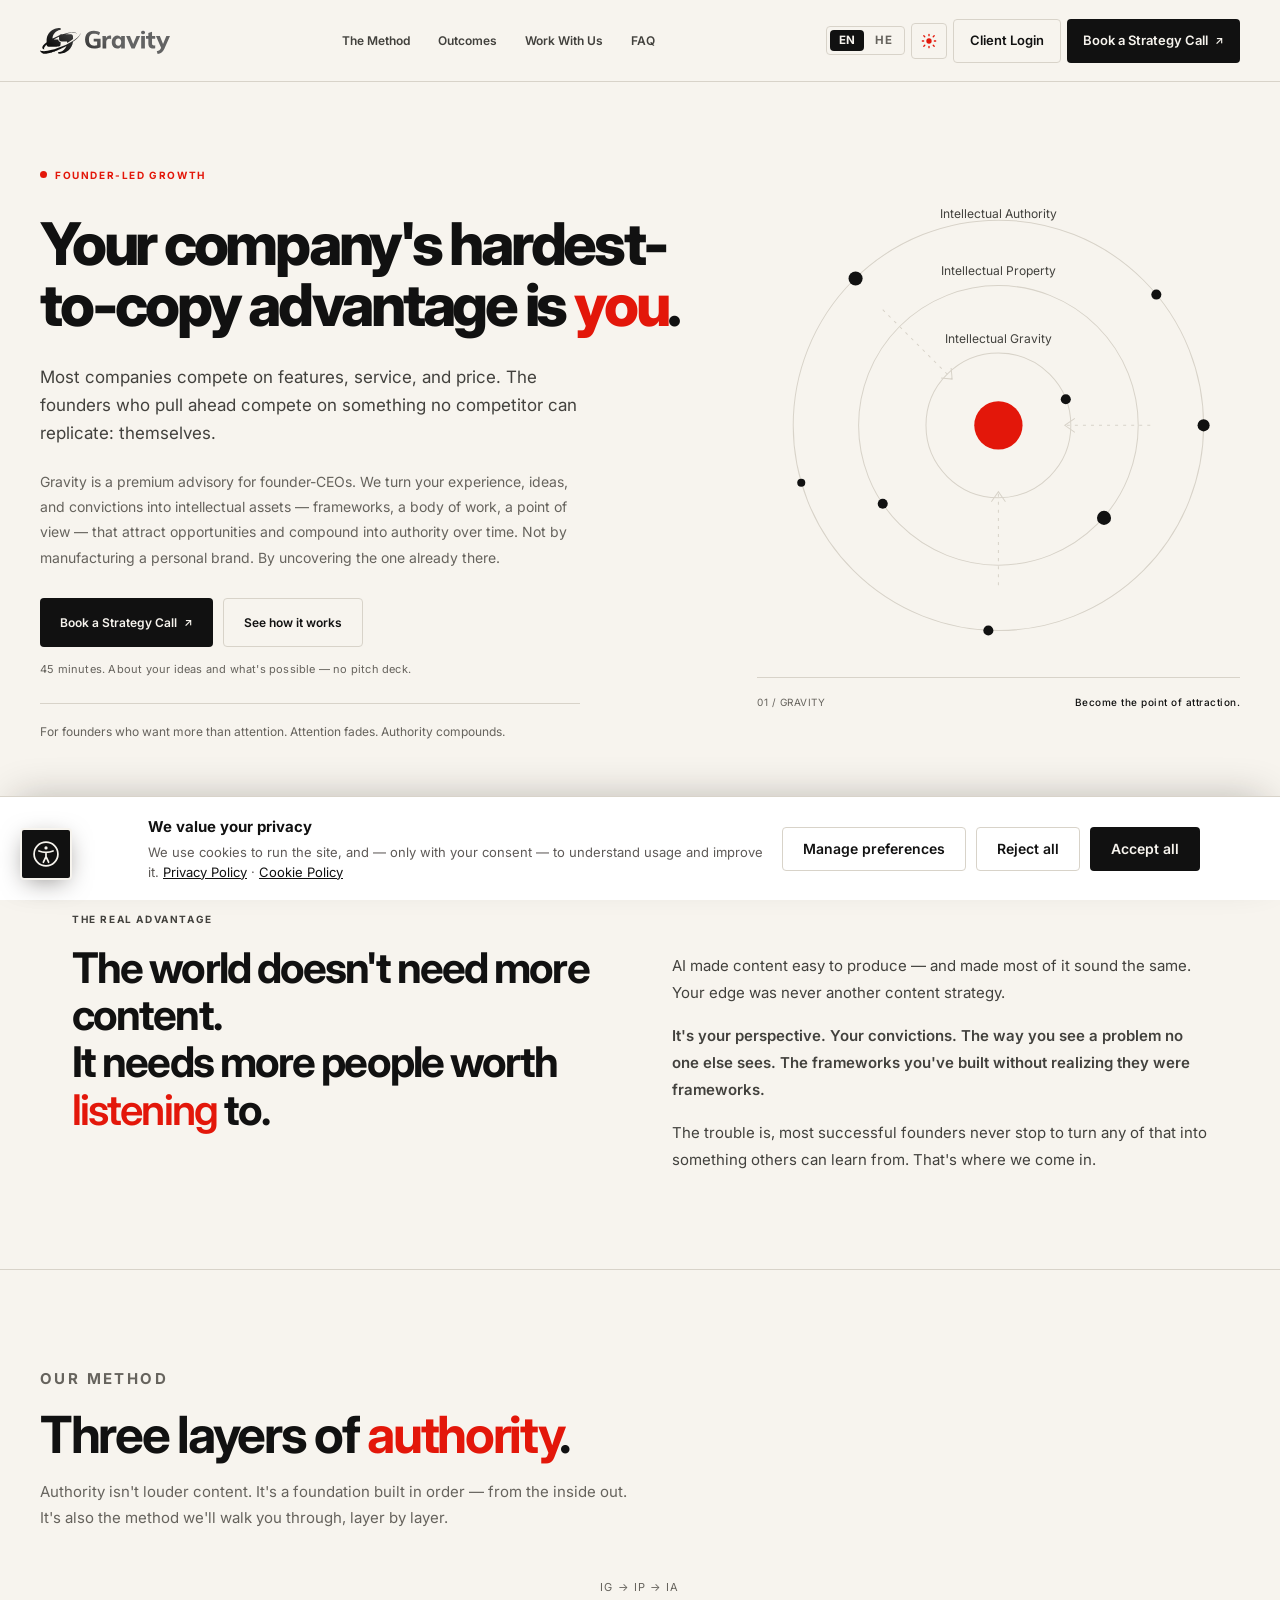
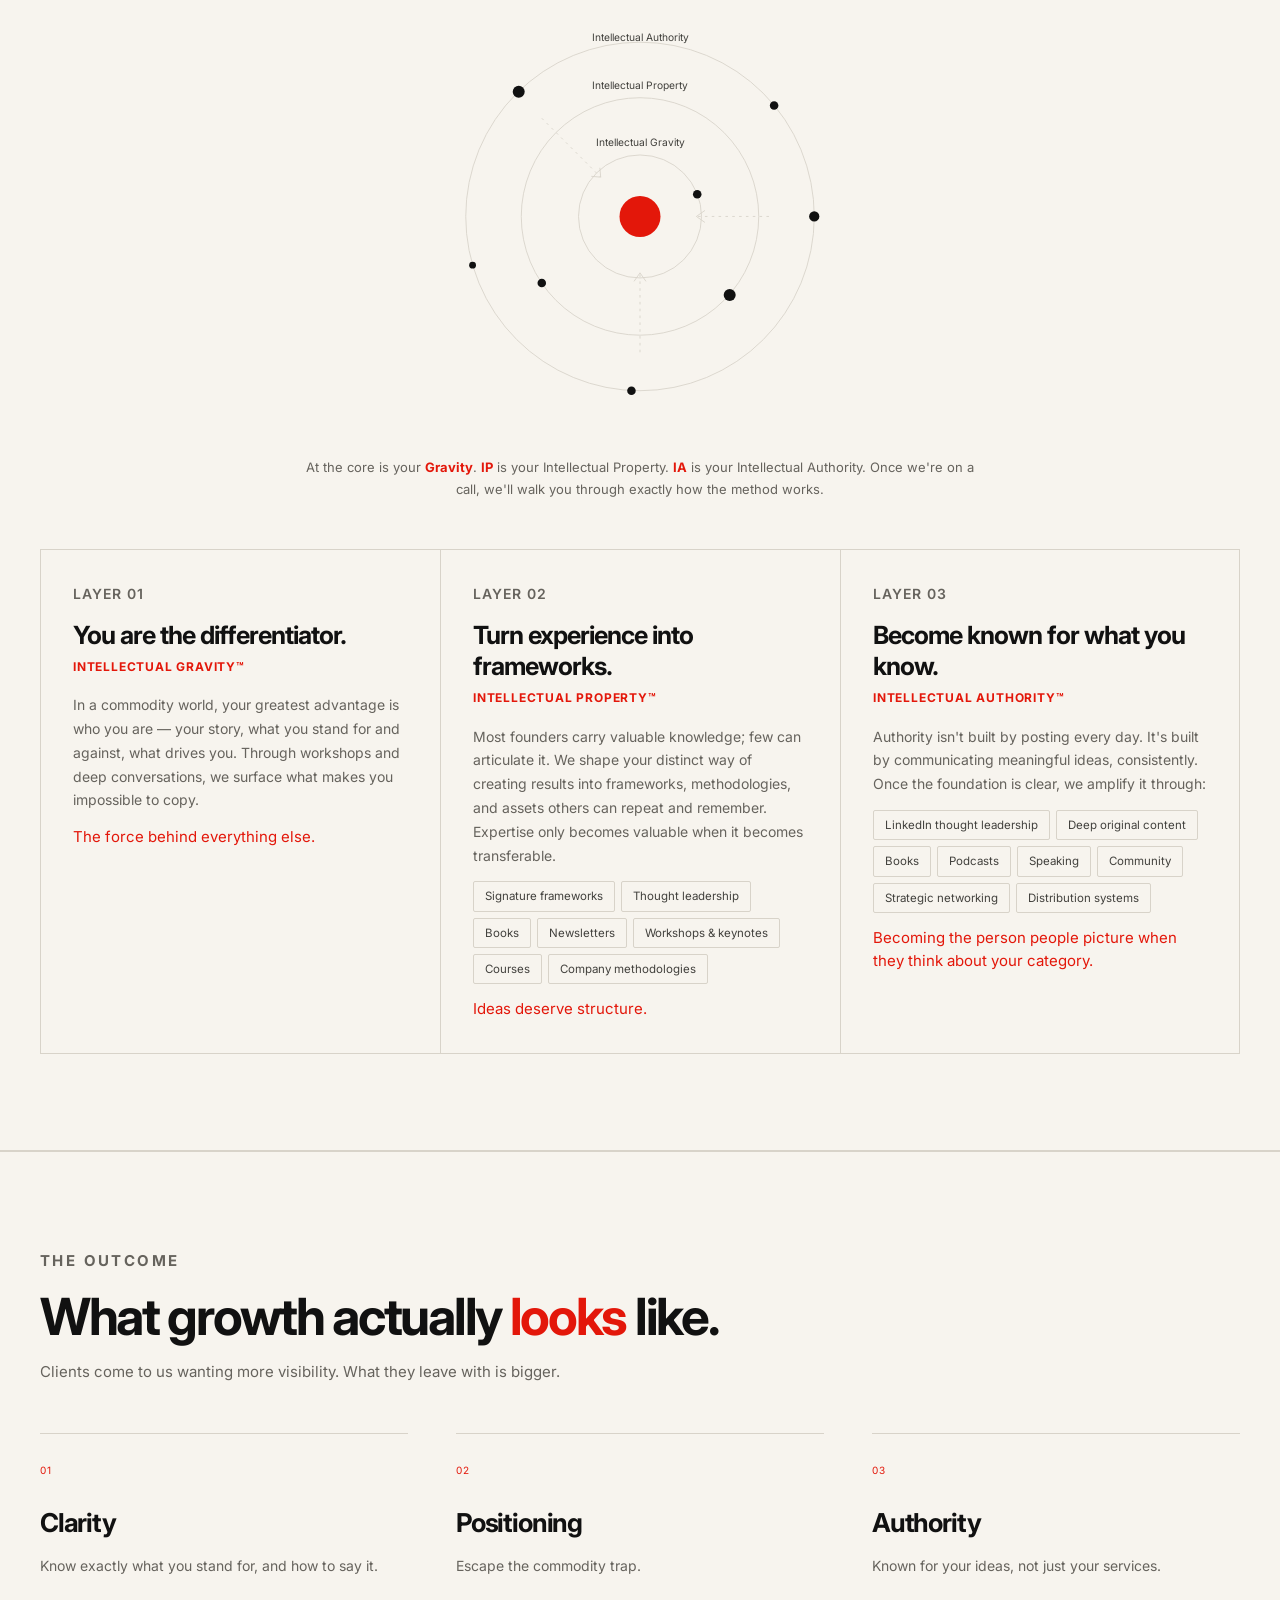
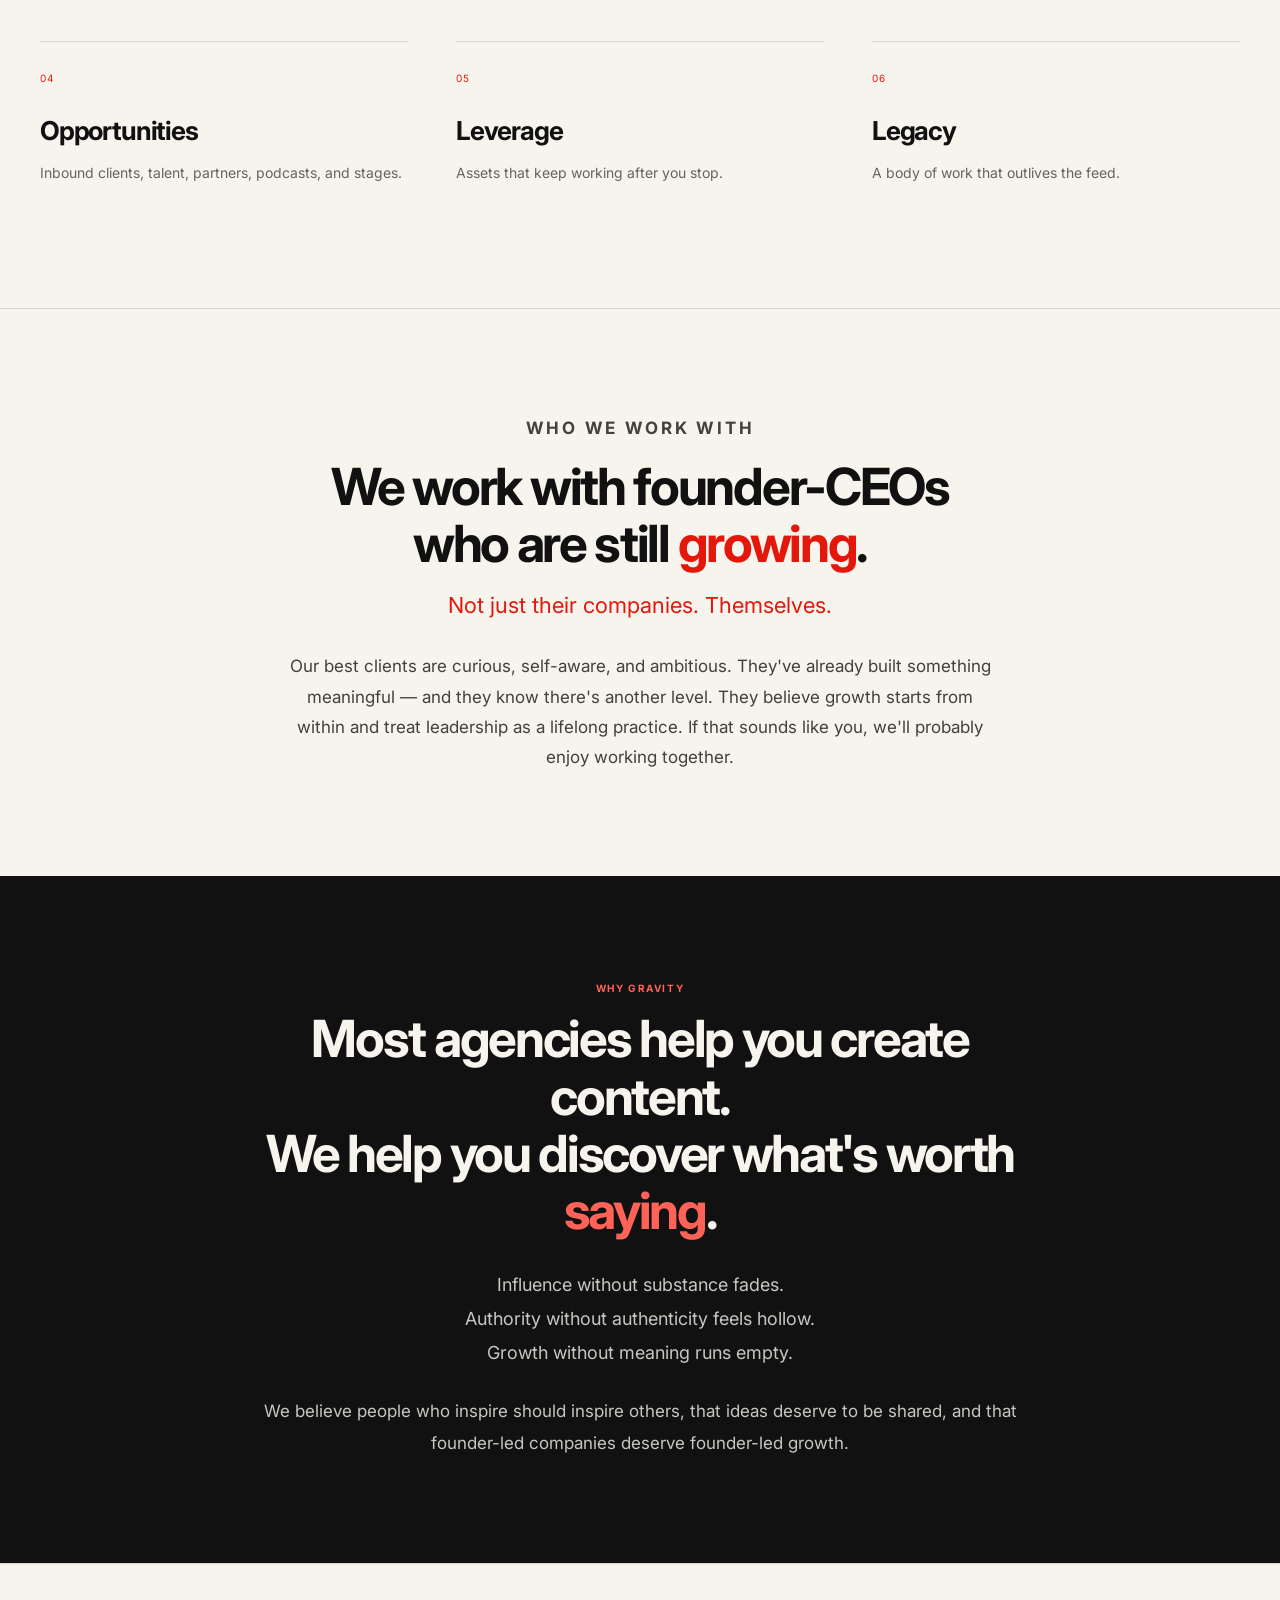
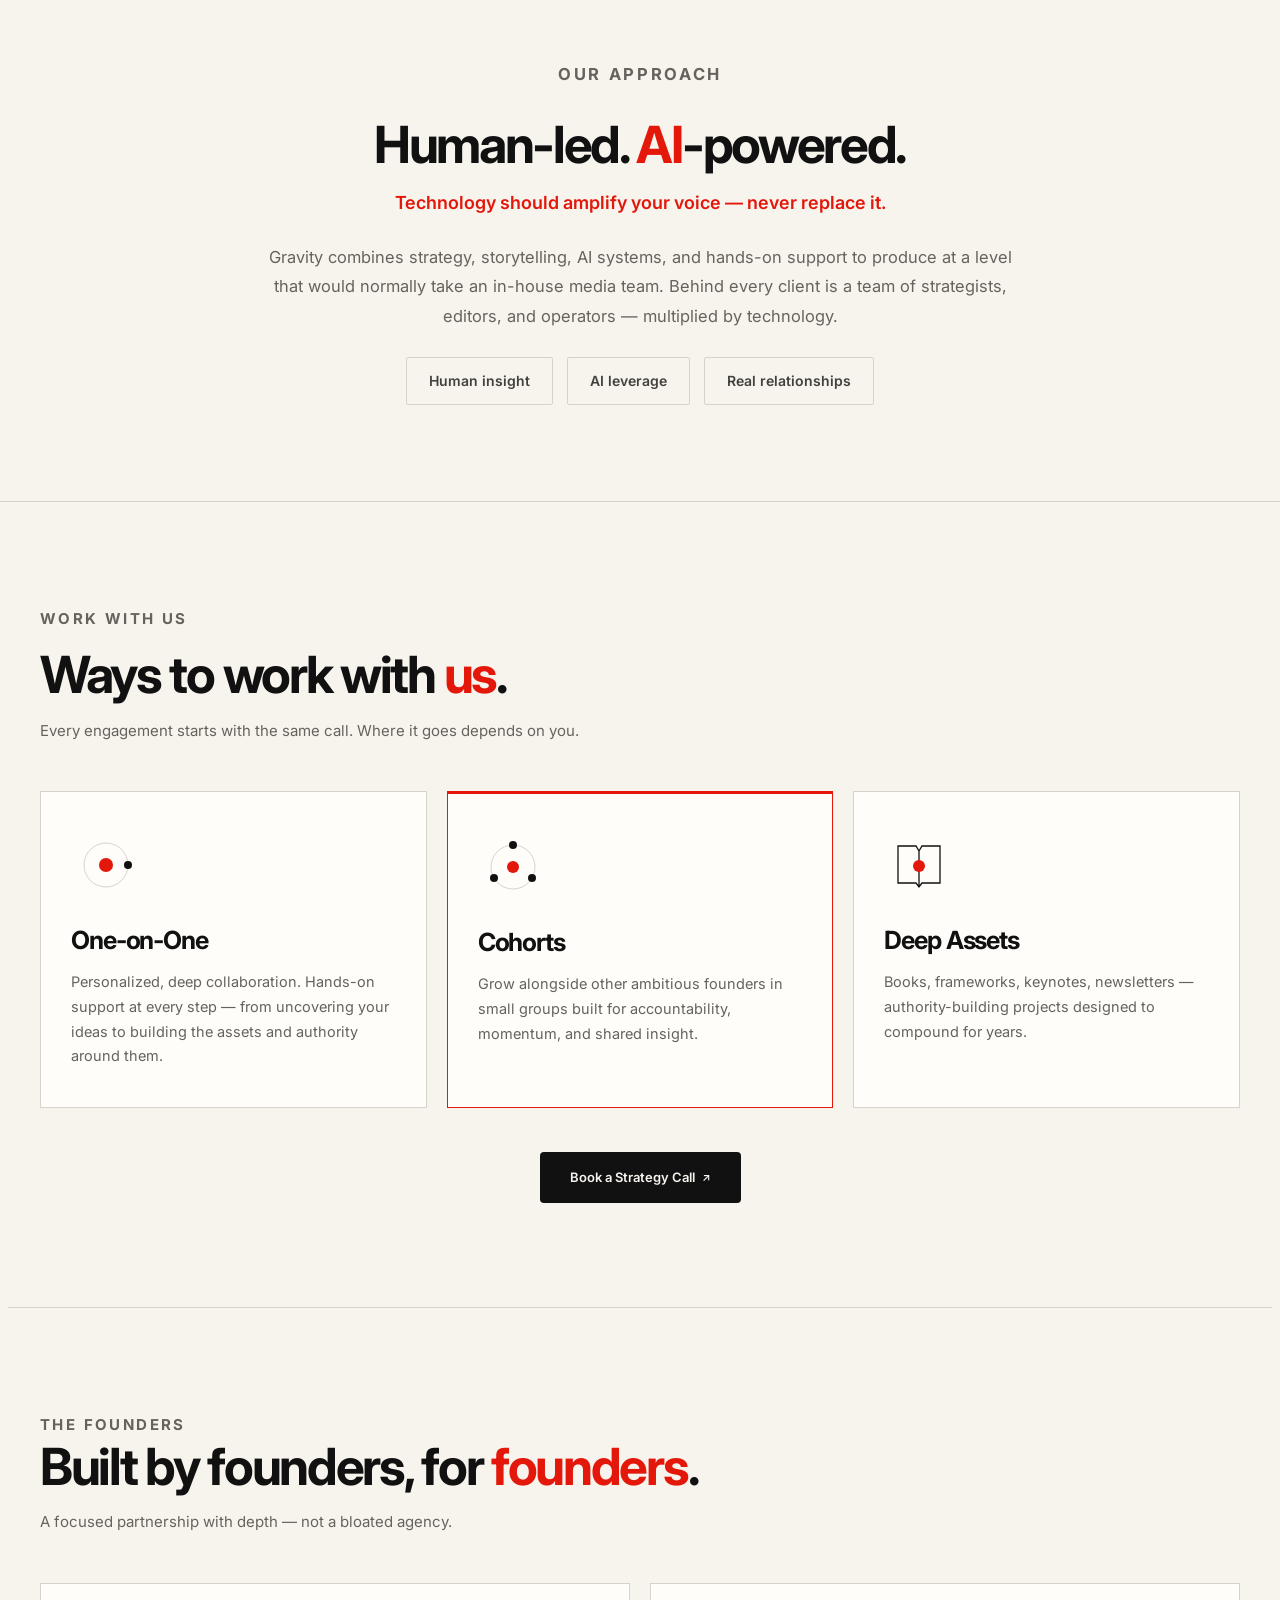
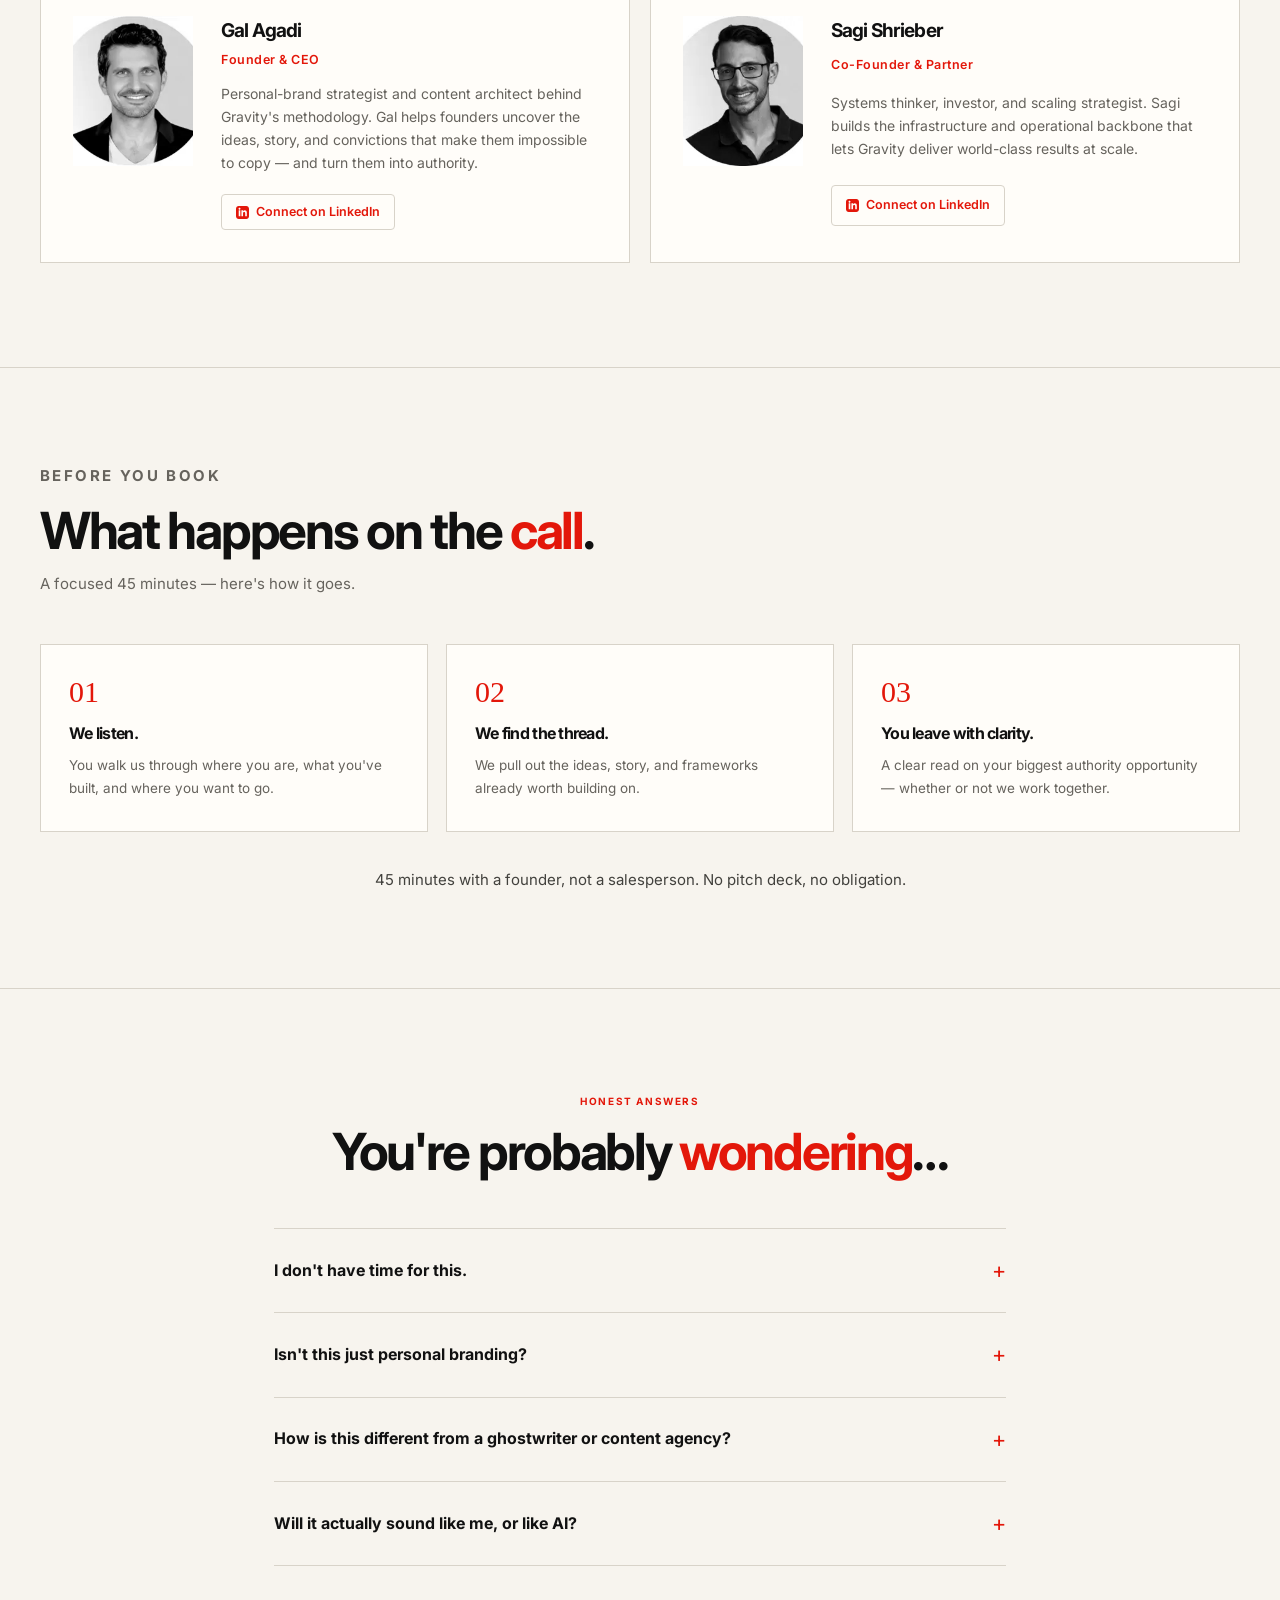
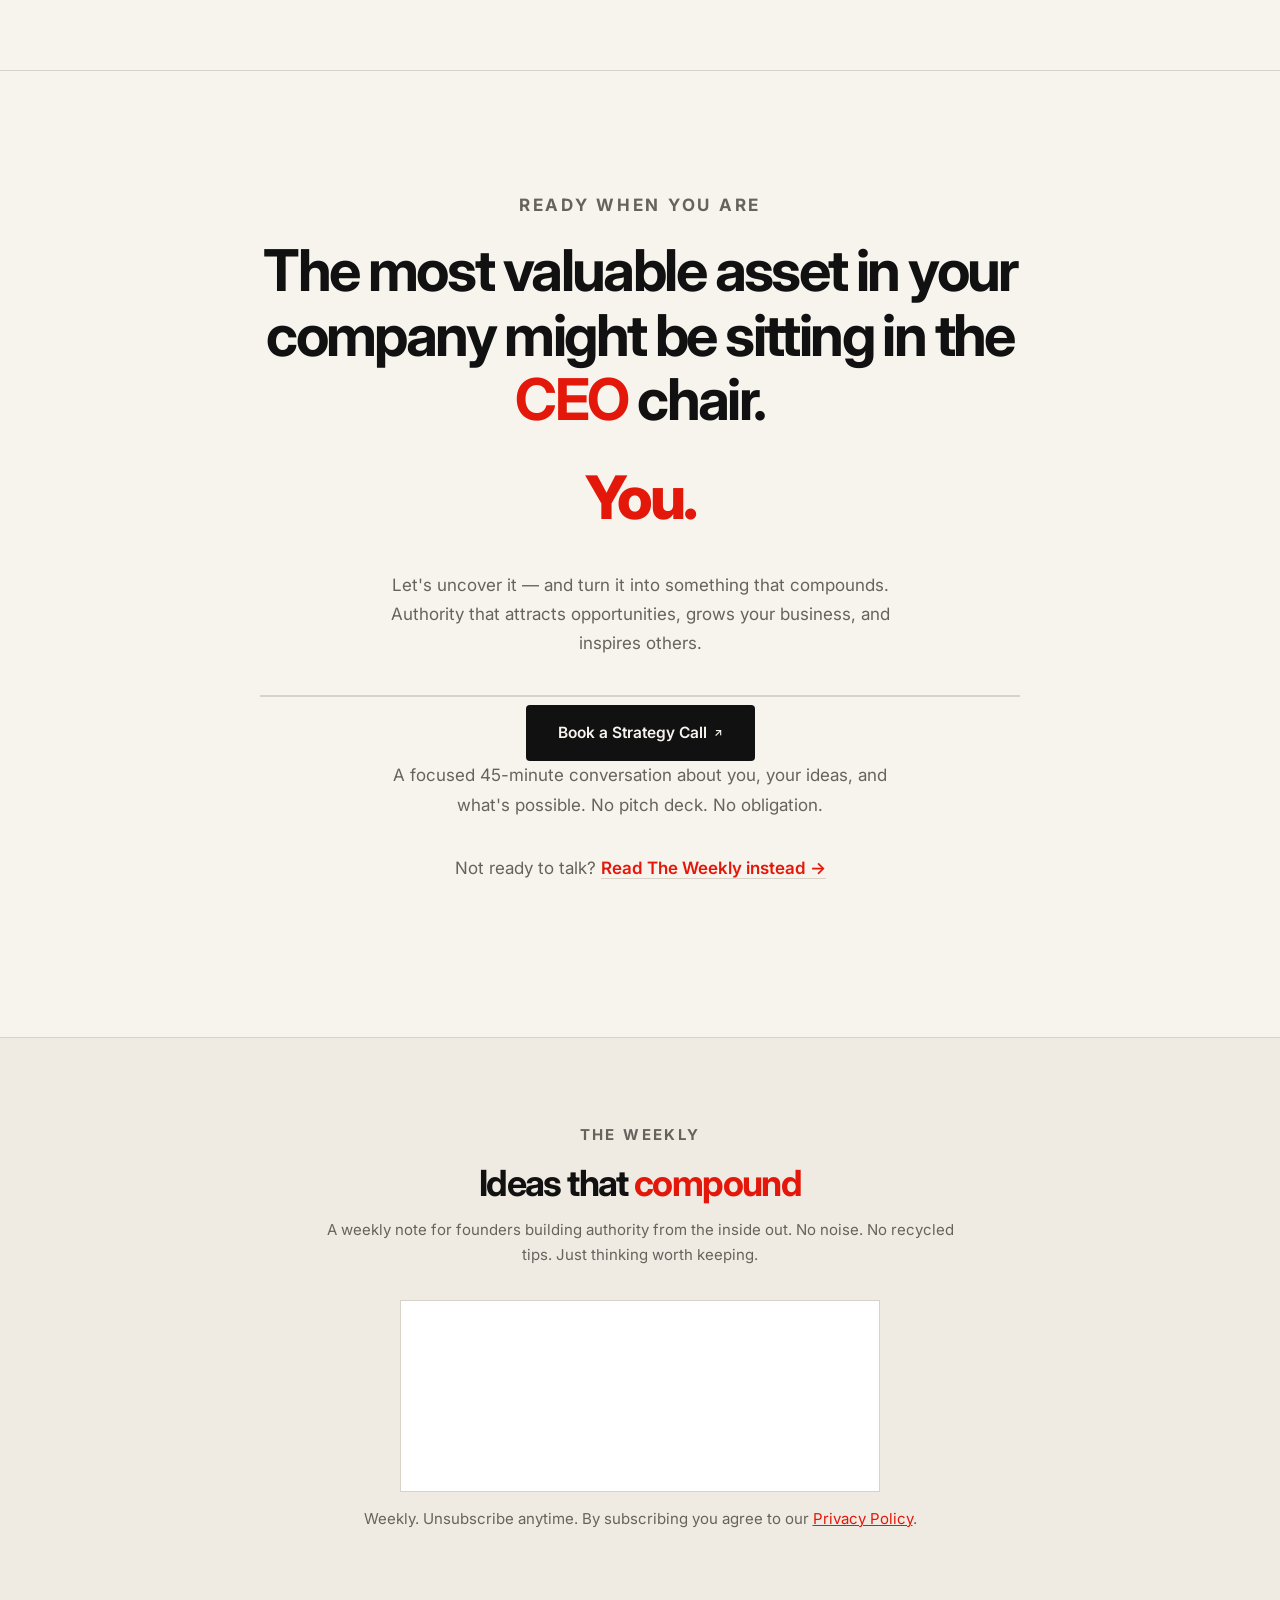
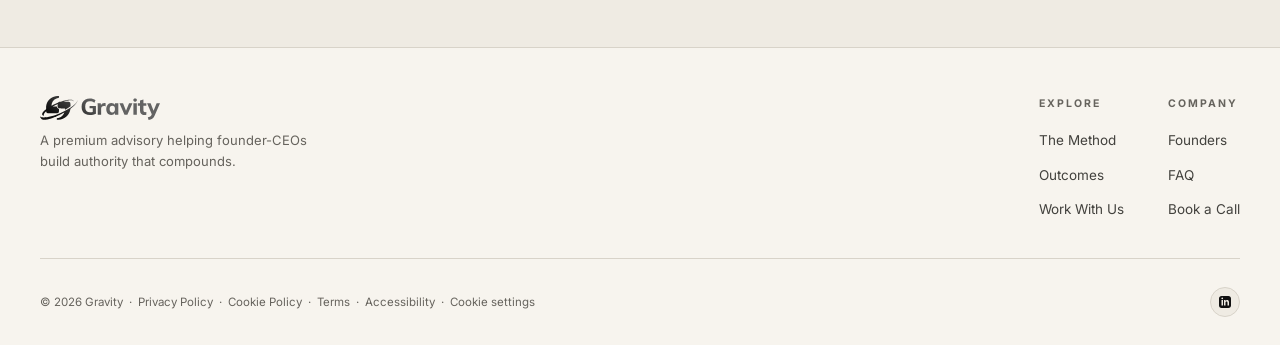
<file: index.html>
<!DOCTYPE html>
<html lang="en">
<head>
  <meta charset="UTF-8">
  <meta name="viewport" content="width=device-width, initial-scale=1.0">
  <!-- Language auto-routing (client-side fallback; Edge Middleware handles geo before this runs).
       Explicit choice (cookie/localStorage) always wins; otherwise Hebrew browsers go to /he. -->
  <script>
  (function(){try{
    var c=document.cookie.match(/(?:^|;\s*)g-lang=(en|he)/);
    var pref=(c&&c[1])||(function(){try{return localStorage.getItem('g-lang')}catch(e){return null}})();
    if(pref==='en')return;
    if(pref==='he'){location.replace('/he');return;}
    var l=(navigator.languages&&navigator.languages.length?navigator.languages.join(','):(navigator.language||'')).toLowerCase();
    if(/(?:^|[,\s])(he|iw)\b/.test(l)){location.replace('/he');}
  }catch(e){}})();
  </script>
  <title>Gravity — Authority That Compounds for Founder-CEOs</title>
  <link rel="canonical" href="https://growgravity.com/">
  <link rel="alternate" hreflang="en" href="https://growgravity.com/">
  <link rel="alternate" hreflang="he" href="https://growgravity.com/he">
  <link rel="alternate" hreflang="x-default" href="https://growgravity.com/">
  <meta name="description" content="Gravity is a premium advisory that helps founder-CEOs turn who they are, what they know, and what they believe into authority that attracts opportunities and compounds over time.">
  <meta property="og:title" content="You Are the Gravity Behind Your Company's Growth">
  <meta property="og:description" content="The founders who stand out don't compete on features or price. They compete on themselves. Gravity helps you turn experience, ideas, and convictions into authority that compounds.">
  <meta property="og:url" content="https://growgravity.com/">
  <meta property="og:type" content="website">
  <meta property="og:image" content="https://growgravity.com/assets/og-gravity-en.png">
  <meta property="og:image:width" content="1200">
  <meta property="og:image:height" content="630">
  <meta property="og:image:alt" content="Gravity: your hardest-to-copy advantage is you.">
  <meta property="og:site_name" content="Gravity">
  <meta property="og:locale" content="en_US">
  <meta property="og:locale:alternate" content="he_IL">
  <meta name="twitter:card" content="summary_large_image">
  <meta name="twitter:image" content="https://growgravity.com/assets/og-gravity-en.png">
  <meta name="twitter:title" content="You Are the Gravity Behind Your Company's Growth">
  <meta name="twitter:description" content="A premium advisory helping founder-CEOs build authority that compounds.">
  <link rel="icon" type="image/svg+xml" href="assets/Gravity ICON - dark.svg">
  <link rel="preconnect" href="https://fonts.googleapis.com">
  <link rel="preconnect" href="https://fonts.gstatic.com" crossorigin>
  <link rel="stylesheet" href="https://fonts.googleapis.com/css2?family=Inter:wght@400;500;600;700;800;900&family=Heebo:wght@400;500;600;700;800;900&display=swap">
  <style>
    :root {
      --bg: #F5F0ED;
      --bg2: #EDE6E1;
      --card: #FFFFFF;
      --border: #D8CFC9;
      --t1: #1a1410;
      --t2: rgba(26,20,16,.72);
      --t3: rgba(26,20,16,.68);
      --acc: #7A5C4A;
      --acc2: #A0857A;
      --acc3: #6B5548;
      --hdr: rgba(245,240,237,.9);
      --glow: rgba(139,111,94,.1);
      --glow2: rgba(139,111,94,.2);
      --shadow: 0 1px 3px rgba(26,20,16,.05),0 4px 20px rgba(26,20,16,.04);
      --btn-t: #FAF7F5;
      --svg-f: #1a1410;
    }
    :root.dark {
      --bg: #0C0B0A;
      --bg2: #141210;
      --card: #1A1714;
      --border: #2C2520;
      --t1: #F5F0ED;
      --t2: rgba(245,240,237,.72);
      --t3: rgba(245,240,237,.60);
      --acc: #C9A898;
      --acc2: #B08878;
      --acc3: #E8D5CC;
      --hdr: rgba(12,11,10,.9);
      --glow: rgba(201,168,152,.09);
      --glow2: rgba(201,168,152,.18);
      --shadow: none;
      --btn-t: #0C0B0A;
      --svg-f: #F5F0ED;
    }
    *,*::before,*::after{margin:0;padding:0;box-sizing:border-box}
    html{scroll-behavior:smooth}
    body{font-family:'Urbanist',sans-serif;background:var(--bg);color:var(--t1);line-height:1.6;overflow-x:hidden;transition:background .35s,color .35s}
    a{color:inherit;text-decoration:none}
    img{max-width:100%;height:auto;display:block}
    /* Keyboard accessibility */
    .skip-link{position:absolute;left:50%;top:-60px;transform:translateX(-50%);z-index:2000;
      background:var(--acc);color:var(--btn-t,#fff);padding:10px 20px;border-radius:0 0 10px 10px;
      font-size:14px;font-weight:600;transition:top .2s}
    .skip-link:focus{top:0}
    :focus-visible{outline:3px solid var(--acc);outline-offset:2px;border-radius:3px}

    /* ── HEADER ── */
    .hdr{
      position:fixed;top:14px;left:50%;transform:translateX(-50%);
      z-index:1000;width:calc(100% - 40px);max-width:1160px;height:62px;
      display:flex;align-items:center;justify-content:space-between;padding:0 24px;
      background:var(--hdr);backdrop-filter:blur(20px);-webkit-backdrop-filter:blur(20px);
      border:1px solid var(--border);border-radius:18px;
      transition:background .35s,border-color .35s;
    }
    .hdr-logo img{height:26px}
    .logo-d{display:block}.logo-l{display:none}
    :root.dark .logo-d{display:none}:root.dark .logo-l{display:block}
    .hdr-nav{display:flex;gap:22px}
    .hdr-nav a{font-size:13.5px;font-weight:500;color:var(--t2);transition:color .25s}
    .hdr-nav a:hover{color:var(--acc)}
    .hdr-actions{display:flex;align-items:center;gap:6px}

    /* Buttons */
    .btn{display:inline-flex;align-items:center;gap:7px;padding:10px 20px;border-radius:100px;
      font-family:'Urbanist',sans-serif;font-size:13.5px;font-weight:600;cursor:pointer;
      transition:all .22s;border:none;text-decoration:none;white-space:nowrap}
    .btn-sm{padding:8px 16px;font-size:12.5px}
    .btn-lg{padding:15px 30px;font-size:15.5px}
    .btn-ghost{background:transparent;border:1px solid var(--border);color:var(--t2)}
    .btn-ghost:hover{border-color:var(--acc);color:var(--acc);background:var(--glow)}
    .btn-primary{background:var(--acc);color:var(--btn-t)}
    .btn-primary:hover{background:var(--acc2);transform:translateY(-1px)}
    .btn-outline{background:transparent;border:1.5px solid var(--acc);color:var(--acc)}
    .btn-outline:hover{background:var(--acc);color:var(--btn-t)}
    .arr{font-size:11px;transition:transform .22s}
    .btn:hover .arr{transform:translate(2px,-2px)}
    .ico-btn{width:36px;height:36px;border-radius:50%;border:1px solid var(--border);background:var(--bg2);
      display:flex;align-items:center;justify-content:center;cursor:pointer;transition:all .25s;flex-shrink:0}
    .ico-btn:hover{border-color:var(--acc);background:var(--glow)}
    .ico-btn svg{width:16px;height:16px}

    /* Language switch */
    .lang-switch{display:inline-flex;align-items:center;gap:2px;border:1px solid var(--border);
      border-radius:100px;padding:3px;background:var(--bg2)}
    .lang-opt{font-size:11.5px;font-weight:700;letter-spacing:.3px;color:var(--t3);
      padding:5px 9px;border-radius:100px;transition:all .2s;line-height:1;cursor:pointer}
    .lang-opt:hover{color:var(--acc)}
    .lang-opt.active{background:var(--acc);color:var(--btn-t)}
    /* Theme toggle inside mobile menu */
    .mob-theme{display:flex;align-items:center;justify-content:space-between;width:100%;
      font-family:'Urbanist',sans-serif;font-size:18px;font-weight:600;color:var(--t2);
      padding:14px 0;background:none;border:none;border-bottom:1px solid var(--border);
      cursor:pointer;text-align:start}
    .mob-theme:hover{color:var(--acc)}
    @media(max-width:768px){
      .hdr-actions .theme-btn{display:none}
      .hdr-actions .btn-primary{display:none}
    }

    /* ── HERO ── */
    .hero{min-height:100vh;display:flex;align-items:center;justify-content:center;
      padding:130px 24px 80px;position:relative;overflow:hidden;text-align:center}
    .hero::before{content:'';position:absolute;top:25%;left:50%;transform:translate(-50%,-50%);
      width:700px;height:500px;
      background:radial-gradient(ellipse,var(--glow2) 0%,transparent 68%);pointer-events:none}
    .hero-in{max-width:920px;position:relative;z-index:1}
    .eyebrow{display:inline-flex;align-items:center;gap:8px;padding:6px 16px;
      border:1px solid var(--border);border-radius:100px;
      font-size:11.5px;font-weight:700;letter-spacing:2px;text-transform:uppercase;
      color:var(--acc);margin-bottom:36px;background:var(--glow)}
    .dot{width:6px;height:6px;border-radius:50%;background:var(--acc);
      animation:pdot 2s ease-in-out infinite;flex-shrink:0}
    @keyframes pdot{0%,100%{opacity:.5;transform:scale(1)}50%{opacity:1;transform:scale(1.4)}}
    .hero h1{font-family:'Playfair Display',serif;font-size:74px;font-weight:500;
      line-height:1.06;letter-spacing:-1.5px;margin-bottom:26px}
    .hero h1 em{font-style:italic;color:var(--acc)}
    .hero-sub{font-size:19px;color:var(--t2);max-width:620px;margin:0 auto 20px;line-height:1.6;font-weight:500}
    .hero-body{font-size:16px;color:var(--t3);max-width:600px;margin:0 auto 38px;line-height:1.72}
    .hero-cta{display:flex;justify-content:center;gap:10px;flex-wrap:wrap;margin-bottom:14px}
    .hero-cta .btn{padding:15px 30px;font-size:15px}
    .hero-note{font-size:12.5px;color:var(--t3);letter-spacing:.2px}
    .hero-trust{margin-top:30px;font-size:14px;color:var(--t3);font-style:italic;font-family:'Playfair Display',serif}

    /* ── PROOF STRIP ── */
    .proof{padding:34px 24px;background:var(--bg2);border-top:1px solid var(--border);border-bottom:1px solid var(--border)}
    .proof-in{max-width:1060px;margin:0 auto;text-align:center}
    .proof-lbl{font-size:10.5px;font-weight:700;letter-spacing:2.5px;text-transform:uppercase;color:var(--t3);margin-bottom:20px}
    .proof-logos{display:flex;justify-content:center;align-items:center;gap:18px;flex-wrap:wrap}
    /* PROOF: replace these placeholder slots with real client logos / wordmarks when available */
    .logo-slot{width:128px;height:38px;border:1px dashed var(--border);border-radius:8px;
      display:flex;align-items:center;justify-content:center;opacity:.5;
      font-size:10px;letter-spacing:1.5px;text-transform:uppercase;color:var(--t3)}

    /* ── SHARED ── */
    .lbl{font-size:11px;font-weight:700;letter-spacing:2.5px;text-transform:uppercase;color:var(--acc);margin-bottom:14px}
    .sec-h{font-family:'Playfair Display',serif;font-size:46px;font-weight:500;line-height:1.15}
    .sec-h em{font-style:italic;color:var(--acc)}
    .sec-p{font-size:16.5px;color:var(--t3);line-height:1.78}

    /* ── ADVANTAGE / STATEMENT ── */
    .stmt{padding:104px 24px;max-width:840px;margin:0 auto;text-align:center}
    .stmt h2{margin-bottom:26px}
    .stmt p{font-size:18px;color:var(--t2);line-height:1.8;max-width:680px;margin:0 auto}
    .stmt p + p{margin-top:18px}
    .stmt .lead{color:var(--t2);font-weight:600}
    .stmt em{font-style:normal;color:var(--acc);font-weight:600}

    /* ── METHOD / THREE LAYERS ── */
    .method{padding:104px 24px;background:var(--bg2);border-top:1px solid var(--border);border-bottom:1px solid var(--border)}
    .method-in{max-width:1060px;margin:0 auto}
    .method-hdr{text-align:center;max-width:600px;margin:0 auto 8px}
    .method-hdr h2{margin-bottom:16px}
    .method-hdr p{font-size:17px;color:var(--t3);line-height:1.72}
    .method-note{text-align:center;max-width:580px;margin:26px auto 0;font-size:14.5px;color:var(--t3);line-height:1.72}
    .method-note strong{color:var(--acc);font-weight:700}

    /* circles animation */
    .circles{position:relative;width:min(360px,78vw);aspect-ratio:1;margin:48px auto 4px}
    .ring{position:absolute;left:50%;top:50%;transform:translate(-50%,-50%);border-radius:50%;border:1px solid var(--border)}
    .ring-a{width:100%;height:100%}
    .ring-p{width:64%;height:64%;background:radial-gradient(circle at center,transparent 58%,var(--glow) 100%)}
    .ring-g{width:32%;height:32%;border-color:var(--acc);
      background:radial-gradient(circle,var(--glow2),var(--glow));
      display:flex;align-items:center;justify-content:center;animation:corepulse 4.5s ease-in-out infinite}
    .ring-g span{font-family:'Playfair Display',serif;font-style:italic;font-size:16px;color:var(--acc)}
    @keyframes corepulse{0%,100%{box-shadow:0 0 0 0 var(--glow2)}50%{box-shadow:0 0 44px 8px var(--glow2)}}
    .ring-tag{position:absolute;top:-9px;left:50%;transform:translateX(-50%);background:var(--bg2);
      padding:0 10px;font-size:10px;font-weight:700;letter-spacing:1.5px;text-transform:uppercase;
      color:var(--t3);white-space:nowrap}
    .ring-a > .ring-tag{color:var(--acc)}
    .orbit{position:absolute;left:50%;top:50%;transform:translate(-50%,-50%);border-radius:50%;pointer-events:none}
    .orbit-a{width:100%;height:100%;animation:spin 22s linear infinite}
    .orbit-p{width:64%;height:64%;animation:spin 15s linear infinite reverse}
    .orbit .od{position:absolute;top:-5px;left:50%;margin-left:-5px;width:10px;height:10px;border-radius:50%;
      background:var(--acc);box-shadow:0 0 14px 3px var(--glow2)}
    @keyframes spin{to{transform:translate(-50%,-50%) rotate(360deg)}}

    .layers{display:grid;grid-template-columns:repeat(3,1fr);gap:16px;margin-top:60px}
    .layer{background:var(--card);border:1px solid var(--border);border-radius:20px;padding:32px 28px;
      box-shadow:var(--shadow);transition:border-color .25s,transform .25s}
    .layer:hover{border-color:var(--acc);transform:translateY(-2px)}
    .layer-n{font-family:'Playfair Display',serif;font-size:13px;color:var(--acc);font-weight:600;
      letter-spacing:1px;text-transform:uppercase;margin-bottom:16px}
    .layer h3{font-size:20px;font-weight:700;margin-bottom:6px;line-height:1.25}
    .layer .tname{font-size:12px;font-weight:700;letter-spacing:.8px;text-transform:uppercase;
      color:var(--acc);margin-bottom:16px}
    .layer p{font-size:14px;color:var(--t3);line-height:1.7;margin-bottom:14px}
    .chips{display:flex;flex-wrap:wrap;gap:6px;margin:14px 0}
    .chip{font-size:11.5px;padding:5px 11px;border-radius:100px;background:var(--glow);
      border:1px solid var(--border);color:var(--t2)}
    .layer .accent{font-style:italic;color:var(--acc);font-family:'Playfair Display',serif;
      font-size:15px;line-height:1.5;display:block;margin-top:4px}

    /* ── TESTIMONIALS ── */
    .tmint{padding:104px 24px;max-width:1060px;margin:0 auto}
    .tmint-hdr{text-align:center;margin-bottom:52px}
    .tmint-hdr h2{margin-bottom:12px}
    .tmint-hdr p{font-size:16px;color:var(--t3)}
    .tgridq{display:grid;grid-template-columns:repeat(3,1fr);gap:18px}
    /* TESTIMONIALS: replace placeholder cards below with real, attributed client quotes. No fabricated quotes shipped. */
    .qc{background:var(--card);border:1px solid var(--border);border-radius:20px;padding:30px 28px;
      box-shadow:var(--shadow);display:flex;flex-direction:column;gap:18px}
    .qc .qmark{font-family:'Playfair Display',serif;font-size:46px;line-height:.6;color:var(--border)}
    .qc .qtext{font-size:15px;color:var(--t2);line-height:1.7;font-style:italic;flex:1}
    .qc .qwho{display:flex;align-items:center;gap:12px;padding-top:6px;border-top:1px solid var(--border)}
    .qc .qav{width:42px;height:42px;border-radius:50%;background:var(--bg2);border:1px dashed var(--border);flex-shrink:0}
    .qc .qname{font-size:13.5px;font-weight:700;color:var(--t1)}
    .qc .qrole{font-size:12px;color:var(--t3)}

    /* ── OUTCOMES ── */
    .outcomes{padding:104px 24px;background:var(--bg2);border-top:1px solid var(--border);border-bottom:1px solid var(--border)}
    .outcomes-in{max-width:1060px;margin:0 auto}
    .outcomes-hdr{text-align:center;max-width:560px;margin:0 auto 52px}
    .outcomes-hdr h2{margin-bottom:14px}
    .outcomes-hdr p{font-size:17px;color:var(--t3);line-height:1.72}
    .ogrid{display:grid;grid-template-columns:repeat(3,1fr);gap:16px}
    .oc{background:var(--card);border:1px solid var(--border);border-radius:18px;padding:30px 26px;
      box-shadow:var(--shadow);transition:border-color .25s,transform .25s}
    .oc:hover{border-color:var(--acc);transform:translateY(-2px)}
    .oc h4{font-family:'Playfair Display',serif;font-size:22px;font-weight:500;margin-bottom:10px;color:var(--t1)}
    .oc p{font-size:14px;color:var(--t3);line-height:1.65}

    /* ── WHO / WHY (centered statement variants) ── */
    .who{padding:104px 24px;max-width:760px;margin:0 auto;text-align:center}
    .who h2{margin-bottom:14px}
    .who .who-sub{font-family:'Playfair Display',serif;font-style:italic;font-size:22px;color:var(--acc);margin-bottom:26px}
    .who p{font-size:17px;color:var(--t2);line-height:1.78}

    .why{padding:104px 24px;border-top:1px solid var(--border)}
    .why-in{max-width:780px;margin:0 auto;text-align:center}
    .why h2{margin-bottom:28px}
    .why .why-lines{font-size:18px;color:var(--t2);line-height:1.9}
    .why .why-lines em{font-style:normal;color:var(--acc);font-weight:600}
    .why .why-creed{margin-top:26px;font-size:17px;color:var(--t3);line-height:1.85}

    /* ── HUMAN-LED AI ── */
    .aih{padding:104px 24px;background:var(--bg2);border-top:1px solid var(--border);border-bottom:1px solid var(--border)}
    .aih-in{max-width:760px;margin:0 auto;text-align:center}
    .aih h2{margin-bottom:14px}
    .aih .aih-sub{font-size:18px;color:var(--acc);font-weight:600;margin-bottom:24px}
    .aih p{font-size:16.5px;color:var(--t3);line-height:1.78;margin-bottom:26px}
    .aih-pillars{display:flex;justify-content:center;gap:14px;flex-wrap:wrap}
    .aih-pill{padding:12px 22px;border:1px solid var(--border);border-radius:100px;background:var(--card);
      box-shadow:var(--shadow);font-size:14px;font-weight:600;color:var(--t2)}

    /* ── ENGAGEMENTS ── */
    .engage{padding:104px 24px;max-width:1060px;margin:0 auto}
    .engage-hdr{text-align:center;max-width:560px;margin:0 auto 52px}
    .engage-hdr h2{margin-bottom:14px}
    .engage-hdr p{font-size:17px;color:var(--t3);line-height:1.72}
    .egrid{display:grid;grid-template-columns:repeat(3,1fr);gap:20px;align-items:stretch}
    .ec{background:var(--card);border:1px solid var(--border);border-radius:24px;padding:38px 30px;
      box-shadow:var(--shadow);transition:transform .25s,border-color .25s;display:flex;flex-direction:column}
    .ec:hover{transform:translateY(-4px);border-color:var(--acc)}
    .ec.feat{border-color:var(--acc);background:linear-gradient(160deg,var(--card) 0%,var(--glow) 100%)}
    .ec-ico{width:46px;height:46px;border-radius:13px;background:var(--glow);border:1px solid var(--border);
      display:flex;align-items:center;justify-content:center;font-size:20px;margin-bottom:20px}
    .ec h3{font-family:'Playfair Display',serif;font-size:25px;font-weight:500;margin-bottom:10px}
    .ec p{font-size:14.5px;color:var(--t3);line-height:1.7}
    .engage-cta{text-align:center;margin-top:44px}

    /* ── FOUNDERS / TEAM ── */
    .team{padding:104px 24px;max-width:1060px;margin:0 auto}
    .thdr{text-align:center;margin-bottom:56px}
    .thdr h2{margin-bottom:14px}
    .thdr p{font-size:17px;color:var(--t3);max-width:480px;margin:0 auto;line-height:1.72}
    .tgrid{display:grid;grid-template-columns:1fr 1fr;gap:20px}
    .tcard{background:var(--card);border:1px solid var(--border);border-radius:24px;
      padding:42px 32px 36px;text-align:center;box-shadow:var(--shadow);
      transition:border-color .25s,transform .25s}
    .tcard:hover{border-color:var(--acc);transform:translateY(-3px)}
    .tav{width:110px;height:110px;border-radius:50%;margin:0 auto 18px;overflow:hidden;
      border:2px solid var(--border);background:var(--bg2);transition:border-color .25s}
    .tcard:hover .tav{border-color:var(--acc)}
    .tav img{width:100%;height:100%;object-fit:cover}
    .tcard h3{font-size:19px;font-weight:700;margin-bottom:4px}
    .tcard .role{font-size:12.5px;color:var(--acc);font-weight:600;letter-spacing:.5px;margin-bottom:12px}
    .tcard .bio{font-size:13.5px;color:var(--t3);line-height:1.65}
    .tcard-li{display:inline-flex;align-items:center;gap:7px;margin-top:18px;
      font-size:12.5px;font-weight:600;color:var(--acc);
      padding:7px 14px;border:1px solid var(--border);border-radius:100px;
      transition:all .22s}
    .tcard-li:hover{border-color:var(--acc);background:var(--glow)}
    .tcard-li svg{width:13px;height:13px;fill:var(--acc);flex-shrink:0}

    /* ── WHAT TO EXPECT ── */
    .expect{padding:104px 24px;background:var(--bg2);border-top:1px solid var(--border);border-bottom:1px solid var(--border)}
    .expect-in{max-width:1060px;margin:0 auto}
    .expect-hdr{text-align:center;margin-bottom:52px}
    .expect-hdr h2{margin-bottom:12px}
    .expect-hdr p{font-size:16px;color:var(--t3)}
    .esteps{display:grid;grid-template-columns:repeat(3,1fr);gap:18px}
    .estep{background:var(--card);border:1px solid var(--border);border-radius:20px;padding:32px 28px;box-shadow:var(--shadow)}
    .estep .enum{font-family:'Playfair Display',serif;font-size:30px;color:var(--acc);margin-bottom:14px;line-height:1}
    .estep h4{font-size:16px;font-weight:700;margin-bottom:8px}
    .estep p{font-size:13.5px;color:var(--t3);line-height:1.65}
    .expect-note{text-align:center;margin-top:36px;font-size:15px;color:var(--t2);font-style:italic;font-family:'Playfair Display',serif}

    /* ── FAQ ── */
    .faq{padding:104px 24px;max-width:780px;margin:0 auto}
    .faq-hdr{text-align:center;margin-bottom:48px}
    .faq-hdr h2{margin-bottom:12px}
    .faq-item{border:1px solid var(--border);border-radius:16px;background:var(--card);
      margin-bottom:12px;box-shadow:var(--shadow);overflow:hidden;transition:border-color .25s}
    .faq-item[open]{border-color:var(--acc)}
    .faq-item summary{cursor:pointer;list-style:none;padding:22px 26px;font-size:16px;font-weight:700;
      color:var(--t1);display:flex;justify-content:space-between;align-items:center;gap:16px}
    .faq-item summary::-webkit-details-marker{display:none}
    .faq-item summary::after{content:'+';font-size:22px;font-weight:400;color:var(--acc);transition:transform .25s;flex-shrink:0}
    .faq-item[open] summary::after{transform:rotate(45deg)}
    .faq-item p{padding:0 26px 24px;font-size:14.5px;color:var(--t3);line-height:1.75}

    /* ── FINAL CTA ── */
    .fcta{padding:120px 24px;text-align:center;position:relative;overflow:hidden}
    .fcta::before{content:'';position:absolute;top:50%;left:50%;
      transform:translate(-50%,-50%);width:800px;height:480px;
      background:radial-gradient(ellipse,var(--glow2) 0%,transparent 68%);
      pointer-events:none;animation:gpulse 6s ease-in-out infinite}
    @keyframes gpulse{0%,100%{transform:translate(-50%,-50%) scale(1);opacity:.8}
      50%{transform:translate(-50%,-50%) scale(1.1);opacity:1}}
    .fcta-in{position:relative;z-index:1;max-width:760px;margin:0 auto}
    .fcta h2{font-family:'Playfair Display',serif;font-size:52px;font-weight:500;
      line-height:1.12;margin-bottom:14px}
    .fcta h2 em{font-style:italic;color:var(--acc)}
    .fcta .fcta-you{font-family:'Playfair Display',serif;font-style:italic;font-size:36px;color:var(--acc);margin-bottom:22px}
    .fcta p{font-size:17px;color:var(--t3);line-height:1.72;max-width:500px;margin:0 auto 34px}
    .fcta-btns{display:flex;justify-content:center;gap:10px;flex-wrap:wrap}
    .fcta-btns .btn{padding:16px 32px;font-size:15.5px}
    .fcta-note{margin-top:18px;font-size:12.5px;color:var(--t3)}
    .fcta-secondary{margin-top:22px;font-size:13.5px;color:var(--t3)}
    .fcta-secondary a{color:var(--acc);font-weight:600;border-bottom:1px solid var(--border);transition:border-color .25s}
    .fcta-secondary a:hover{border-color:var(--acc)}

    /* ── BOOKING ── */
    .booking-wrap{margin:36px 0 8px;border-radius:20px;overflow:hidden;
      border:1px solid var(--border);background:var(--card);box-shadow:var(--shadow)}

    /* ── NEWSLETTER BAR ── */
    .nl-bar{padding:84px 24px;background:var(--bg2);border-top:1px solid var(--border)}
    .nl-bar-in{max-width:640px;margin:0 auto;text-align:center}
    .nl-bar .lbl{margin-bottom:14px}
    .nl-bar h2{font-family:'Playfair Display',serif;font-size:36px;font-weight:500;line-height:1.2;margin-bottom:12px}
    .nl-bar h2 em{font-style:italic;color:var(--acc)}
    .nl-bar p{font-size:15px;color:var(--t3);line-height:1.7;margin-bottom:32px}
    .nl-form{display:flex;gap:10px;max-width:480px;margin:0 auto}
    .nl-input{flex:1;padding:13px 18px;border-radius:100px;border:1px solid var(--border);
      background:var(--card);color:var(--t1);font-family:'Urbanist',sans-serif;font-size:14px;
      outline:none;transition:border-color .25s,box-shadow .25s}
    .nl-input::placeholder{color:var(--t3)}
    .nl-input:focus{border-color:var(--acc);box-shadow:0 0 0 3px var(--glow)}
    .nl-submit{padding:13px 24px;border-radius:100px;background:var(--acc);color:var(--btn-t);
      font-family:'Urbanist',sans-serif;font-size:14px;font-weight:600;border:none;
      cursor:pointer;transition:all .25s;white-space:nowrap;flex-shrink:0}
    .nl-submit:hover{background:var(--acc3,var(--acc));transform:translateY(-1px)}
    .nl-note{font-size:11.5px;color:var(--t3);margin-top:14px}
    .nl-note a{color:var(--acc);text-decoration:underline}
    .nl-embed{max-width:480px;margin:0 auto;border-radius:14px;overflow:hidden;
      border:1px solid var(--border);box-shadow:var(--shadow);background:#fff}
    .nl-embed iframe{width:100%;height:190px;border:0;display:block}
    @media(max-width:520px){
      .nl-form{flex-direction:column}
      .nl-bar h2{font-size:28px}
    }

    /* ── FOOTER ── */
    .footer{padding:48px 24px 28px;border-top:1px solid var(--border)}
    .footer-in{max-width:1060px;margin:0 auto}
    .ftop{display:grid;grid-template-columns:1fr auto;gap:48px;align-items:start;margin-bottom:36px}
    .flogo img{height:24px}
    .ftag{font-size:13px;color:var(--t3);margin-top:10px;max-width:280px;line-height:1.6}
    .flinks{display:flex;gap:44px}
    .fcol h5{font-size:10.5px;font-weight:700;letter-spacing:2px;text-transform:uppercase;
      color:var(--t3);margin-bottom:14px}
    .fcol ul{display:flex;flex-direction:column;gap:9px;list-style:none}
    .fcol a{font-size:13.5px;color:var(--t2);transition:color .25s}
    .fcol a:hover{color:var(--acc)}
    .fbot{display:flex;justify-content:space-between;align-items:center;
      padding-top:28px;border-top:1px solid var(--border);flex-wrap:wrap;gap:10px}
    .fcopy{font-size:11.5px;color:var(--t3)}
    .fcopy-link{color:inherit;text-decoration:none;transition:color .25s}
    .fcopy-link:hover{color:var(--acc)}
    .fsoc{display:flex;gap:7px}
    .fsoc a{width:30px;height:30px;border-radius:50%;background:var(--bg2);border:1px solid var(--border);
      display:flex;align-items:center;justify-content:center;transition:all .25s}
    .fsoc a:hover{background:var(--acc);border-color:var(--acc)}
    .fsoc a svg{width:12px;height:12px;fill:var(--svg-f);transition:fill .25s}
    .fsoc a:hover svg{fill:var(--btn-t)}

    /* ── MOBILE MENU ── */
    .hamburger{display:none;flex-direction:column;gap:5px;cursor:pointer;padding:4px;background:none;border:none}
    .hamburger span{display:block;width:22px;height:2px;background:var(--t1);border-radius:2px;transition:all .25s}
    .mob-menu{display:none;position:fixed;top:0;left:0;right:0;bottom:0;z-index:999;
      background:var(--bg);padding:90px 28px 40px;flex-direction:column;gap:8px}
    .mob-menu.open{display:flex}
    .mob-menu a{font-size:22px;font-weight:600;color:var(--t2);padding:14px 0;
      border-bottom:1px solid var(--border);transition:color .25s}
    .mob-menu a:hover{color:var(--acc)}
    .mob-close{position:absolute;top:20px;right:20px;background:none;border:none;
      font-size:28px;cursor:pointer;color:var(--t2);line-height:1}

    /* ── ANIMATIONS ── */
    .fade{opacity:0;transform:translateY(18px);
      transition:opacity .55s ease,transform .55s ease,background .35s,border-color .35s}
    .fade.in{opacity:1;transform:translateY(0)}

    @media(prefers-reduced-motion:reduce){
      .orbit-a,.orbit-p,.ring-g,.dot,.fcta::before{animation:none!important}
      .fade{transition:none}
    }

    /* ── RESPONSIVE ── */
    @media(max-width:1024px){
      .hero h1{font-size:56px}
      .layers{grid-template-columns:1fr;max-width:480px;margin:60px auto 0}
      .ogrid{grid-template-columns:repeat(2,1fr)}
      .tgridq{grid-template-columns:1fr;max-width:460px;margin:0 auto}
      .egrid{grid-template-columns:1fr;max-width:460px;margin:0 auto}
      .esteps{grid-template-columns:1fr;max-width:480px;margin:0 auto}
    }
    @media(max-width:768px){
      .hdr{top:8px;width:calc(100% - 20px);padding:0 14px;height:54px;border-radius:14px}
      .hdr-nav{display:none}
      .hdr-login{display:none}
      .hamburger{display:flex}
      .hero{padding:100px 20px 60px}
      .hero h1{font-size:38px;letter-spacing:-.5px}
      .hero-sub{font-size:16.5px}
      .sec-h{font-size:32px}
      .ogrid{grid-template-columns:1fr}
      .tgrid{grid-template-columns:1fr}
      .fcta h2{font-size:34px}
      .fcta .fcta-you{font-size:28px}
      .ftop{grid-template-columns:1fr}
      .flinks{flex-direction:column;gap:28px}
      .fbot{flex-direction:column;align-items:flex-start}
    }
  </style>
  <link rel="stylesheet" href="/design-system/tokens.css">
  <link rel="stylesheet" href="/design-system/site.css">
  <script type="application/ld+json">{"@context": "https://schema.org", "@type": "Organization", "name": "Gravity", "url": "https://growgravity.com/", "logo": "https://growgravity.com/assets/gravity-logo-dark.png", "description": "Gravity is a premium advisory that helps founder-CEOs turn who they are, what they know, and what they believe into authority that attracts opportunities and compounds over time.", "inLanguage": "en", "founder": [{"@type": "Person", "name": "Gal Agadi", "sameAs": "https://www.linkedin.com/in/galagadi/"}, {"@type": "Person", "name": "Sagi Shrieber", "sameAs": "https://www.linkedin.com/in/sagishrieber"}]}</script>
</head>
<body class="gravity-home">
<a href="#main" class="skip-link">Skip to content</a>

<!-- HEADER -->
<header class="hdr">
  <div class="hdr-logo">
    <img src="assets/Gravity Logo - dark.svg" alt="Gravity" class="logo-d">
    <img src="assets/Gravity Logo - lite.svg" alt="Gravity" class="logo-l">
  </div>
  <nav class="hdr-nav">
    <a href="#method">The Method</a>
    <a href="#outcome">Outcomes</a>
    <a href="#engagements">Work With Us</a>
    <a href="#faq">FAQ</a>
  </nav>
  <div class="hdr-actions">
    <div class="lang-switch" aria-label="Language">
      <a href="/" class="lang-opt active" onclick="setLang('en')">EN</a>
      <a href="/he" class="lang-opt" onclick="setLang('he')">HE</a>
    </div>
    <button class="ico-btn theme-btn" onclick="toggleTheme()" aria-label="Toggle theme">
      <svg id="isun" viewBox="0 0 24 24" fill="none" stroke="var(--acc)" stroke-width="2" stroke-linecap="round">
        <circle cx="12" cy="12" r="4" fill="var(--acc)" stroke="none"/>
        <path d="M12 2v2M12 20v2M4.22 4.22l1.42 1.42M18.36 18.36l1.42 1.42M2 12h2M20 12h2M4.22 19.78l1.42-1.42M18.36 5.64l1.42-1.42"/>
      </svg>
      <svg id="imoon" viewBox="0 0 24 24" style="display:none">
        <path d="M21 12.79A9 9 0 1 1 11.21 3 7 7 0 0 0 21 12.79z" fill="var(--acc)"/>
      </svg>
    </button>
    <a href="https://app.growgravity.com/sign-in" class="btn btn-ghost btn-sm hdr-login">Client Login</a>
    <a href="#contact" class="btn btn-primary btn-sm">
      Book a Strategy Call <span class="arr">&#8599;</span>
    </a>
    <button class="hamburger" onclick="openMobMenu()" aria-label="Open menu">
      <span></span><span></span><span></span>
    </button>
  </div>
</header>

<!-- MOBILE MENU -->
<div class="mob-menu" id="mobMenu">
  <button class="mob-close" onclick="closeMobMenu()" aria-label="Close menu">&#x2715;</button>
  <a href="#method" onclick="closeMobMenu()">The Method</a>
  <a href="#outcome" onclick="closeMobMenu()">Outcomes</a>
  <a href="#engagements" onclick="closeMobMenu()">Work With Us</a>
  <a href="#faq" onclick="closeMobMenu()">FAQ</a>
  <a href="#contact" onclick="closeMobMenu()" style="margin-top:16px;color:var(--acc)">Book a Strategy Call ↗</a>
  <a href="https://app.growgravity.com/sign-in" style="color:var(--t2)">Client Login</a>
  <button class="mob-theme" onclick="toggleTheme()">Appearance<span style="color:var(--acc);font-weight:700">Light / Dark</span></button>
</div>

<!-- HERO -->
<section class="hero" id="main">
  <div class="hero-in">
    <div class="hero-copy">
    <div class="eyebrow"><span class="dot"></span>Founder-Led Growth</div>
    <h1>Your company's hardest-to-copy advantage is <em>you</em>.</h1>
    <p class="hero-sub">Most companies compete on features, service, and price. The founders who pull ahead compete on something no competitor can replicate: themselves.</p>
    <p class="hero-body">Gravity is a premium advisory for founder-CEOs. We turn your experience, ideas, and convictions into intellectual assets — frameworks, a body of work, a point of view — that attract opportunities and compound into authority over time. Not by manufacturing a personal brand. By uncovering the one already there.</p>
    <div class="hero-cta">
      <a href="#contact" class="btn btn-primary">
        Book a Strategy Call <span class="arr">&#8599;</span>
      </a>
      <a href="#method" class="btn btn-ghost">See how it works</a>
    </div>
    <p class="hero-note">45 minutes. About your ideas and what's possible — no pitch deck.</p>
    <p class="hero-trust">For founders who want more than attention. Attention fades. Authority compounds.</p>
    </div>
<figure class="gravity-field" aria-label="Authority builds from the inside out and attracts opportunities">
  <svg viewBox="0 0 480 480" role="img" aria-labelledby="field-title">
    <title id="field-title">Authority builds from the inside out and attracts opportunities</title>
    <g fill="none" class="field-rule" stroke-width="1"><circle cx="240" cy="230" r="72"/><circle cx="240" cy="230" r="139"/><circle cx="240" cy="230" r="204"/></g>
    <g class="field-dot"><circle cx="98" cy="84" r="7"/><circle cx="397" cy="100" r="5"/><circle cx="444" cy="230" r="6"/><circle cx="125" cy="308" r="5"/><circle cx="345" cy="322" r="7"/><circle cx="230" cy="434" r="5"/><circle cx="307" cy="204" r="5"/><circle cx="44" cy="287" r="4"/></g>
    <g class="field-rule" stroke-width="1" stroke-dasharray="3 5"><path d="M125 115L194 184M391 230H306M240 389V296"/></g>
    <g fill="none" class="field-rule" stroke-width="1"><path d="M183 183l11 1-1-11M316 223l-10 7 10 7M233 306l7-10 7 10"/></g>
    <circle class="field-focus" cx="240" cy="230" r="24"/>
    <g class="field-type" text-anchor="middle"><text x="240" y="24">Intellectual Authority</text><text x="240" y="81">Intellectual Property</text><text x="240" y="148">Intellectual Gravity</text></g>
  </svg>
  <figcaption class="field-caption"><span>01 / GRAVITY</span><strong>Become the point of attraction.</strong></figcaption>
</figure>
  </div>
</section>

<!-- SECTION 2 — THE REAL ADVANTAGE -->
<section class="stmt">
  <p class="lbl" style="text-align:center">The Real Advantage</p>
  <h2 class="sec-h">The world doesn't need more content.<br>It needs more people worth <em>listening</em> to.</h2>
  <p style="margin-top:8px">AI made content easy to produce — and made most of it sound the same. Your edge was never another content strategy.</p>
  <p class="lead">It's your perspective. Your convictions. The way you see a problem no one else sees. The frameworks you've built without realizing they were frameworks.</p>
  <p>The trouble is, most successful founders never stop to turn any of that into something others can learn from. That's where we come in.</p>
</section>

<!-- SECTION 3 — THE METHOD -->
<section class="method" id="method">
  <div class="method-in">
    <div class="method-hdr">
      <p class="lbl">Our Method</p>
      <h2 class="sec-h">Three layers of <em>authority</em>.</h2>
      <p style="margin-top:16px">Authority isn't louder content. It's a foundation built in order — from the inside out. It's also the method we'll walk you through, layer by layer.</p>
    </div>

    <p class="method-title-code" dir="ltr">IG → IP → IA</p>
    <div class="method-figure"><svg viewBox="0 0 480 480" role="img" aria-labelledby="method-field-title">
    <title id="method-field-title">Authority builds from the inside out and attracts opportunities</title>
    <g fill="none" class="field-rule" stroke-width="1"><circle cx="240" cy="230" r="72"/><circle cx="240" cy="230" r="139"/><circle cx="240" cy="230" r="204"/></g>
    <g class="field-dot"><circle cx="98" cy="84" r="7"/><circle cx="397" cy="100" r="5"/><circle cx="444" cy="230" r="6"/><circle cx="125" cy="308" r="5"/><circle cx="345" cy="322" r="7"/><circle cx="230" cy="434" r="5"/><circle cx="307" cy="204" r="5"/><circle cx="44" cy="287" r="4"/></g>
    <g class="field-rule" stroke-width="1" stroke-dasharray="3 5"><path d="M125 115L194 184M391 230H306M240 389V296"/></g>
    <g fill="none" class="field-rule" stroke-width="1"><path d="M183 183l11 1-1-11M316 223l-10 7 10 7M233 306l7-10 7 10"/></g>
    <circle class="field-focus" cx="240" cy="230" r="24"/>
    <g class="field-type" text-anchor="middle"><text x="240" y="24">Intellectual Authority</text><text x="240" y="81">Intellectual Property</text><text x="240" y="148">Intellectual Gravity</text></g>
  </svg></div>
    <p class="method-note">At the core is your <strong>Gravity</strong>. <strong>IP</strong> is your Intellectual Property. <strong>IA</strong> is your Intellectual Authority. Once we're on a call, we'll walk you through exactly how the method works.</p>

    <div class="layers">
      <div class="layer fade">
        <p class="layer-n">Layer 01</p>
        <h3>You are the differentiator.</h3>
        <p class="tname">Intellectual Gravity™</p>
        <p>In a commodity world, your greatest advantage is who you are — your story, what you stand for and against, what drives you. Through workshops and deep conversations, we surface what makes you impossible to copy.</p>
        <span class="accent">The force behind everything else.</span>
      </div>
      <div class="layer fade">
        <p class="layer-n">Layer 02</p>
        <h3>Turn experience into frameworks.</h3>
        <p class="tname">Intellectual Property™</p>
        <p>Most founders carry valuable knowledge; few can articulate it. We shape your distinct way of creating results into frameworks, methodologies, and assets others can repeat and remember. Expertise only becomes valuable when it becomes transferable.</p>
        <div class="chips">
          <span class="chip">Signature frameworks</span>
          <span class="chip">Thought leadership</span>
          <span class="chip">Books</span>
          <span class="chip">Newsletters</span>
          <span class="chip">Workshops &amp; keynotes</span>
          <span class="chip">Courses</span>
          <span class="chip">Company methodologies</span>
        </div>
        <span class="accent">Ideas deserve structure.</span>
      </div>
      <div class="layer fade">
        <p class="layer-n">Layer 03</p>
        <h3>Become known for what you know.</h3>
        <p class="tname">Intellectual Authority™</p>
        <p>Authority isn't built by posting every day. It's built by communicating meaningful ideas, consistently. Once the foundation is clear, we amplify it through:</p>
        <div class="chips">
          <span class="chip">LinkedIn thought leadership</span>
          <span class="chip">Deep original content</span>
          <span class="chip">Books</span>
          <span class="chip">Podcasts</span>
          <span class="chip">Speaking</span>
          <span class="chip">Community</span>
          <span class="chip">Strategic networking</span>
          <span class="chip">Distribution systems</span>
        </div>
        <span class="accent">Becoming the person people picture when they think about your category.</span>
      </div>
    </div>
  </div>
</section>

<!-- TESTIMONIALS — HIDDEN until real, attributed client quotes exist. Remove style="display:none" and replace placeholder cards to enable. No fabricated quotes are shown live. -->
<section class="tmint" style="display:none">
  <div class="tmint-hdr">
    <p class="lbl" style="text-align:center">In Their Words</p>
    <h2 class="sec-h">Founders who stopped <em>blending in</em>.</h2>
    <p style="margin-top:10px">Real, attributed stories from the founders we work with.</p>
  </div>
  <div class="tgridq">
    <div class="qc fade">
      <div class="qmark">&ldquo;</div>
      <p class="qtext">A specific, attributed client quote about the transformation will live here — what changed in how they show up, the opportunities it attracted, and what it unlocked.</p>
      <div class="qwho">
        <div class="qav"></div>
        <div><div class="qname">Client name</div><div class="qrole">Title, Company</div></div>
      </div>
    </div>
    <div class="qc fade">
      <div class="qmark">&ldquo;</div>
      <p class="qtext">A second client story will live here — ideally one that names a concrete result (a keynote, an inbound partnership, a clearer category position).</p>
      <div class="qwho">
        <div class="qav"></div>
        <div><div class="qname">Client name</div><div class="qrole">Title, Company</div></div>
      </div>
    </div>
    <div class="qc fade">
      <div class="qmark">&ldquo;</div>
      <p class="qtext">A third client story will live here — on becoming known for ideas rather than services, and the compounding effect over time.</p>
      <div class="qwho">
        <div class="qav"></div>
        <div><div class="qname">Client name</div><div class="qrole">Title, Company</div></div>
      </div>
    </div>
  </div>
</section>

<!-- SECTION 5 — THE OUTCOME -->
<section class="outcomes" id="outcome">
  <div class="outcomes-in">
    <div class="outcomes-hdr">
      <p class="lbl">The Outcome</p>
      <h2 class="sec-h">What growth actually <em>looks</em> like.</h2>
      <p style="margin-top:14px">Clients come to us wanting more visibility. What they leave with is bigger.</p>
    </div>
    <div class="ogrid">
      <div class="oc fade"><h4>Clarity</h4><p>Know exactly what you stand for, and how to say it.</p></div>
      <div class="oc fade"><h4>Positioning</h4><p>Escape the commodity trap.</p></div>
      <div class="oc fade"><h4>Authority</h4><p>Known for your ideas, not just your services.</p></div>
      <div class="oc fade"><h4>Opportunities</h4><p>Inbound clients, talent, partners, podcasts, and stages.</p></div>
      <div class="oc fade"><h4>Leverage</h4><p>Assets that keep working after you stop.</p></div>
      <div class="oc fade"><h4>Legacy</h4><p>A body of work that outlives the feed.</p></div>
    </div>
  </div>
</section>

<!-- SECTION 4 — WHO WE WORK WITH -->
<section class="who">
  <p class="lbl" style="text-align:center">Who We Work With</p>
  <h2 class="sec-h">We work with founder-CEOs who are still <em>growing</em>.</h2>
  <p class="who-sub">Not just their companies. Themselves.</p>
  <p>Our best clients are curious, self-aware, and ambitious. They've already built something meaningful — and they know there's another level. They believe growth starts from within and treat leadership as a lifelong practice. If that sounds like you, we'll probably enjoy working together.</p>
</section>

<!-- SECTION 8 — WHY GRAVITY -->
<section class="why">
  <div class="why-in">
    <p class="lbl" style="text-align:center">Why Gravity</p>
    <h2 class="sec-h">Most agencies help you create content.<br>We help you discover what's worth <em>saying</em>.</h2>
    <p class="why-lines" style="margin-top:8px">Influence without substance fades.<br>Authority without authenticity feels hollow.<br>Growth without meaning runs empty.</p>
    <p class="why-creed">We believe people who inspire should inspire others, that ideas deserve to be shared, and that founder-led companies deserve founder-led growth.</p>
  </div>
</section>

<!-- SECTION 6 — HUMAN-LED, AI-POWERED -->
<section class="aih">
  <div class="aih-in">
    <p class="lbl">Our Approach</p>
    <h2 class="sec-h">Human-led. <em>AI</em>-powered.</h2>
    <p class="aih-sub">Technology should amplify your voice — never replace it.</p>
    <p>Gravity combines strategy, storytelling, AI systems, and hands-on support to produce at a level that would normally take an in-house media team. Behind every client is a team of strategists, editors, and operators — multiplied by technology.</p>
    <div class="aih-pillars">
      <span class="aih-pill">Human insight</span>
      <span class="aih-pill">AI leverage</span>
      <span class="aih-pill">Real relationships</span>
    </div>
  </div>
</section>

<!-- SECTION 7 — ENGAGEMENTS -->
<section class="engage" id="engagements">
  <div class="engage-hdr">
    <p class="lbl">Work With Us</p>
    <h2 class="sec-h">Ways to work with <em>us</em>.</h2>
    <p style="margin-top:14px">Every engagement starts with the same call. Where it goes depends on you.</p>
  </div>
  <div class="egrid">
    <div class="ec fade">
      <div class="ec-ico" aria-hidden="true"><svg viewBox="0 0 70 70"><circle cx="35" cy="35" r="22" fill="none" stroke="var(--border)"/><circle cx="35" cy="35" r="7" fill="var(--gravity-red)"/><circle cx="57" cy="35" r="4" fill="var(--t1)"/></svg></div>
      <h3>One-on-One</h3>
      <p>Personalized, deep collaboration. Hands-on support at every step — from uncovering your ideas to building the assets and authority around them.</p>
    </div>
    <div class="ec feat fade">
      <div class="ec-ico" aria-hidden="true"><svg viewBox="0 0 70 70"><circle cx="35" cy="35" r="22" fill="none" stroke="var(--border)"/><circle cx="35" cy="35" r="6" fill="var(--gravity-red)"/><g fill="var(--t1)"><circle cx="35" cy="13" r="4"/><circle cx="54" cy="46" r="4"/><circle cx="16" cy="46" r="4"/></g></svg></div>
      <h3>Cohorts</h3>
      <p>Grow alongside other ambitious founders in small groups built for accountability, momentum, and shared insight.</p>
    </div>
    <div class="ec fade">
      <div class="ec-ico" aria-hidden="true"><svg viewBox="0 0 70 70"><path d="M14 16h18l3 5 3-5h18v37H38l-3 4-3-4H14zM35 21v36" fill="none" stroke="var(--t1)" stroke-width="1.3"/><circle cx="35" cy="36" r="6" fill="var(--gravity-red)"/></svg></div>
      <h3>Deep Assets</h3>
      <p>Books, frameworks, keynotes, newsletters — authority-building projects designed to compound for years.</p>
    </div>
  </div>
  <div class="engage-cta">
    <a href="#contact" class="btn btn-primary btn-lg">Book a Strategy Call <span class="arr">&#8599;</span></a>
  </div>
</section>

<!-- FOUNDERS -->
<section class="team" id="team">
  <div class="thdr">
    <p class="lbl">The Founders</p>
    <h2 class="sec-h">Built by founders, for <em>founders</em>.</h2>
    <p>A focused partnership with depth — not a bloated agency.</p>
  </div>
  <div class="tgrid">
    <div class="tcard fade">
      <div class="tav"><img src="/assets/gal-agadi-240.webp" alt="Gal Agadi" width="240" height="240" loading="lazy" decoding="async"></div>
      <h3>Gal Agadi</h3>
      <p class="role">Founder &amp; CEO</p>
      <p class="bio">Personal-brand strategist and content architect behind Gravity's methodology. Gal helps founders uncover the ideas, story, and convictions that make them impossible to copy — and turn them into authority.</p>
      <a href="https://www.linkedin.com/in/galagadi/" target="_blank" rel="noopener" class="tcard-li" aria-label="Gal on LinkedIn">
        <svg viewBox="0 0 24 24"><path d="M19 0h-14c-2.761 0-5 2.239-5 5v14c0 2.761 2.239 5 5 5h14c2.762 0 5-2.239 5-5v-14c0-2.761-2.238-5-5-5zm-11 19h-3v-11h3v11zm-1.5-12.268c-.966 0-1.75-.79-1.75-1.764s.784-1.764 1.75-1.764 1.75.79 1.75 1.764-.783 1.764-1.75 1.764zm13.5 12.268h-3v-5.604c0-3.368-4-3.113-4 0v5.604h-3v-11h3v1.765c1.396-2.586 7-2.777 7 2.476v6.759z"/></svg>
        Connect on LinkedIn
      </a>
    </div>
    <div class="tcard fade">
      <div class="tav"><img src="/assets/sagi-shrieber-240.webp" alt="Sagi Shrieber" width="240" height="240" loading="lazy" decoding="async"></div>
      <h3>Sagi Shrieber</h3>
      <p class="role">Co-Founder &amp; Partner</p>
      <p class="bio">Systems thinker, investor, and scaling strategist. Sagi builds the infrastructure and operational backbone that lets Gravity deliver world-class results at scale.</p>
      <a href="https://www.linkedin.com/in/sagishrieber" target="_blank" rel="noopener" class="tcard-li" aria-label="Sagi on LinkedIn">
        <svg viewBox="0 0 24 24"><path d="M19 0h-14c-2.761 0-5 2.239-5 5v14c0 2.761 2.239 5 5 5h14c2.762 0 5-2.239 5-5v-14c0-2.761-2.238-5-5-5zm-11 19h-3v-11h3v11zm-1.5-12.268c-.966 0-1.75-.79-1.75-1.764s.784-1.764 1.75-1.764 1.75.79 1.75 1.764-.783 1.764-1.75 1.764zm13.5 12.268h-3v-5.604c0-3.368-4-3.113-4 0v5.604h-3v-11h3v1.765c1.396-2.586 7-2.777 7 2.476v6.759z"/></svg>
        Connect on LinkedIn
      </a>
    </div>
  </div>
</section>

<!-- WHAT TO EXPECT -->
<section class="expect">
  <div class="expect-in">
    <div class="expect-hdr">
      <p class="lbl">Before You Book</p>
      <h2 class="sec-h">What happens on the <em>call</em>.</h2>
      <p style="margin-top:10px">A focused 45 minutes — here's how it goes.</p>
    </div>
    <div class="esteps">
      <div class="estep fade">
        <div class="enum">01</div>
        <h4>We listen.</h4>
        <p>You walk us through where you are, what you've built, and where you want to go.</p>
      </div>
      <div class="estep fade">
        <div class="enum">02</div>
        <h4>We find the thread.</h4>
        <p>We pull out the ideas, story, and frameworks already worth building on.</p>
      </div>
      <div class="estep fade">
        <div class="enum">03</div>
        <h4>You leave with clarity.</h4>
        <p>A clear read on your biggest authority opportunity — whether or not we work together.</p>
      </div>
    </div>
    <p class="expect-note">45 minutes with a founder, not a salesperson. No pitch deck, no obligation.</p>
  </div>
</section>

<!-- OBJECTION FAQ -->
<section class="faq" id="faq">
  <div class="faq-hdr">
    <p class="lbl" style="text-align:center">Honest Answers</p>
    <h2 class="sec-h">You're probably <em>wondering</em>…</h2>
  </div>
  <details class="faq-item">
    <summary>I don't have time for this.</summary>
    <p>That's the point. We build the systems and team around you so authority compounds on a few focused hours — not your whole calendar. The work scales without scaling your time.</p>
  </details>
  <details class="faq-item">
    <summary>Isn't this just personal branding?</summary>
    <p>No. Personal branding decorates the outside. We start with substance — your ideas, frameworks, and convictions — then build visibility on top of it. Authority without substance fades; we won't sell you that.</p>
  </details>
  <details class="faq-item">
    <summary>How is this different from a ghostwriter or content agency?</summary>
    <p>An agency produces posts. We produce intellectual assets — frameworks, a body of work, a point of view — that are yours and compound. The content is the last layer, not the product.</p>
  </details>
  <details class="faq-item">
    <summary>Will it actually sound like me, or like AI?</summary>
    <p>Like you. We use AI for leverage and speed, never for voice. Everything starts from deep conversations with you and is shaped by human strategists and editors before it ships.</p>
  </details>
</section>

<!-- FINAL CTA -->
<section class="fcta" id="contact">
  <div class="fcta-in">
    <p class="lbl" style="text-align:center;margin-bottom:18px">Ready when you are</p>
    <h2>The most valuable asset in your company might be sitting in the <em>CEO</em> chair.</h2>
    <p class="fcta-you">You.</p>
    <p>Let's uncover it — and turn it into something that compounds. Authority that attracts opportunities, grows your business, and inspires others.</p>
    <div class="booking-wrap">
      <div id="tidycal-embed" data-path="m204nr5/45-minute-meeting"></div>
    </div>
    <div class="fcta-btns">
      <a href="https://tidycal.com/m204nr5/45-minute-meeting" target="_blank" rel="noopener" class="btn btn-primary btn-lg">
        Book a Strategy Call <span class="arr">&#8599;</span>
      </a>
    </div>
    <p class="fcta-note">A focused 45-minute conversation about you, your ideas, and what's possible. No pitch deck. No obligation.</p>
    <p class="fcta-secondary">Not ready to talk? <a href="#newsletter">Read The Weekly instead →</a></p>
  </div>
</section>

<!-- NEWSLETTER BAR -->
<section class="nl-bar" id="newsletter">
  <div class="nl-bar-in">
    <p class="lbl">The Weekly</p>
    <h2>Ideas that <em>compound</em></h2>
    <p>A weekly note for founders building authority from the inside out. No noise. No recycled tips. Just thinking worth keeping.</p>
    <div class="nl-embed">
      <iframe src="https://growgravityil.substack.com/embed" title="Subscribe to The Weekly" loading="lazy" scrolling="no"></iframe>
    </div>
    <p class="nl-note">Weekly. Unsubscribe anytime. By subscribing you agree to our <a href="/privacy.html">Privacy Policy</a>.</p>
  </div>
</section>

<!-- FOOTER -->
<footer class="footer">
  <div class="footer-in">
    <div class="ftop">
      <div>
        <div class="flogo">
          <img src="assets/Gravity Logo - dark.svg" alt="Gravity" class="logo-d">
          <img src="assets/Gravity Logo - lite.svg" alt="Gravity" class="logo-l">
        </div>
        <p class="ftag">A premium advisory helping founder-CEOs build authority that compounds.</p>
      </div>
      <div class="flinks">
        <div class="fcol">
          <h5>Explore</h5>
          <ul>
            <li><a href="#method">The Method</a></li>
            <li><a href="#outcome">Outcomes</a></li>
            <li><a href="#engagements">Work With Us</a></li>
          </ul>
        </div>
        <div class="fcol">
          <h5>Company</h5>
          <ul>
            <li><a href="#team">Founders</a></li>
            <li><a href="#faq">FAQ</a></li>
            <li><a href="#contact">Book a Call</a></li>
          </ul>
        </div>
      </div>
    </div>
    <div class="fbot">
      <p class="fcopy">&copy; 2026 Gravity &nbsp;·&nbsp; <a href="privacy.html" class="fcopy-link">Privacy Policy</a> &nbsp;·&nbsp; <a href="cookie-policy.html" class="fcopy-link">Cookie Policy</a> &nbsp;·&nbsp; <a href="terms.html" class="fcopy-link">Terms</a> &nbsp;·&nbsp; <a href="accessibility.html" class="fcopy-link">Accessibility</a> &nbsp;·&nbsp; <a href="#" class="fcopy-link" onclick="if(window.gravityConsent){window.gravityConsent.open();}return false;">Cookie settings</a></p>
      <div class="fsoc">
        <a href="https://www.linkedin.com/company/gravity-brand/" target="_blank" rel="noopener" aria-label="Gravity on LinkedIn">
          <svg viewBox="0 0 24 24"><path d="M19 0h-14c-2.761 0-5 2.239-5 5v14c0 2.761 2.239 5 5 5h14c2.762 0 5-2.239 5-5v-14c0-2.761-2.238-5-5-5zm-11 19h-3v-11h3v11zm-1.5-12.268c-.966 0-1.75-.79-1.75-1.764s.784-1.764 1.75-1.764 1.75.79 1.75 1.764-.783 1.764-1.75 1.764zm13.5 12.268h-3v-5.604c0-3.368-4-3.113-4 0v5.604h-3v-11h3v1.765c1.396-2.586 7-2.777 7 2.476v6.759z"/></svg>
        </a>
      </div>
    </div>
  </div>
</footer>

<script>
  function setLang(l){try{
    document.cookie='g-lang='+l+';path=/;max-age=31536000;samesite=lax';
    localStorage.setItem('g-lang',l);
  }catch(e){}}

  function toggleTheme() {
    const dark = document.documentElement.classList.toggle('dark');
    document.getElementById('isun').style.display = dark ? 'none' : 'block';
    document.getElementById('imoon').style.display = dark ? 'block' : 'none';
    localStorage.setItem('g-theme', dark ? 'dark' : 'light');
  }
  (function(){
    if(localStorage.getItem('g-theme')==='dark'){
      document.documentElement.classList.add('dark');
      document.getElementById('isun').style.display='none';
      document.getElementById('imoon').style.display='block';
    }
  })();

  function openMobMenu(){
    document.getElementById('mobMenu').classList.add('open');
    document.body.style.overflow='hidden';
  }
  function closeMobMenu(){
    document.getElementById('mobMenu').classList.remove('open');
    document.body.style.overflow='';
  }

  const obs=new IntersectionObserver(entries=>{
    entries.forEach(e=>{if(e.isIntersecting)e.target.classList.add('in')});
  },{threshold:0.08});
  document.querySelectorAll('.fade').forEach(el=>obs.observe(el));
  // Newsletter signup is handled by the embedded Substack form (growgravityil.substack.com).
  // Substack records consent + sends the double opt-in confirmation and manages unsubscribe.
</script>
<script>
  // Load the TidyCal booking calendar (about 1.6 MB) only when the visitor nears the booking section.
  (function(){
    var box=document.getElementById('tidycal-embed'),done=false;
    function load(){if(done)return;done=true;var s=document.createElement('script');s.src='https://asset-tidycal.b-cdn.net/js/embed.js';s.async=true;document.body.appendChild(s);}
    if(!box||!('IntersectionObserver' in window)){load();return;}
    new IntersectionObserver(function(es,o){if(es.some(function(e){return e.isIntersecting})){o.disconnect();load();}},{rootMargin:'800px 0px'}).observe(box);
    if(location.hash==='#contact')load();
    window.addEventListener('hashchange',function(){if(location.hash==='#contact')load();});
  })();
</script>
<script src="/compliance.js" defer></script>
</body>
</html>
</file>
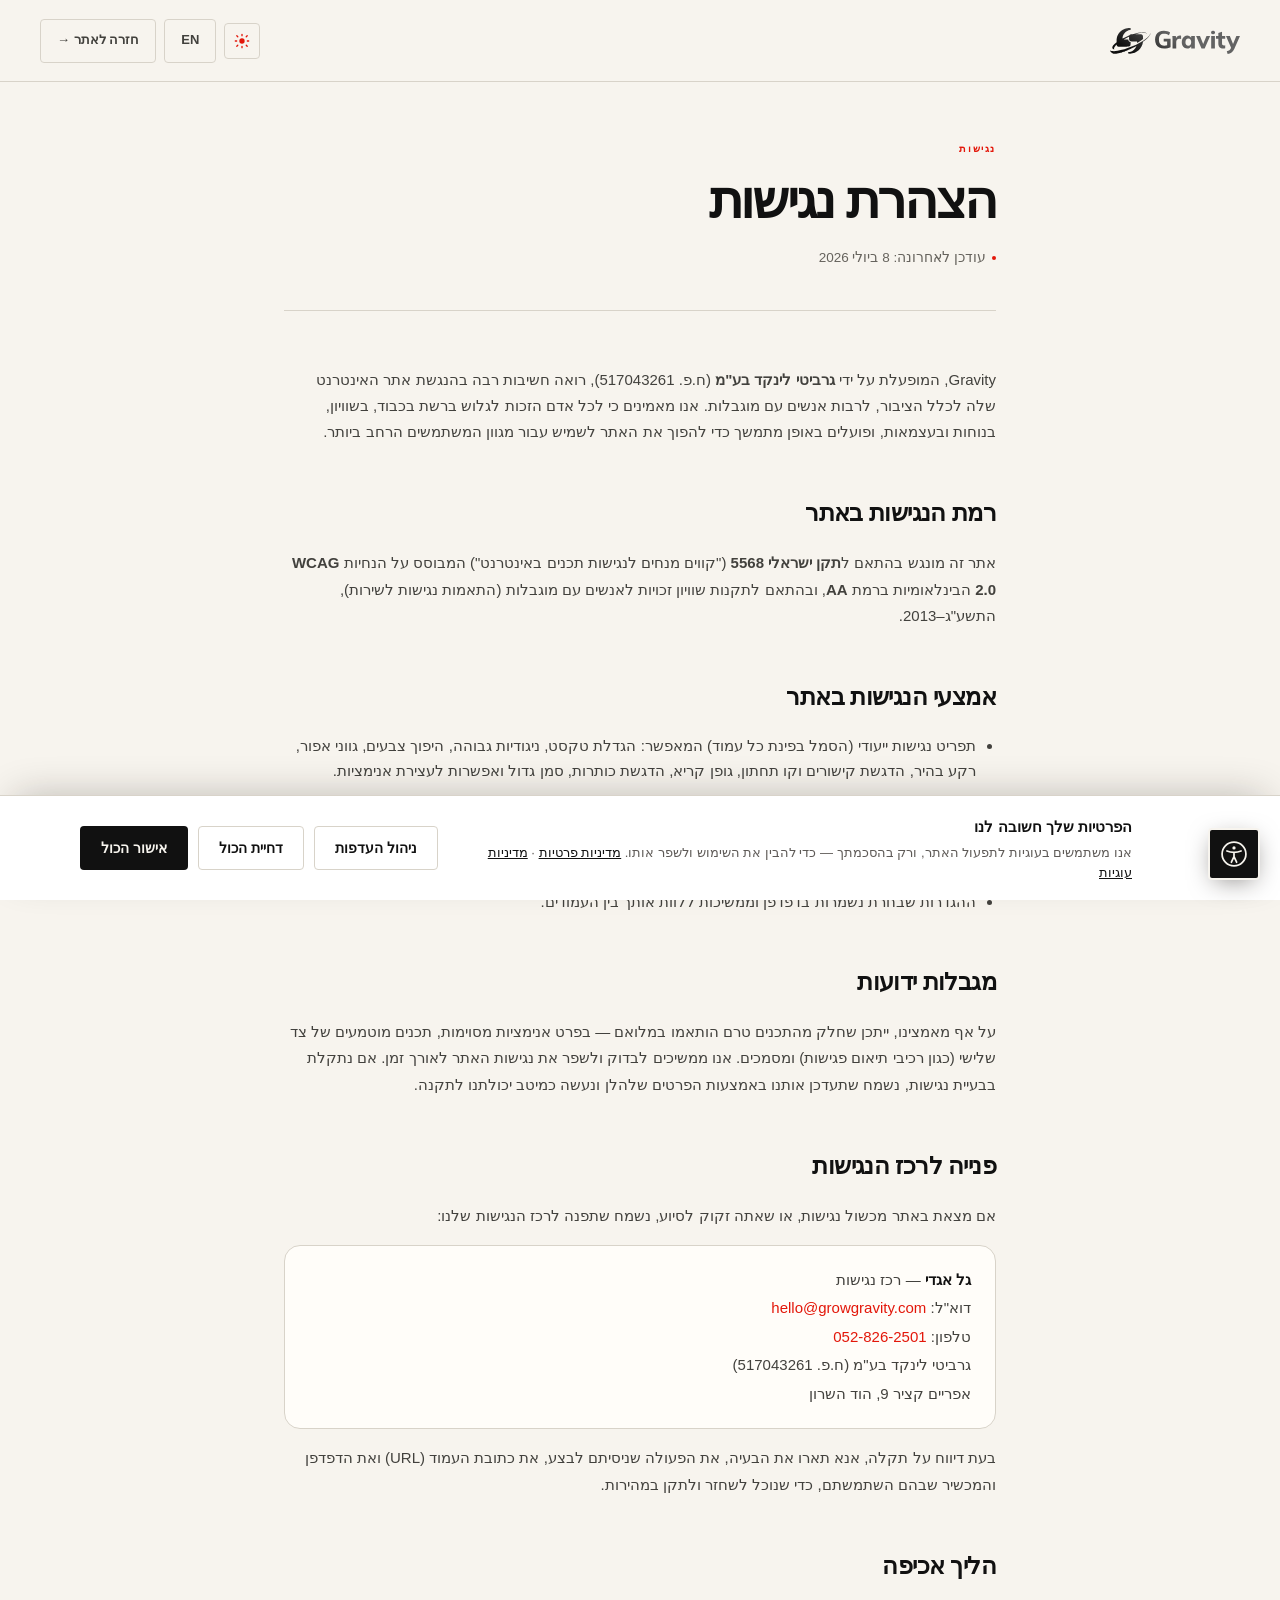
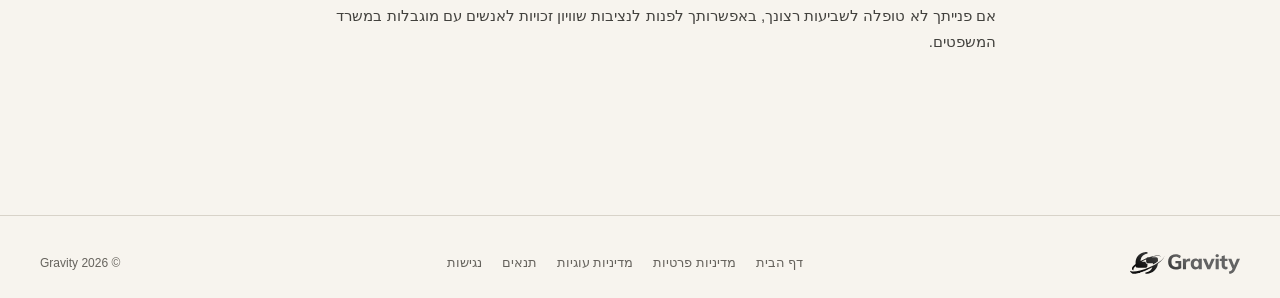
<file: accessibility-he.html>
<!DOCTYPE html>
<html lang="he" dir="rtl">
<head>
  <meta charset="UTF-8">
  <meta name="viewport" content="width=device-width, initial-scale=1.0">
  <title>הצהרת נגישות — Gravity</title>
  <meta name="description" content="הצהרת הנגישות של Gravity — המחויבות שלנו לתקן ישראלי 5568 (WCAG 2.0 AA) ודרכי פנייה לרכז הנגישות.">
  <link rel="alternate" hreflang="en" href="https://growgravity.com/accessibility.html">
  <link rel="alternate" hreflang="he" href="https://growgravity.com/accessibility-he.html">
  <link rel="preconnect" href="https://fonts.googleapis.com">
  <link rel="preconnect" href="https://fonts.gstatic.com" crossorigin>
  <link rel="icon" type="image/svg+xml" href="assets/Gravity ICON - dark.svg">
  <style>
    :root{--bg:#F5F0ED;--bg2:#EDE6E1;--card:#FFFFFF;--border:#D8CFC9;--t1:#1a1410;--t2:rgba(26,20,16,.72);--t3:rgba(26,20,16,.68);--acc:#7A5C4A;--hdr:rgba(245,240,237,.9);--glow:rgba(122,92,74,.1);--shadow:0 1px 3px rgba(26,20,16,.05),0 4px 20px rgba(26,20,16,.04);--btn-t:#FAF7F5}
    :root.dark{--bg:#0C0B0A;--bg2:#141210;--card:#1A1714;--border:#2C2520;--t1:#F5F0ED;--t2:rgba(245,240,237,.72);--t3:rgba(245,240,237,.60);--acc:#C9A898;--hdr:rgba(12,11,10,.9);--glow:rgba(201,168,152,.09);--shadow:none;--btn-t:#0C0B0A}
    *,*::before,*::after{margin:0;padding:0;box-sizing:border-box}
    html{scroll-behavior:smooth}
    body{font-family:'Urbanist',sans-serif;background:var(--bg);color:var(--t1);line-height:1.7;overflow-x:hidden;direction:rtl;transition:background .35s,color .35s}
    a{color:var(--acc);text-decoration:none}a:hover{text-decoration:underline}
    .hdr{position:fixed;top:14px;left:50%;transform:translateX(-50%);z-index:1000;width:calc(100% - 40px);max-width:1160px;height:62px;display:flex;align-items:center;justify-content:space-between;padding:0 24px;background:var(--hdr);backdrop-filter:blur(20px);-webkit-backdrop-filter:blur(20px);border:1px solid var(--border);border-radius:18px}
    .hdr-logo img{height:26px}.logo-d{display:block}.logo-l{display:none}:root.dark .logo-d{display:none}:root.dark .logo-l{display:block}
    .hdr-right{display:flex;align-items:center;gap:8px}
    .ico-btn{width:36px;height:36px;border-radius:50%;border:1px solid var(--border);background:var(--bg2);display:flex;align-items:center;justify-content:center;cursor:pointer;transition:all .25s;flex-shrink:0}
    .ico-btn:hover{border-color:var(--acc);background:var(--glow)}.ico-btn svg{width:16px;height:16px}
    .btn-back{display:inline-flex;align-items:center;gap:6px;padding:8px 16px;border-radius:100px;font-size:13px;font-weight:600;border:1px solid var(--border);color:var(--t2);background:transparent;cursor:pointer;transition:all .22s;text-decoration:none}
    .btn-back:hover{border-color:var(--acc);color:var(--acc);background:var(--glow);text-decoration:none}
    .page{max-width:760px;margin:0 auto;padding:120px 24px 80px}
    .page-hero{margin-bottom:56px;padding-bottom:40px;border-bottom:1px solid var(--border)}
    .page-lbl{font-size:11px;font-weight:700;letter-spacing:2.5px;color:var(--acc);margin-bottom:14px}
    .page-title{font-family:'Playfair Display',serif;font-size:46px;font-weight:500;line-height:1.15;margin-bottom:16px}
    .page-meta{font-size:13.5px;color:var(--t3);display:flex;gap:24px;flex-wrap:wrap}
    .page-meta span{display:flex;align-items:center;gap:6px}.page-meta span::before{content:'';width:4px;height:4px;border-radius:50%;background:var(--acc);flex-shrink:0}
    .section{margin-bottom:40px}
    .section h2{font-family:'Playfair Display',serif;font-size:24px;font-weight:500;color:var(--t1);margin-bottom:16px;padding-top:8px}
    .section p{font-size:15px;color:var(--t2);line-height:1.75;margin-bottom:12px}.section p:last-child{margin-bottom:0}
    .section ul{padding-right:20px;padding-left:0;display:flex;flex-direction:column;gap:8px;margin-bottom:12px}
    .section li{font-size:15px;color:var(--t2);line-height:1.65}.section li strong{color:var(--t1)}
    .contact{background:var(--card);border:1px solid var(--border);border-radius:16px;padding:20px 24px;margin:16px 0;box-shadow:var(--shadow)}
    .contact p{font-size:15px;color:var(--t2);line-height:1.9;margin:0}.contact strong{color:var(--t1)}
    .footer{padding:36px 24px 24px;border-top:1px solid var(--border);margin-top:40px}
    .footer-in{max-width:760px;margin:0 auto;display:flex;justify-content:space-between;align-items:center;flex-wrap:wrap;gap:16px}
    .flogo img{height:22px}
    .flinks{display:flex;gap:20px;flex-wrap:wrap}.flinks a{font-size:13px;color:var(--t3);transition:color .25s;text-decoration:none}.flinks a:hover{color:var(--acc)}
    .fcopy{font-size:12px;color:var(--t3)}
    @media(max-width:768px){.hdr{top:8px;width:calc(100% - 20px);padding:0 14px;height:54px;border-radius:14px}.page{padding:100px 20px 60px}.page-title{font-size:34px}.footer-in{flex-direction:column;align-items:flex-start}}
  </style>
  <link rel="stylesheet" href="/design-system/tokens.css">
  <link rel="stylesheet" href="/design-system/site.css">
</head>
<body>
<header class="hdr">
  <a href="index.html" class="hdr-logo">
    <img src="assets/Gravity Logo - dark.svg" alt="Gravity" class="logo-d">
    <img src="assets/Gravity Logo - lite.svg" alt="Gravity" class="logo-l">
  </a>
  <div class="hdr-right">
    <button class="ico-btn" onclick="toggleTheme()" aria-label="החלפת ערכת נושא">
      <svg id="isun" viewBox="0 0 24 24" fill="none" stroke="var(--acc)" stroke-width="2" stroke-linecap="round"><circle cx="12" cy="12" r="4" fill="var(--acc)" stroke="none"/><path d="M12 2v2M12 20v2M4.22 4.22l1.42 1.42M18.36 18.36l1.42 1.42M2 12h2M20 12h2M4.22 19.78l1.42-1.42M18.36 5.64l1.42-1.42"/></svg>
      <svg id="imoon" viewBox="0 0 24 24" style="display:none"><path d="M21 12.79A9 9 0 1 1 11.21 3 7 7 0 0 0 21 12.79z" fill="var(--acc)"/></svg>
    </button>
    <a href="/accessibility.html" class="btn-back">EN</a>
    <a href="/he" class="btn-back">חזרה לאתר &#8594;</a>
  </div>
</header>

<main class="page">
  <div class="page-hero">
    <p class="page-lbl">נגישות</p>
    <h1 class="page-title">הצהרת נגישות</h1>
    <div class="page-meta"><span>עודכן לאחרונה: 8 ביולי 2026</span></div>
  </div>

  <div class="section">
    <p>Gravity, המופעלת על ידי <strong>גרביטי לינקד בע"מ</strong> (ח.פ. 517043261), רואה חשיבות רבה בהנגשת אתר האינטרנט שלה לכלל הציבור, לרבות אנשים עם מוגבלות. אנו מאמינים כי לכל אדם הזכות לגלוש ברשת בכבוד, בשוויון, בנוחות ובעצמאות, ופועלים באופן מתמשך כדי להפוך את האתר לשמיש עבור מגוון המשתמשים הרחב ביותר.</p>
  </div>

  <div class="section">
    <h2>רמת הנגישות באתר</h2>
    <p>אתר זה מונגש בהתאם ל<strong>תקן ישראלי 5568</strong> ("קווים מנחים לנגישות תכנים באינטרנט") המבוסס על הנחיות <strong>WCAG 2.0</strong> הבינלאומיות ברמת <strong>AA</strong>, ובהתאם לתקנות שוויון זכויות לאנשים עם מוגבלות (התאמות נגישות לשירות), התשע"ג–2013.</p>
  </div>

  <div class="section">
    <h2>אמצעי הנגישות באתר</h2>
    <ul>
      <li>תפריט נגישות ייעודי (הסמל בפינת כל עמוד) המאפשר: הגדלת טקסט, ניגודיות גבוהה, היפוך צבעים, גווני אפור, רקע בהיר, הדגשת קישורים וקו תחתון, גופן קריא, הדגשת כותרות, סמן גדול ואפשרות לעצירת אנימציות.</li>
      <li>הפעלת תפריט הנגישות באמצעות מקלדת, עם סימון ברור של אלמנט הפוקוס.</li>
      <li>התחשבות בהעדפת "הפחתת תנועה" של מערכת ההפעלה.</li>
      <li>עיצוב מותאם לצפייה בטלפונים ניידים ובטאבלטים.</li>
      <li>ההגדרות שבחרת נשמרות בדפדפן וממשיכות ללוות אותך בין העמודים.</li>
    </ul>
  </div>

  <div class="section">
    <h2>מגבלות ידועות</h2>
    <p>על אף מאמצינו, ייתכן שחלק מהתכנים טרם הותאמו במלואם — בפרט אנימציות מסוימות, תכנים מוטמעים של צד שלישי (כגון רכיבי תיאום פגישות) ומסמכים. אנו ממשיכים לבדוק ולשפר את נגישות האתר לאורך זמן. אם נתקלת בבעיית נגישות, נשמח שתעדכן אותנו באמצעות הפרטים שלהלן ונעשה כמיטב יכולתנו לתקנה.</p>
  </div>

  <div class="section">
    <h2>פנייה לרכז הנגישות</h2>
    <p>אם מצאת באתר מכשול נגישות, או שאתה זקוק לסיוע, נשמח שתפנה לרכז הנגישות שלנו:</p>
    <div class="contact">
      <p>
        <strong>גל אגדי</strong> — רכז נגישות<br>
        דוא"ל: <a href="mailto:hello@growgravity.com">hello@growgravity.com</a><br>
        טלפון: <a href="tel:+972528262501">052-826-2501</a><br>
        גרביטי לינקד בע"מ (ח.פ. 517043261)<br>
        אפריים קציר 9, הוד השרון
      </p>
    </div>
    <p>בעת דיווח על תקלה, אנא תארו את הבעיה, את הפעולה שניסיתם לבצע, את כתובת העמוד (URL) ואת הדפדפן והמכשיר שבהם השתמשתם, כדי שנוכל לשחזר ולתקן במהירות.</p>
  </div>

  <div class="section">
    <h2>הליך אכיפה</h2>
    <p>אם פנייתך לא טופלה לשביעות רצונך, באפשרותך לפנות לנציבות שוויון זכויות לאנשים עם מוגבלות במשרד המשפטים.</p>
  </div>
</main>

<footer class="footer">
  <div class="footer-in">
    <div class="flogo">
      <img src="assets/Gravity Logo - dark.svg" alt="Gravity" class="logo-d">
      <img src="assets/Gravity Logo - lite.svg" alt="Gravity" class="logo-l">
    </div>
    <div class="flinks">
      <a href="/he">דף הבית</a>
      <a href="privacy-he.html">מדיניות פרטיות</a>
      <a href="cookie-policy-he.html">מדיניות עוגיות</a>
      <a href="terms.html">תנאים</a>
      <a href="accessibility-he.html">נגישות</a>
    </div>
    <p class="fcopy">&copy; 2026 Gravity</p>
  </div>
</footer>

<script>
  function toggleTheme(){const d=document.documentElement.classList.toggle('dark');document.getElementById('isun').style.display=d?'none':'block';document.getElementById('imoon').style.display=d?'block':'none';localStorage.setItem('g-theme',d?'dark':'light');}
  (function(){if(localStorage.getItem('g-theme')==='dark'){document.documentElement.classList.add('dark');document.getElementById('isun').style.display='none';document.getElementById('imoon').style.display='block';}})();
</script>
<script src="/compliance.js" defer></script>
</body>
</html>
</file>
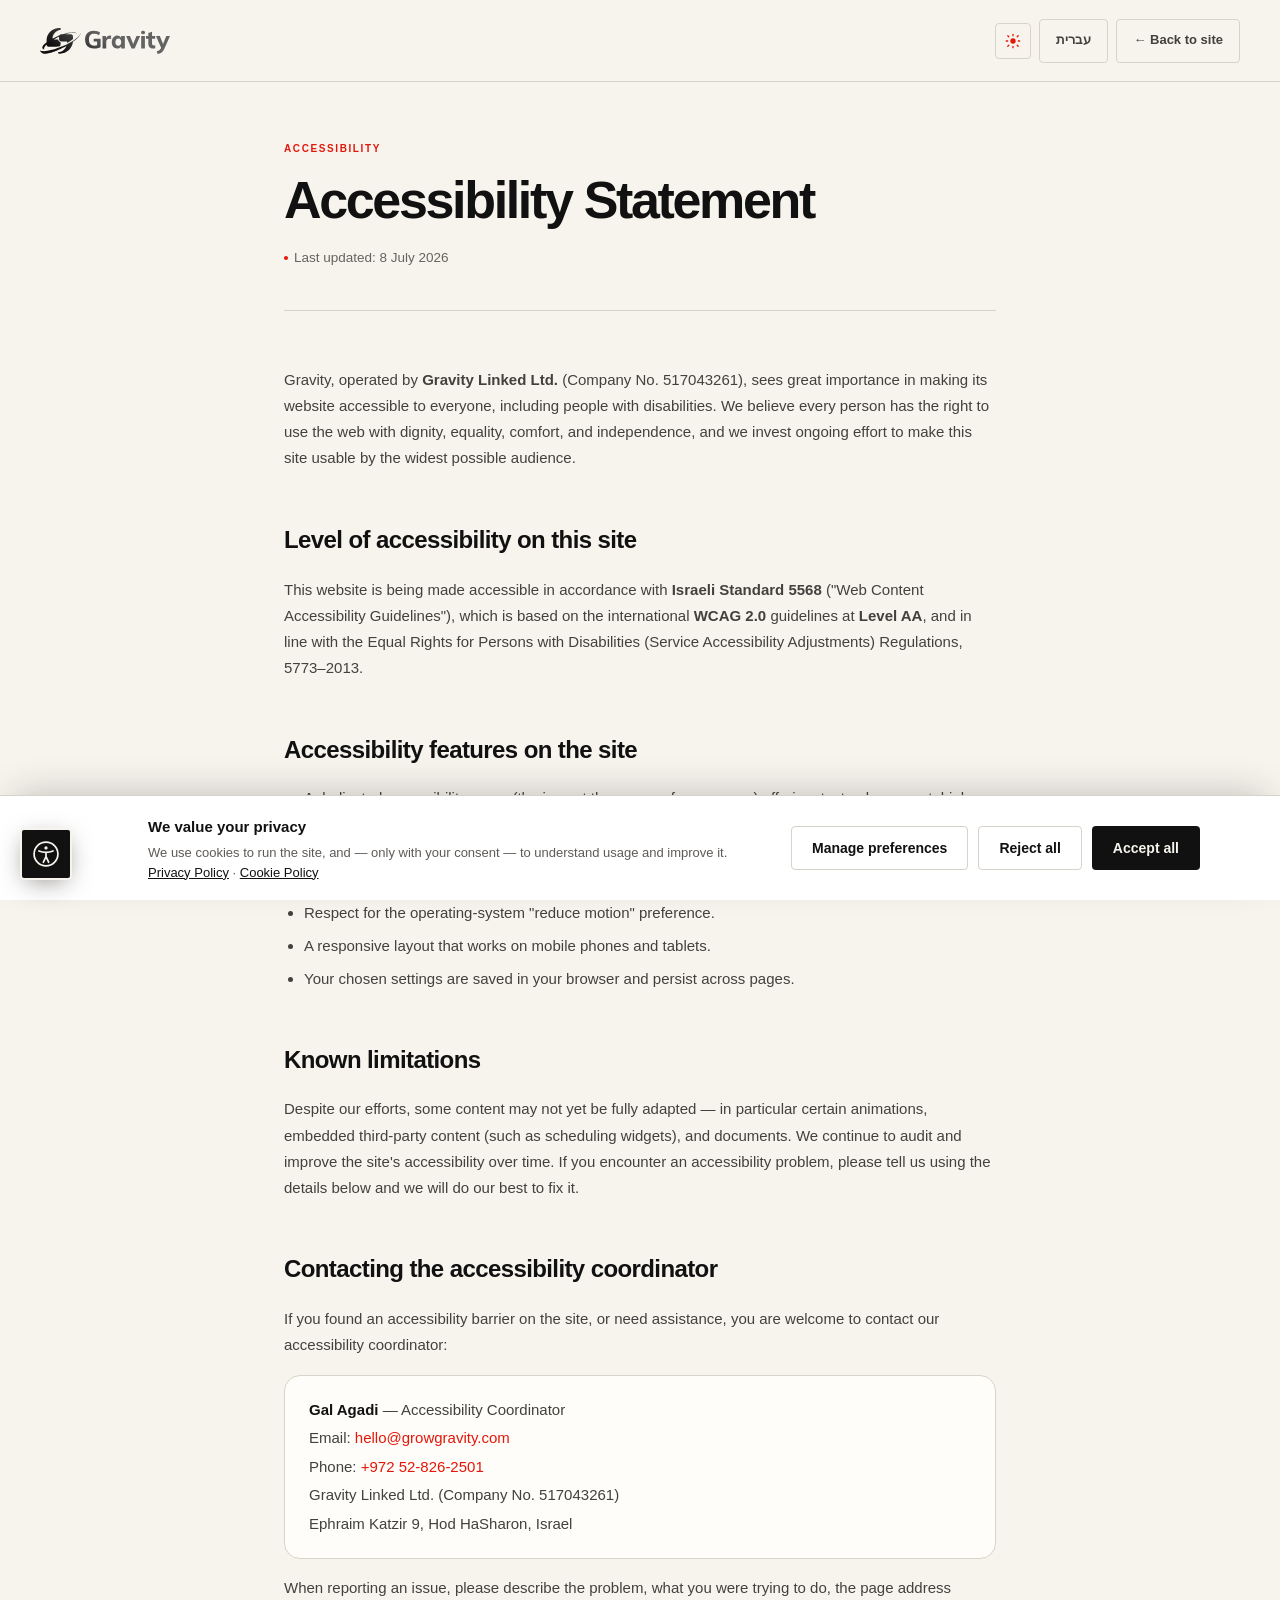
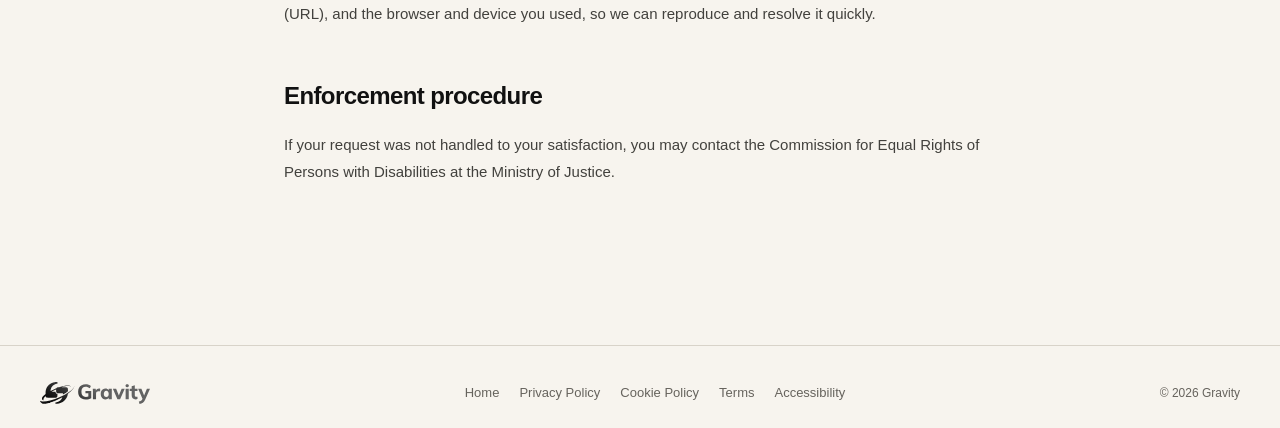
<file: accessibility.html>
<!DOCTYPE html>
<html lang="en">
<head>
  <meta charset="UTF-8">
  <meta name="viewport" content="width=device-width, initial-scale=1.0">
  <title>Accessibility Statement — Gravity</title>
  <meta name="description" content="Gravity accessibility statement — our commitment to Israeli Standard 5568 (WCAG 2.0 AA) and how to reach our accessibility coordinator.">
  <link rel="alternate" hreflang="en" href="https://growgravity.com/accessibility.html">
  <link rel="alternate" hreflang="he" href="https://growgravity.com/accessibility-he.html">
  <link rel="preconnect" href="https://fonts.googleapis.com">
  <link rel="preconnect" href="https://fonts.gstatic.com" crossorigin>
  <link rel="icon" type="image/svg+xml" href="assets/Gravity ICON - dark.svg">
  <style>
    :root{--bg:#F5F0ED;--bg2:#EDE6E1;--card:#FFFFFF;--border:#D8CFC9;--t1:#1a1410;--t2:rgba(26,20,16,.72);--t3:rgba(26,20,16,.68);--acc:#7A5C4A;--hdr:rgba(245,240,237,.9);--glow:rgba(122,92,74,.1);--shadow:0 1px 3px rgba(26,20,16,.05),0 4px 20px rgba(26,20,16,.04);--btn-t:#FAF7F5}
    :root.dark{--bg:#0C0B0A;--bg2:#141210;--card:#1A1714;--border:#2C2520;--t1:#F5F0ED;--t2:rgba(245,240,237,.72);--t3:rgba(245,240,237,.60);--acc:#C9A898;--hdr:rgba(12,11,10,.9);--glow:rgba(201,168,152,.09);--shadow:none;--btn-t:#0C0B0A}
    *,*::before,*::after{margin:0;padding:0;box-sizing:border-box}
    html{scroll-behavior:smooth}
    body{font-family:'Urbanist',sans-serif;background:var(--bg);color:var(--t1);line-height:1.7;overflow-x:hidden;transition:background .35s,color .35s}
    a{color:var(--acc);text-decoration:none}a:hover{text-decoration:underline}
    .hdr{position:fixed;top:14px;left:50%;transform:translateX(-50%);z-index:1000;width:calc(100% - 40px);max-width:1160px;height:62px;display:flex;align-items:center;justify-content:space-between;padding:0 24px;background:var(--hdr);backdrop-filter:blur(20px);-webkit-backdrop-filter:blur(20px);border:1px solid var(--border);border-radius:18px}
    .hdr-logo img{height:26px}.logo-d{display:block}.logo-l{display:none}:root.dark .logo-d{display:none}:root.dark .logo-l{display:block}
    .hdr-right{display:flex;align-items:center;gap:8px}
    .ico-btn{width:36px;height:36px;border-radius:50%;border:1px solid var(--border);background:var(--bg2);display:flex;align-items:center;justify-content:center;cursor:pointer;transition:all .25s;flex-shrink:0}
    .ico-btn:hover{border-color:var(--acc);background:var(--glow)}.ico-btn svg{width:16px;height:16px}
    .btn-back{display:inline-flex;align-items:center;gap:6px;padding:8px 16px;border-radius:100px;font-size:13px;font-weight:600;border:1px solid var(--border);color:var(--t2);background:transparent;cursor:pointer;transition:all .22s;text-decoration:none}
    .btn-back:hover{border-color:var(--acc);color:var(--acc);background:var(--glow);text-decoration:none}
    .page{max-width:760px;margin:0 auto;padding:120px 24px 80px}
    .page-hero{margin-bottom:56px;padding-bottom:40px;border-bottom:1px solid var(--border)}
    .page-lbl{font-size:11px;font-weight:700;letter-spacing:2.5px;text-transform:uppercase;color:var(--acc);margin-bottom:14px}
    .page-title{font-family:'Playfair Display',serif;font-size:46px;font-weight:500;line-height:1.15;margin-bottom:16px}
    .page-meta{font-size:13.5px;color:var(--t3);display:flex;gap:24px;flex-wrap:wrap}
    .page-meta span{display:flex;align-items:center;gap:6px}.page-meta span::before{content:'';width:4px;height:4px;border-radius:50%;background:var(--acc);flex-shrink:0}
    .section{margin-bottom:40px}
    .section h2{font-family:'Playfair Display',serif;font-size:24px;font-weight:500;color:var(--t1);margin-bottom:16px;padding-top:8px}
    .section p{font-size:15px;color:var(--t2);line-height:1.75;margin-bottom:12px}.section p:last-child{margin-bottom:0}
    .section ul{padding-left:20px;display:flex;flex-direction:column;gap:8px;margin-bottom:12px}
    .section li{font-size:15px;color:var(--t2);line-height:1.65}.section li strong{color:var(--t1)}
    .contact{background:var(--card);border:1px solid var(--border);border-radius:16px;padding:20px 24px;margin:16px 0;box-shadow:var(--shadow)}
    .contact p{font-size:15px;color:var(--t2);line-height:1.9;margin:0}.contact strong{color:var(--t1)}
    .footer{padding:36px 24px 24px;border-top:1px solid var(--border);margin-top:40px}
    .footer-in{max-width:760px;margin:0 auto;display:flex;justify-content:space-between;align-items:center;flex-wrap:wrap;gap:16px}
    .flogo img{height:22px}
    .flinks{display:flex;gap:20px;flex-wrap:wrap}.flinks a{font-size:13px;color:var(--t3);transition:color .25s;text-decoration:none}.flinks a:hover{color:var(--acc)}
    .fcopy{font-size:12px;color:var(--t3)}
    @media(max-width:768px){.hdr{top:8px;width:calc(100% - 20px);padding:0 14px;height:54px;border-radius:14px}.page{padding:100px 20px 60px}.page-title{font-size:34px}.footer-in{flex-direction:column;align-items:flex-start}}
  </style>
  <link rel="stylesheet" href="/design-system/tokens.css">
  <link rel="stylesheet" href="/design-system/site.css">
</head>
<body>
<header class="hdr">
  <a href="index.html" class="hdr-logo">
    <img src="assets/Gravity Logo - dark.svg" alt="Gravity" class="logo-d">
    <img src="assets/Gravity Logo - lite.svg" alt="Gravity" class="logo-l">
  </a>
  <div class="hdr-right">
    <button class="ico-btn" onclick="toggleTheme()" aria-label="Toggle theme">
      <svg id="isun" viewBox="0 0 24 24" fill="none" stroke="var(--acc)" stroke-width="2" stroke-linecap="round"><circle cx="12" cy="12" r="4" fill="var(--acc)" stroke="none"/><path d="M12 2v2M12 20v2M4.22 4.22l1.42 1.42M18.36 18.36l1.42 1.42M2 12h2M20 12h2M4.22 19.78l1.42-1.42M18.36 5.64l1.42-1.42"/></svg>
      <svg id="imoon" viewBox="0 0 24 24" style="display:none"><path d="M21 12.79A9 9 0 1 1 11.21 3 7 7 0 0 0 21 12.79z" fill="var(--acc)"/></svg>
    </button>
    <a href="/accessibility-he.html" class="btn-back">עברית</a>
    <a href="index.html" class="btn-back">&#8592; Back to site</a>
  </div>
</header>

<main class="page">
  <div class="page-hero">
    <p class="page-lbl">Accessibility</p>
    <h1 class="page-title">Accessibility Statement</h1>
    <div class="page-meta"><span>Last updated: 8 July 2026</span></div>
  </div>

  <div class="section">
    <p>Gravity, operated by <strong>Gravity Linked Ltd.</strong> (Company No. 517043261), sees great importance in making its website accessible to everyone, including people with disabilities. We believe every person has the right to use the web with dignity, equality, comfort, and independence, and we invest ongoing effort to make this site usable by the widest possible audience.</p>
  </div>

  <div class="section">
    <h2>Level of accessibility on this site</h2>
    <p>This website is being made accessible in accordance with <strong>Israeli Standard 5568</strong> ("Web Content Accessibility Guidelines"), which is based on the international <strong>WCAG 2.0</strong> guidelines at <strong>Level AA</strong>, and in line with the Equal Rights for Persons with Disabilities (Service Accessibility Adjustments) Regulations, 5773–2013.</p>
  </div>

  <div class="section">
    <h2>Accessibility features on the site</h2>
    <ul>
      <li>A dedicated accessibility menu (the icon at the corner of every page) offering: text enlargement, high contrast, color inversion, grayscale, a light background, link highlighting and underlining, a readable font, heading highlighting, a larger cursor, and an option to stop animations.</li>
      <li>Keyboard operability of the accessibility menu, with a visible focus indicator.</li>
      <li>Respect for the operating-system "reduce motion" preference.</li>
      <li>A responsive layout that works on mobile phones and tablets.</li>
      <li>Your chosen settings are saved in your browser and persist across pages.</li>
    </ul>
  </div>

  <div class="section">
    <h2>Known limitations</h2>
    <p>Despite our efforts, some content may not yet be fully adapted — in particular certain animations, embedded third-party content (such as scheduling widgets), and documents. We continue to audit and improve the site's accessibility over time. If you encounter an accessibility problem, please tell us using the details below and we will do our best to fix it.</p>
  </div>

  <div class="section">
    <h2>Contacting the accessibility coordinator</h2>
    <p>If you found an accessibility barrier on the site, or need assistance, you are welcome to contact our accessibility coordinator:</p>
    <div class="contact">
      <p>
        <strong>Gal Agadi</strong> — Accessibility Coordinator<br>
        Email: <a href="mailto:hello@growgravity.com">hello@growgravity.com</a><br>
        Phone: <a href="tel:+972528262501">+972 52-826-2501</a><br>
        Gravity Linked Ltd. (Company No. 517043261)<br>
        Ephraim Katzir 9, Hod HaSharon, Israel
      </p>
    </div>
    <p>When reporting an issue, please describe the problem, what you were trying to do, the page address (URL), and the browser and device you used, so we can reproduce and resolve it quickly.</p>
  </div>

  <div class="section">
    <h2>Enforcement procedure</h2>
    <p>If your request was not handled to your satisfaction, you may contact the Commission for Equal Rights of Persons with Disabilities at the Ministry of Justice.</p>
  </div>
</main>

<footer class="footer">
  <div class="footer-in">
    <div class="flogo">
      <img src="assets/Gravity Logo - dark.svg" alt="Gravity" class="logo-d">
      <img src="assets/Gravity Logo - lite.svg" alt="Gravity" class="logo-l">
    </div>
    <div class="flinks">
      <a href="index.html">Home</a>
      <a href="privacy.html">Privacy Policy</a>
      <a href="cookie-policy.html">Cookie Policy</a>
      <a href="terms.html">Terms</a>
      <a href="accessibility.html">Accessibility</a>
    </div>
    <p class="fcopy">&copy; 2026 Gravity</p>
  </div>
</footer>

<script>
  function toggleTheme(){const d=document.documentElement.classList.toggle('dark');document.getElementById('isun').style.display=d?'none':'block';document.getElementById('imoon').style.display=d?'block':'none';localStorage.setItem('g-theme',d?'dark':'light');}
  (function(){if(localStorage.getItem('g-theme')==='dark'){document.documentElement.classList.add('dark');document.getElementById('isun').style.display='none';document.getElementById('imoon').style.display='block';}})();
</script>
<script src="/compliance.js" defer></script>
</body>
</html>
</file>
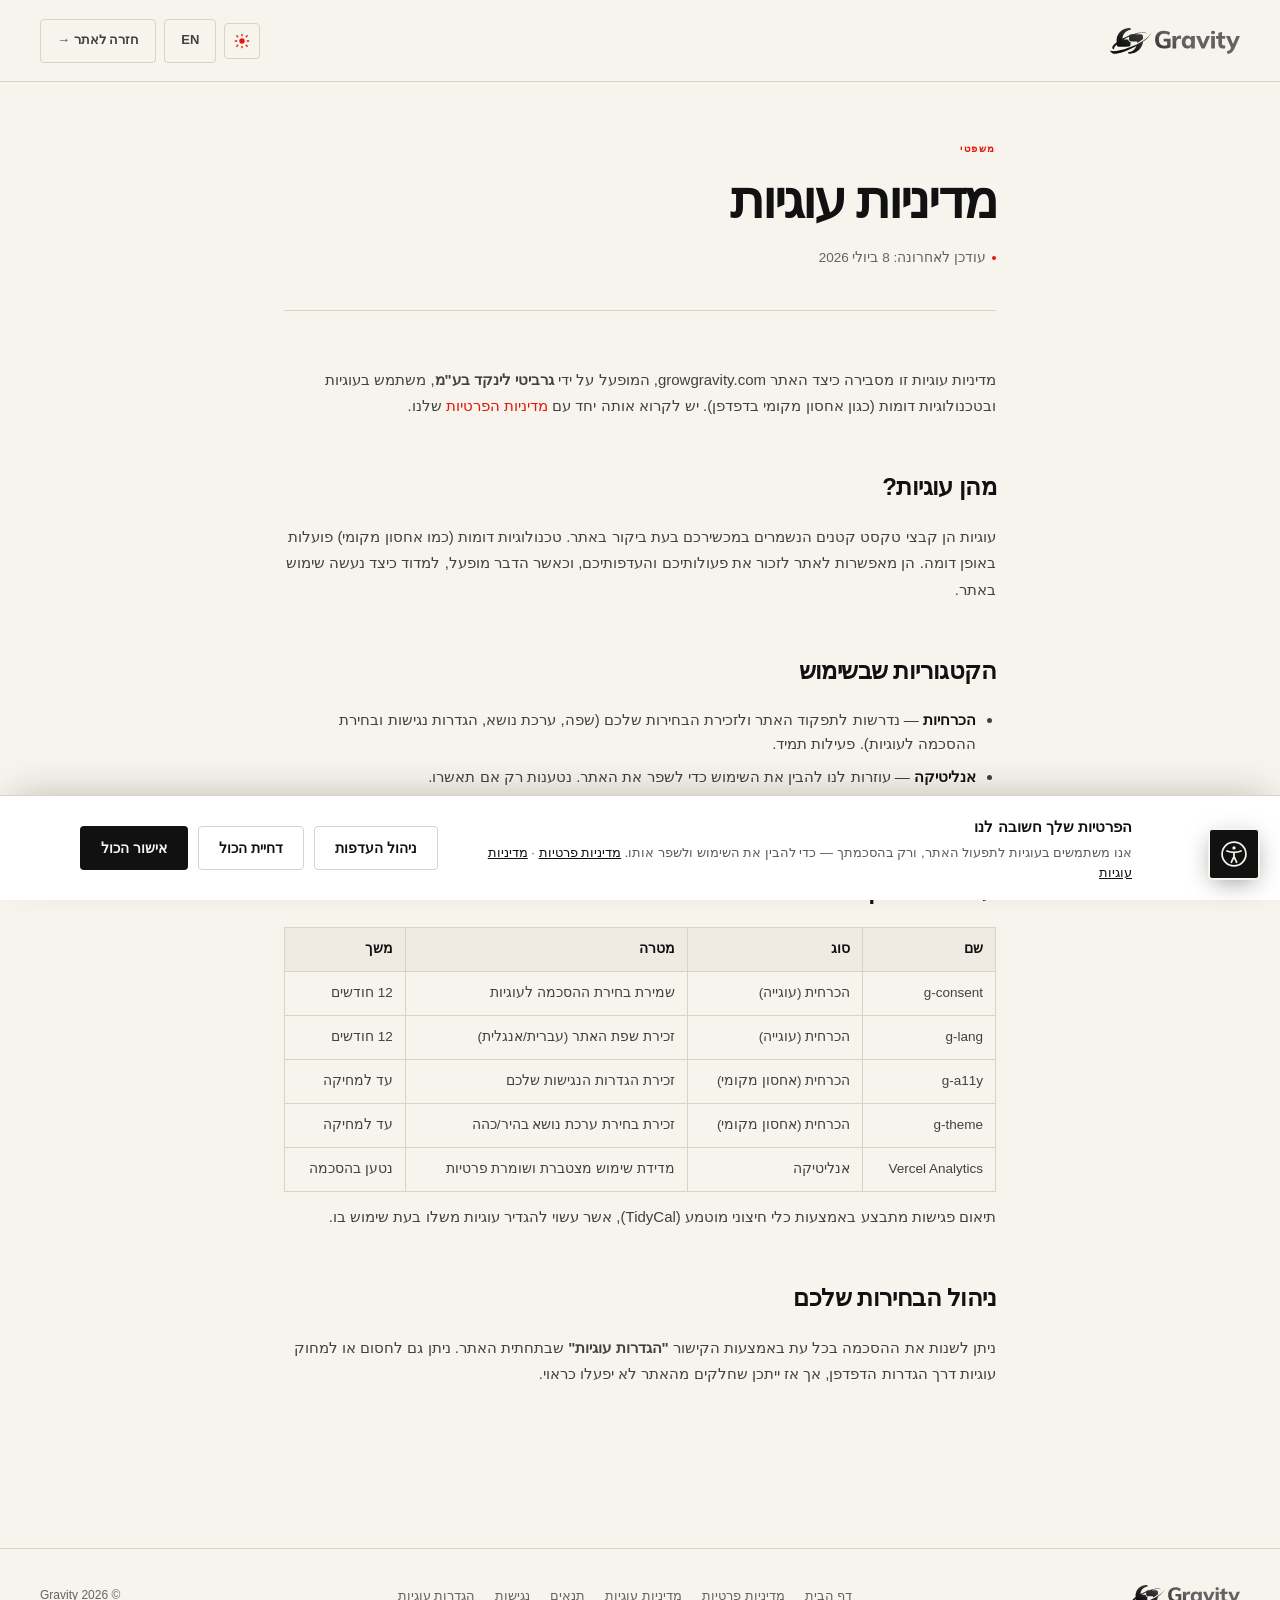
<file: cookie-policy-he.html>
<!DOCTYPE html>
<html lang="he" dir="rtl">
<head>
  <meta charset="UTF-8">
  <meta name="viewport" content="width=device-width, initial-scale=1.0">
  <title>מדיניות עוגיות — Gravity</title>
  <meta name="description" content="כיצד growgravity.com משתמש בעוגיות ובטכנולוגיות דומות, הקטגוריות שבשימוש וכיצד לנהל את הבחירות שלך.">
  <link rel="alternate" hreflang="en" href="https://growgravity.com/cookie-policy.html">
  <link rel="alternate" hreflang="he" href="https://growgravity.com/cookie-policy-he.html">
  <link rel="preconnect" href="https://fonts.googleapis.com">
  <link rel="preconnect" href="https://fonts.gstatic.com" crossorigin>
  <link rel="icon" type="image/svg+xml" href="assets/Gravity ICON - dark.svg">
  <style>
    :root{--bg:#F5F0ED;--bg2:#EDE6E1;--card:#FFFFFF;--border:#D8CFC9;--t1:#1a1410;--t2:rgba(26,20,16,.72);--t3:rgba(26,20,16,.68);--acc:#7A5C4A;--hdr:rgba(245,240,237,.9);--glow:rgba(122,92,74,.1);--shadow:0 1px 3px rgba(26,20,16,.05),0 4px 20px rgba(26,20,16,.04);--btn-t:#FAF7F5}
    :root.dark{--bg:#0C0B0A;--bg2:#141210;--card:#1A1714;--border:#2C2520;--t1:#F5F0ED;--t2:rgba(245,240,237,.72);--t3:rgba(245,240,237,.60);--acc:#C9A898;--hdr:rgba(12,11,10,.9);--glow:rgba(201,168,152,.09);--shadow:none;--btn-t:#0C0B0A}
    *,*::before,*::after{margin:0;padding:0;box-sizing:border-box}
    html{scroll-behavior:smooth}
    body{font-family:'Urbanist',sans-serif;background:var(--bg);color:var(--t1);line-height:1.7;overflow-x:hidden;direction:rtl;transition:background .35s,color .35s}
    a{color:var(--acc);text-decoration:none}a:hover{text-decoration:underline}
    .hdr{position:fixed;top:14px;left:50%;transform:translateX(-50%);z-index:1000;width:calc(100% - 40px);max-width:1160px;height:62px;display:flex;align-items:center;justify-content:space-between;padding:0 24px;background:var(--hdr);backdrop-filter:blur(20px);-webkit-backdrop-filter:blur(20px);border:1px solid var(--border);border-radius:18px}
    .hdr-logo img{height:26px}.logo-d{display:block}.logo-l{display:none}:root.dark .logo-d{display:none}:root.dark .logo-l{display:block}
    .hdr-right{display:flex;align-items:center;gap:8px}
    .ico-btn{width:36px;height:36px;border-radius:50%;border:1px solid var(--border);background:var(--bg2);display:flex;align-items:center;justify-content:center;cursor:pointer;transition:all .25s;flex-shrink:0}
    .ico-btn:hover{border-color:var(--acc);background:var(--glow)}.ico-btn svg{width:16px;height:16px}
    .btn-back{display:inline-flex;align-items:center;gap:6px;padding:8px 16px;border-radius:100px;font-size:13px;font-weight:600;border:1px solid var(--border);color:var(--t2);background:transparent;cursor:pointer;transition:all .22s;text-decoration:none}
    .btn-back:hover{border-color:var(--acc);color:var(--acc);background:var(--glow);text-decoration:none}
    .page{max-width:760px;margin:0 auto;padding:120px 24px 80px}
    .page-hero{margin-bottom:56px;padding-bottom:40px;border-bottom:1px solid var(--border)}
    .page-lbl{font-size:11px;font-weight:700;letter-spacing:2.5px;color:var(--acc);margin-bottom:14px}
    .page-title{font-family:'Playfair Display',serif;font-size:46px;font-weight:500;line-height:1.15;margin-bottom:16px}
    .page-meta{font-size:13.5px;color:var(--t3);display:flex;gap:24px;flex-wrap:wrap}
    .page-meta span{display:flex;align-items:center;gap:6px}.page-meta span::before{content:'';width:4px;height:4px;border-radius:50%;background:var(--acc);flex-shrink:0}
    .section{margin-bottom:40px}
    .section h2{font-family:'Playfair Display',serif;font-size:24px;font-weight:500;color:var(--t1);margin-bottom:16px;padding-top:8px}
    .section p{font-size:15px;color:var(--t2);line-height:1.75;margin-bottom:12px}.section p:last-child{margin-bottom:0}
    .section ul{padding-right:20px;padding-left:0;display:flex;flex-direction:column;gap:8px;margin-bottom:12px}
    .section li{font-size:15px;color:var(--t2);line-height:1.65}.section li strong{color:var(--t1)}
    table{width:100%;border-collapse:collapse;margin:8px 0 12px;font-size:13.5px}
    th,td{border:1px solid var(--border);padding:10px 12px;text-align:right;vertical-align:top;color:var(--t2)}
    th{background:var(--bg2);color:var(--t1);font-weight:600}
    .footer{padding:36px 24px 24px;border-top:1px solid var(--border);margin-top:40px}
    .footer-in{max-width:760px;margin:0 auto;display:flex;justify-content:space-between;align-items:center;flex-wrap:wrap;gap:16px}
    .flogo img{height:22px}
    .flinks{display:flex;gap:20px;flex-wrap:wrap}.flinks a{font-size:13px;color:var(--t3);transition:color .25s;text-decoration:none}.flinks a:hover{color:var(--acc)}
    .fcopy{font-size:12px;color:var(--t3)}
    @media(max-width:768px){.hdr{top:8px;width:calc(100% - 20px);padding:0 14px;height:54px;border-radius:14px}.page{padding:100px 20px 60px}.page-title{font-size:34px}.footer-in{flex-direction:column;align-items:flex-start}table{font-size:12.5px}th,td{padding:8px}}
  </style>
  <link rel="stylesheet" href="/design-system/tokens.css">
  <link rel="stylesheet" href="/design-system/site.css">
</head>
<body>
<header class="hdr">
  <a href="index.html" class="hdr-logo">
    <img src="assets/Gravity Logo - dark.svg" alt="Gravity" class="logo-d">
    <img src="assets/Gravity Logo - lite.svg" alt="Gravity" class="logo-l">
  </a>
  <div class="hdr-right">
    <button class="ico-btn" onclick="toggleTheme()" aria-label="החלפת ערכת נושא">
      <svg id="isun" viewBox="0 0 24 24" fill="none" stroke="var(--acc)" stroke-width="2" stroke-linecap="round"><circle cx="12" cy="12" r="4" fill="var(--acc)" stroke="none"/><path d="M12 2v2M12 20v2M4.22 4.22l1.42 1.42M18.36 18.36l1.42 1.42M2 12h2M20 12h2M4.22 19.78l1.42-1.42M18.36 5.64l1.42-1.42"/></svg>
      <svg id="imoon" viewBox="0 0 24 24" style="display:none"><path d="M21 12.79A9 9 0 1 1 11.21 3 7 7 0 0 0 21 12.79z" fill="var(--acc)"/></svg>
    </button>
    <a href="/cookie-policy.html" class="btn-back">EN</a>
    <a href="/he" class="btn-back">חזרה לאתר &#8594;</a>
  </div>
</header>

<main class="page">
  <div class="page-hero">
    <p class="page-lbl">משפטי</p>
    <h1 class="page-title">מדיניות עוגיות</h1>
    <div class="page-meta"><span>עודכן לאחרונה: 8 ביולי 2026</span></div>
  </div>

  <div class="section">
    <p>מדיניות עוגיות זו מסבירה כיצד האתר growgravity.com, המופעל על ידי <strong>גרביטי לינקד בע"מ</strong>, משתמש בעוגיות ובטכנולוגיות דומות (כגון אחסון מקומי בדפדפן). יש לקרוא אותה יחד עם <a href="privacy-he.html">מדיניות הפרטיות</a> שלנו.</p>
  </div>

  <div class="section">
    <h2>מהן עוגיות?</h2>
    <p>עוגיות הן קבצי טקסט קטנים הנשמרים במכשירכם בעת ביקור באתר. טכנולוגיות דומות (כמו אחסון מקומי) פועלות באופן דומה. הן מאפשרות לאתר לזכור את פעולותיכם והעדפותיכם, וכאשר הדבר מופעל, למדוד כיצד נעשה שימוש באתר.</p>
  </div>

  <div class="section">
    <h2>הקטגוריות שבשימוש</h2>
    <ul>
      <li><strong>הכרחיות</strong> — נדרשות לתפקוד האתר ולזכירת הבחירות שלכם (שפה, ערכת נושא, הגדרות נגישות ובחירת ההסכמה לעוגיות). פעילות תמיד.</li>
      <li><strong>אנליטיקה</strong> — עוזרות לנו להבין את השימוש כדי לשפר את האתר. נטענות רק אם תאשרו.</li>
      <li><strong>שיווק</strong> — משמשות למדידה והתאמה אישית של קמפיינים. נטענות רק אם תאשרו.</li>
    </ul>
  </div>

  <div class="section">
    <h2>עוגיות ואחסון בשימוש</h2>
    <table>
      <thead><tr><th>שם</th><th>סוג</th><th>מטרה</th><th>משך</th></tr></thead>
      <tbody>
        <tr><td>g-consent</td><td>הכרחית (עוגייה)</td><td>שמירת בחירת ההסכמה לעוגיות</td><td>12 חודשים</td></tr>
        <tr><td>g-lang</td><td>הכרחית (עוגייה)</td><td>זכירת שפת האתר (עברית/אנגלית)</td><td>12 חודשים</td></tr>
        <tr><td>g-a11y</td><td>הכרחית (אחסון מקומי)</td><td>זכירת הגדרות הנגישות שלכם</td><td>עד למחיקה</td></tr>
        <tr><td>g-theme</td><td>הכרחית (אחסון מקומי)</td><td>זכירת בחירת ערכת נושא בהיר/כהה</td><td>עד למחיקה</td></tr>
        <tr><td>Vercel Analytics</td><td>אנליטיקה</td><td>מדידת שימוש מצטברת ושומרת פרטיות</td><td>נטען בהסכמה</td></tr>
      </tbody>
    </table>
    <p>תיאום פגישות מתבצע באמצעות כלי חיצוני מוטמע (TidyCal), אשר עשוי להגדיר עוגיות משלו בעת שימוש בו.</p>
  </div>

  <div class="section">
    <h2>ניהול הבחירות שלכם</h2>
    <p>ניתן לשנות את ההסכמה בכל עת באמצעות הקישור <strong>"הגדרות עוגיות"</strong> שבתחתית האתר. ניתן גם לחסום או למחוק עוגיות דרך הגדרות הדפדפן, אך אז ייתכן שחלקים מהאתר לא יפעלו כראוי.</p>
  </div>
</main>

<footer class="footer">
  <div class="footer-in">
    <div class="flogo">
      <img src="assets/Gravity Logo - dark.svg" alt="Gravity" class="logo-d">
      <img src="assets/Gravity Logo - lite.svg" alt="Gravity" class="logo-l">
    </div>
    <div class="flinks">
      <a href="/he">דף הבית</a>
      <a href="privacy-he.html">מדיניות פרטיות</a>
      <a href="cookie-policy-he.html">מדיניות עוגיות</a>
      <a href="terms.html">תנאים</a>
      <a href="accessibility-he.html">נגישות</a>
      <a href="#" onclick="if(window.gravityConsent){window.gravityConsent.open();}return false;">הגדרות עוגיות</a>
    </div>
    <p class="fcopy">&copy; 2026 Gravity</p>
  </div>
</footer>

<script>
  function toggleTheme(){const d=document.documentElement.classList.toggle('dark');document.getElementById('isun').style.display=d?'none':'block';document.getElementById('imoon').style.display=d?'block':'none';localStorage.setItem('g-theme',d?'dark':'light');}
  (function(){if(localStorage.getItem('g-theme')==='dark'){document.documentElement.classList.add('dark');document.getElementById('isun').style.display='none';document.getElementById('imoon').style.display='block';}})();
</script>
<script src="/compliance.js" defer></script>
</body>
</html>
</file>
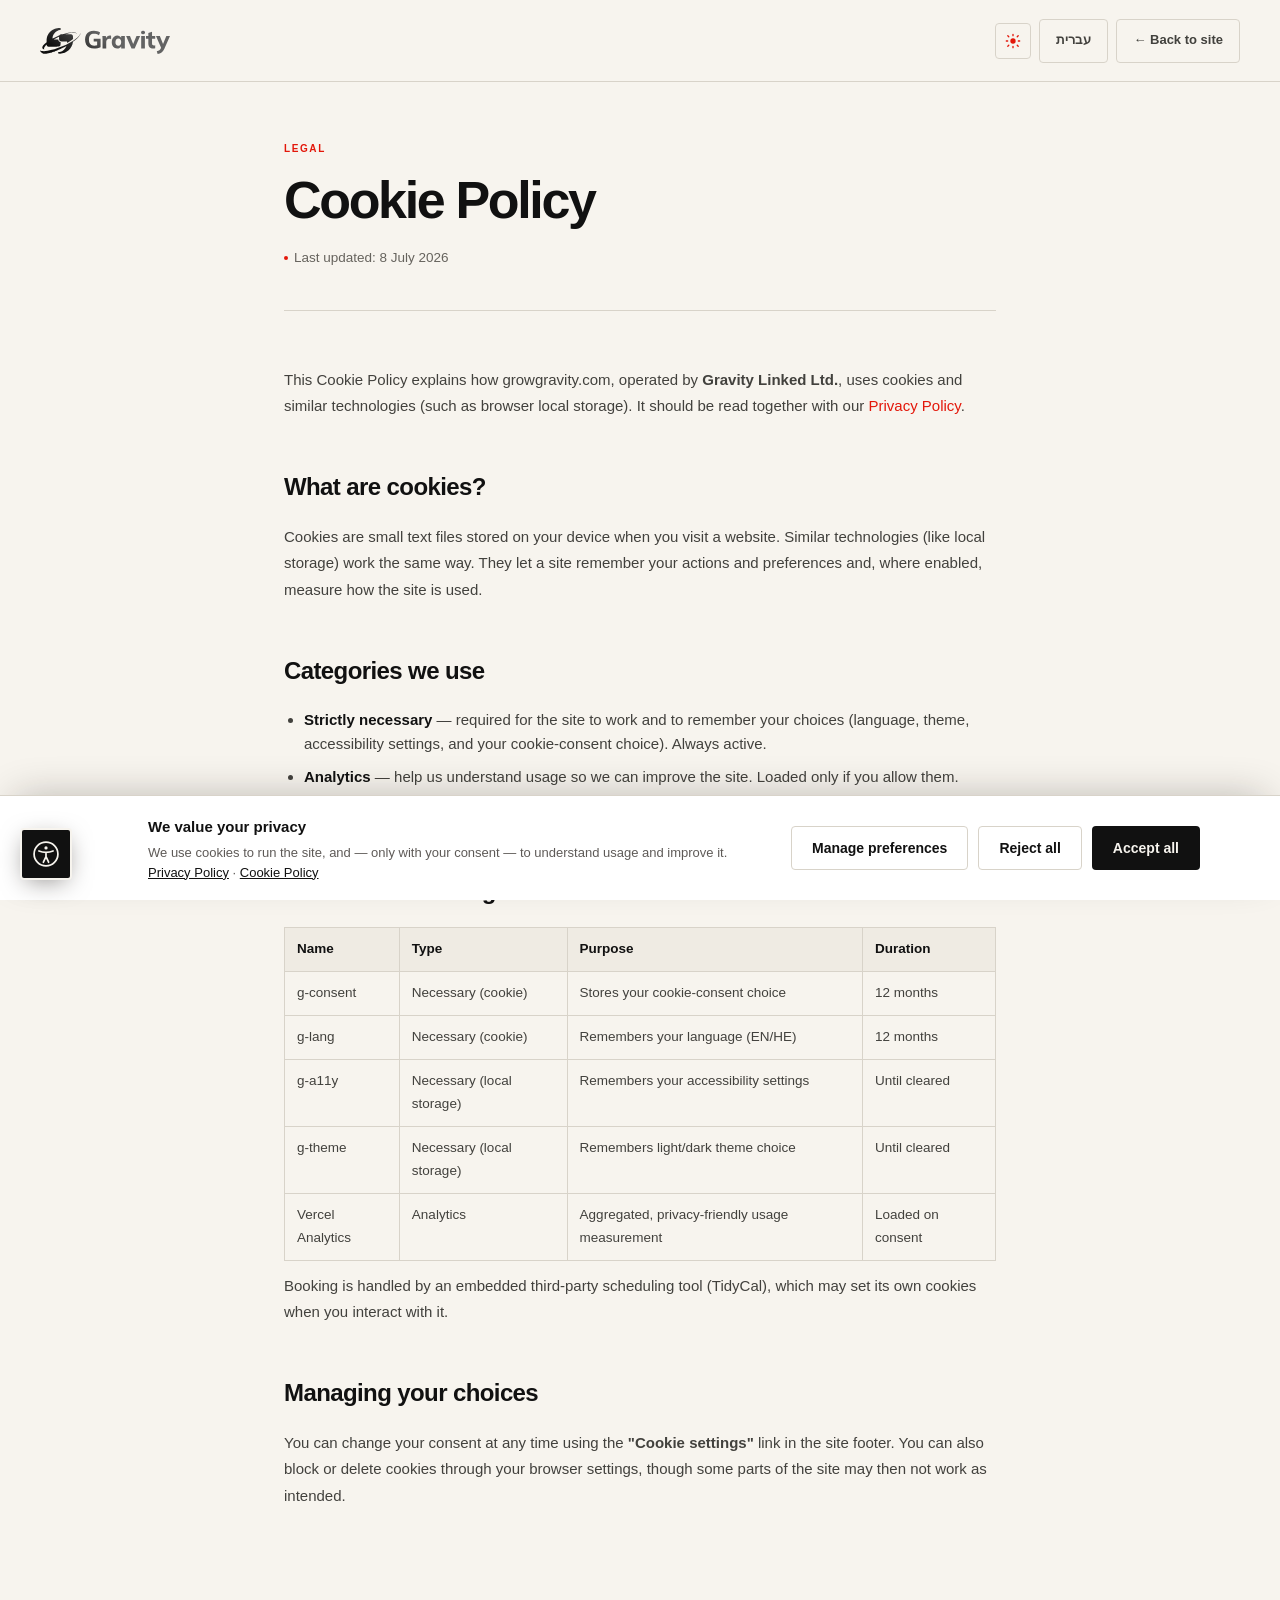
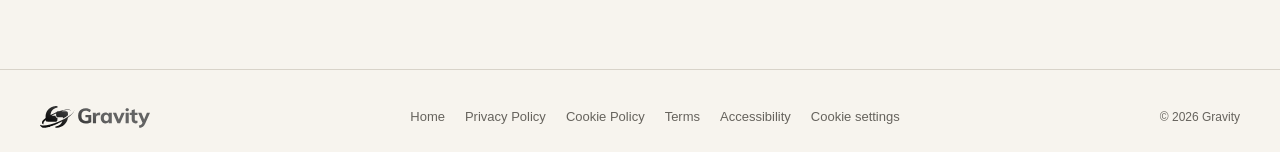
<file: cookie-policy.html>
<!DOCTYPE html>
<html lang="en">
<head>
  <meta charset="UTF-8">
  <meta name="viewport" content="width=device-width, initial-scale=1.0">
  <title>Cookie Policy — Gravity</title>
  <meta name="description" content="How growgravity.com uses cookies and similar technologies, the categories we use, and how to manage your choices.">
  <link rel="alternate" hreflang="en" href="https://growgravity.com/cookie-policy.html">
  <link rel="alternate" hreflang="he" href="https://growgravity.com/cookie-policy-he.html">
  <link rel="preconnect" href="https://fonts.googleapis.com">
  <link rel="preconnect" href="https://fonts.gstatic.com" crossorigin>
  <link rel="icon" type="image/svg+xml" href="assets/Gravity ICON - dark.svg">
  <style>
    :root{--bg:#F5F0ED;--bg2:#EDE6E1;--card:#FFFFFF;--border:#D8CFC9;--t1:#1a1410;--t2:rgba(26,20,16,.72);--t3:rgba(26,20,16,.68);--acc:#7A5C4A;--hdr:rgba(245,240,237,.9);--glow:rgba(122,92,74,.1);--shadow:0 1px 3px rgba(26,20,16,.05),0 4px 20px rgba(26,20,16,.04);--btn-t:#FAF7F5}
    :root.dark{--bg:#0C0B0A;--bg2:#141210;--card:#1A1714;--border:#2C2520;--t1:#F5F0ED;--t2:rgba(245,240,237,.72);--t3:rgba(245,240,237,.60);--acc:#C9A898;--hdr:rgba(12,11,10,.9);--glow:rgba(201,168,152,.09);--shadow:none;--btn-t:#0C0B0A}
    *,*::before,*::after{margin:0;padding:0;box-sizing:border-box}
    html{scroll-behavior:smooth}
    body{font-family:'Urbanist',sans-serif;background:var(--bg);color:var(--t1);line-height:1.7;overflow-x:hidden;transition:background .35s,color .35s}
    a{color:var(--acc);text-decoration:none}a:hover{text-decoration:underline}
    .hdr{position:fixed;top:14px;left:50%;transform:translateX(-50%);z-index:1000;width:calc(100% - 40px);max-width:1160px;height:62px;display:flex;align-items:center;justify-content:space-between;padding:0 24px;background:var(--hdr);backdrop-filter:blur(20px);-webkit-backdrop-filter:blur(20px);border:1px solid var(--border);border-radius:18px}
    .hdr-logo img{height:26px}.logo-d{display:block}.logo-l{display:none}:root.dark .logo-d{display:none}:root.dark .logo-l{display:block}
    .hdr-right{display:flex;align-items:center;gap:8px}
    .ico-btn{width:36px;height:36px;border-radius:50%;border:1px solid var(--border);background:var(--bg2);display:flex;align-items:center;justify-content:center;cursor:pointer;transition:all .25s;flex-shrink:0}
    .ico-btn:hover{border-color:var(--acc);background:var(--glow)}.ico-btn svg{width:16px;height:16px}
    .btn-back{display:inline-flex;align-items:center;gap:6px;padding:8px 16px;border-radius:100px;font-size:13px;font-weight:600;border:1px solid var(--border);color:var(--t2);background:transparent;cursor:pointer;transition:all .22s;text-decoration:none}
    .btn-back:hover{border-color:var(--acc);color:var(--acc);background:var(--glow);text-decoration:none}
    .page{max-width:760px;margin:0 auto;padding:120px 24px 80px}
    .page-hero{margin-bottom:56px;padding-bottom:40px;border-bottom:1px solid var(--border)}
    .page-lbl{font-size:11px;font-weight:700;letter-spacing:2.5px;text-transform:uppercase;color:var(--acc);margin-bottom:14px}
    .page-title{font-family:'Playfair Display',serif;font-size:46px;font-weight:500;line-height:1.15;margin-bottom:16px}
    .page-meta{font-size:13.5px;color:var(--t3);display:flex;gap:24px;flex-wrap:wrap}
    .page-meta span{display:flex;align-items:center;gap:6px}.page-meta span::before{content:'';width:4px;height:4px;border-radius:50%;background:var(--acc);flex-shrink:0}
    .section{margin-bottom:40px}
    .section h2{font-family:'Playfair Display',serif;font-size:24px;font-weight:500;color:var(--t1);margin-bottom:16px;padding-top:8px}
    .section p{font-size:15px;color:var(--t2);line-height:1.75;margin-bottom:12px}.section p:last-child{margin-bottom:0}
    .section ul{padding-left:20px;display:flex;flex-direction:column;gap:8px;margin-bottom:12px}
    .section li{font-size:15px;color:var(--t2);line-height:1.65}.section li strong{color:var(--t1)}
    table{width:100%;border-collapse:collapse;margin:8px 0 12px;font-size:13.5px}
    th,td{border:1px solid var(--border);padding:10px 12px;text-align:left;vertical-align:top;color:var(--t2)}
    th{background:var(--bg2);color:var(--t1);font-weight:600}
    .footer{padding:36px 24px 24px;border-top:1px solid var(--border);margin-top:40px}
    .footer-in{max-width:760px;margin:0 auto;display:flex;justify-content:space-between;align-items:center;flex-wrap:wrap;gap:16px}
    .flogo img{height:22px}
    .flinks{display:flex;gap:20px;flex-wrap:wrap}.flinks a{font-size:13px;color:var(--t3);transition:color .25s;text-decoration:none}.flinks a:hover{color:var(--acc)}
    .fcopy{font-size:12px;color:var(--t3)}
    @media(max-width:768px){.hdr{top:8px;width:calc(100% - 20px);padding:0 14px;height:54px;border-radius:14px}.page{padding:100px 20px 60px}.page-title{font-size:34px}.footer-in{flex-direction:column;align-items:flex-start}table{font-size:12.5px}th,td{padding:8px}}
  </style>
  <link rel="stylesheet" href="/design-system/tokens.css">
  <link rel="stylesheet" href="/design-system/site.css">
</head>
<body>
<header class="hdr">
  <a href="index.html" class="hdr-logo">
    <img src="assets/Gravity Logo - dark.svg" alt="Gravity" class="logo-d">
    <img src="assets/Gravity Logo - lite.svg" alt="Gravity" class="logo-l">
  </a>
  <div class="hdr-right">
    <button class="ico-btn" onclick="toggleTheme()" aria-label="Toggle theme">
      <svg id="isun" viewBox="0 0 24 24" fill="none" stroke="var(--acc)" stroke-width="2" stroke-linecap="round"><circle cx="12" cy="12" r="4" fill="var(--acc)" stroke="none"/><path d="M12 2v2M12 20v2M4.22 4.22l1.42 1.42M18.36 18.36l1.42 1.42M2 12h2M20 12h2M4.22 19.78l1.42-1.42M18.36 5.64l1.42-1.42"/></svg>
      <svg id="imoon" viewBox="0 0 24 24" style="display:none"><path d="M21 12.79A9 9 0 1 1 11.21 3 7 7 0 0 0 21 12.79z" fill="var(--acc)"/></svg>
    </button>
    <a href="/cookie-policy-he.html" class="btn-back">עברית</a>
    <a href="index.html" class="btn-back">&#8592; Back to site</a>
  </div>
</header>

<main class="page">
  <div class="page-hero">
    <p class="page-lbl">Legal</p>
    <h1 class="page-title">Cookie Policy</h1>
    <div class="page-meta"><span>Last updated: 8 July 2026</span></div>
  </div>

  <div class="section">
    <p>This Cookie Policy explains how growgravity.com, operated by <strong>Gravity Linked Ltd.</strong>, uses cookies and similar technologies (such as browser local storage). It should be read together with our <a href="privacy.html">Privacy Policy</a>.</p>
  </div>

  <div class="section">
    <h2>What are cookies?</h2>
    <p>Cookies are small text files stored on your device when you visit a website. Similar technologies (like local storage) work the same way. They let a site remember your actions and preferences and, where enabled, measure how the site is used.</p>
  </div>

  <div class="section">
    <h2>Categories we use</h2>
    <ul>
      <li><strong>Strictly necessary</strong> — required for the site to work and to remember your choices (language, theme, accessibility settings, and your cookie-consent choice). Always active.</li>
      <li><strong>Analytics</strong> — help us understand usage so we can improve the site. Loaded only if you allow them.</li>
      <li><strong>Marketing</strong> — used to measure and personalize campaigns. Loaded only if you allow them.</li>
    </ul>
  </div>

  <div class="section">
    <h2>Cookies and storage in use</h2>
    <table>
      <thead><tr><th>Name</th><th>Type</th><th>Purpose</th><th>Duration</th></tr></thead>
      <tbody>
        <tr><td>g-consent</td><td>Necessary (cookie)</td><td>Stores your cookie-consent choice</td><td>12 months</td></tr>
        <tr><td>g-lang</td><td>Necessary (cookie)</td><td>Remembers your language (EN/HE)</td><td>12 months</td></tr>
        <tr><td>g-a11y</td><td>Necessary (local storage)</td><td>Remembers your accessibility settings</td><td>Until cleared</td></tr>
        <tr><td>g-theme</td><td>Necessary (local storage)</td><td>Remembers light/dark theme choice</td><td>Until cleared</td></tr>
        <tr><td>Vercel Analytics</td><td>Analytics</td><td>Aggregated, privacy-friendly usage measurement</td><td>Loaded on consent</td></tr>
      </tbody>
    </table>
    <p>Booking is handled by an embedded third-party scheduling tool (TidyCal), which may set its own cookies when you interact with it.</p>
  </div>

  <div class="section">
    <h2>Managing your choices</h2>
    <p>You can change your consent at any time using the <strong>"Cookie settings"</strong> link in the site footer. You can also block or delete cookies through your browser settings, though some parts of the site may then not work as intended.</p>
  </div>
</main>

<footer class="footer">
  <div class="footer-in">
    <div class="flogo">
      <img src="assets/Gravity Logo - dark.svg" alt="Gravity" class="logo-d">
      <img src="assets/Gravity Logo - lite.svg" alt="Gravity" class="logo-l">
    </div>
    <div class="flinks">
      <a href="index.html">Home</a>
      <a href="privacy.html">Privacy Policy</a>
      <a href="cookie-policy.html">Cookie Policy</a>
      <a href="terms.html">Terms</a>
      <a href="accessibility.html">Accessibility</a>
      <a href="#" onclick="if(window.gravityConsent){window.gravityConsent.open();}return false;">Cookie settings</a>
    </div>
    <p class="fcopy">&copy; 2026 Gravity</p>
  </div>
</footer>

<script>
  function toggleTheme(){const d=document.documentElement.classList.toggle('dark');document.getElementById('isun').style.display=d?'none':'block';document.getElementById('imoon').style.display=d?'block':'none';localStorage.setItem('g-theme',d?'dark':'light');}
  (function(){if(localStorage.getItem('g-theme')==='dark'){document.documentElement.classList.add('dark');document.getElementById('isun').style.display='none';document.getElementById('imoon').style.display='block';}})();
</script>
<script src="/compliance.js" defer></script>
</body>
</html>
</file>
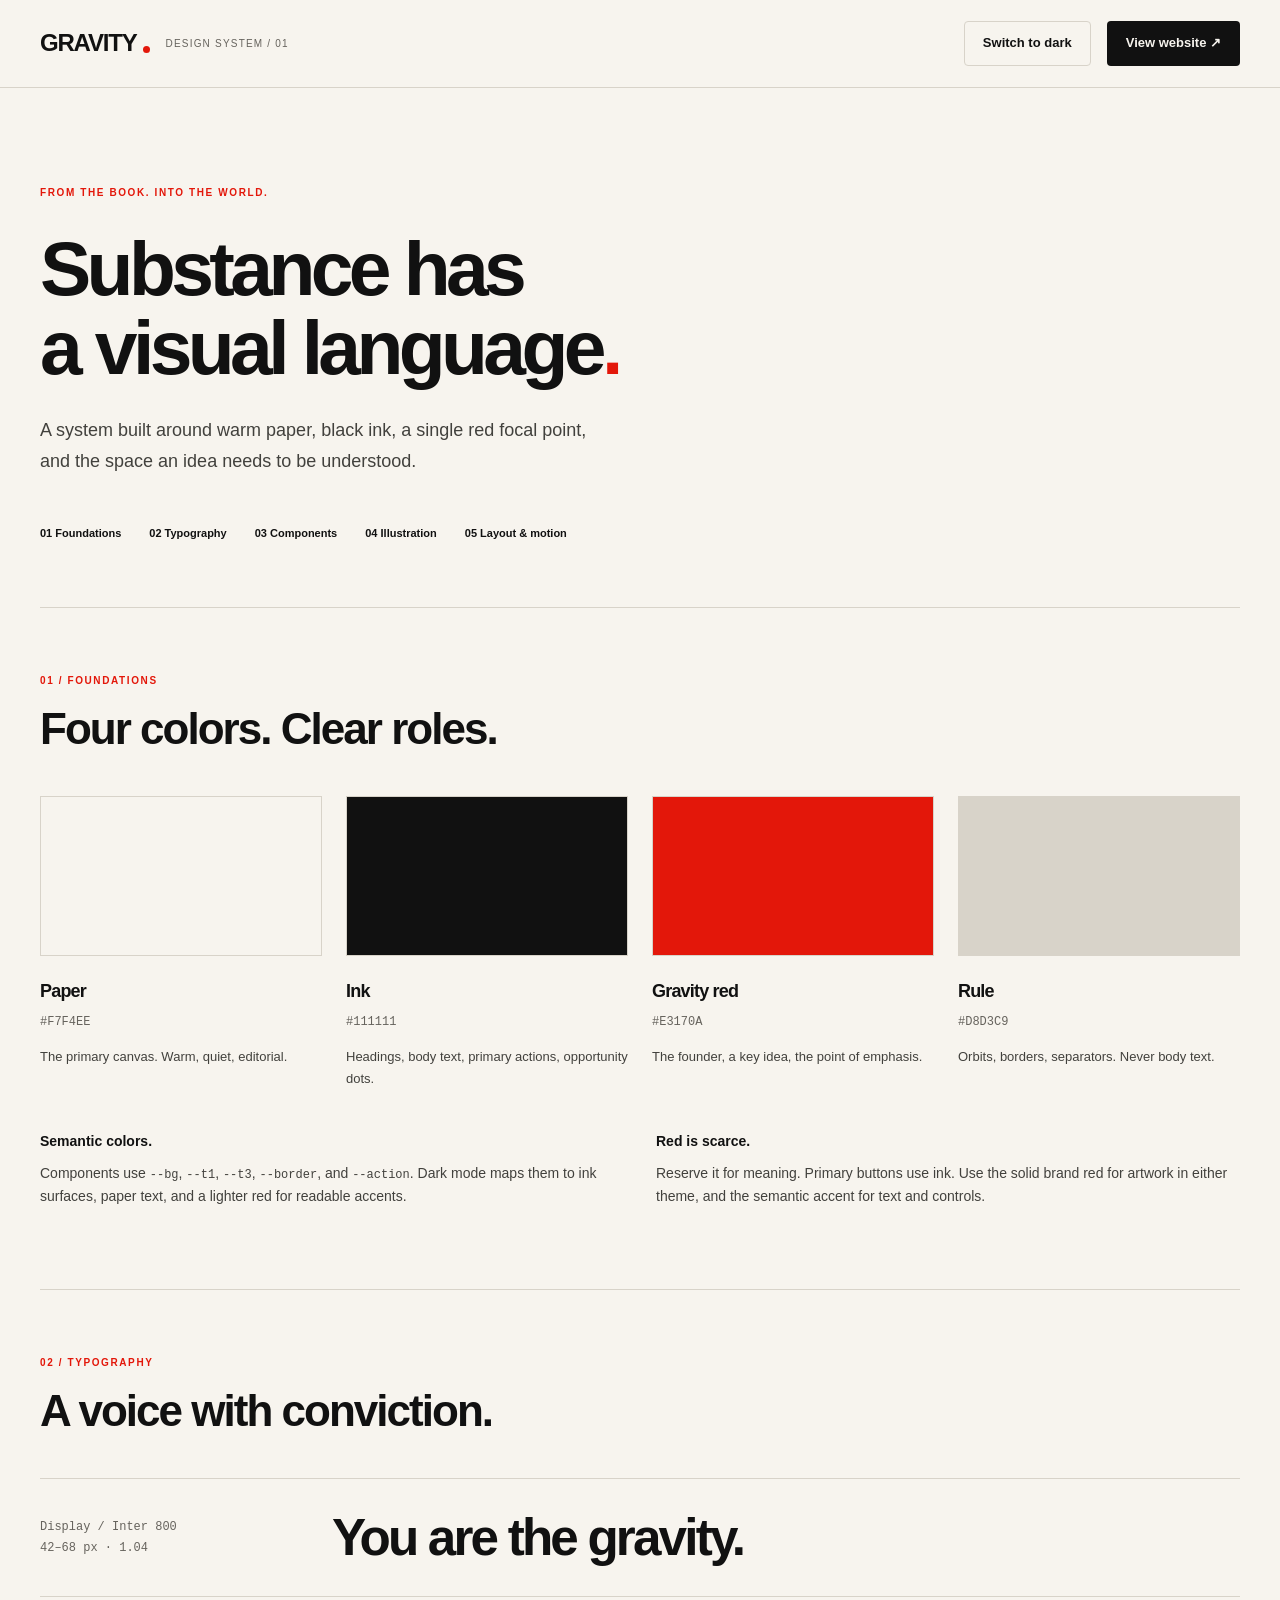
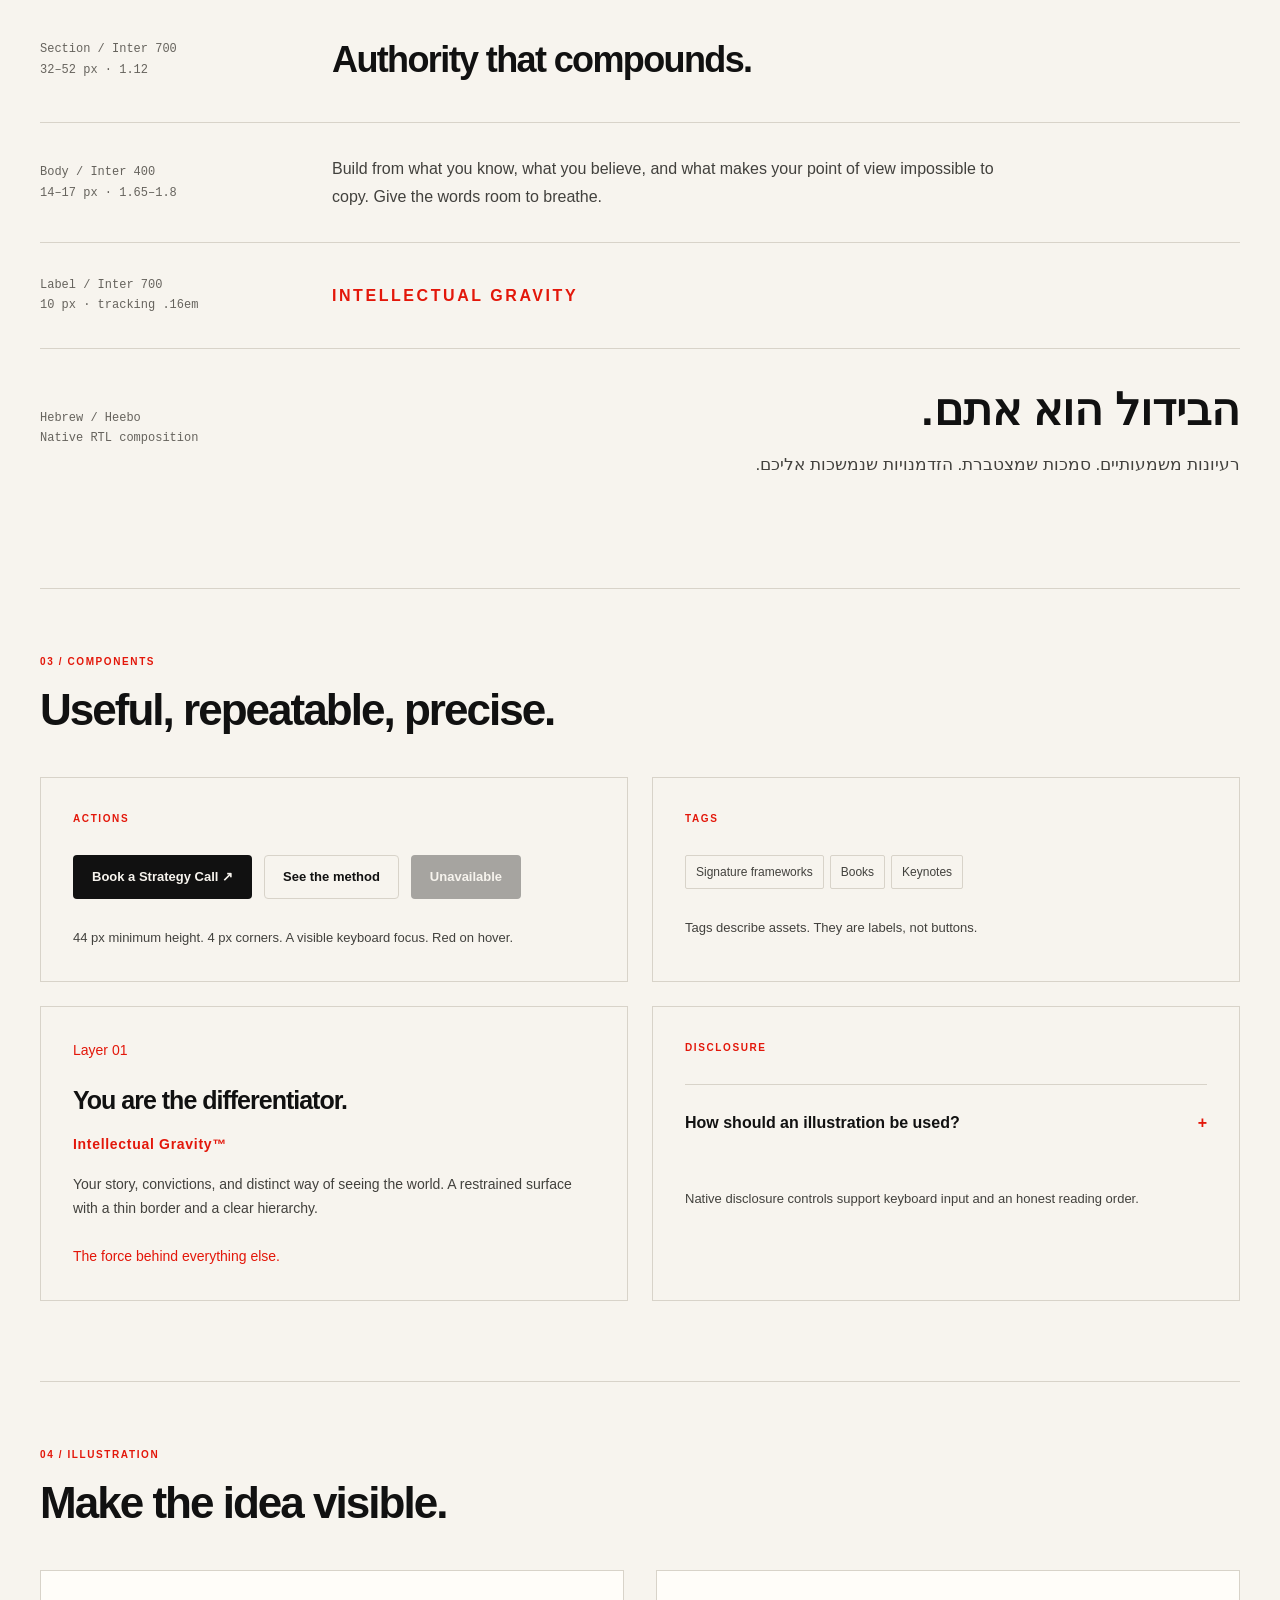
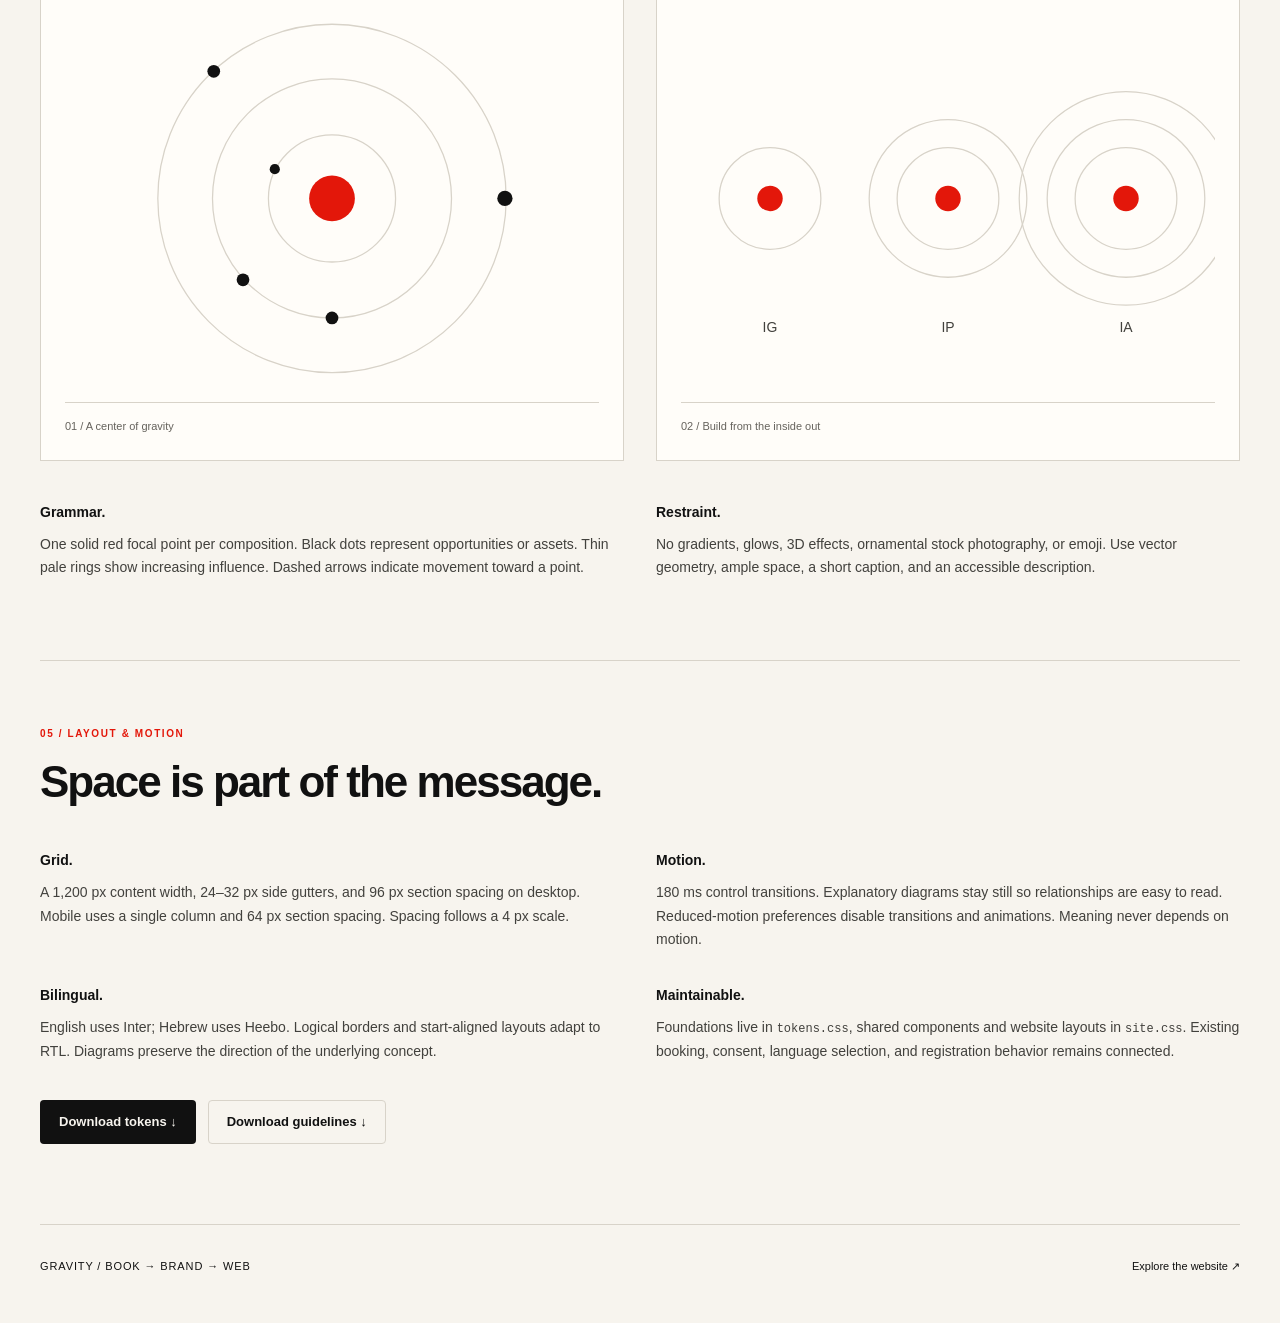
<file: design-system.html>
<!doctype html>
<html lang="en"><head><meta charset="utf-8"><meta name="viewport" content="width=device-width,initial-scale=1"><meta name="robots" content="noindex"><title>Gravity — Design System</title><link rel="stylesheet" href="/design-system/tokens.css"><link rel="stylesheet" href="/design-system/site.css"><link rel="stylesheet" href="/design-system/specimen.css"></head>
<body class="specimen"><a class="skip-link" href="#main">Skip to design system</a>
<header class="ds-header"><a href="/index.html" class="ds-wordmark">GRAVITY<span></span></a><span class="ds-version">DESIGN SYSTEM / 01</span><button class="btn btn-ghost" id="theme" aria-pressed="false">Switch to dark</button><a class="btn btn-primary" href="/index.html">View website ↗</a></header>
<main id="main">
<section class="ds-intro"><p class="lbl">FROM THE BOOK. INTO THE WORLD.</p><h1>Substance has<br>a visual language<span>.</span></h1><p>A system built around warm paper, black ink, a single red focal point, and the space an idea needs to be understood.</p><nav class="ds-nav" aria-label="Design system sections"><a href="#foundations">01 Foundations</a><a href="#type">02 Typography</a><a href="#components">03 Components</a><a href="#art">04 Illustration</a><a href="#layout">05 Layout & motion</a></nav></section>
<section id="foundations" class="ds-section"><div class="ds-heading"><p class="lbl">01 / FOUNDATIONS</p><h2>Four colors. Clear roles.</h2></div><div class="swatches">
<article><div style="background:#F7F4EE" class="swatch"></div><h3>Paper</h3><code>#F7F4EE</code><p>The primary canvas. Warm, quiet, editorial.</p></article>
<article><div style="background:#111111" class="swatch"></div><h3>Ink</h3><code>#111111</code><p>Headings, body text, primary actions, opportunity dots.</p></article>
<article><div style="background:#E3170A" class="swatch"></div><h3>Gravity red</h3><code>#E3170A</code><p>The founder, a key idea, the point of emphasis.</p></article>
<article><div style="background:#D8D3C9" class="swatch"></div><h3>Rule</h3><code>#D8D3C9</code><p>Orbits, borders, separators. Never body text.</p></article></div><div class="ds-notes"><p><strong>Semantic colors.</strong> Components use <code>--bg</code>, <code>--t1</code>, <code>--t3</code>, <code>--border</code>, and <code>--action</code>. Dark mode maps them to ink surfaces, paper text, and a lighter red for readable accents.</p><p><strong>Red is scarce.</strong> Reserve it for meaning. Primary buttons use ink. Use the solid brand red for artwork in either theme, and the semantic accent for text and controls.</p></div></section>
<section id="type" class="ds-section"><div class="ds-heading"><p class="lbl">02 / TYPOGRAPHY</p><h2>A voice with conviction.</h2></div><div class="type-row"><code>Display / Inter 800<br>42–68 px · 1.04</code><div class="type-display">You are the gravity.</div></div><div class="type-row"><code>Section / Inter 700<br>32–52 px · 1.12</code><div class="type-section">Authority that compounds.</div></div><div class="type-row"><code>Body / Inter 400<br>14–17 px · 1.65–1.8</code><p>Build from what you know, what you believe, and what makes your point of view impossible to copy. Give the words room to breathe.</p></div><div class="type-row"><code>Label / Inter 700<br>10 px · tracking .16em</code><p class="lbl">INTELLECTUAL GRAVITY</p></div><div class="type-row"><code>Hebrew / Heebo<br>Native RTL composition</code><div lang="he" dir="rtl" class="type-he">הבידול הוא אתם.<p>רעיונות משמעותיים. סמכות שמצטברת. הזדמנויות שנמשכות אליכם.</p></div></div></section>
<section id="components" class="ds-section"><div class="ds-heading"><p class="lbl">03 / COMPONENTS</p><h2>Useful, repeatable, precise.</h2></div><div class="component-grid"><article class="demo"><p class="lbl">ACTIONS</p><div class="demo-actions"><a href="/index.html#contact" class="btn btn-primary">Book a Strategy Call ↗</a><a href="/index.html#method" class="btn btn-ghost">See the method</a><button class="btn btn-primary" disabled>Unavailable</button></div><p>44 px minimum height. 4 px corners. A visible keyboard focus. Red on hover.</p></article><article class="demo"><p class="lbl">TAGS</p><div class="chips"><span class="chip">Signature frameworks</span><span class="chip">Books</span><span class="chip">Keynotes</span></div><p>Tags describe assets. They are labels, not buttons.</p></article><article class="layer"><p class="layer-n">Layer 01</p><h3>You are the differentiator.</h3><p class="tname">Intellectual Gravity™</p><p>Your story, convictions, and distinct way of seeing the world. A restrained surface with a thin border and a clear hierarchy.</p><span class="accent">The force behind everything else.</span></article><article class="demo"><p class="lbl">DISCLOSURE</p><details class="faq-item"><summary>How should an illustration be used?</summary><p>Only when it explains a relationship, a process, or a point more clearly than prose alone. Always include a meaningful text alternative.</p></details><p>Native disclosure controls support keyboard input and an honest reading order.</p></article></div></section>
<section id="art" class="ds-section"><div class="ds-heading"><p class="lbl">04 / ILLUSTRATION</p><h2>Make the idea visible.</h2></div><div class="art-grid"><figure><svg viewBox="0 0 420 320" role="img" aria-label="A founder at the center of a field of opportunities"><g fill="none" stroke="var(--border)"><circle cx="210" cy="160" r="50"/><circle cx="210" cy="160" r="94"/><circle cx="210" cy="160" r="137"/></g><g fill="var(--t1)"><circle cx="117" cy="60" r="5"/><circle cx="346" cy="160" r="6"/><circle cx="210" cy="254" r="5"/><circle cx="165" cy="137" r="4"/><circle cx="140" cy="224" r="5"/></g><circle cx="210" cy="160" r="18" fill="var(--gravity-red)"/></svg><figcaption>01 / A center of gravity</figcaption></figure><figure><svg viewBox="0 0 420 320" role="img" aria-label="Three stages expand from founder to intellectual property and authority"><g fill="none" stroke="var(--border)"><circle cx="70" cy="160" r="40"/><circle cx="210" cy="160" r="40"/><circle cx="210" cy="160" r="62"/><circle cx="350" cy="160" r="40"/><circle cx="350" cy="160" r="62"/><circle cx="350" cy="160" r="84"/></g><g fill="var(--gravity-red)"><circle cx="70" cy="160" r="10"/><circle cx="210" cy="160" r="10"/><circle cx="350" cy="160" r="10"/></g><g fill="var(--t2)" font-family="Inter,Arial" font-size="11" text-anchor="middle"><text x="70" y="265">IG</text><text x="210" y="265">IP</text><text x="350" y="265">IA</text></g></svg><figcaption>02 / Build from the inside out</figcaption></figure></div><div class="ds-notes"><p><strong>Grammar.</strong> One solid red focal point per composition. Black dots represent opportunities or assets. Thin pale rings show increasing influence. Dashed arrows indicate movement toward a point.</p><p><strong>Restraint.</strong> No gradients, glows, 3D effects, ornamental stock photography, or emoji. Use vector geometry, ample space, a short caption, and an accessible description.</p></div></section>
<section id="layout" class="ds-section"><div class="ds-heading"><p class="lbl">05 / LAYOUT & MOTION</p><h2>Space is part of the message.</h2></div><div class="ds-notes"><p><strong>Grid.</strong> A 1,200 px content width, 24–32 px side gutters, and 96 px section spacing on desktop. Mobile uses a single column and 64 px section spacing. Spacing follows a 4 px scale.</p><p><strong>Motion.</strong> 180 ms control transitions. Explanatory diagrams stay still so relationships are easy to read. Reduced-motion preferences disable transitions and animations. Meaning never depends on motion.</p><p><strong>Bilingual.</strong> English uses Inter; Hebrew uses Heebo. Logical borders and start-aligned layouts adapt to RTL. Diagrams preserve the direction of the underlying concept.</p><p><strong>Maintainable.</strong> Foundations live in <code>tokens.css</code>, shared components and website layouts in <code>site.css</code>. Existing booking, consent, language selection, and registration behavior remains connected.</p></div><div class="demo-actions downloads"><a class="btn btn-primary" href="/design-system/tokens.json" download>Download tokens ↓</a><a class="btn btn-ghost" href="/design-system/README.md" download>Download guidelines ↓</a></div></section>
</main><footer class="ds-footer">GRAVITY / BOOK → BRAND → WEB <a href="/index.html">Explore the website ↗</a></footer>
<script>document.getElementById('theme').addEventListener('click',function(){let dark=document.documentElement.classList.toggle('dark');this.setAttribute('aria-pressed',dark);this.textContent=dark?'Switch to light':'Switch to dark';});</script></body></html>
</file>
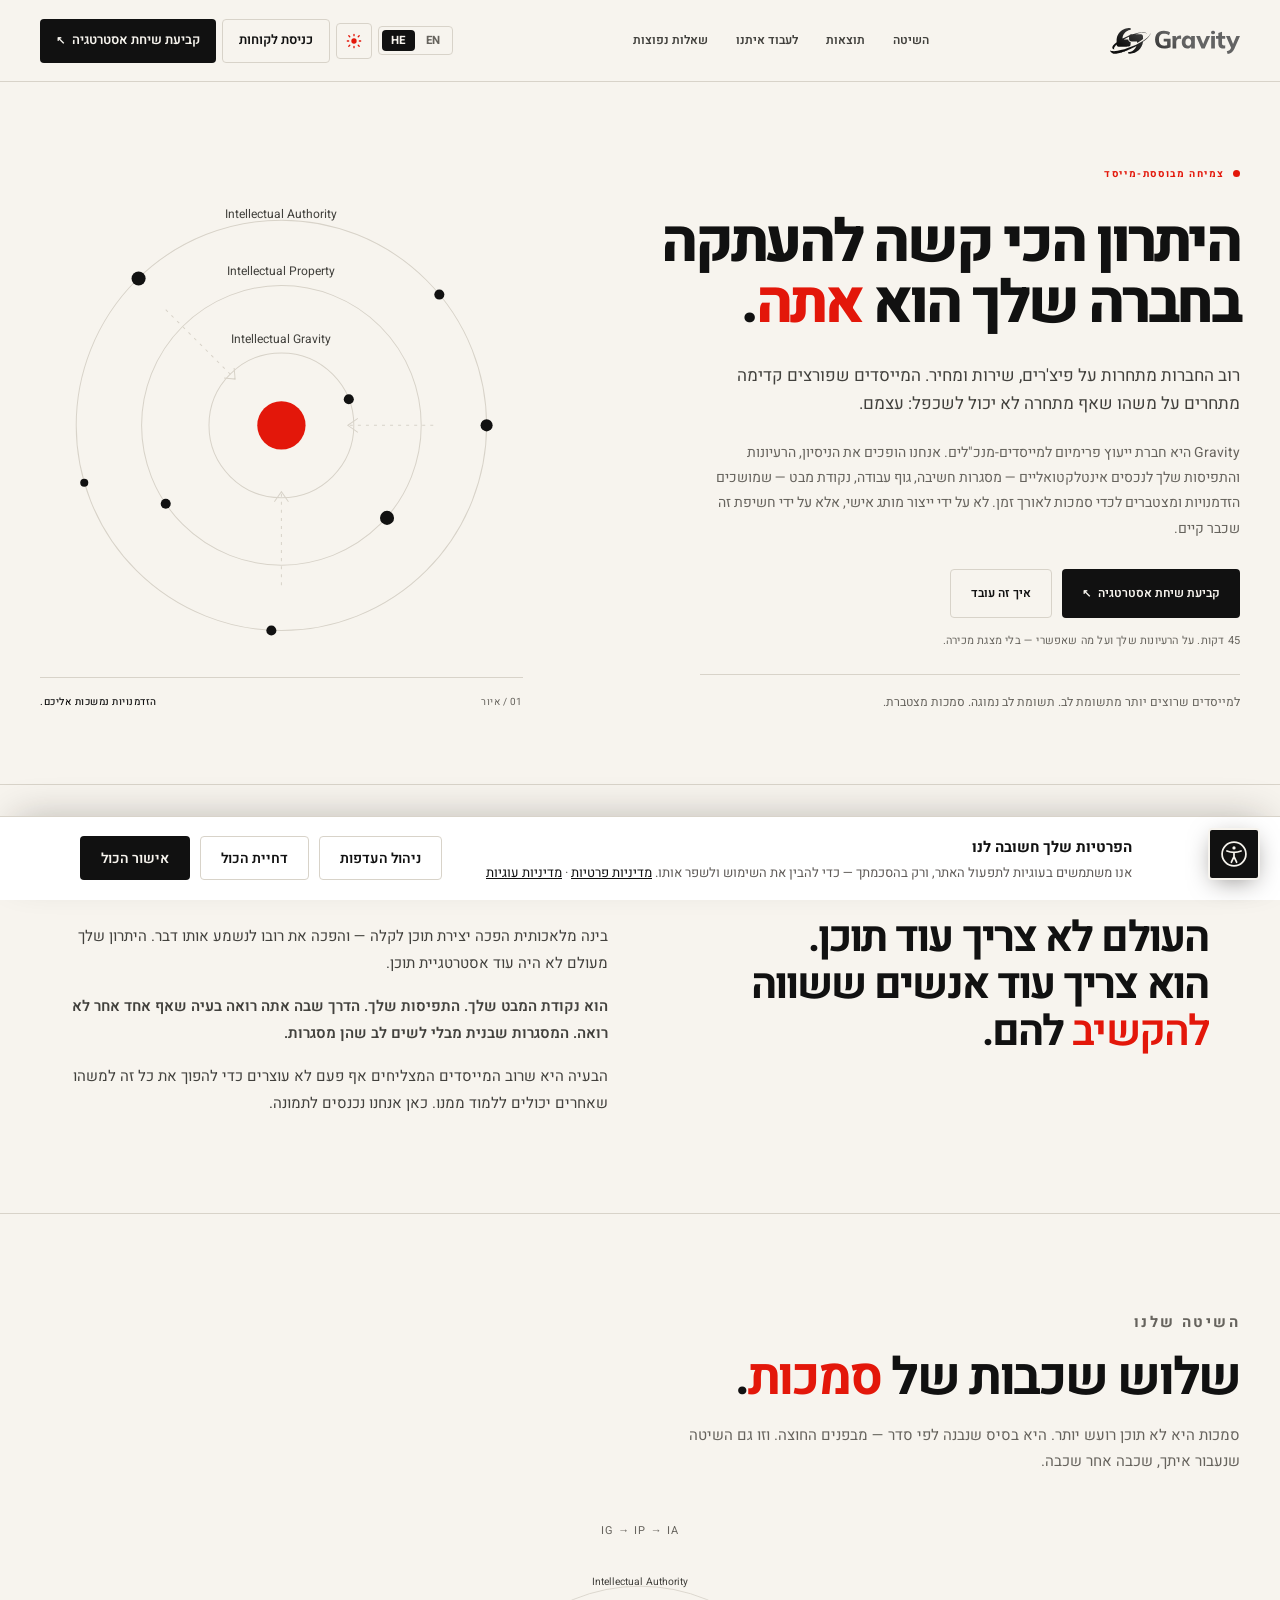
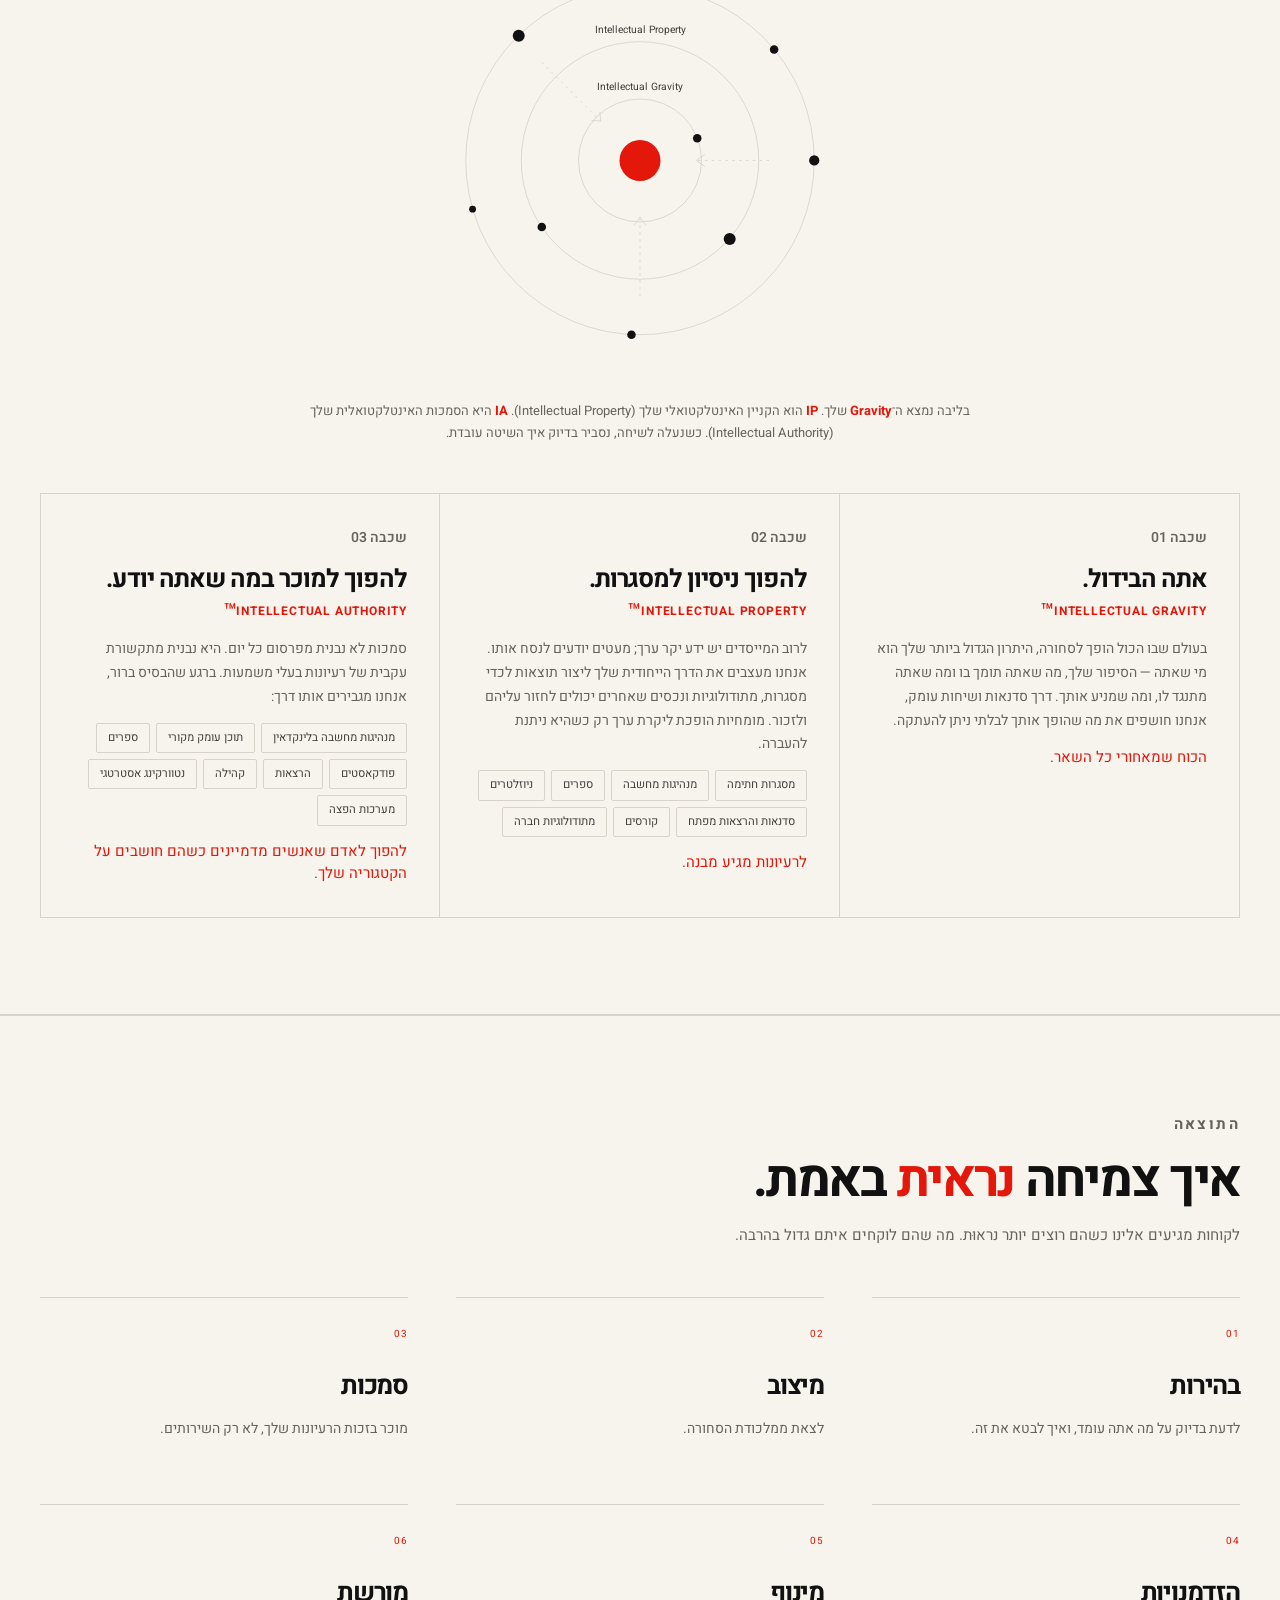
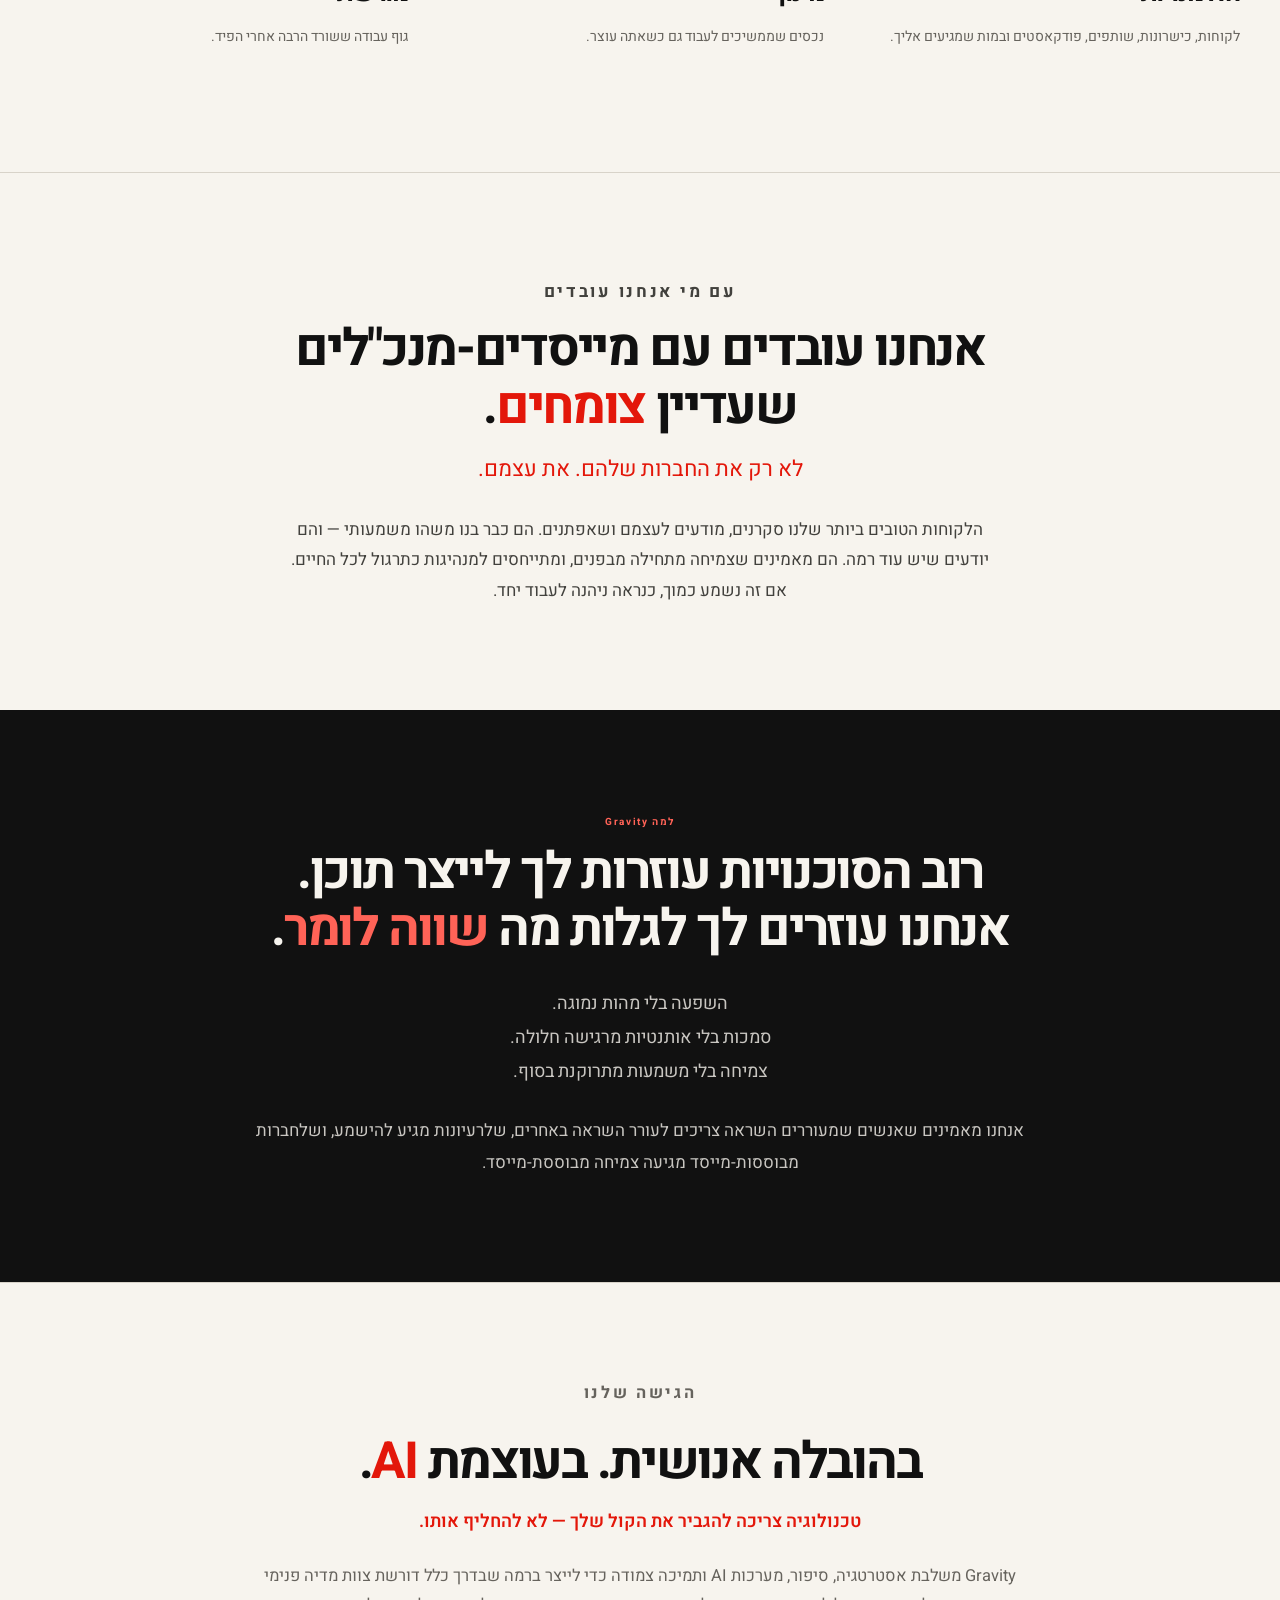
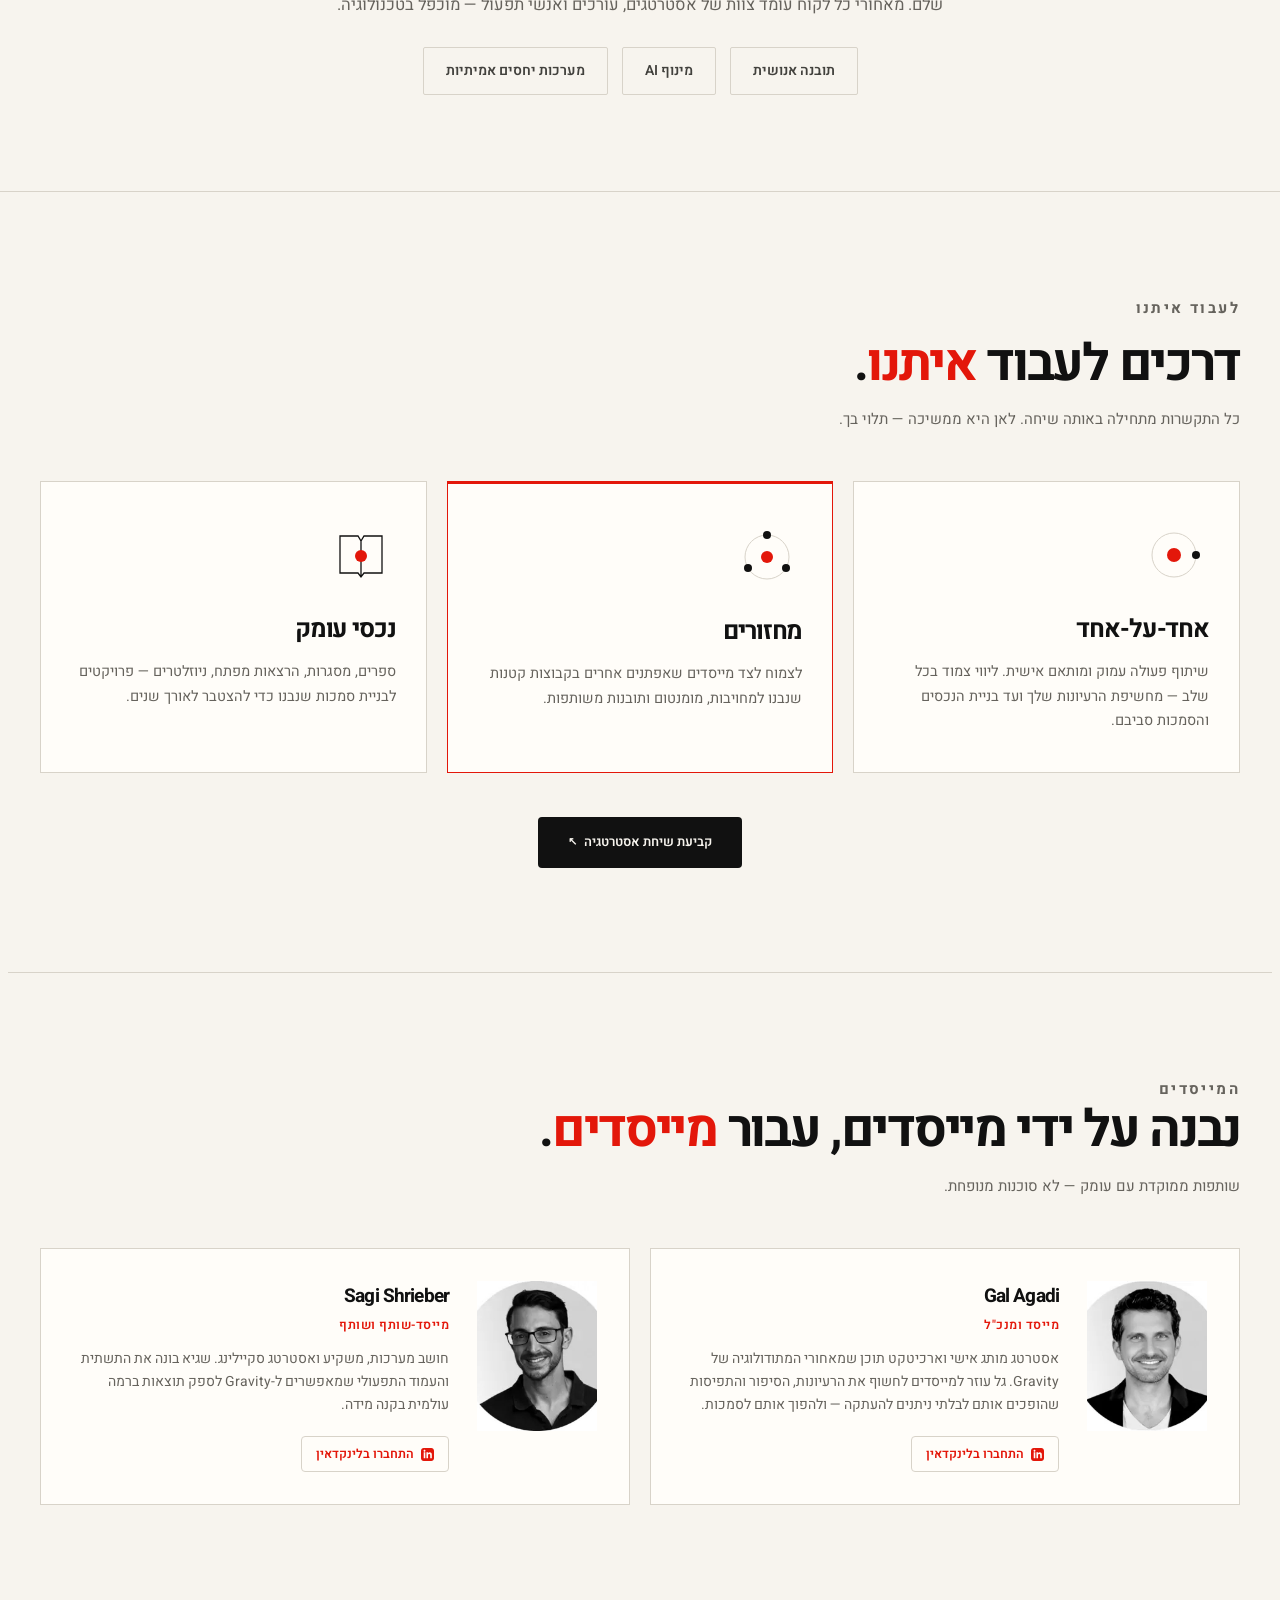
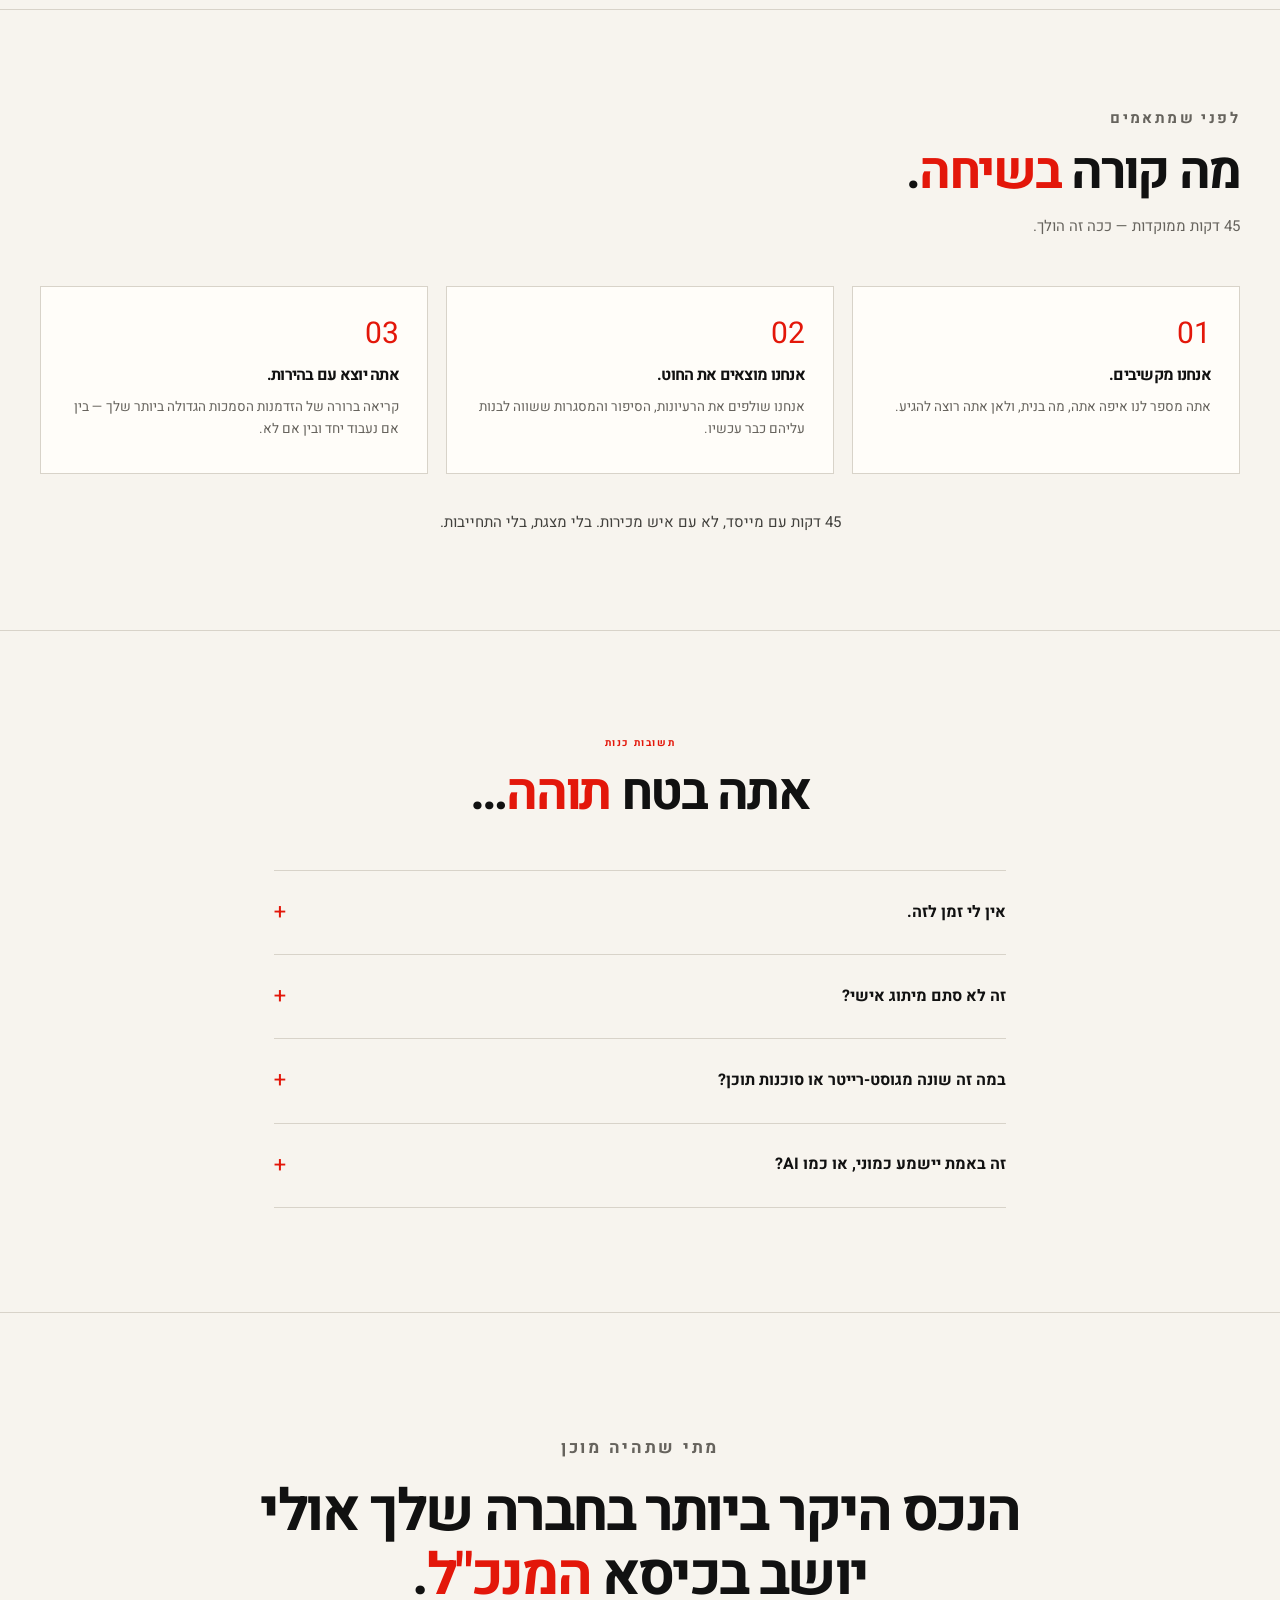
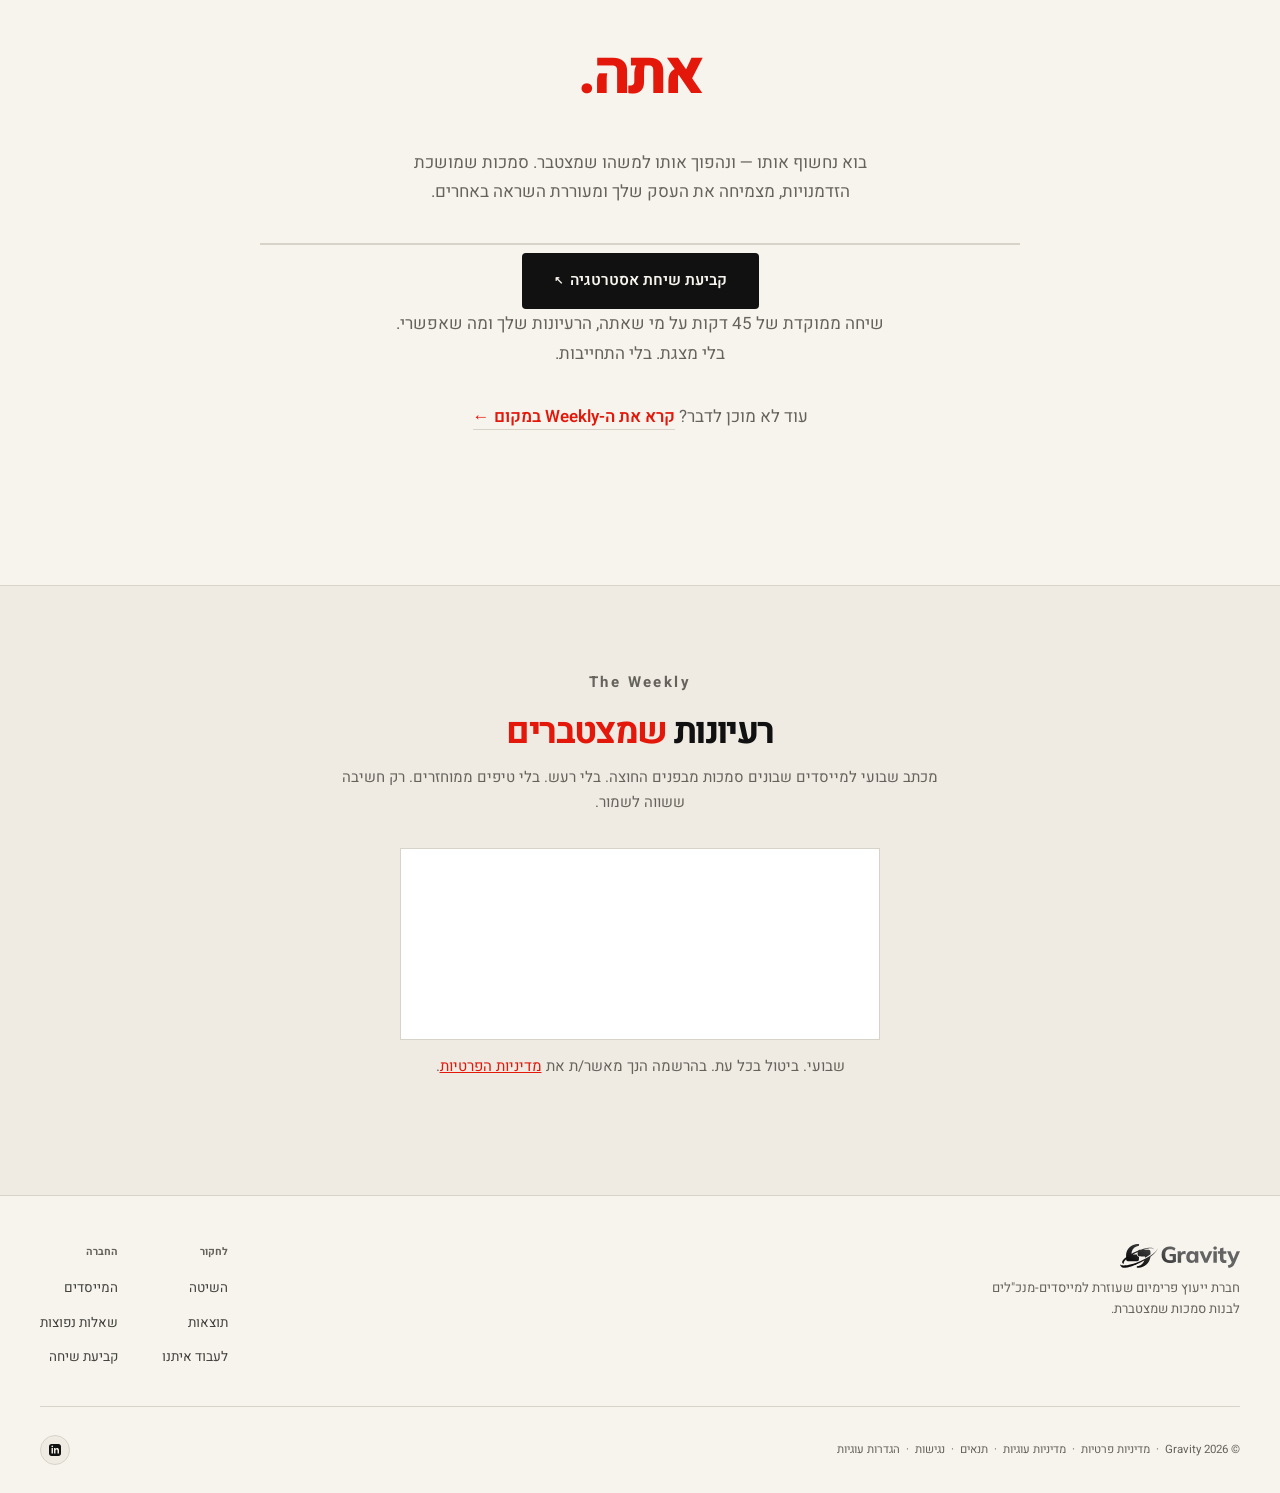
<file: he.html>
<!DOCTYPE html>
<html lang="he" dir="rtl">
<head>
  <meta charset="UTF-8">
  <meta name="viewport" content="width=device-width, initial-scale=1.0">
  <title>Gravity — סמכות שמצטברת, למייסדים-מנכ"לים</title>
  <link rel="canonical" href="https://growgravity.com/he">
  <link rel="alternate" hreflang="en" href="https://growgravity.com/">
  <link rel="alternate" hreflang="he" href="https://growgravity.com/he">
  <link rel="alternate" hreflang="x-default" href="https://growgravity.com/">
  <meta name="description" content="Gravity היא חברת ייעוץ פרימיום שעוזרת למייסדים-מנכ"לים להפוך את מי שהם, את מה שהם יודעים ואת מה שהם מאמינים בו לסמכות שמושכת הזדמנויות ומצטברת לאורך זמן.">
  <meta property="og:title" content="הכוח שמאחורי הצמיחה של החברה שלך — זה אתה">
  <meta property="og:description" content="המייסדים שבולטים לא מתחרים על פיצ'רים או מחיר. הם מתחרים על עצמם. Gravity עוזרת לך להפוך ניסיון, רעיונות ותפיסות לסמכות שמצטברת.">
  <meta property="og:url" content="https://growgravity.com/he">
  <meta property="og:type" content="website">
  <meta property="og:image" content="https://growgravity.com/assets/og-gravity-he.png">
  <meta property="og:image:width" content="1200">
  <meta property="og:image:height" content="630">
  <meta property="og:image:alt" content="Gravity: היתרון הכי קשה להעתקה בחברה שלך הוא אתה.">
  <meta property="og:site_name" content="Gravity">
  <meta property="og:locale" content="he_IL">
  <meta property="og:locale:alternate" content="en_US">
  <meta name="twitter:card" content="summary_large_image">
  <meta name="twitter:image" content="https://growgravity.com/assets/og-gravity-he.png">
  <meta name="twitter:title" content="הכוח שמאחורי הצמיחה של החברה שלך — זה אתה">
  <meta name="twitter:description" content="חברת ייעוץ פרימיום שעוזרת למייסדים-מנכ"לים לבנות סמכות שמצטברת.">
  <link rel="icon" type="image/svg+xml" href="/assets/Gravity ICON - dark.svg">
  <link rel="preconnect" href="https://fonts.googleapis.com">
  <link rel="preconnect" href="https://fonts.gstatic.com" crossorigin>
  <link rel="stylesheet" href="https://fonts.googleapis.com/css2?family=Inter:wght@400;500;600;700;800;900&family=Heebo:wght@400;500;600;700;800;900&display=swap">
  <style>
    :root {
      --bg: #F5F0ED;
      --bg2: #EDE6E1;
      --card: #FFFFFF;
      --border: #D8CFC9;
      --t1: #1a1410;
      --t2: rgba(26,20,16,.72);
      --t3: rgba(26,20,16,.68);
      --acc: #7A5C4A;
      --acc2: #A0857A;
      --acc3: #6B5548;
      --hdr: rgba(245,240,237,.9);
      --glow: rgba(139,111,94,.1);
      --glow2: rgba(139,111,94,.2);
      --shadow: 0 1px 3px rgba(26,20,16,.05),0 4px 20px rgba(26,20,16,.04);
      --btn-t: #FAF7F5;
      --svg-f: #1a1410;
    }
    :root.dark {
      --bg: #0C0B0A;
      --bg2: #141210;
      --card: #1A1714;
      --border: #2C2520;
      --t1: #F5F0ED;
      --t2: rgba(245,240,237,.72);
      --t3: rgba(245,240,237,.60);
      --acc: #C9A898;
      --acc2: #B08878;
      --acc3: #E8D5CC;
      --hdr: rgba(12,11,10,.9);
      --glow: rgba(201,168,152,.09);
      --glow2: rgba(201,168,152,.18);
      --shadow: none;
      --btn-t: #0C0B0A;
      --svg-f: #F5F0ED;
    }
    *,*::before,*::after{margin:0;padding:0;box-sizing:border-box}
    html{scroll-behavior:smooth}
    body{font-family:'Urbanist',sans-serif;background:var(--bg);color:var(--t1);line-height:1.6;overflow-x:hidden;transition:background .35s,color .35s}
    a{color:inherit;text-decoration:none}
    img{max-width:100%;height:auto;display:block}
    /* Keyboard accessibility */
    .skip-link{position:absolute;right:50%;top:-60px;transform:translateX(50%);z-index:2000;
      background:var(--acc);color:var(--btn-t,#fff);padding:10px 20px;border-radius:0 0 10px 10px;
      font-size:14px;font-weight:600;transition:top .2s}
    .skip-link:focus{top:0}
    :focus-visible{outline:3px solid var(--acc);outline-offset:2px;border-radius:3px}

    /* ── HEADER ── */
    .hdr{
      position:fixed;top:14px;left:50%;transform:translateX(-50%);
      z-index:1000;width:calc(100% - 40px);max-width:1160px;height:62px;
      display:flex;align-items:center;justify-content:space-between;padding:0 24px;
      background:var(--hdr);backdrop-filter:blur(20px);-webkit-backdrop-filter:blur(20px);
      border:1px solid var(--border);border-radius:18px;
      transition:background .35s,border-color .35s;
    }
    .hdr-logo img{height:26px}
    .logo-d{display:block}.logo-l{display:none}
    :root.dark .logo-d{display:none}:root.dark .logo-l{display:block}
    .hdr-nav{display:flex;gap:22px}
    .hdr-nav a{font-size:13.5px;font-weight:500;color:var(--t2);transition:color .25s}
    .hdr-nav a:hover{color:var(--acc)}
    .hdr-actions{display:flex;align-items:center;gap:6px}

    /* Buttons */
    .btn{display:inline-flex;align-items:center;gap:7px;padding:10px 20px;border-radius:100px;
      font-family:'Urbanist',sans-serif;font-size:13.5px;font-weight:600;cursor:pointer;
      transition:all .22s;border:none;text-decoration:none;white-space:nowrap}
    .btn-sm{padding:8px 16px;font-size:12.5px}
    .btn-lg{padding:15px 30px;font-size:15.5px}
    .btn-ghost{background:transparent;border:1px solid var(--border);color:var(--t2)}
    .btn-ghost:hover{border-color:var(--acc);color:var(--acc);background:var(--glow)}
    .btn-primary{background:var(--acc);color:var(--btn-t)}
    .btn-primary:hover{background:var(--acc2);transform:translateY(-1px)}
    .btn-outline{background:transparent;border:1.5px solid var(--acc);color:var(--acc)}
    .btn-outline:hover{background:var(--acc);color:var(--btn-t)}
    .arr{font-size:11px;transition:transform .22s}
    .btn:hover .arr{transform:translate(2px,-2px)}
    .ico-btn{width:36px;height:36px;border-radius:50%;border:1px solid var(--border);background:var(--bg2);
      display:flex;align-items:center;justify-content:center;cursor:pointer;transition:all .25s;flex-shrink:0}
    .ico-btn:hover{border-color:var(--acc);background:var(--glow)}
    .ico-btn svg{width:16px;height:16px}

    /* Language switch */
    .lang-switch{display:inline-flex;align-items:center;gap:2px;border:1px solid var(--border);
      border-radius:100px;padding:3px;background:var(--bg2)}
    .lang-opt{font-size:11.5px;font-weight:700;letter-spacing:.3px;color:var(--t3);
      padding:5px 9px;border-radius:100px;transition:all .2s;line-height:1;cursor:pointer}
    .lang-opt:hover{color:var(--acc)}
    .lang-opt.active{background:var(--acc);color:var(--btn-t)}
    /* Theme toggle inside mobile menu */
    .mob-theme{display:flex;align-items:center;justify-content:space-between;width:100%;
      font-family:'Urbanist',sans-serif;font-size:18px;font-weight:600;color:var(--t2);
      padding:14px 0;background:none;border:none;border-bottom:1px solid var(--border);
      cursor:pointer;text-align:start}
    .mob-theme:hover{color:var(--acc)}
    @media(max-width:768px){
      .hdr-actions .theme-btn{display:none}
      .hdr-actions .btn-primary{display:none}
    }

    /* ── HERO ── */
    .hero{min-height:100vh;display:flex;align-items:center;justify-content:center;
      padding:130px 24px 80px;position:relative;overflow:hidden;text-align:center}
    .hero::before{content:'';position:absolute;top:25%;left:50%;transform:translate(-50%,-50%);
      width:700px;height:500px;
      background:radial-gradient(ellipse,var(--glow2) 0%,transparent 68%);pointer-events:none}
    .hero-in{max-width:920px;position:relative;z-index:1}
    .eyebrow{display:inline-flex;align-items:center;gap:8px;padding:6px 16px;
      border:1px solid var(--border);border-radius:100px;
      font-size:11.5px;font-weight:700;letter-spacing:2px;text-transform:uppercase;
      color:var(--acc);margin-bottom:36px;background:var(--glow)}
    .dot{width:6px;height:6px;border-radius:50%;background:var(--acc);
      animation:pdot 2s ease-in-out infinite;flex-shrink:0}
    @keyframes pdot{0%,100%{opacity:.5;transform:scale(1)}50%{opacity:1;transform:scale(1.4)}}
    .hero h1{font-family:'Playfair Display',serif;font-size:74px;font-weight:500;
      line-height:1.06;letter-spacing:-1.5px;margin-bottom:26px}
    .hero h1 em{font-style:italic;color:var(--acc)}
    .hero-sub{font-size:19px;color:var(--t2);max-width:620px;margin:0 auto 20px;line-height:1.6;font-weight:500}
    .hero-body{font-size:16px;color:var(--t3);max-width:600px;margin:0 auto 38px;line-height:1.72}
    .hero-cta{display:flex;justify-content:center;gap:10px;flex-wrap:wrap;margin-bottom:14px}
    .hero-cta .btn{padding:15px 30px;font-size:15px}
    .hero-note{font-size:12.5px;color:var(--t3);letter-spacing:.2px}
    .hero-trust{margin-top:30px;font-size:14px;color:var(--t3);font-style:italic;font-family:'Playfair Display',serif}

    /* ── PROOF STRIP ── */
    .proof{padding:34px 24px;background:var(--bg2);border-top:1px solid var(--border);border-bottom:1px solid var(--border)}
    .proof-in{max-width:1060px;margin:0 auto;text-align:center}
    .proof-lbl{font-size:10.5px;font-weight:700;letter-spacing:2.5px;text-transform:uppercase;color:var(--t3);margin-bottom:20px}
    .proof-logos{display:flex;justify-content:center;align-items:center;gap:18px;flex-wrap:wrap}
    /* PROOF: replace these placeholder slots with real client logos / wordmarks when available */
    .logo-slot{width:128px;height:38px;border:1px dashed var(--border);border-radius:8px;
      display:flex;align-items:center;justify-content:center;opacity:.5;
      font-size:10px;letter-spacing:1.5px;text-transform:uppercase;color:var(--t3)}

    /* ── SHARED ── */
    .lbl{font-size:11px;font-weight:700;letter-spacing:2.5px;text-transform:uppercase;color:var(--acc);margin-bottom:14px}
    .sec-h{font-family:'Playfair Display',serif;font-size:46px;font-weight:500;line-height:1.15}
    .sec-h em{font-style:italic;color:var(--acc)}
    .sec-p{font-size:16.5px;color:var(--t3);line-height:1.78}

    /* ── ADVANTAGE / STATEMENT ── */
    .stmt{padding:104px 24px;max-width:840px;margin:0 auto;text-align:center}
    .stmt h2{margin-bottom:26px}
    .stmt p{font-size:18px;color:var(--t2);line-height:1.8;max-width:680px;margin:0 auto}
    .stmt p + p{margin-top:18px}
    .stmt .lead{color:var(--t2);font-weight:600}
    .stmt em{font-style:normal;color:var(--acc);font-weight:600}

    /* ── METHOD / THREE LAYERS ── */
    .method{padding:104px 24px;background:var(--bg2);border-top:1px solid var(--border);border-bottom:1px solid var(--border)}
    .method-in{max-width:1060px;margin:0 auto}
    .method-hdr{text-align:center;max-width:600px;margin:0 auto 8px}
    .method-hdr h2{margin-bottom:16px}
    .method-hdr p{font-size:17px;color:var(--t3);line-height:1.72}
    .method-note{text-align:center;max-width:580px;margin:26px auto 0;font-size:14.5px;color:var(--t3);line-height:1.72}
    .method-note strong{color:var(--acc);font-weight:700}

    /* circles animation */
    .circles{position:relative;width:min(360px,78vw);aspect-ratio:1;margin:48px auto 4px}
    .ring{position:absolute;left:50%;top:50%;transform:translate(-50%,-50%);border-radius:50%;border:1px solid var(--border)}
    .ring-a{width:100%;height:100%}
    .ring-p{width:64%;height:64%;background:radial-gradient(circle at center,transparent 58%,var(--glow) 100%)}
    .ring-g{width:32%;height:32%;border-color:var(--acc);
      background:radial-gradient(circle,var(--glow2),var(--glow));
      display:flex;align-items:center;justify-content:center;animation:corepulse 4.5s ease-in-out infinite}
    .ring-g span{font-family:'Playfair Display',serif;font-style:italic;font-size:16px;color:var(--acc)}
    @keyframes corepulse{0%,100%{box-shadow:0 0 0 0 var(--glow2)}50%{box-shadow:0 0 44px 8px var(--glow2)}}
    .ring-tag{position:absolute;top:-9px;left:50%;transform:translateX(-50%);background:var(--bg2);
      padding:0 10px;font-size:10px;font-weight:700;letter-spacing:1.5px;text-transform:uppercase;
      color:var(--t3);white-space:nowrap}
    .ring-a > .ring-tag{color:var(--acc)}
    .orbit{position:absolute;left:50%;top:50%;transform:translate(-50%,-50%);border-radius:50%;pointer-events:none}
    .orbit-a{width:100%;height:100%;animation:spin 22s linear infinite}
    .orbit-p{width:64%;height:64%;animation:spin 15s linear infinite reverse}
    .orbit .od{position:absolute;top:-5px;left:50%;margin-left:-5px;width:10px;height:10px;border-radius:50%;
      background:var(--acc);box-shadow:0 0 14px 3px var(--glow2)}
    @keyframes spin{to{transform:translate(-50%,-50%) rotate(360deg)}}

    .layers{display:grid;grid-template-columns:repeat(3,1fr);gap:16px;margin-top:60px}
    .layer{background:var(--card);border:1px solid var(--border);border-radius:20px;padding:32px 28px;
      box-shadow:var(--shadow);transition:border-color .25s,transform .25s}
    .layer:hover{border-color:var(--acc);transform:translateY(-2px)}
    .layer-n{font-family:'Playfair Display',serif;font-size:13px;color:var(--acc);font-weight:600;
      letter-spacing:1px;text-transform:uppercase;margin-bottom:16px}
    .layer h3{font-size:20px;font-weight:700;margin-bottom:6px;line-height:1.25}
    .layer .tname{font-size:12px;font-weight:700;letter-spacing:.8px;text-transform:uppercase;
      color:var(--acc);margin-bottom:16px}
    .layer p{font-size:14px;color:var(--t3);line-height:1.7;margin-bottom:14px}
    .chips{display:flex;flex-wrap:wrap;gap:6px;margin:14px 0}
    .chip{font-size:11.5px;padding:5px 11px;border-radius:100px;background:var(--glow);
      border:1px solid var(--border);color:var(--t2)}
    .layer .accent{font-style:italic;color:var(--acc);font-family:'Playfair Display',serif;
      font-size:15px;line-height:1.5;display:block;margin-top:4px}

    /* ── TESTIMONIALS ── */
    .tmint{padding:104px 24px;max-width:1060px;margin:0 auto}
    .tmint-hdr{text-align:center;margin-bottom:52px}
    .tmint-hdr h2{margin-bottom:12px}
    .tmint-hdr p{font-size:16px;color:var(--t3)}
    .tgridq{display:grid;grid-template-columns:repeat(3,1fr);gap:18px}
    /* TESTIMONIALS: replace placeholder cards below with real, attributed client quotes. No fabricated quotes shipped. */
    .qc{background:var(--card);border:1px solid var(--border);border-radius:20px;padding:30px 28px;
      box-shadow:var(--shadow);display:flex;flex-direction:column;gap:18px}
    .qc .qmark{font-family:'Playfair Display',serif;font-size:46px;line-height:.6;color:var(--border)}
    .qc .qtext{font-size:15px;color:var(--t2);line-height:1.7;font-style:italic;flex:1}
    .qc .qwho{display:flex;align-items:center;gap:12px;padding-top:6px;border-top:1px solid var(--border)}
    .qc .qav{width:42px;height:42px;border-radius:50%;background:var(--bg2);border:1px dashed var(--border);flex-shrink:0}
    .qc .qname{font-size:13.5px;font-weight:700;color:var(--t1)}
    .qc .qrole{font-size:12px;color:var(--t3)}

    /* ── OUTCOMES ── */
    .outcomes{padding:104px 24px;background:var(--bg2);border-top:1px solid var(--border);border-bottom:1px solid var(--border)}
    .outcomes-in{max-width:1060px;margin:0 auto}
    .outcomes-hdr{text-align:center;max-width:560px;margin:0 auto 52px}
    .outcomes-hdr h2{margin-bottom:14px}
    .outcomes-hdr p{font-size:17px;color:var(--t3);line-height:1.72}
    .ogrid{display:grid;grid-template-columns:repeat(3,1fr);gap:16px}
    .oc{background:var(--card);border:1px solid var(--border);border-radius:18px;padding:30px 26px;
      box-shadow:var(--shadow);transition:border-color .25s,transform .25s}
    .oc:hover{border-color:var(--acc);transform:translateY(-2px)}
    .oc h4{font-family:'Playfair Display',serif;font-size:22px;font-weight:500;margin-bottom:10px;color:var(--t1)}
    .oc p{font-size:14px;color:var(--t3);line-height:1.65}

    /* ── WHO / WHY (centered statement variants) ── */
    .who{padding:104px 24px;max-width:760px;margin:0 auto;text-align:center}
    .who h2{margin-bottom:14px}
    .who .who-sub{font-family:'Playfair Display',serif;font-style:italic;font-size:22px;color:var(--acc);margin-bottom:26px}
    .who p{font-size:17px;color:var(--t2);line-height:1.78}

    .why{padding:104px 24px;border-top:1px solid var(--border)}
    .why-in{max-width:780px;margin:0 auto;text-align:center}
    .why h2{margin-bottom:28px}
    .why .why-lines{font-size:18px;color:var(--t2);line-height:1.9}
    .why .why-lines em{font-style:normal;color:var(--acc);font-weight:600}
    .why .why-creed{margin-top:26px;font-size:17px;color:var(--t3);line-height:1.85}

    /* ── HUMAN-LED AI ── */
    .aih{padding:104px 24px;background:var(--bg2);border-top:1px solid var(--border);border-bottom:1px solid var(--border)}
    .aih-in{max-width:760px;margin:0 auto;text-align:center}
    .aih h2{margin-bottom:14px}
    .aih .aih-sub{font-size:18px;color:var(--acc);font-weight:600;margin-bottom:24px}
    .aih p{font-size:16.5px;color:var(--t3);line-height:1.78;margin-bottom:26px}
    .aih-pillars{display:flex;justify-content:center;gap:14px;flex-wrap:wrap}
    .aih-pill{padding:12px 22px;border:1px solid var(--border);border-radius:100px;background:var(--card);
      box-shadow:var(--shadow);font-size:14px;font-weight:600;color:var(--t2)}

    /* ── ENGAGEMENTS ── */
    .engage{padding:104px 24px;max-width:1060px;margin:0 auto}
    .engage-hdr{text-align:center;max-width:560px;margin:0 auto 52px}
    .engage-hdr h2{margin-bottom:14px}
    .engage-hdr p{font-size:17px;color:var(--t3);line-height:1.72}
    .egrid{display:grid;grid-template-columns:repeat(3,1fr);gap:20px;align-items:stretch}
    .ec{background:var(--card);border:1px solid var(--border);border-radius:24px;padding:38px 30px;
      box-shadow:var(--shadow);transition:transform .25s,border-color .25s;display:flex;flex-direction:column}
    .ec:hover{transform:translateY(-4px);border-color:var(--acc)}
    .ec.feat{border-color:var(--acc);background:linear-gradient(160deg,var(--card) 0%,var(--glow) 100%)}
    .ec-ico{width:46px;height:46px;border-radius:13px;background:var(--glow);border:1px solid var(--border);
      display:flex;align-items:center;justify-content:center;font-size:20px;margin-bottom:20px}
    .ec h3{font-family:'Playfair Display',serif;font-size:25px;font-weight:500;margin-bottom:10px}
    .ec p{font-size:14.5px;color:var(--t3);line-height:1.7}
    .engage-cta{text-align:center;margin-top:44px}

    /* ── FOUNDERS / TEAM ── */
    .team{padding:104px 24px;max-width:1060px;margin:0 auto}
    .thdr{text-align:center;margin-bottom:56px}
    .thdr h2{margin-bottom:14px}
    .thdr p{font-size:17px;color:var(--t3);max-width:480px;margin:0 auto;line-height:1.72}
    .tgrid{display:grid;grid-template-columns:1fr 1fr;gap:20px}
    .tcard{background:var(--card);border:1px solid var(--border);border-radius:24px;
      padding:42px 32px 36px;text-align:center;box-shadow:var(--shadow);
      transition:border-color .25s,transform .25s}
    .tcard:hover{border-color:var(--acc);transform:translateY(-3px)}
    .tav{width:110px;height:110px;border-radius:50%;margin:0 auto 18px;overflow:hidden;
      border:2px solid var(--border);background:var(--bg2);transition:border-color .25s}
    .tcard:hover .tav{border-color:var(--acc)}
    .tav img{width:100%;height:100%;object-fit:cover}
    .tcard h3{font-size:19px;font-weight:700;margin-bottom:4px}
    .tcard .role{font-size:12.5px;color:var(--acc);font-weight:600;letter-spacing:.5px;margin-bottom:12px}
    .tcard .bio{font-size:13.5px;color:var(--t3);line-height:1.65}
    .tcard-li{display:inline-flex;align-items:center;gap:7px;margin-top:18px;
      font-size:12.5px;font-weight:600;color:var(--acc);
      padding:7px 14px;border:1px solid var(--border);border-radius:100px;
      transition:all .22s}
    .tcard-li:hover{border-color:var(--acc);background:var(--glow)}
    .tcard-li svg{width:13px;height:13px;fill:var(--acc);flex-shrink:0}

    /* ── WHAT TO EXPECT ── */
    .expect{padding:104px 24px;background:var(--bg2);border-top:1px solid var(--border);border-bottom:1px solid var(--border)}
    .expect-in{max-width:1060px;margin:0 auto}
    .expect-hdr{text-align:center;margin-bottom:52px}
    .expect-hdr h2{margin-bottom:12px}
    .expect-hdr p{font-size:16px;color:var(--t3)}
    .esteps{display:grid;grid-template-columns:repeat(3,1fr);gap:18px}
    .estep{background:var(--card);border:1px solid var(--border);border-radius:20px;padding:32px 28px;box-shadow:var(--shadow)}
    .estep .enum{font-family:'Playfair Display',serif;font-size:30px;color:var(--acc);margin-bottom:14px;line-height:1}
    .estep h4{font-size:16px;font-weight:700;margin-bottom:8px}
    .estep p{font-size:13.5px;color:var(--t3);line-height:1.65}
    .expect-note{text-align:center;margin-top:36px;font-size:15px;color:var(--t2);font-style:italic;font-family:'Playfair Display',serif}

    /* ── FAQ ── */
    .faq{padding:104px 24px;max-width:780px;margin:0 auto}
    .faq-hdr{text-align:center;margin-bottom:48px}
    .faq-hdr h2{margin-bottom:12px}
    .faq-item{border:1px solid var(--border);border-radius:16px;background:var(--card);
      margin-bottom:12px;box-shadow:var(--shadow);overflow:hidden;transition:border-color .25s}
    .faq-item[open]{border-color:var(--acc)}
    .faq-item summary{cursor:pointer;list-style:none;padding:22px 26px;font-size:16px;font-weight:700;
      color:var(--t1);display:flex;justify-content:space-between;align-items:center;gap:16px}
    .faq-item summary::-webkit-details-marker{display:none}
    .faq-item summary::after{content:'+';font-size:22px;font-weight:400;color:var(--acc);transition:transform .25s;flex-shrink:0}
    .faq-item[open] summary::after{transform:rotate(45deg)}
    .faq-item p{padding:0 26px 24px;font-size:14.5px;color:var(--t3);line-height:1.75}

    /* ── FINAL CTA ── */
    .fcta{padding:120px 24px;text-align:center;position:relative;overflow:hidden}
    .fcta::before{content:'';position:absolute;top:50%;left:50%;
      transform:translate(-50%,-50%);width:800px;height:480px;
      background:radial-gradient(ellipse,var(--glow2) 0%,transparent 68%);
      pointer-events:none;animation:gpulse 6s ease-in-out infinite}
    @keyframes gpulse{0%,100%{transform:translate(-50%,-50%) scale(1);opacity:.8}
      50%{transform:translate(-50%,-50%) scale(1.1);opacity:1}}
    .fcta-in{position:relative;z-index:1;max-width:760px;margin:0 auto}
    .fcta h2{font-family:'Playfair Display',serif;font-size:52px;font-weight:500;
      line-height:1.12;margin-bottom:14px}
    .fcta h2 em{font-style:italic;color:var(--acc)}
    .fcta .fcta-you{font-family:'Playfair Display',serif;font-style:italic;font-size:36px;color:var(--acc);margin-bottom:22px}
    .fcta p{font-size:17px;color:var(--t3);line-height:1.72;max-width:500px;margin:0 auto 34px}
    .fcta-btns{display:flex;justify-content:center;gap:10px;flex-wrap:wrap}
    .fcta-btns .btn{padding:16px 32px;font-size:15.5px}
    .fcta-note{margin-top:18px;font-size:12.5px;color:var(--t3)}
    .fcta-secondary{margin-top:22px;font-size:13.5px;color:var(--t3)}
    .fcta-secondary a{color:var(--acc);font-weight:600;border-bottom:1px solid var(--border);transition:border-color .25s}
    .fcta-secondary a:hover{border-color:var(--acc)}

    /* ── BOOKING ── */
    .booking-wrap{margin:36px 0 8px;border-radius:20px;overflow:hidden;
      border:1px solid var(--border);background:var(--card);box-shadow:var(--shadow)}

    /* ── NEWSLETTER BAR ── */
    .nl-bar{padding:84px 24px;background:var(--bg2);border-top:1px solid var(--border)}
    .nl-bar-in{max-width:640px;margin:0 auto;text-align:center}
    .nl-bar .lbl{margin-bottom:14px}
    .nl-bar h2{font-family:'Playfair Display',serif;font-size:36px;font-weight:500;line-height:1.2;margin-bottom:12px}
    .nl-bar h2 em{font-style:italic;color:var(--acc)}
    .nl-bar p{font-size:15px;color:var(--t3);line-height:1.7;margin-bottom:32px}
    .nl-form{display:flex;gap:10px;max-width:480px;margin:0 auto}
    .nl-input{flex:1;padding:13px 18px;border-radius:100px;border:1px solid var(--border);
      background:var(--card);color:var(--t1);font-family:'Urbanist',sans-serif;font-size:14px;
      outline:none;transition:border-color .25s,box-shadow .25s}
    .nl-input::placeholder{color:var(--t3)}
    .nl-input:focus{border-color:var(--acc);box-shadow:0 0 0 3px var(--glow)}
    .nl-submit{padding:13px 24px;border-radius:100px;background:var(--acc);color:var(--btn-t);
      font-family:'Urbanist',sans-serif;font-size:14px;font-weight:600;border:none;
      cursor:pointer;transition:all .25s;white-space:nowrap;flex-shrink:0}
    .nl-submit:hover{background:var(--acc3,var(--acc));transform:translateY(-1px)}
    .nl-note{font-size:11.5px;color:var(--t3);margin-top:14px}
    .nl-note a{color:var(--acc);text-decoration:underline}
    .nl-embed{max-width:480px;margin:0 auto;border-radius:14px;overflow:hidden;
      border:1px solid var(--border);box-shadow:var(--shadow);background:#fff}
    .nl-embed iframe{width:100%;height:190px;border:0;display:block}
    @media(max-width:520px){
      .nl-form{flex-direction:column}
      .nl-bar h2{font-size:28px}
    }

    /* ── FOOTER ── */
    .footer{padding:48px 24px 28px;border-top:1px solid var(--border)}
    .footer-in{max-width:1060px;margin:0 auto}
    .ftop{display:grid;grid-template-columns:1fr auto;gap:48px;align-items:start;margin-bottom:36px}
    .flogo img{height:24px}
    .ftag{font-size:13px;color:var(--t3);margin-top:10px;max-width:280px;line-height:1.6}
    .flinks{display:flex;gap:44px}
    .fcol h5{font-size:10.5px;font-weight:700;letter-spacing:2px;text-transform:uppercase;
      color:var(--t3);margin-bottom:14px}
    .fcol ul{display:flex;flex-direction:column;gap:9px;list-style:none}
    .fcol a{font-size:13.5px;color:var(--t2);transition:color .25s}
    .fcol a:hover{color:var(--acc)}
    .fbot{display:flex;justify-content:space-between;align-items:center;
      padding-top:28px;border-top:1px solid var(--border);flex-wrap:wrap;gap:10px}
    .fcopy{font-size:11.5px;color:var(--t3)}
    .fcopy-link{color:inherit;text-decoration:none;transition:color .25s}
    .fcopy-link:hover{color:var(--acc)}
    .fsoc{display:flex;gap:7px}
    .fsoc a{width:30px;height:30px;border-radius:50%;background:var(--bg2);border:1px solid var(--border);
      display:flex;align-items:center;justify-content:center;transition:all .25s}
    .fsoc a:hover{background:var(--acc);border-color:var(--acc)}
    .fsoc a svg{width:12px;height:12px;fill:var(--svg-f);transition:fill .25s}
    .fsoc a:hover svg{fill:var(--btn-t)}

    /* ── MOBILE MENU ── */
    .hamburger{display:none;flex-direction:column;gap:5px;cursor:pointer;padding:4px;background:none;border:none}
    .hamburger span{display:block;width:22px;height:2px;background:var(--t1);border-radius:2px;transition:all .25s}
    .mob-menu{display:none;position:fixed;top:0;left:0;right:0;bottom:0;z-index:999;
      background:var(--bg);padding:90px 28px 40px;flex-direction:column;gap:8px}
    .mob-menu.open{display:flex}
    .mob-menu a{font-size:22px;font-weight:600;color:var(--t2);padding:14px 0;
      border-bottom:1px solid var(--border);transition:color .25s}
    .mob-menu a:hover{color:var(--acc)}
    .mob-close{position:absolute;top:20px;right:20px;background:none;border:none;
      font-size:28px;cursor:pointer;color:var(--t2);line-height:1}

    /* ── ANIMATIONS ── */
    .fade{opacity:0;transform:translateY(18px);
      transition:opacity .55s ease,transform .55s ease,background .35s,border-color .35s}
    .fade.in{opacity:1;transform:translateY(0)}

    @media(prefers-reduced-motion:reduce){
      .orbit-a,.orbit-p,.ring-g,.dot,.fcta::before{animation:none!important}
      .fade{transition:none}
    }

    /* ── RESPONSIVE ── */
    @media(max-width:1024px){
      .hero h1{font-size:56px}
      .layers{grid-template-columns:1fr;max-width:480px;margin:60px auto 0}
      .ogrid{grid-template-columns:repeat(2,1fr)}
      .tgridq{grid-template-columns:1fr;max-width:460px;margin:0 auto}
      .egrid{grid-template-columns:1fr;max-width:460px;margin:0 auto}
      .esteps{grid-template-columns:1fr;max-width:480px;margin:0 auto}
    }
    @media(max-width:768px){
      .hdr{top:8px;width:calc(100% - 20px);padding:0 14px;height:54px;border-radius:14px}
      .hdr-nav{display:none}
      .hdr-login{display:none}
      .hamburger{display:flex}
      .hero{padding:100px 20px 60px}
      .hero h1{font-size:38px;letter-spacing:-.5px}
      .hero-sub{font-size:16.5px}
      .sec-h{font-size:32px}
      .ogrid{grid-template-columns:1fr}
      .tgrid{grid-template-columns:1fr}
      .fcta h2{font-size:34px}
      .fcta .fcta-you{font-size:28px}
      .ftop{grid-template-columns:1fr}
      .flinks{flex-direction:column;gap:28px}
      .fbot{flex-direction:column;align-items:flex-start}
    }

    /* ===== Hebrew / RTL overrides ===== */
    body{font-family:'Assistant',sans-serif}
    .btn,.nl-input,.nl-submit,.mob-theme{font-family:'Assistant',sans-serif}
    h1,h2,h3,h4,.sec-h,.ec h3,.oc h4,.nl-bar h2,.fcta h2,.fcta-you,.who-sub,.layer-n,.accent,.estep .enum,.ring-g span,.hero-trust,.expect-note{font-family:'Heebo',sans-serif}
    em{font-style:normal}
    .who-sub,.fcta-you,.accent,.hero-trust,.expect-note{font-style:normal}
    .hero h1 em,.sec-h em,.fcta h2 em,.nl-bar h2 em{font-style:normal}
    .hero h1{font-family:'Heebo',sans-serif;letter-spacing:normal}
    /* beat 2-class base rules that otherwise keep Playfair + faux-italic */
    .who .who-sub,.fcta .fcta-you,.layer .accent{font-family:'Heebo',sans-serif;font-style:normal}
    .lbl,.eyebrow,.proof-lbl,.layer-n,.ptier,.fcol h5{letter-spacing:normal;text-transform:none}
    .btn:hover .arr{transform:translate(-2px,-2px)}
  </style>
  <link rel="stylesheet" href="/design-system/tokens.css">
  <link rel="stylesheet" href="/design-system/site.css">
  <script type="application/ld+json">{"@context": "https://schema.org", "@type": "Organization", "name": "Gravity", "url": "https://growgravity.com/", "logo": "https://growgravity.com/assets/gravity-logo-dark.png", "description": "Gravity היא חברת ייעוץ פרימיום שעוזרת למייסדים-מנכ\"לים להפוך את מי שהם, את מה שהם יודעים ואת מה שהם מאמינים בו לסמכות שמושכת הזדמנויות ומצטברת לאורך זמן.", "inLanguage": "he", "founder": [{"@type": "Person", "name": "Gal Agadi", "sameAs": "https://www.linkedin.com/in/galagadi/"}, {"@type": "Person", "name": "Sagi Shrieber", "sameAs": "https://www.linkedin.com/in/sagishrieber"}]}</script>
</head>
<body class="gravity-home">
<a href="#main" class="skip-link">דלג לתוכן</a>

<!-- HEADER -->
<header class="hdr">
  <div class="hdr-logo">
    <img src="/assets/Gravity Logo - dark.svg" alt="Gravity" class="logo-d">
    <img src="/assets/Gravity Logo - lite.svg" alt="Gravity" class="logo-l">
  </div>
  <nav class="hdr-nav">
    <a href="#method">השיטה</a>
    <a href="#outcome">תוצאות</a>
    <a href="#engagements">לעבוד איתנו</a>
    <a href="#faq">שאלות נפוצות</a>
  </nav>
  <div class="hdr-actions">
    <div class="lang-switch" aria-label="Language">
      <a href="/" class="lang-opt" onclick="setLang('en')">EN</a>
      <a href="/he" class="lang-opt active" onclick="setLang('he')">HE</a>
    </div>
    <button class="ico-btn theme-btn" onclick="toggleTheme()" aria-label="Toggle theme">
      <svg id="isun" viewBox="0 0 24 24" fill="none" stroke="var(--acc)" stroke-width="2" stroke-linecap="round">
        <circle cx="12" cy="12" r="4" fill="var(--acc)" stroke="none"/>
        <path d="M12 2v2M12 20v2M4.22 4.22l1.42 1.42M18.36 18.36l1.42 1.42M2 12h2M20 12h2M4.22 19.78l1.42-1.42M18.36 5.64l1.42-1.42"/>
      </svg>
      <svg id="imoon" viewBox="0 0 24 24" style="display:none">
        <path d="M21 12.79A9 9 0 1 1 11.21 3 7 7 0 0 0 21 12.79z" fill="var(--acc)"/>
      </svg>
    </button>
    <a href="https://app.growgravity.com/sign-in" class="btn btn-ghost btn-sm hdr-login">כניסת לקוחות</a>
    <a href="#contact" class="btn btn-primary btn-sm">
      קביעת שיחת אסטרטגיה <span class="arr">&#8598;</span>
    </a>
    <button class="hamburger" onclick="openMobMenu()" aria-label="Open menu">
      <span></span><span></span><span></span>
    </button>
  </div>
</header>

<!-- MOBILE MENU -->
<div class="mob-menu" id="mobMenu">
  <button class="mob-close" onclick="closeMobMenu()" aria-label="Close menu">&#x2715;</button>
  <a href="#method" onclick="closeMobMenu()">השיטה</a>
  <a href="#outcome" onclick="closeMobMenu()">תוצאות</a>
  <a href="#engagements" onclick="closeMobMenu()">לעבוד איתנו</a>
  <a href="#faq" onclick="closeMobMenu()">שאלות נפוצות</a>
  <a href="#contact" onclick="closeMobMenu()" style="margin-top:16px;color:var(--acc)">קביעת שיחת אסטרטגיה ↖</a>
  <a href="https://app.growgravity.com/sign-in" style="color:var(--t2)">כניסת לקוחות</a>
  <button class="mob-theme" onclick="toggleTheme()">מצב תצוגה<span style="color:var(--acc);font-weight:700">בהיר / כהה</span></button>
</div>

<!-- HERO -->
<section class="hero" id="main">
  <div class="hero-in">
    <div class="hero-copy">
    <div class="eyebrow"><span class="dot"></span>צמיחה מבוססת-מייסד</div>
    <h1>היתרון הכי קשה להעתקה בחברה שלך הוא <em>אתה</em>.</h1>
    <p class="hero-sub">רוב החברות מתחרות על פיצ'רים, שירות ומחיר. המייסדים שפורצים קדימה מתחרים על משהו שאף מתחרה לא יכול לשכפל: עצמם.</p>
    <p class="hero-body">Gravity היא חברת ייעוץ פרימיום למייסדים-מנכ"לים. אנחנו הופכים את הניסיון, הרעיונות והתפיסות שלך לנכסים אינטלקטואליים — מסגרות חשיבה, גוף עבודה, נקודת מבט — שמושכים הזדמנויות ומצטברים לכדי סמכות לאורך זמן. לא על ידי ייצור מותג אישי, אלא על ידי חשיפת זה שכבר קיים.</p>
    <div class="hero-cta">
      <a href="#contact" class="btn btn-primary">
        קביעת שיחת אסטרטגיה <span class="arr">&#8598;</span>
      </a>
      <a href="#method" class="btn btn-ghost">איך זה עובד</a>
    </div>
    <p class="hero-note">45 דקות. על הרעיונות שלך ועל מה שאפשרי — בלי מצגת מכירה.</p>
    <p class="hero-trust">למייסדים שרוצים יותר מתשומת לב. תשומת לב נמוגה. סמכות מצטברת.</p>
    </div>
<figure class="gravity-field" aria-label="סמכות שנבנית מבפנים החוצה ומושכת הזדמנויות">
  <svg viewBox="0 0 480 480" role="img" aria-labelledby="field-title">
    <title id="field-title">סמכות שנבנית מבפנים החוצה ומושכת הזדמנויות</title>
    <g fill="none" class="field-rule" stroke-width="1"><circle cx="240" cy="230" r="72"/><circle cx="240" cy="230" r="139"/><circle cx="240" cy="230" r="204"/></g>
    <g class="field-dot"><circle cx="98" cy="84" r="7"/><circle cx="397" cy="100" r="5"/><circle cx="444" cy="230" r="6"/><circle cx="125" cy="308" r="5"/><circle cx="345" cy="322" r="7"/><circle cx="230" cy="434" r="5"/><circle cx="307" cy="204" r="5"/><circle cx="44" cy="287" r="4"/></g>
    <g class="field-rule" stroke-width="1" stroke-dasharray="3 5"><path d="M125 115L194 184M391 230H306M240 389V296"/></g>
    <g fill="none" class="field-rule" stroke-width="1"><path d="M183 183l11 1-1-11M316 223l-10 7 10 7M233 306l7-10 7 10"/></g>
    <circle class="field-focus" cx="240" cy="230" r="24"/>
    <g class="field-type" text-anchor="middle"><text x="240" y="24">Intellectual Authority</text><text x="240" y="81">Intellectual Property</text><text x="240" y="148">Intellectual Gravity</text></g>
  </svg>
  <figcaption class="field-caption"><span>01 / איור</span><strong>הזדמנויות נמשכות אליכם.</strong></figcaption>
</figure>
  </div>
</section>

<!-- SECTION 2 — THE REAL ADVANTAGE -->
<section class="stmt">
  <p class="lbl" style="text-align:center">היתרון האמיתי</p>
  <h2 class="sec-h">העולם לא צריך עוד תוכן.<br>הוא צריך עוד אנשים ששווה <em>להקשיב</em> להם.</h2>
  <p style="margin-top:8px">בינה מלאכותית הפכה יצירת תוכן לקלה — והפכה את רובו לנשמע אותו דבר. היתרון שלך מעולם לא היה עוד אסטרטגיית תוכן.</p>
  <p class="lead">הוא נקודת המבט שלך. התפיסות שלך. הדרך שבה אתה רואה בעיה שאף אחד אחר לא רואה. המסגרות שבנית מבלי לשים לב שהן מסגרות.</p>
  <p>הבעיה היא שרוב המייסדים המצליחים אף פעם לא עוצרים כדי להפוך את כל זה למשהו שאחרים יכולים ללמוד ממנו. כאן אנחנו נכנסים לתמונה.</p>
</section>

<!-- SECTION 3 — THE METHOD -->
<section class="method" id="method">
  <div class="method-in">
    <div class="method-hdr">
      <p class="lbl">השיטה שלנו</p>
      <h2 class="sec-h">שלוש שכבות של <em>סמכות</em>.</h2>
      <p style="margin-top:16px">סמכות היא לא תוכן רועש יותר. היא בסיס שנבנה לפי סדר — מבפנים החוצה. וזו גם השיטה שנעבור איתך, שכבה אחר שכבה.</p>
    </div>

    <p class="method-title-code" dir="ltr">IG → IP → IA</p>
    <div class="method-figure"><svg viewBox="0 0 480 480" role="img" aria-labelledby="method-field-title">
    <title id="method-field-title">סמכות שנבנית מבפנים החוצה ומושכת הזדמנויות</title>
    <g fill="none" class="field-rule" stroke-width="1"><circle cx="240" cy="230" r="72"/><circle cx="240" cy="230" r="139"/><circle cx="240" cy="230" r="204"/></g>
    <g class="field-dot"><circle cx="98" cy="84" r="7"/><circle cx="397" cy="100" r="5"/><circle cx="444" cy="230" r="6"/><circle cx="125" cy="308" r="5"/><circle cx="345" cy="322" r="7"/><circle cx="230" cy="434" r="5"/><circle cx="307" cy="204" r="5"/><circle cx="44" cy="287" r="4"/></g>
    <g class="field-rule" stroke-width="1" stroke-dasharray="3 5"><path d="M125 115L194 184M391 230H306M240 389V296"/></g>
    <g fill="none" class="field-rule" stroke-width="1"><path d="M183 183l11 1-1-11M316 223l-10 7 10 7M233 306l7-10 7 10"/></g>
    <circle class="field-focus" cx="240" cy="230" r="24"/>
    <g class="field-type" text-anchor="middle"><text x="240" y="24">Intellectual Authority</text><text x="240" y="81">Intellectual Property</text><text x="240" y="148">Intellectual Gravity</text></g>
  </svg></div>
    <p class="method-note">בליבה נמצא ה־<strong>Gravity</strong> שלך. <strong>IP</strong> הוא הקניין האינטלקטואלי שלך (Intellectual Property). <strong>IA</strong> היא הסמכות האינטלקטואלית שלך (Intellectual Authority). כשנעלה לשיחה, נסביר בדיוק איך השיטה עובדת.</p>

    <div class="layers">
      <div class="layer fade">
        <p class="layer-n">שכבה 01</p>
        <h3>אתה הבידול.</h3>
        <p class="tname">Intellectual Gravity™</p>
        <p>בעולם שבו הכול הופך לסחורה, היתרון הגדול ביותר שלך הוא מי שאתה — הסיפור שלך, מה שאתה תומך בו ומה שאתה מתנגד לו, ומה שמניע אותך. דרך סדנאות ושיחות עומק, אנחנו חושפים את מה שהופך אותך לבלתי ניתן להעתקה.</p>
        <span class="accent">הכוח שמאחורי כל השאר.</span>
      </div>
      <div class="layer fade">
        <p class="layer-n">שכבה 02</p>
        <h3>להפוך ניסיון למסגרות.</h3>
        <p class="tname">Intellectual Property™</p>
        <p>לרוב המייסדים יש ידע יקר ערך; מעטים יודעים לנסח אותו. אנחנו מעצבים את הדרך הייחודית שלך ליצור תוצאות לכדי מסגרות, מתודולוגיות ונכסים שאחרים יכולים לחזור עליהם ולזכור. מומחיות הופכת ליקרת ערך רק כשהיא ניתנת להעברה.</p>
        <div class="chips">
          <span class="chip">מסגרות חתימה</span>
          <span class="chip">מנהיגות מחשבה</span>
          <span class="chip">ספרים</span>
          <span class="chip">ניוזלטרים</span>
          <span class="chip">סדנאות והרצאות מפתח</span>
          <span class="chip">קורסים</span>
          <span class="chip">מתודולוגיות חברה</span>
        </div>
        <span class="accent">לרעיונות מגיע מבנה.</span>
      </div>
      <div class="layer fade">
        <p class="layer-n">שכבה 03</p>
        <h3>להפוך למוכר במה שאתה יודע.</h3>
        <p class="tname">Intellectual Authority™</p>
        <p>סמכות לא נבנית מפרסום כל יום. היא נבנית מתקשורת עקבית של רעיונות בעלי משמעות. ברגע שהבסיס ברור, אנחנו מגבירים אותו דרך:</p>
        <div class="chips">
          <span class="chip">מנהיגות מחשבה בלינקדאין</span>
          <span class="chip">תוכן עומק מקורי</span>
          <span class="chip">ספרים</span>
          <span class="chip">פודקאסטים</span>
          <span class="chip">הרצאות</span>
          <span class="chip">קהילה</span>
          <span class="chip">נטוורקינג אסטרטגי</span>
          <span class="chip">מערכות הפצה</span>
        </div>
        <span class="accent">להפוך לאדם שאנשים מדמיינים כשהם חושבים על הקטגוריה שלך.</span>
      </div>
    </div>
  </div>
</section>

<!-- TESTIMONIALS — HIDDEN until real, attributed client quotes exist. Remove style="display:none" and replace placeholder cards to enable. No fabricated quotes are shown live. -->
<section class="tmint" style="display:none">
  <div class="tmint-hdr">
    <p class="lbl" style="text-align:center">במילים שלהם</p>
    <h2 class="sec-h">מייסדים שהפסיקו <em>להיטמע ברקע</em>.</h2>
    <p style="margin-top:10px">סיפורים אמיתיים ומיוחסים מהמייסדים שאיתם אנחנו עובדים.</p>
  </div>
  <div class="tgridq">
    <div class="qc fade">
      <div class="qmark">&ldquo;</div>
      <p class="qtext">כאן יופיע ציטוט לקוח אמיתי ומיוחס על השינוי — מה השתנה באופן שבו הוא מופיע, אילו הזדמנויות זה משך, ומה זה פתח.</p>
      <div class="qwho">
        <div class="qav"></div>
        <div><div class="qname">שם הלקוח</div><div class="qrole">תפקיד, חברה</div></div>
      </div>
    </div>
    <div class="qc fade">
      <div class="qmark">&ldquo;</div>
      <p class="qtext">כאן יופיע סיפור לקוח שני — רצוי כזה שמציין תוצאה קונקרטית (הרצאת מפתח, שותפות נכנסת, מיצוב קטגוריה ברור יותר).</p>
      <div class="qwho">
        <div class="qav"></div>
        <div><div class="qname">שם הלקוח</div><div class="qrole">תפקיד, חברה</div></div>
      </div>
    </div>
    <div class="qc fade">
      <div class="qmark">&ldquo;</div>
      <p class="qtext">כאן יופיע סיפור לקוח שלישי — על להפוך למוכר בזכות רעיונות ולא שירותים, ועל אפקט ההצטברות לאורך זמן.</p>
      <div class="qwho">
        <div class="qav"></div>
        <div><div class="qname">שם הלקוח</div><div class="qrole">תפקיד, חברה</div></div>
      </div>
    </div>
  </div>
</section>

<!-- SECTION 5 — THE OUTCOME -->
<section class="outcomes" id="outcome">
  <div class="outcomes-in">
    <div class="outcomes-hdr">
      <p class="lbl">התוצאה</p>
      <h2 class="sec-h">איך צמיחה <em>נראית</em> באמת.</h2>
      <p style="margin-top:14px">לקוחות מגיעים אלינו כשהם רוצים יותר נראוּת. מה שהם לוקחים איתם גדול בהרבה.</p>
    </div>
    <div class="ogrid">
      <div class="oc fade"><h4>בהירות</h4><p>לדעת בדיוק על מה אתה עומד, ואיך לבטא את זה.</p></div>
      <div class="oc fade"><h4>מיצוב</h4><p>לצאת ממלכודת הסחורה.</p></div>
      <div class="oc fade"><h4>סמכות</h4><p>מוכר בזכות הרעיונות שלך, לא רק השירותים.</p></div>
      <div class="oc fade"><h4>הזדמנויות</h4><p>לקוחות, כישרונות, שותפים, פודקאסטים ובמות שמגיעים אליך.</p></div>
      <div class="oc fade"><h4>מינוף</h4><p>נכסים שממשיכים לעבוד גם כשאתה עוצר.</p></div>
      <div class="oc fade"><h4>מורשת</h4><p>גוף עבודה ששורד הרבה אחרי הפיד.</p></div>
    </div>
  </div>
</section>

<!-- SECTION 4 — WHO WE WORK WITH -->
<section class="who">
  <p class="lbl" style="text-align:center">עם מי אנחנו עובדים</p>
  <h2 class="sec-h">אנחנו עובדים עם מייסדים-מנכ"לים שעדיין <em>צומחים</em>.</h2>
  <p class="who-sub">לא רק את החברות שלהם. את עצמם.</p>
  <p>הלקוחות הטובים ביותר שלנו סקרנים, מודעים לעצמם ושאפתנים. הם כבר בנו משהו משמעותי — והם יודעים שיש עוד רמה. הם מאמינים שצמיחה מתחילה מבפנים, ומתייחסים למנהיגות כתרגול לכל החיים. אם זה נשמע כמוך, כנראה ניהנה לעבוד יחד.</p>
</section>

<!-- SECTION 8 — WHY GRAVITY -->
<section class="why">
  <div class="why-in">
    <p class="lbl" style="text-align:center">למה Gravity</p>
    <h2 class="sec-h">רוב הסוכנויות עוזרות לך לייצר תוכן.<br>אנחנו עוזרים לך לגלות מה <em>שווה לומר</em>.</h2>
    <p class="why-lines" style="margin-top:8px">השפעה בלי מהות נמוגה.<br>סמכות בלי אותנטיות מרגישה חלולה.<br>צמיחה בלי משמעות מתרוקנת בסוף.</p>
    <p class="why-creed">אנחנו מאמינים שאנשים שמעוררים השראה צריכים לעורר השראה באחרים, שלרעיונות מגיע להישמע, ושלחברות מבוססות-מייסד מגיעה צמיחה מבוססת-מייסד.</p>
  </div>
</section>

<!-- SECTION 6 — HUMAN-LED, AI-POWERED -->
<section class="aih">
  <div class="aih-in">
    <p class="lbl">הגישה שלנו</p>
    <h2 class="sec-h">בהובלה אנושית. בעוצמת <em>AI</em>.</h2>
    <p class="aih-sub">טכנולוגיה צריכה להגביר את הקול שלך — לא להחליף אותו.</p>
    <p>Gravity משלבת אסטרטגיה, סיפור, מערכות AI ותמיכה צמודה כדי לייצר ברמה שבדרך כלל דורשת צוות מדיה פנימי שלם. מאחורי כל לקוח עומד צוות של אסטרטגים, עורכים ואנשי תפעול — מוכפל בטכנולוגיה.</p>
    <div class="aih-pillars">
      <span class="aih-pill">תובנה אנושית</span>
      <span class="aih-pill">מינוף AI</span>
      <span class="aih-pill">מערכות יחסים אמיתיות</span>
    </div>
  </div>
</section>

<!-- SECTION 7 — ENGAGEMENTS -->
<section class="engage" id="engagements">
  <div class="engage-hdr">
    <p class="lbl">לעבוד איתנו</p>
    <h2 class="sec-h">דרכים לעבוד <em>איתנו</em>.</h2>
    <p style="margin-top:14px">כל התקשרות מתחילה באותה שיחה. לאן היא ממשיכה — תלוי בך.</p>
  </div>
  <div class="egrid">
    <div class="ec fade">
      <div class="ec-ico" aria-hidden="true"><svg viewBox="0 0 70 70"><circle cx="35" cy="35" r="22" fill="none" stroke="var(--border)"/><circle cx="35" cy="35" r="7" fill="var(--gravity-red)"/><circle cx="57" cy="35" r="4" fill="var(--t1)"/></svg></div>
      <h3>אחד-על-אחד</h3>
      <p>שיתוף פעולה עמוק ומותאם אישית. ליווי צמוד בכל שלב — מחשיפת הרעיונות שלך ועד בניית הנכסים והסמכות סביבם.</p>
    </div>
    <div class="ec feat fade">
      <div class="ec-ico" aria-hidden="true"><svg viewBox="0 0 70 70"><circle cx="35" cy="35" r="22" fill="none" stroke="var(--border)"/><circle cx="35" cy="35" r="6" fill="var(--gravity-red)"/><g fill="var(--t1)"><circle cx="35" cy="13" r="4"/><circle cx="54" cy="46" r="4"/><circle cx="16" cy="46" r="4"/></g></svg></div>
      <h3>מחזורים</h3>
      <p>לצמוח לצד מייסדים שאפתנים אחרים בקבוצות קטנות שנבנו למחויבות, מומנטום ותובנות משותפות.</p>
    </div>
    <div class="ec fade">
      <div class="ec-ico" aria-hidden="true"><svg viewBox="0 0 70 70"><path d="M14 16h18l3 5 3-5h18v37H38l-3 4-3-4H14zM35 21v36" fill="none" stroke="var(--t1)" stroke-width="1.3"/><circle cx="35" cy="36" r="6" fill="var(--gravity-red)"/></svg></div>
      <h3>נכסי עומק</h3>
      <p>ספרים, מסגרות, הרצאות מפתח, ניוזלטרים — פרויקטים לבניית סמכות שנבנו כדי להצטבר לאורך שנים.</p>
    </div>
  </div>
  <div class="engage-cta">
    <a href="#contact" class="btn btn-primary btn-lg">קביעת שיחת אסטרטגיה <span class="arr">&#8598;</span></a>
  </div>
</section>

<!-- FOUNDERS -->
<section class="team" id="team">
  <div class="thdr">
    <p class="lbl">המייסדים</p>
    <h2 class="sec-h">נבנה על ידי מייסדים, עבור <em>מייסדים</em>.</h2>
    <p>שותפות ממוקדת עם עומק — לא סוכנות מנופחת.</p>
  </div>
  <div class="tgrid">
    <div class="tcard fade">
      <div class="tav"><img src="/assets/gal-agadi-240.webp" alt="Gal Agadi" width="240" height="240" loading="lazy" decoding="async"></div>
      <h3>Gal Agadi</h3>
      <p class="role">מייסד ומנכ"ל</p>
      <p class="bio">אסטרטג מותג אישי וארכיטקט תוכן שמאחורי המתודולוגיה של Gravity. גל עוזר למייסדים לחשוף את הרעיונות, הסיפור והתפיסות שהופכים אותם לבלתי ניתנים להעתקה — ולהפוך אותם לסמכות.</p>
      <a href="https://www.linkedin.com/in/galagadi/" target="_blank" rel="noopener" class="tcard-li" aria-label="Gal on LinkedIn">
        <svg viewBox="0 0 24 24"><path d="M19 0h-14c-2.761 0-5 2.239-5 5v14c0 2.761 2.239 5 5 5h14c2.762 0 5-2.239 5-5v-14c0-2.761-2.238-5-5-5zm-11 19h-3v-11h3v11zm-1.5-12.268c-.966 0-1.75-.79-1.75-1.764s.784-1.764 1.75-1.764 1.75.79 1.75 1.764-.783 1.764-1.75 1.764zm13.5 12.268h-3v-5.604c0-3.368-4-3.113-4 0v5.604h-3v-11h3v1.765c1.396-2.586 7-2.777 7 2.476v6.759z"/></svg>
        התחברו בלינקדאין
      </a>
    </div>
    <div class="tcard fade">
      <div class="tav"><img src="/assets/sagi-shrieber-240.webp" alt="Sagi Shrieber" width="240" height="240" loading="lazy" decoding="async"></div>
      <h3>Sagi Shrieber</h3>
      <p class="role">מייסד-שותף ושותף</p>
      <p class="bio">חושב מערכות, משקיע ואסטרטג סקיילינג. שגיא בונה את התשתית והעמוד התפעולי שמאפשרים ל-Gravity לספק תוצאות ברמה עולמית בקנה מידה.</p>
      <a href="https://www.linkedin.com/in/sagishrieber" target="_blank" rel="noopener" class="tcard-li" aria-label="Sagi on LinkedIn">
        <svg viewBox="0 0 24 24"><path d="M19 0h-14c-2.761 0-5 2.239-5 5v14c0 2.761 2.239 5 5 5h14c2.762 0 5-2.239 5-5v-14c0-2.761-2.238-5-5-5zm-11 19h-3v-11h3v11zm-1.5-12.268c-.966 0-1.75-.79-1.75-1.764s.784-1.764 1.75-1.764 1.75.79 1.75 1.764-.783 1.764-1.75 1.764zm13.5 12.268h-3v-5.604c0-3.368-4-3.113-4 0v5.604h-3v-11h3v1.765c1.396-2.586 7-2.777 7 2.476v6.759z"/></svg>
        התחברו בלינקדאין
      </a>
    </div>
  </div>
</section>

<!-- WHAT TO EXPECT -->
<section class="expect">
  <div class="expect-in">
    <div class="expect-hdr">
      <p class="lbl">לפני שמתאמים</p>
      <h2 class="sec-h">מה קורה <em>בשיחה</em>.</h2>
      <p style="margin-top:10px">45 דקות ממוקדות — ככה זה הולך.</p>
    </div>
    <div class="esteps">
      <div class="estep fade">
        <div class="enum">01</div>
        <h4>אנחנו מקשיבים.</h4>
        <p>אתה מספר לנו איפה אתה, מה בנית, ולאן אתה רוצה להגיע.</p>
      </div>
      <div class="estep fade">
        <div class="enum">02</div>
        <h4>אנחנו מוצאים את החוט.</h4>
        <p>אנחנו שולפים את הרעיונות, הסיפור והמסגרות ששווה לבנות עליהם כבר עכשיו.</p>
      </div>
      <div class="estep fade">
        <div class="enum">03</div>
        <h4>אתה יוצא עם בהירות.</h4>
        <p>קריאה ברורה של הזדמנות הסמכות הגדולה ביותר שלך — בין אם נעבוד יחד ובין אם לא.</p>
      </div>
    </div>
    <p class="expect-note">45 דקות עם מייסד, לא עם איש מכירות. בלי מצגת, בלי התחייבות.</p>
  </div>
</section>

<!-- OBJECTION FAQ -->
<section class="faq" id="faq">
  <div class="faq-hdr">
    <p class="lbl" style="text-align:center">תשובות כנות</p>
    <h2 class="sec-h">אתה בטח <em>תוהה</em>…</h2>
  </div>
  <details class="faq-item">
    <summary>אין לי זמן לזה.</summary>
    <p>זו בדיוק הנקודה. אנחנו בונים את המערכות והצוות סביבך כך שהסמכות מצטברת על בסיס כמה שעות ממוקדות — לא על כל היומן שלך. העבודה גדלה בלי להגדיל את הזמן שלך.</p>
  </details>
  <details class="faq-item">
    <summary>זה לא סתם מיתוג אישי?</summary>
    <p>לא. מיתוג אישי מקשט את החוץ. אנחנו מתחילים מהמהות — הרעיונות, המסגרות והתפיסות שלך — ורק אז בונים נראוּת מעליה. סמכות בלי מהות נמוגה; את זה לא נמכור לך.</p>
  </details>
  <details class="faq-item">
    <summary>במה זה שונה מגוסט-רייטר או סוכנות תוכן?</summary>
    <p>סוכנות מייצרת פוסטים. אנחנו מייצרים נכסים אינטלקטואליים — מסגרות, גוף עבודה, נקודת מבט — שהם שלך ומצטברים. התוכן הוא השכבה האחרונה, לא המוצר.</p>
  </details>
  <details class="faq-item">
    <summary>זה באמת יישמע כמוני, או כמו AI?</summary>
    <p>כמוך. אנחנו משתמשים ב-AI למינוף ולמהירות, אף פעם לא לקול. הכול מתחיל משיחות עומק איתך, ועובר עיצוב של אסטרטגים ועורכים אנושיים לפני שהוא יוצא.</p>
  </details>
</section>

<!-- FINAL CTA -->
<section class="fcta" id="contact">
  <div class="fcta-in">
    <p class="lbl" style="text-align:center;margin-bottom:18px">מתי שתהיה מוכן</p>
    <h2>הנכס היקר ביותר בחברה שלך אולי יושב בכיסא <em>המנכ"ל</em>.</h2>
    <p class="fcta-you">אתה.</p>
    <p>בוא נחשוף אותו — ונהפוך אותו למשהו שמצטבר. סמכות שמושכת הזדמנויות, מצמיחה את העסק שלך ומעוררת השראה באחרים.</p>
    <div class="booking-wrap">
      <div id="tidycal-embed" data-path="m204nr5/45-minute-meeting"></div>
    </div>
    <div class="fcta-btns">
      <a href="https://tidycal.com/m204nr5/45-minute-meeting" target="_blank" rel="noopener" class="btn btn-primary btn-lg">
        קביעת שיחת אסטרטגיה <span class="arr">&#8598;</span>
      </a>
    </div>
    <p class="fcta-note">שיחה ממוקדת של 45 דקות על מי שאתה, הרעיונות שלך ומה שאפשרי. בלי מצגת. בלי התחייבות.</p>
    <p class="fcta-secondary">עוד לא מוכן לדבר? <a href="#newsletter">קרא את ה-Weekly במקום ←</a></p>
  </div>
</section>

<!-- NEWSLETTER BAR -->
<section class="nl-bar" id="newsletter">
  <div class="nl-bar-in">
    <p class="lbl">The Weekly</p>
    <h2>רעיונות <em>שמצטברים</em></h2>
    <p>מכתב שבועי למייסדים שבונים סמכות מבפנים החוצה. בלי רעש. בלי טיפים ממוחזרים. רק חשיבה ששווה לשמור.</p>
    <div class="nl-embed">
      <iframe src="https://growgravityil.substack.com/embed" title="הרשמה ל-The Weekly" loading="lazy" scrolling="no"></iframe>
    </div>
    <p class="nl-note">שבועי. ביטול בכל עת. בהרשמה הנך מאשר/ת את <a href="/privacy-he.html">מדיניות הפרטיות</a>.</p>
  </div>
</section>

<!-- FOOTER -->
<footer class="footer">
  <div class="footer-in">
    <div class="ftop">
      <div>
        <div class="flogo">
          <img src="/assets/Gravity Logo - dark.svg" alt="Gravity" class="logo-d">
          <img src="/assets/Gravity Logo - lite.svg" alt="Gravity" class="logo-l">
        </div>
        <p class="ftag">חברת ייעוץ פרימיום שעוזרת למייסדים-מנכ"לים לבנות סמכות שמצטברת.</p>
      </div>
      <div class="flinks">
        <div class="fcol">
          <h5>לחקור</h5>
          <ul>
            <li><a href="#method">השיטה</a></li>
            <li><a href="#outcome">תוצאות</a></li>
            <li><a href="#engagements">לעבוד איתנו</a></li>
          </ul>
        </div>
        <div class="fcol">
          <h5>החברה</h5>
          <ul>
            <li><a href="#team">המייסדים</a></li>
            <li><a href="#faq">שאלות נפוצות</a></li>
            <li><a href="#contact">קביעת שיחה</a></li>
          </ul>
        </div>
      </div>
    </div>
    <div class="fbot">
      <p class="fcopy">&copy; 2026 Gravity &nbsp;·&nbsp; <a href="/privacy-he.html" class="fcopy-link">מדיניות פרטיות</a> &nbsp;·&nbsp; <a href="/cookie-policy-he.html" class="fcopy-link">מדיניות עוגיות</a> &nbsp;·&nbsp; <a href="/terms.html" class="fcopy-link">תנאים</a> &nbsp;·&nbsp; <a href="/accessibility-he.html" class="fcopy-link">נגישות</a> &nbsp;·&nbsp; <a href="#" class="fcopy-link" onclick="if(window.gravityConsent){window.gravityConsent.open();}return false;">הגדרות עוגיות</a></p>
      <div class="fsoc">
        <a href="https://www.linkedin.com/company/gravity-brand/" target="_blank" rel="noopener" aria-label="Gravity on LinkedIn">
          <svg viewBox="0 0 24 24"><path d="M19 0h-14c-2.761 0-5 2.239-5 5v14c0 2.761 2.239 5 5 5h14c2.762 0 5-2.239 5-5v-14c0-2.761-2.238-5-5-5zm-11 19h-3v-11h3v11zm-1.5-12.268c-.966 0-1.75-.79-1.75-1.764s.784-1.764 1.75-1.764 1.75.79 1.75 1.764-.783 1.764-1.75 1.764zm13.5 12.268h-3v-5.604c0-3.368-4-3.113-4 0v5.604h-3v-11h3v1.765c1.396-2.586 7-2.777 7 2.476v6.759z"/></svg>
        </a>
      </div>
    </div>
  </div>
</footer>

<script>
  function setLang(l){try{
    document.cookie='g-lang='+l+';path=/;max-age=31536000;samesite=lax';
    localStorage.setItem('g-lang',l);
  }catch(e){}}

  function toggleTheme() {
    const dark = document.documentElement.classList.toggle('dark');
    document.getElementById('isun').style.display = dark ? 'none' : 'block';
    document.getElementById('imoon').style.display = dark ? 'block' : 'none';
    localStorage.setItem('g-theme', dark ? 'dark' : 'light');
  }
  (function(){
    if(localStorage.getItem('g-theme')==='dark'){
      document.documentElement.classList.add('dark');
      document.getElementById('isun').style.display='none';
      document.getElementById('imoon').style.display='block';
    }
  })();

  function openMobMenu(){
    document.getElementById('mobMenu').classList.add('open');
    document.body.style.overflow='hidden';
  }
  function closeMobMenu(){
    document.getElementById('mobMenu').classList.remove('open');
    document.body.style.overflow='';
  }

  const obs=new IntersectionObserver(entries=>{
    entries.forEach(e=>{if(e.isIntersecting)e.target.classList.add('in')});
  },{threshold:0.08});
  document.querySelectorAll('.fade').forEach(el=>obs.observe(el));
  // Newsletter signup is handled by the embedded Substack form (growgravityil.substack.com).
  // Substack records consent + sends the double opt-in confirmation and manages unsubscribe.
</script>
<script>
  // Load the TidyCal booking calendar (about 1.6 MB) only when the visitor nears the booking section.
  (function(){
    var box=document.getElementById('tidycal-embed'),done=false;
    function load(){if(done)return;done=true;var s=document.createElement('script');s.src='https://asset-tidycal.b-cdn.net/js/embed.js';s.async=true;document.body.appendChild(s);}
    if(!box||!('IntersectionObserver' in window)){load();return;}
    new IntersectionObserver(function(es,o){if(es.some(function(e){return e.isIntersecting})){o.disconnect();load();}},{rootMargin:'800px 0px'}).observe(box);
    if(location.hash==='#contact')load();
    window.addEventListener('hashchange',function(){if(location.hash==='#contact')load();});
  })();
</script>
<script src="/compliance.js" defer></script>
</body>
</html>
</file>
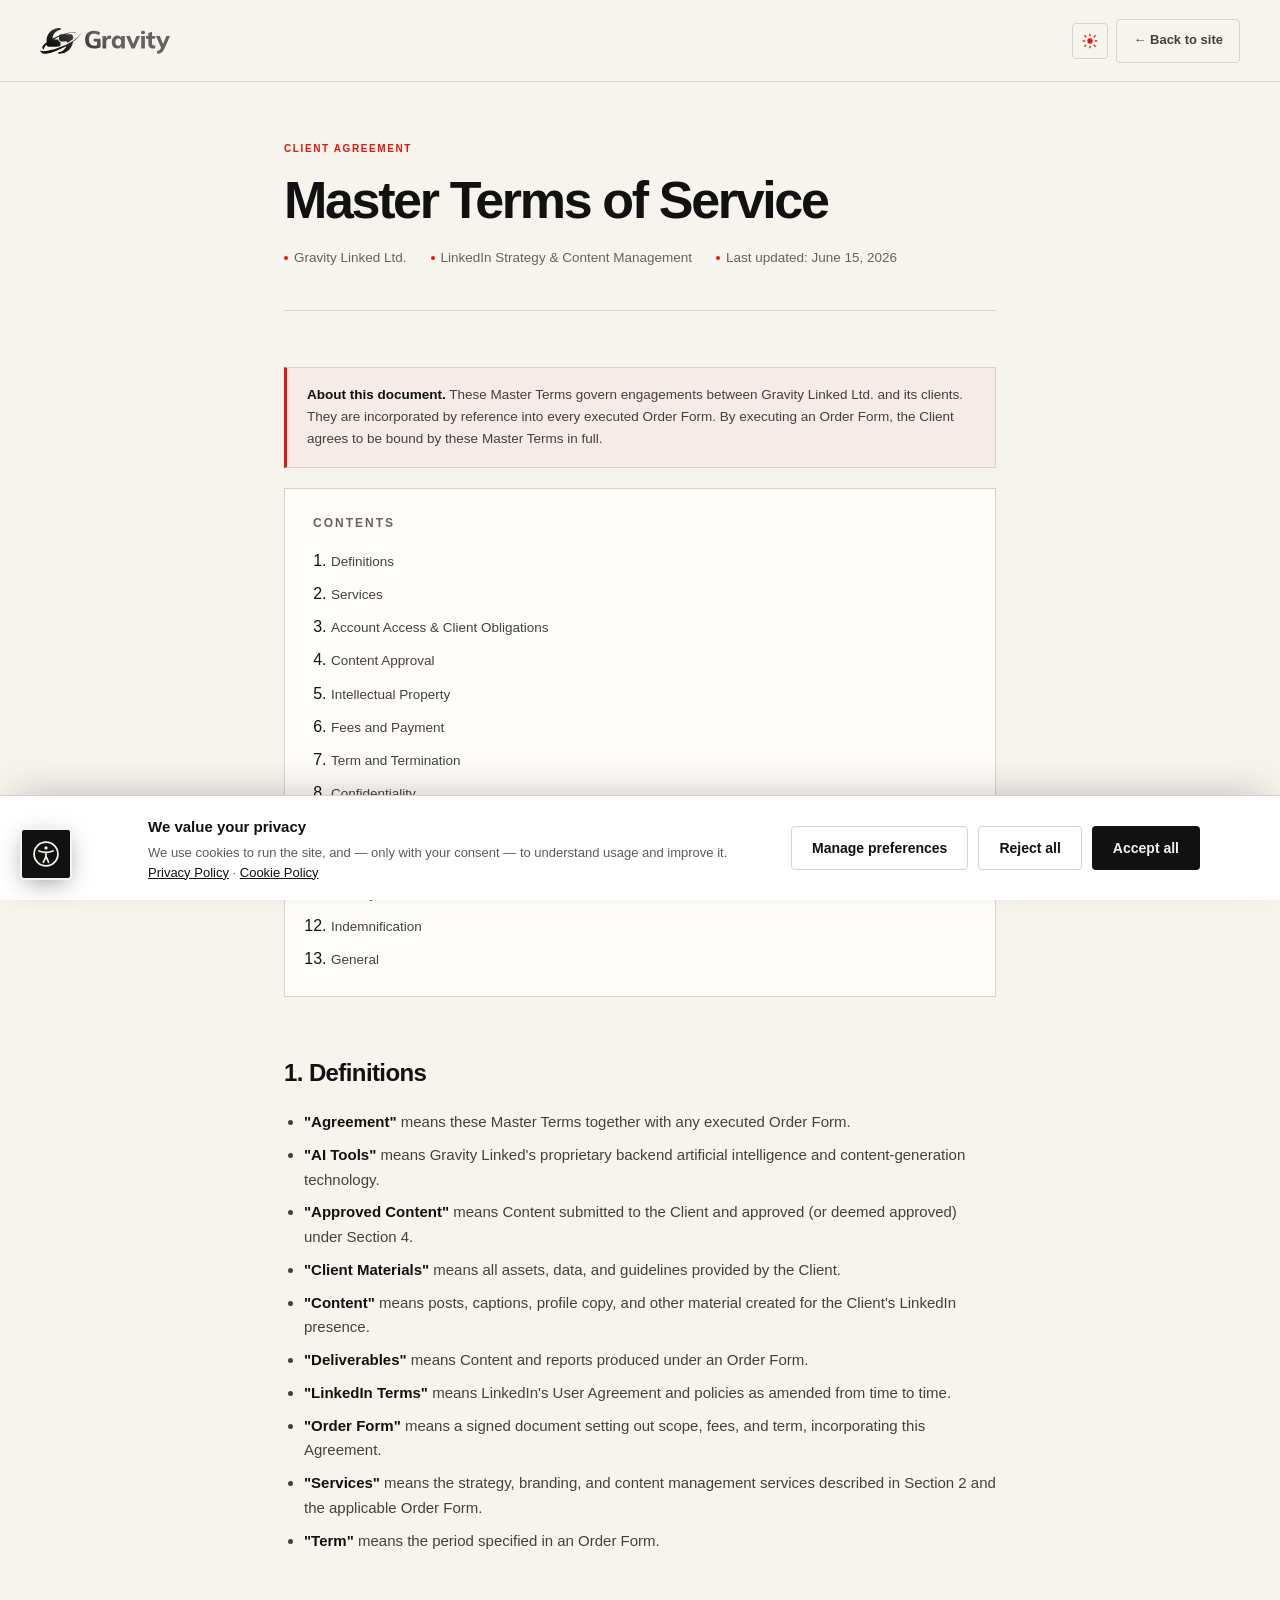
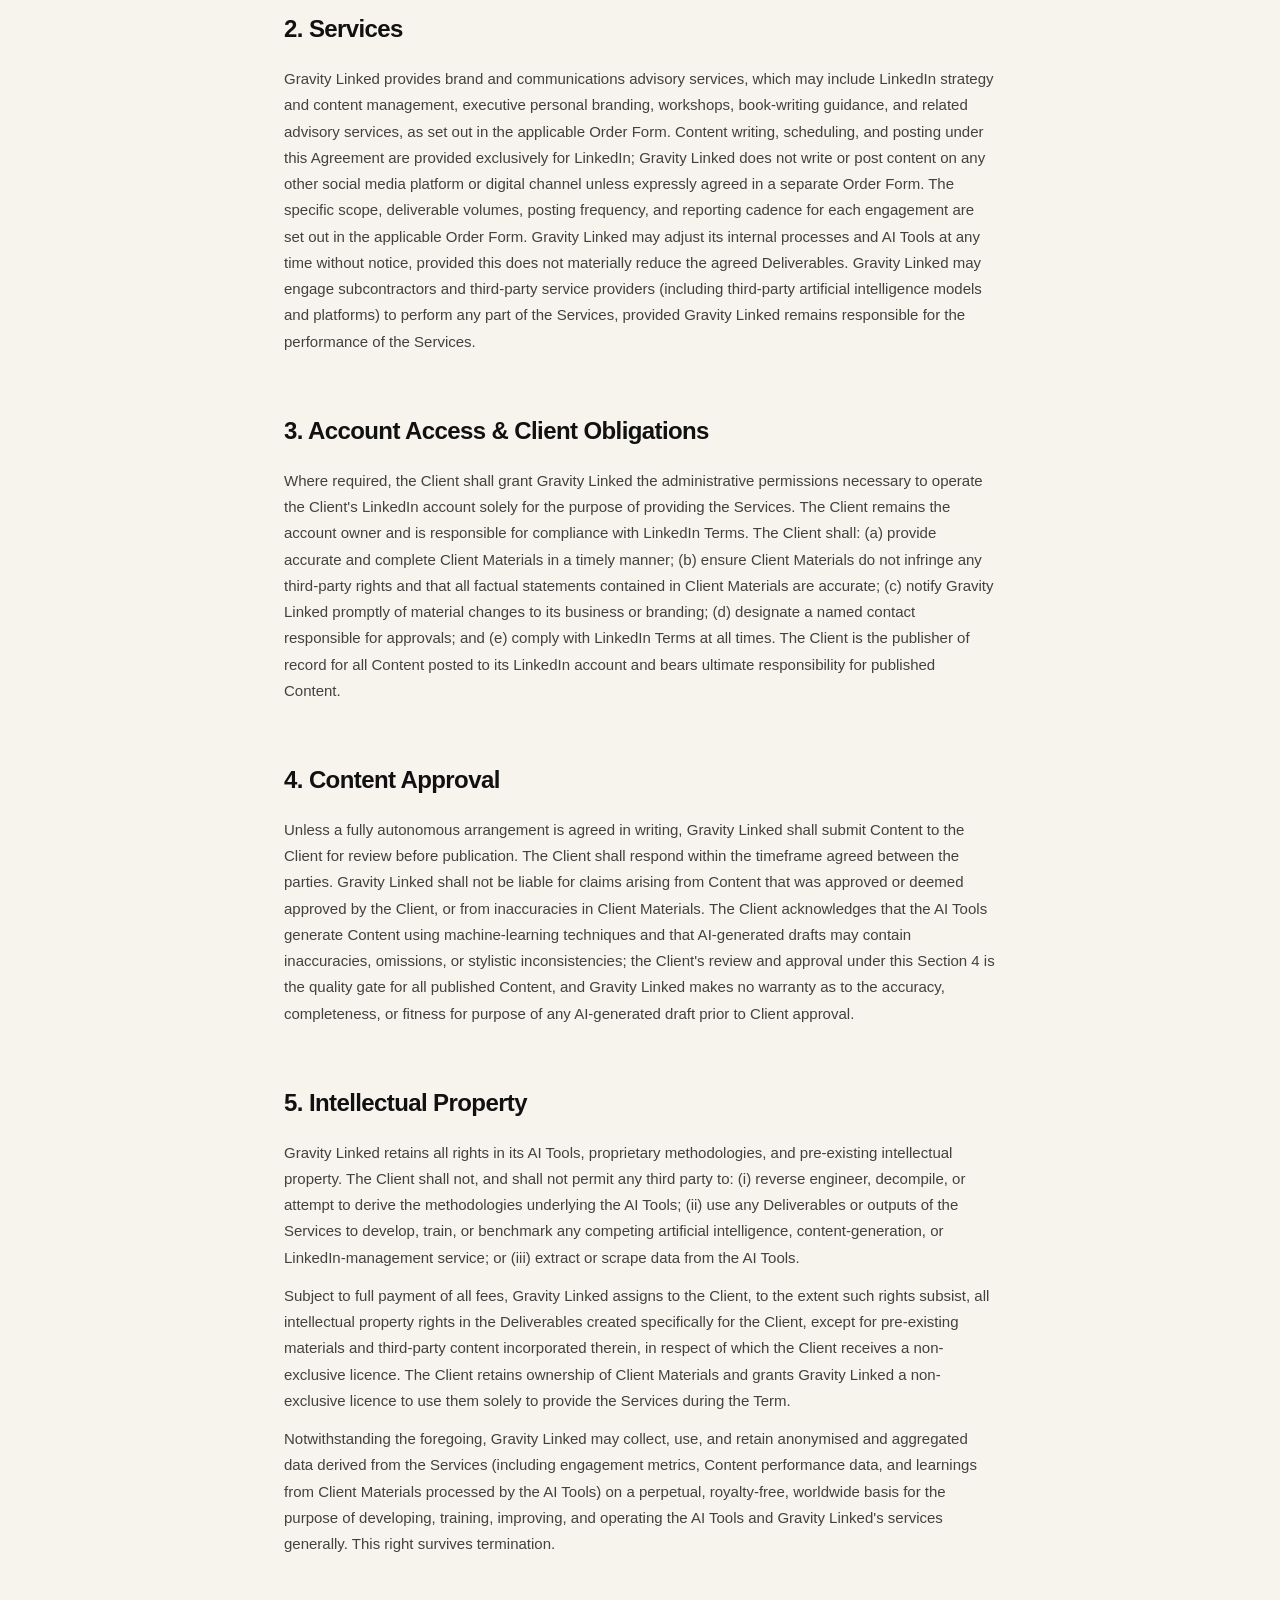
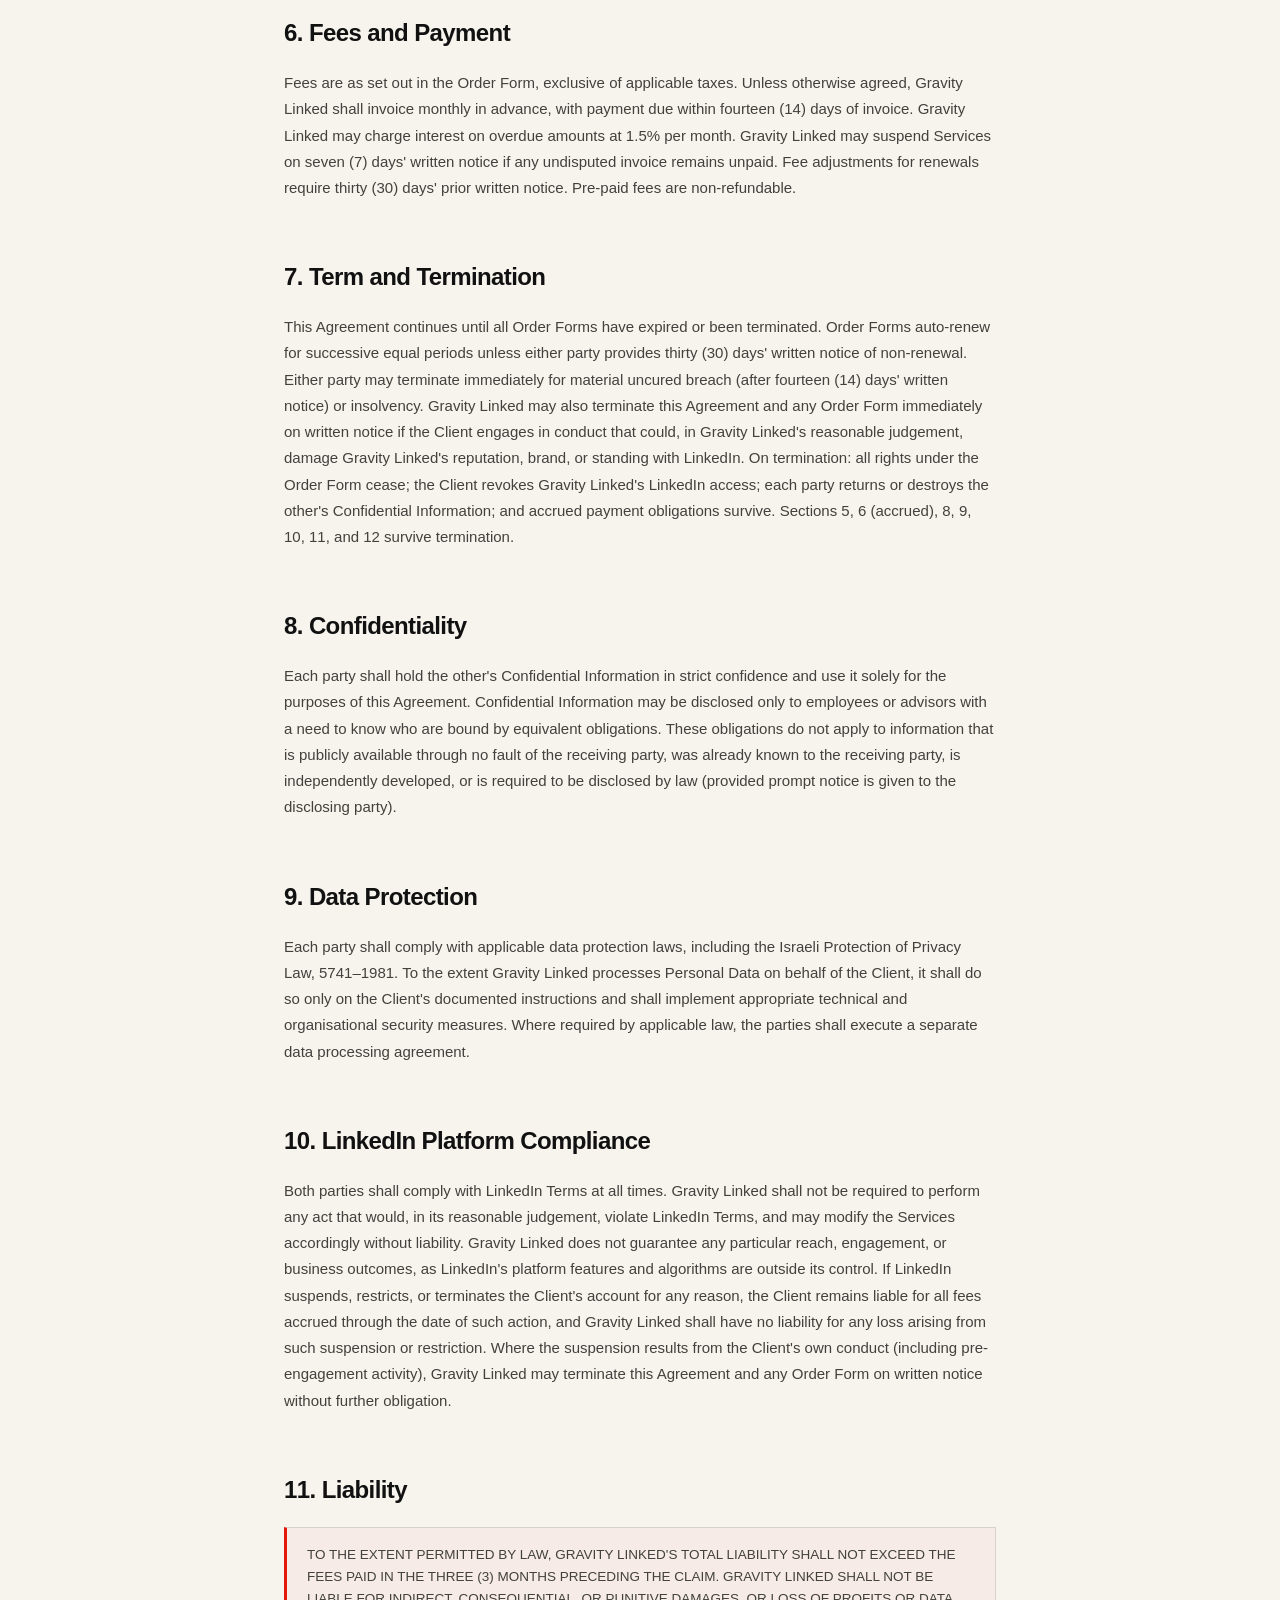
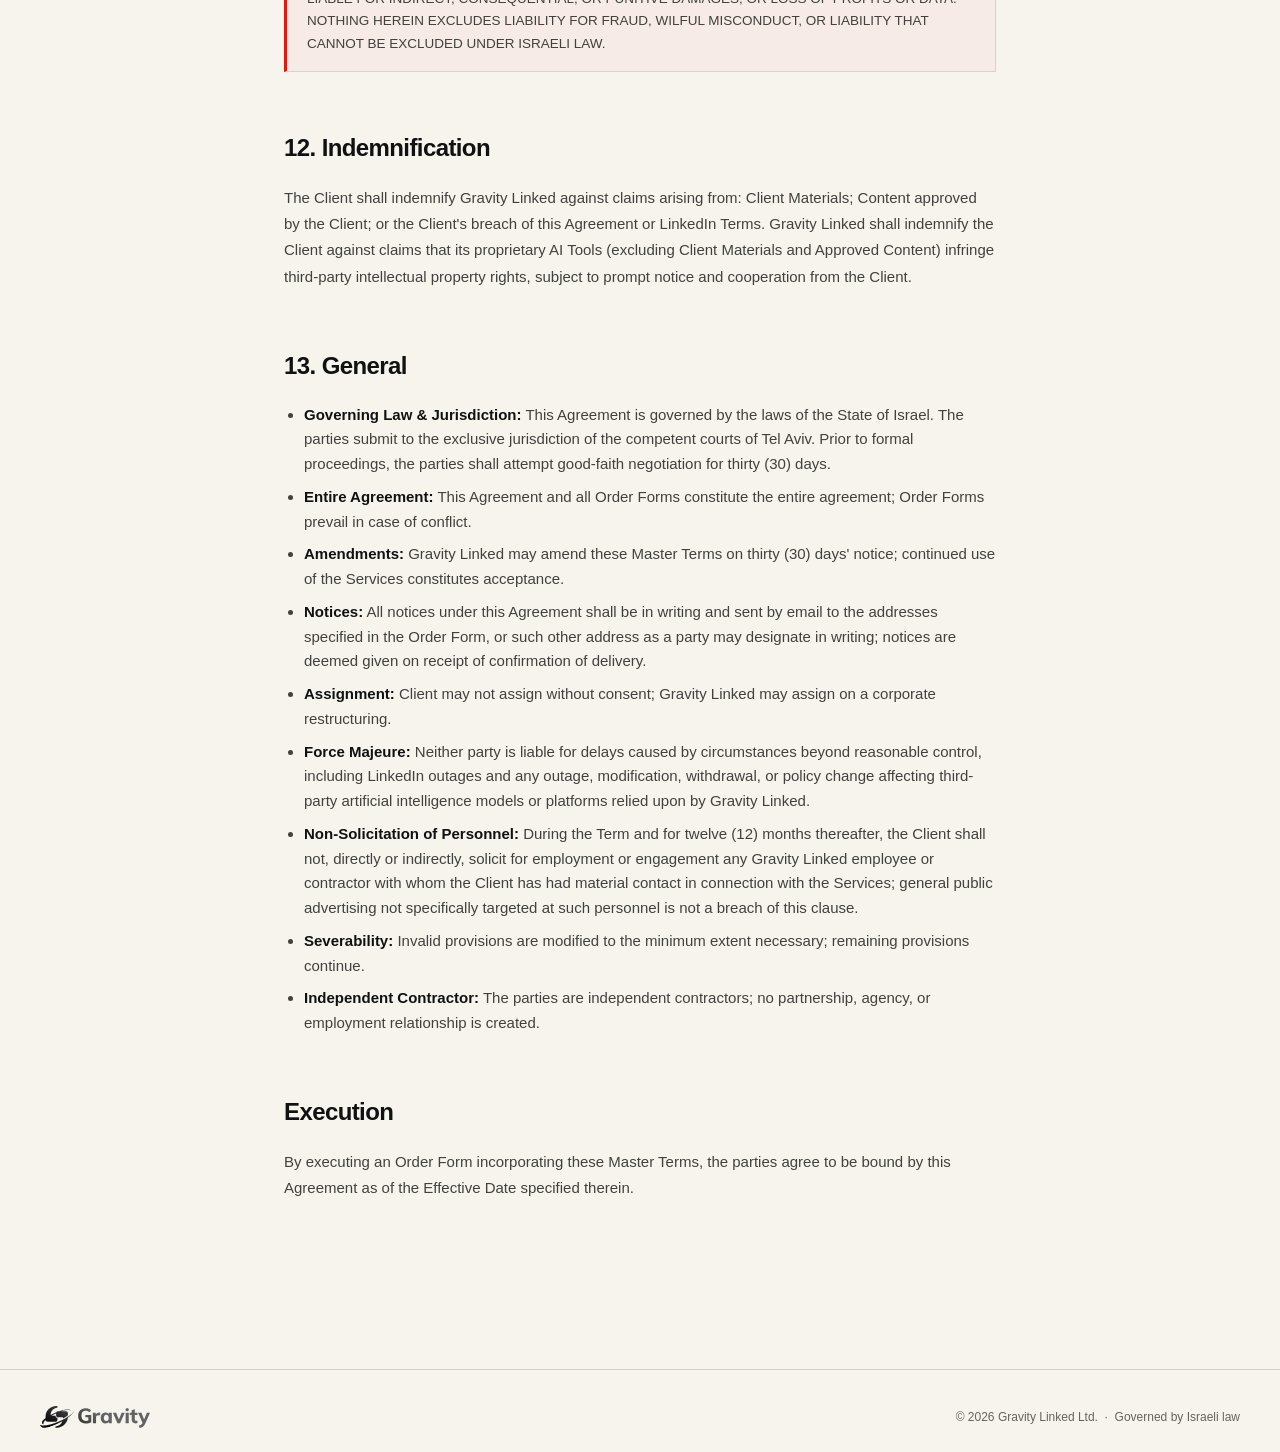
<file: master-terms-c6c0753022.html>
<!DOCTYPE html>
<html lang="en">
<head>
  <meta charset="UTF-8">
  <meta name="viewport" content="width=device-width, initial-scale=1.0">
  <title>Master Terms of Service — Gravity Linked</title>
  <meta name="description" content="Master Terms of Service governing client engagements with Gravity Linked Ltd.">
  <!-- This page is intentionally unlisted: not linked from the site, not indexed, accessible by direct link only. -->
  <meta name="robots" content="noindex, nofollow, noarchive, nosnippet, noimageindex">
  <meta name="googlebot" content="noindex, nofollow">
  <link rel="preconnect" href="https://fonts.googleapis.com">
  <link rel="preconnect" href="https://fonts.gstatic.com" crossorigin>
  <link rel="icon" type="image/svg+xml" href="assets/Gravity ICON - dark.svg">
  <style>
    :root {
      --bg:#F5F0ED;--bg2:#EDE6E1;--card:#FFFFFF;--border:#D8CFC9;
      --t1:#1a1410;--t2:rgba(26,20,16,.72);--t3:rgba(26,20,16,.68);
      --acc:#7A5C4A;--hdr:rgba(245,240,237,.9);--glow:rgba(122,92,74,.1);
      --shadow:0 1px 3px rgba(26,20,16,.05),0 4px 20px rgba(26,20,16,.04);
      --btn-t:#FAF7F5;
    }
    :root.dark {
      --bg:#0C0B0A;--bg2:#141210;--card:#1A1714;--border:#2C2520;
      --t1:#F5F0ED;--t2:rgba(245,240,237,.72);--t3:rgba(245,240,237,.60);
      --acc:#C9A898;--hdr:rgba(12,11,10,.9);--glow:rgba(201,168,152,.09);
      --shadow:none;--btn-t:#0C0B0A;
    }
    *,*::before,*::after{margin:0;padding:0;box-sizing:border-box}
    html{scroll-behavior:smooth}
    body{font-family:'Urbanist',sans-serif;background:var(--bg);color:var(--t1);line-height:1.7;overflow-x:hidden;transition:background .35s,color .35s}
    a{color:var(--acc);text-decoration:none}
    a:hover{text-decoration:underline}

    /* HEADER */
    .hdr{position:fixed;top:14px;left:50%;transform:translateX(-50%);z-index:1000;
      width:calc(100% - 40px);max-width:1160px;height:62px;
      display:flex;align-items:center;justify-content:space-between;padding:0 24px;
      background:var(--hdr);backdrop-filter:blur(20px);-webkit-backdrop-filter:blur(20px);
      border:1px solid var(--border);border-radius:18px;transition:background .35s,border-color .35s}
    .hdr-logo img{height:26px}
    .logo-d{display:block}.logo-l{display:none}
    :root.dark .logo-d{display:none}:root.dark .logo-l{display:block}
    .hdr-right{display:flex;align-items:center;gap:8px}
    .ico-btn{width:36px;height:36px;border-radius:50%;border:1px solid var(--border);background:var(--bg2);
      display:flex;align-items:center;justify-content:center;cursor:pointer;transition:all .25s;flex-shrink:0}
    .ico-btn:hover{border-color:var(--acc);background:var(--glow)}
    .ico-btn svg{width:16px;height:16px}
    .btn-back{display:inline-flex;align-items:center;gap:6px;padding:8px 16px;border-radius:100px;
      font-size:13px;font-weight:600;border:1px solid var(--border);color:var(--t2);
      background:transparent;cursor:pointer;transition:all .22s;text-decoration:none}
    .btn-back:hover{border-color:var(--acc);color:var(--acc);background:var(--glow);text-decoration:none}

    /* LAYOUT */
    .page{max-width:760px;margin:0 auto;padding:120px 24px 80px}

    /* HERO */
    .page-hero{margin-bottom:56px;padding-bottom:40px;border-bottom:1px solid var(--border)}
    .page-lbl{font-size:11px;font-weight:700;letter-spacing:2.5px;text-transform:uppercase;
      color:var(--acc);margin-bottom:14px}
    .page-title{font-family:'Playfair Display',serif;font-size:46px;font-weight:500;line-height:1.15;margin-bottom:16px}
    .page-meta{font-size:13.5px;color:var(--t3);display:flex;gap:24px;flex-wrap:wrap}
    .page-meta span{display:flex;align-items:center;gap:6px}
    .page-meta span::before{content:'';width:4px;height:4px;border-radius:50%;background:var(--acc);flex-shrink:0}

    /* TOC */
    .toc{background:var(--card);border:1px solid var(--border);border-radius:16px;
      padding:24px 28px;margin-bottom:48px;box-shadow:var(--shadow)}
    .toc h4{font-size:12px;font-weight:700;letter-spacing:2px;text-transform:uppercase;
      color:var(--t3);margin-bottom:14px}
    .toc ol{padding-left:18px;display:flex;flex-direction:column;gap:6px}
    .toc li a{font-size:13.5px;color:var(--t2);transition:color .2s;text-decoration:none}
    .toc li a:hover{color:var(--acc)}

    /* CONTENT */
    .section{margin-bottom:48px}
    .section h2{font-family:'Playfair Display',serif;font-size:24px;font-weight:500;
      color:var(--t1);margin-bottom:16px;padding-top:8px}
    .section h3{font-size:15px;font-weight:700;color:var(--t1);margin:20px 0 8px}
    .section p{font-size:15px;color:var(--t2);line-height:1.75;margin-bottom:12px}
    .section p:last-child{margin-bottom:0}
    .section ul,.section ol{padding-left:20px;display:flex;flex-direction:column;gap:8px;margin-bottom:12px}
    .section li{font-size:15px;color:var(--t2);line-height:1.65}
    .section li strong{color:var(--t1)}

    /* NOTICE BOX */
    .notice{background:var(--glow);border:1px solid var(--border);border-left:3px solid var(--acc);
      border-radius:0 12px 12px 0;padding:16px 20px;margin-bottom:20px}
    .notice p{font-size:13.5px;color:var(--t2);margin:0;line-height:1.65}
    .notice strong{color:var(--t1)}

    /* FOOTER */
    .footer{padding:36px 24px 24px;border-top:1px solid var(--border);margin-top:40px}
    .footer-in{max-width:760px;margin:0 auto;display:flex;justify-content:space-between;
      align-items:center;flex-wrap:wrap;gap:16px}
    .flogo img{height:22px}
    .flinks{display:flex;gap:20px;flex-wrap:wrap}
    .flinks a{font-size:13px;color:var(--t3);transition:color .25s;text-decoration:none}
    .flinks a:hover{color:var(--acc)}
    .fcopy{font-size:12px;color:var(--t3);text-align:right}

    @media(max-width:768px){
      .hdr{top:8px;width:calc(100% - 20px);padding:0 14px;height:54px;border-radius:14px}
      .page{padding:100px 20px 60px}
      .page-title{font-size:34px}
      .footer-in{flex-direction:column;align-items:flex-start}
      .fcopy{text-align:left}
    }
  </style>
  <link rel="stylesheet" href="/design-system/tokens.css">
  <link rel="stylesheet" href="/design-system/site.css">
</head>
<body>

<header class="hdr">
  <a href="index.html" class="hdr-logo">
    <img src="assets/Gravity Logo - dark.svg" alt="Gravity" class="logo-d">
    <img src="assets/Gravity Logo - lite.svg" alt="Gravity" class="logo-l">
  </a>
  <div class="hdr-right">
    <button class="ico-btn" onclick="toggleTheme()" aria-label="Toggle theme">
      <svg id="isun" viewBox="0 0 24 24" fill="none" stroke="var(--acc)" stroke-width="2" stroke-linecap="round">
        <circle cx="12" cy="12" r="4" fill="var(--acc)" stroke="none"/>
        <path d="M12 2v2M12 20v2M4.22 4.22l1.42 1.42M18.36 18.36l1.42 1.42M2 12h2M20 12h2M4.22 19.78l1.42-1.42M18.36 5.64l1.42-1.42"/>
      </svg>
      <svg id="imoon" viewBox="0 0 24 24" style="display:none">
        <path d="M21 12.79A9 9 0 1 1 11.21 3 7 7 0 0 0 21 12.79z" fill="var(--acc)"/>
      </svg>
    </button>
    <a href="index.html" class="btn-back">&#8592; Back to site</a>
  </div>
</header>

<main class="page">

  <div class="page-hero">
    <p class="page-lbl">Client Agreement</p>
    <h1 class="page-title">Master Terms of Service</h1>
    <div class="page-meta">
      <span>Gravity Linked Ltd.</span>
      <span>LinkedIn Strategy &amp; Content Management</span>
      <span>Last updated: June 15, 2026</span>
    </div>
  </div>

  <div class="notice">
    <p><strong>About this document.</strong> These Master Terms govern engagements between Gravity Linked Ltd. and its clients. They are incorporated by reference into every executed Order Form. By executing an Order Form, the Client agrees to be bound by these Master Terms in full.</p>
  </div>

  <nav class="toc" aria-label="Table of contents">
    <h4>Contents</h4>
    <ol>
      <li><a href="#s1">Definitions</a></li>
      <li><a href="#s2">Services</a></li>
      <li><a href="#s3">Account Access &amp; Client Obligations</a></li>
      <li><a href="#s4">Content Approval</a></li>
      <li><a href="#s5">Intellectual Property</a></li>
      <li><a href="#s6">Fees and Payment</a></li>
      <li><a href="#s7">Term and Termination</a></li>
      <li><a href="#s8">Confidentiality</a></li>
      <li><a href="#s9">Data Protection</a></li>
      <li><a href="#s10">LinkedIn Platform Compliance</a></li>
      <li><a href="#s11">Liability</a></li>
      <li><a href="#s12">Indemnification</a></li>
      <li><a href="#s13">General</a></li>
    </ol>
  </nav>

  <div class="section" id="s1">
    <h2>1. Definitions</h2>
    <ul>
      <li><strong>"Agreement"</strong> means these Master Terms together with any executed Order Form.</li>
      <li><strong>"AI Tools"</strong> means Gravity Linked's proprietary backend artificial intelligence and content-generation technology.</li>
      <li><strong>"Approved Content"</strong> means Content submitted to the Client and approved (or deemed approved) under Section 4.</li>
      <li><strong>"Client Materials"</strong> means all assets, data, and guidelines provided by the Client.</li>
      <li><strong>"Content"</strong> means posts, captions, profile copy, and other material created for the Client's LinkedIn presence.</li>
      <li><strong>"Deliverables"</strong> means Content and reports produced under an Order Form.</li>
      <li><strong>"LinkedIn Terms"</strong> means LinkedIn's User Agreement and policies as amended from time to time.</li>
      <li><strong>"Order Form"</strong> means a signed document setting out scope, fees, and term, incorporating this Agreement.</li>
      <li><strong>"Services"</strong> means the strategy, branding, and content management services described in Section 2 and the applicable Order Form.</li>
      <li><strong>"Term"</strong> means the period specified in an Order Form.</li>
    </ul>
  </div>

  <div class="section" id="s2">
    <h2>2. Services</h2>
    <p>Gravity Linked provides brand and communications advisory services, which may include LinkedIn strategy and content management, executive personal branding, workshops, book-writing guidance, and related advisory services, as set out in the applicable Order Form. Content writing, scheduling, and posting under this Agreement are provided exclusively for LinkedIn; Gravity Linked does not write or post content on any other social media platform or digital channel unless expressly agreed in a separate Order Form. The specific scope, deliverable volumes, posting frequency, and reporting cadence for each engagement are set out in the applicable Order Form. Gravity Linked may adjust its internal processes and AI Tools at any time without notice, provided this does not materially reduce the agreed Deliverables. Gravity Linked may engage subcontractors and third-party service providers (including third-party artificial intelligence models and platforms) to perform any part of the Services, provided Gravity Linked remains responsible for the performance of the Services.</p>
  </div>

  <div class="section" id="s3">
    <h2>3. Account Access &amp; Client Obligations</h2>
    <p>Where required, the Client shall grant Gravity Linked the administrative permissions necessary to operate the Client's LinkedIn account solely for the purpose of providing the Services. The Client remains the account owner and is responsible for compliance with LinkedIn Terms. The Client shall: (a) provide accurate and complete Client Materials in a timely manner; (b) ensure Client Materials do not infringe any third-party rights and that all factual statements contained in Client Materials are accurate; (c) notify Gravity Linked promptly of material changes to its business or branding; (d) designate a named contact responsible for approvals; and (e) comply with LinkedIn Terms at all times. The Client is the publisher of record for all Content posted to its LinkedIn account and bears ultimate responsibility for published Content.</p>
  </div>

  <div class="section" id="s4">
    <h2>4. Content Approval</h2>
    <p>Unless a fully autonomous arrangement is agreed in writing, Gravity Linked shall submit Content to the Client for review before publication. The Client shall respond within the timeframe agreed between the parties. Gravity Linked shall not be liable for claims arising from Content that was approved or deemed approved by the Client, or from inaccuracies in Client Materials. The Client acknowledges that the AI Tools generate Content using machine-learning techniques and that AI-generated drafts may contain inaccuracies, omissions, or stylistic inconsistencies; the Client's review and approval under this Section 4 is the quality gate for all published Content, and Gravity Linked makes no warranty as to the accuracy, completeness, or fitness for purpose of any AI-generated draft prior to Client approval.</p>
  </div>

  <div class="section" id="s5">
    <h2>5. Intellectual Property</h2>
    <p>Gravity Linked retains all rights in its AI Tools, proprietary methodologies, and pre-existing intellectual property. The Client shall not, and shall not permit any third party to: (i) reverse engineer, decompile, or attempt to derive the methodologies underlying the AI Tools; (ii) use any Deliverables or outputs of the Services to develop, train, or benchmark any competing artificial intelligence, content-generation, or LinkedIn-management service; or (iii) extract or scrape data from the AI Tools.</p>
    <p>Subject to full payment of all fees, Gravity Linked assigns to the Client, to the extent such rights subsist, all intellectual property rights in the Deliverables created specifically for the Client, except for pre-existing materials and third-party content incorporated therein, in respect of which the Client receives a non-exclusive licence. The Client retains ownership of Client Materials and grants Gravity Linked a non-exclusive licence to use them solely to provide the Services during the Term.</p>
    <p>Notwithstanding the foregoing, Gravity Linked may collect, use, and retain anonymised and aggregated data derived from the Services (including engagement metrics, Content performance data, and learnings from Client Materials processed by the AI Tools) on a perpetual, royalty-free, worldwide basis for the purpose of developing, training, improving, and operating the AI Tools and Gravity Linked's services generally. This right survives termination.</p>
  </div>

  <div class="section" id="s6">
    <h2>6. Fees and Payment</h2>
    <p>Fees are as set out in the Order Form, exclusive of applicable taxes. Unless otherwise agreed, Gravity Linked shall invoice monthly in advance, with payment due within fourteen (14) days of invoice. Gravity Linked may charge interest on overdue amounts at 1.5% per month. Gravity Linked may suspend Services on seven (7) days' written notice if any undisputed invoice remains unpaid. Fee adjustments for renewals require thirty (30) days' prior written notice. Pre-paid fees are non-refundable.</p>
  </div>

  <div class="section" id="s7">
    <h2>7. Term and Termination</h2>
    <p>This Agreement continues until all Order Forms have expired or been terminated. Order Forms auto-renew for successive equal periods unless either party provides thirty (30) days' written notice of non-renewal. Either party may terminate immediately for material uncured breach (after fourteen (14) days' written notice) or insolvency. Gravity Linked may also terminate this Agreement and any Order Form immediately on written notice if the Client engages in conduct that could, in Gravity Linked's reasonable judgement, damage Gravity Linked's reputation, brand, or standing with LinkedIn. On termination: all rights under the Order Form cease; the Client revokes Gravity Linked's LinkedIn access; each party returns or destroys the other's Confidential Information; and accrued payment obligations survive. Sections 5, 6 (accrued), 8, 9, 10, 11, and 12 survive termination.</p>
  </div>

  <div class="section" id="s8">
    <h2>8. Confidentiality</h2>
    <p>Each party shall hold the other's Confidential Information in strict confidence and use it solely for the purposes of this Agreement. Confidential Information may be disclosed only to employees or advisors with a need to know who are bound by equivalent obligations. These obligations do not apply to information that is publicly available through no fault of the receiving party, was already known to the receiving party, is independently developed, or is required to be disclosed by law (provided prompt notice is given to the disclosing party).</p>
  </div>

  <div class="section" id="s9">
    <h2>9. Data Protection</h2>
    <p>Each party shall comply with applicable data protection laws, including the Israeli Protection of Privacy Law, 5741&ndash;1981. To the extent Gravity Linked processes Personal Data on behalf of the Client, it shall do so only on the Client's documented instructions and shall implement appropriate technical and organisational security measures. Where required by applicable law, the parties shall execute a separate data processing agreement.</p>
  </div>

  <div class="section" id="s10">
    <h2>10. LinkedIn Platform Compliance</h2>
    <p>Both parties shall comply with LinkedIn Terms at all times. Gravity Linked shall not be required to perform any act that would, in its reasonable judgement, violate LinkedIn Terms, and may modify the Services accordingly without liability. Gravity Linked does not guarantee any particular reach, engagement, or business outcomes, as LinkedIn's platform features and algorithms are outside its control. If LinkedIn suspends, restricts, or terminates the Client's account for any reason, the Client remains liable for all fees accrued through the date of such action, and Gravity Linked shall have no liability for any loss arising from such suspension or restriction. Where the suspension results from the Client's own conduct (including pre-engagement activity), Gravity Linked may terminate this Agreement and any Order Form on written notice without further obligation.</p>
  </div>

  <div class="section" id="s11">
    <h2>11. Liability</h2>
    <div class="notice">
      <p>TO THE EXTENT PERMITTED BY LAW, GRAVITY LINKED'S TOTAL LIABILITY SHALL NOT EXCEED THE FEES PAID IN THE THREE (3) MONTHS PRECEDING THE CLAIM. GRAVITY LINKED SHALL NOT BE LIABLE FOR INDIRECT, CONSEQUENTIAL, OR PUNITIVE DAMAGES, OR LOSS OF PROFITS OR DATA. NOTHING HEREIN EXCLUDES LIABILITY FOR FRAUD, WILFUL MISCONDUCT, OR LIABILITY THAT CANNOT BE EXCLUDED UNDER ISRAELI LAW.</p>
    </div>
  </div>

  <div class="section" id="s12">
    <h2>12. Indemnification</h2>
    <p>The Client shall indemnify Gravity Linked against claims arising from: Client Materials; Content approved by the Client; or the Client's breach of this Agreement or LinkedIn Terms. Gravity Linked shall indemnify the Client against claims that its proprietary AI Tools (excluding Client Materials and Approved Content) infringe third-party intellectual property rights, subject to prompt notice and cooperation from the Client.</p>
  </div>

  <div class="section" id="s13">
    <h2>13. General</h2>
    <ul>
      <li><strong>Governing Law &amp; Jurisdiction:</strong> This Agreement is governed by the laws of the State of Israel. The parties submit to the exclusive jurisdiction of the competent courts of Tel Aviv. Prior to formal proceedings, the parties shall attempt good-faith negotiation for thirty (30) days.</li>
      <li><strong>Entire Agreement:</strong> This Agreement and all Order Forms constitute the entire agreement; Order Forms prevail in case of conflict.</li>
      <li><strong>Amendments:</strong> Gravity Linked may amend these Master Terms on thirty (30) days' notice; continued use of the Services constitutes acceptance.</li>
      <li><strong>Notices:</strong> All notices under this Agreement shall be in writing and sent by email to the addresses specified in the Order Form, or such other address as a party may designate in writing; notices are deemed given on receipt of confirmation of delivery.</li>
      <li><strong>Assignment:</strong> Client may not assign without consent; Gravity Linked may assign on a corporate restructuring.</li>
      <li><strong>Force Majeure:</strong> Neither party is liable for delays caused by circumstances beyond reasonable control, including LinkedIn outages and any outage, modification, withdrawal, or policy change affecting third-party artificial intelligence models or platforms relied upon by Gravity Linked.</li>
      <li><strong>Non-Solicitation of Personnel:</strong> During the Term and for twelve (12) months thereafter, the Client shall not, directly or indirectly, solicit for employment or engagement any Gravity Linked employee or contractor with whom the Client has had material contact in connection with the Services; general public advertising not specifically targeted at such personnel is not a breach of this clause.</li>
      <li><strong>Severability:</strong> Invalid provisions are modified to the minimum extent necessary; remaining provisions continue.</li>
      <li><strong>Independent Contractor:</strong> The parties are independent contractors; no partnership, agency, or employment relationship is created.</li>
    </ul>
  </div>

  <div class="section" id="execution">
    <h2>Execution</h2>
    <p>By executing an Order Form incorporating these Master Terms, the parties agree to be bound by this Agreement as of the Effective Date specified therein.</p>
  </div>

</main>

<footer class="footer">
  <div class="footer-in">
    <a href="index.html" class="flogo">
      <img src="assets/Gravity Logo - dark.svg" alt="Gravity" class="logo-d">
      <img src="assets/Gravity Logo - lite.svg" alt="Gravity" class="logo-l">
    </a>
    <p class="fcopy">&copy; 2026 Gravity Linked Ltd. &nbsp;&middot;&nbsp; Governed by Israeli law</p>
  </div>
</footer>

<script>
  (function(){
    const saved = localStorage.getItem('theme');
    const prefersDark = window.matchMedia('(prefers-color-scheme: dark)').matches;
    if(saved === 'dark' || (!saved && prefersDark)) {
      document.documentElement.classList.add('dark');
    }
  })();

  function toggleTheme() {
    const isDark = document.documentElement.classList.toggle('dark');
    localStorage.setItem('theme', isDark ? 'dark' : 'light');
    document.getElementById('isun').style.display = isDark ? 'none' : '';
    document.getElementById('imoon').style.display = isDark ? '' : 'none';
  }

  (function(){
    const isDark = document.documentElement.classList.contains('dark');
    document.getElementById('isun').style.display = isDark ? 'none' : '';
    document.getElementById('imoon').style.display = isDark ? '' : 'none';
  })();
</script>
<script src="/compliance.js" defer></script>
</body>
</html>
</file>
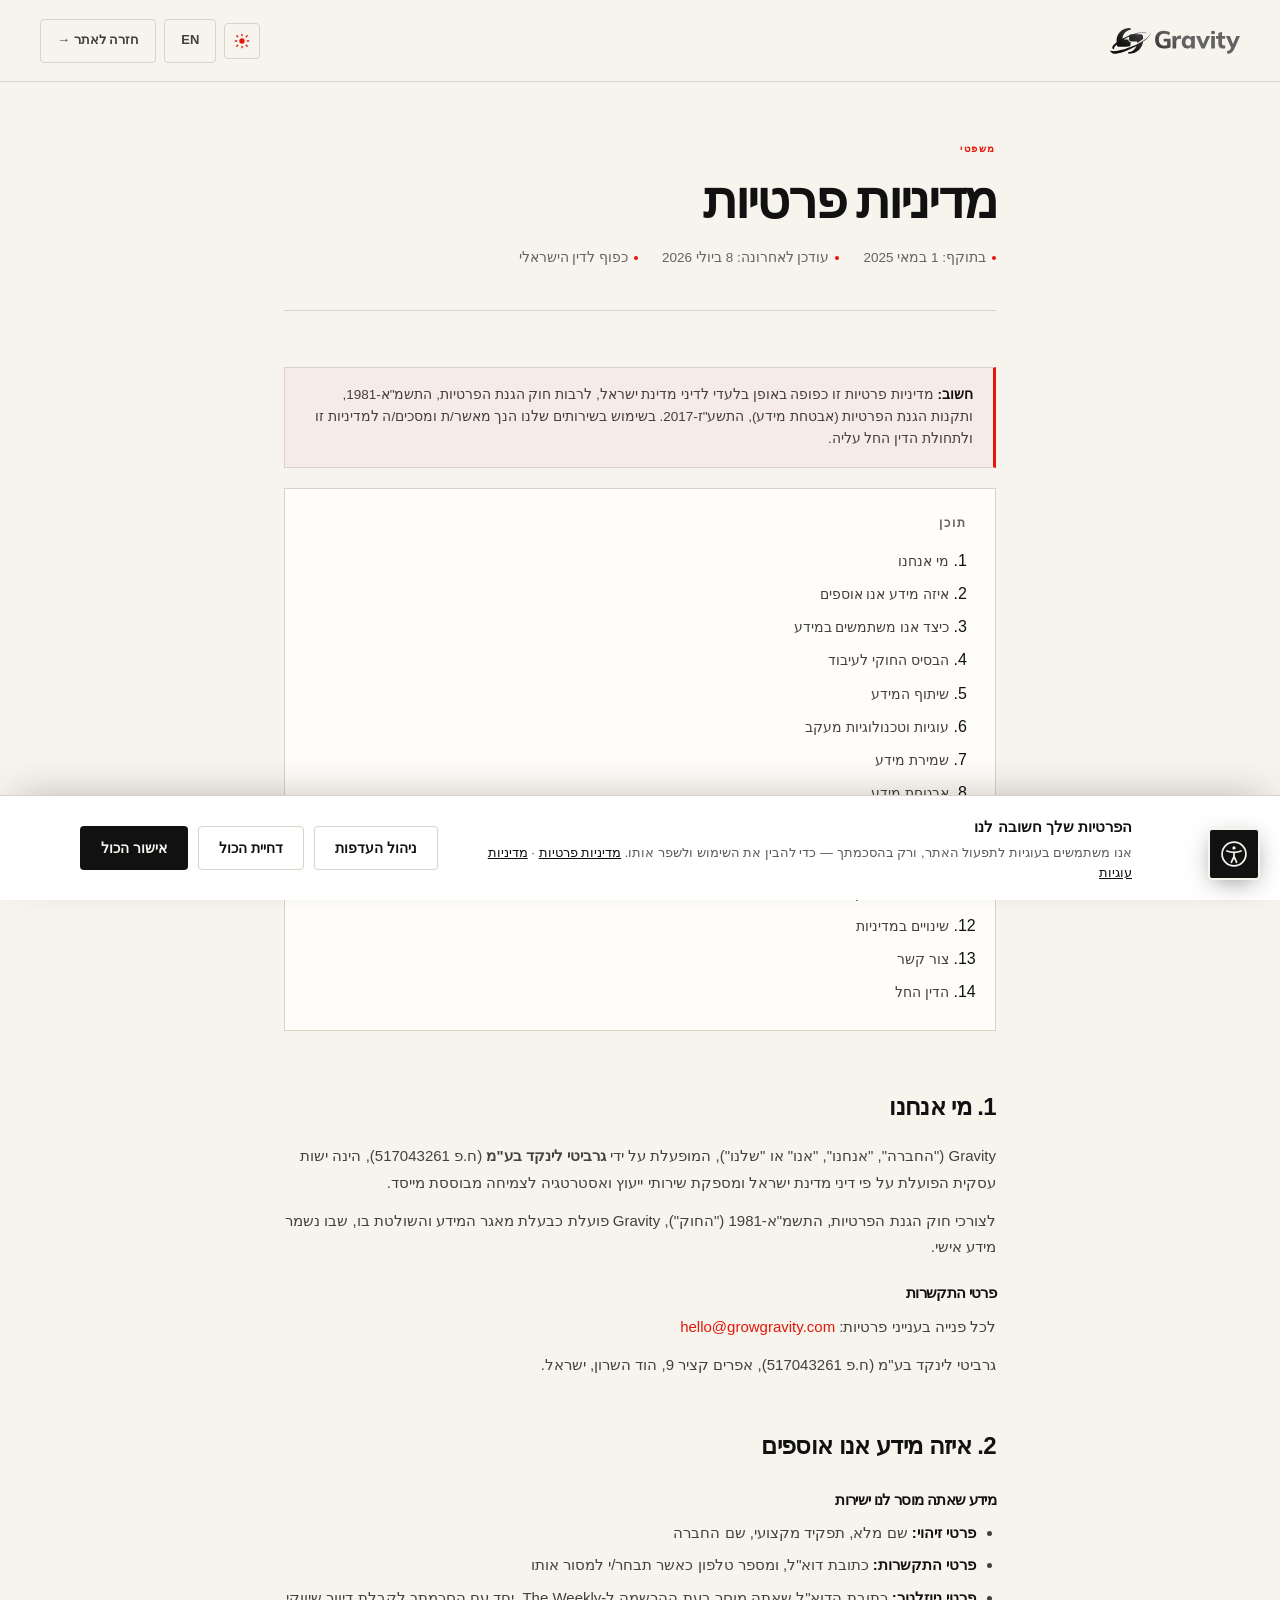
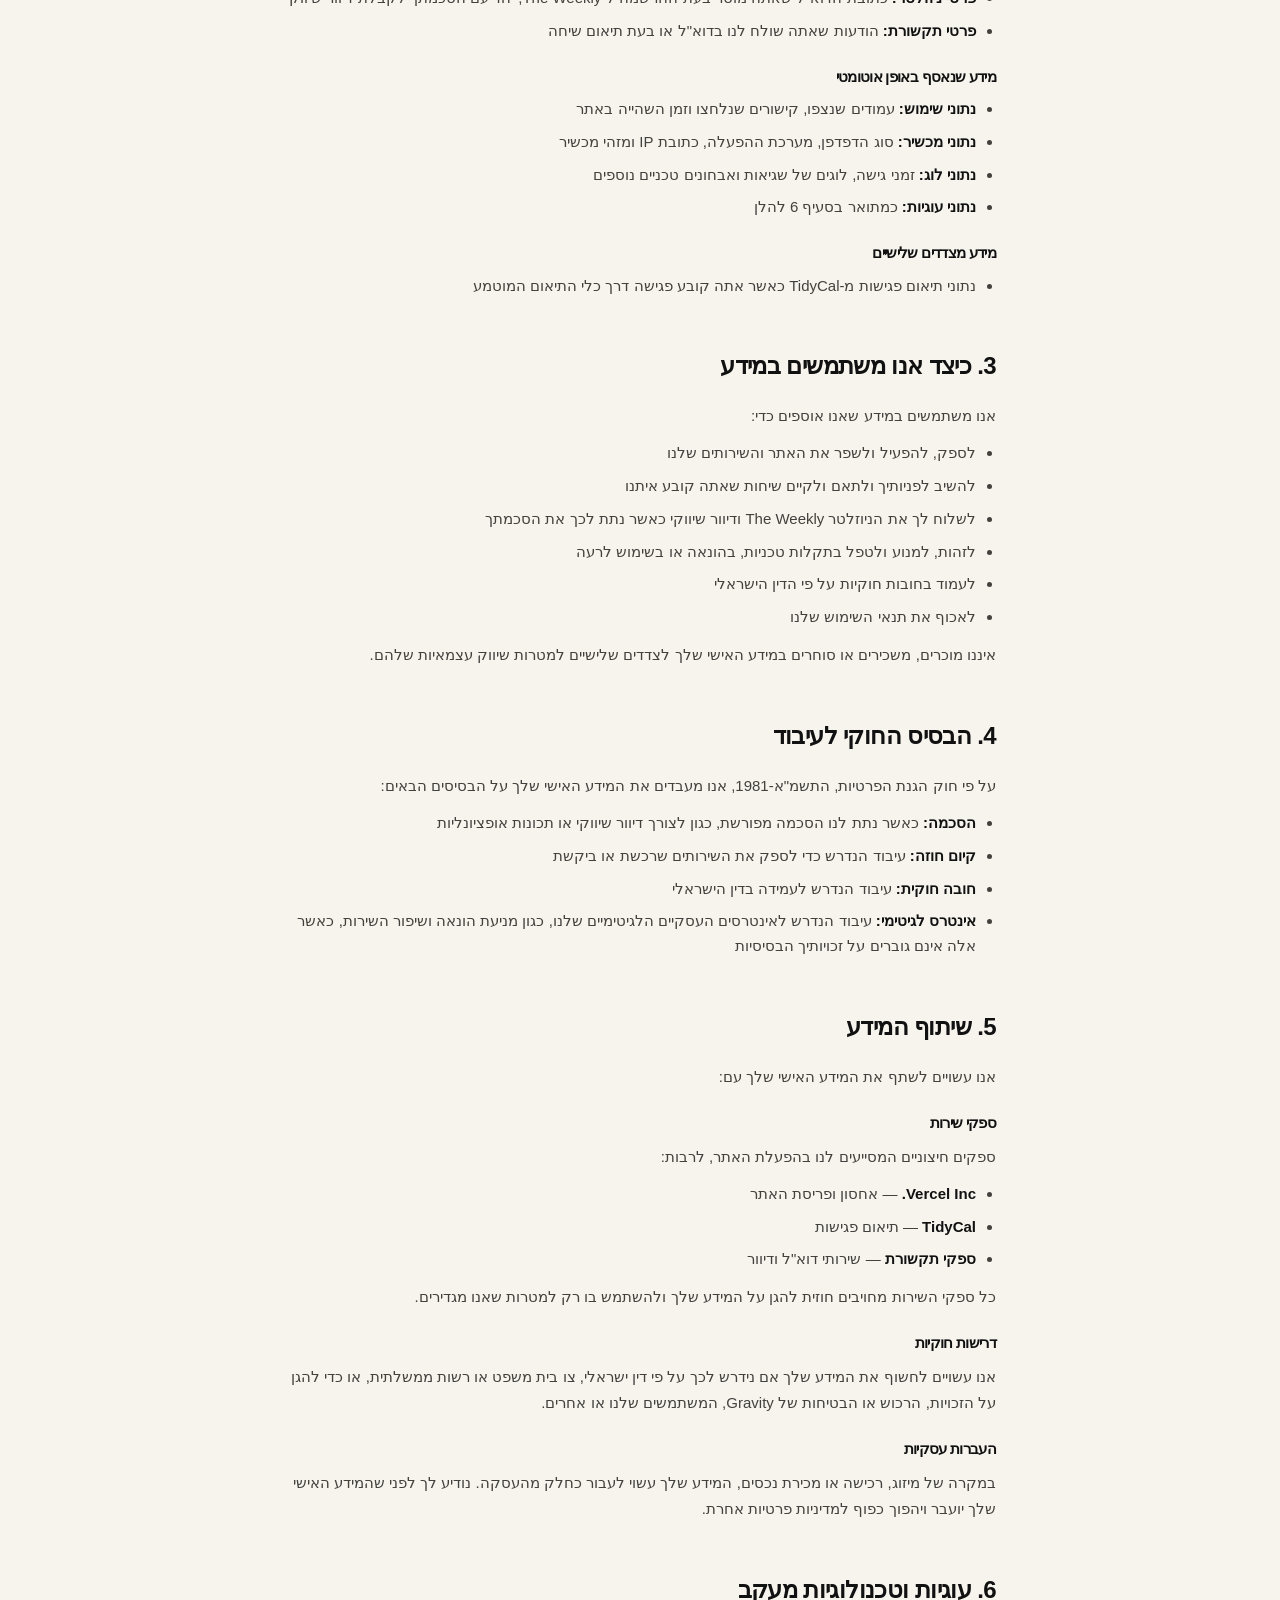
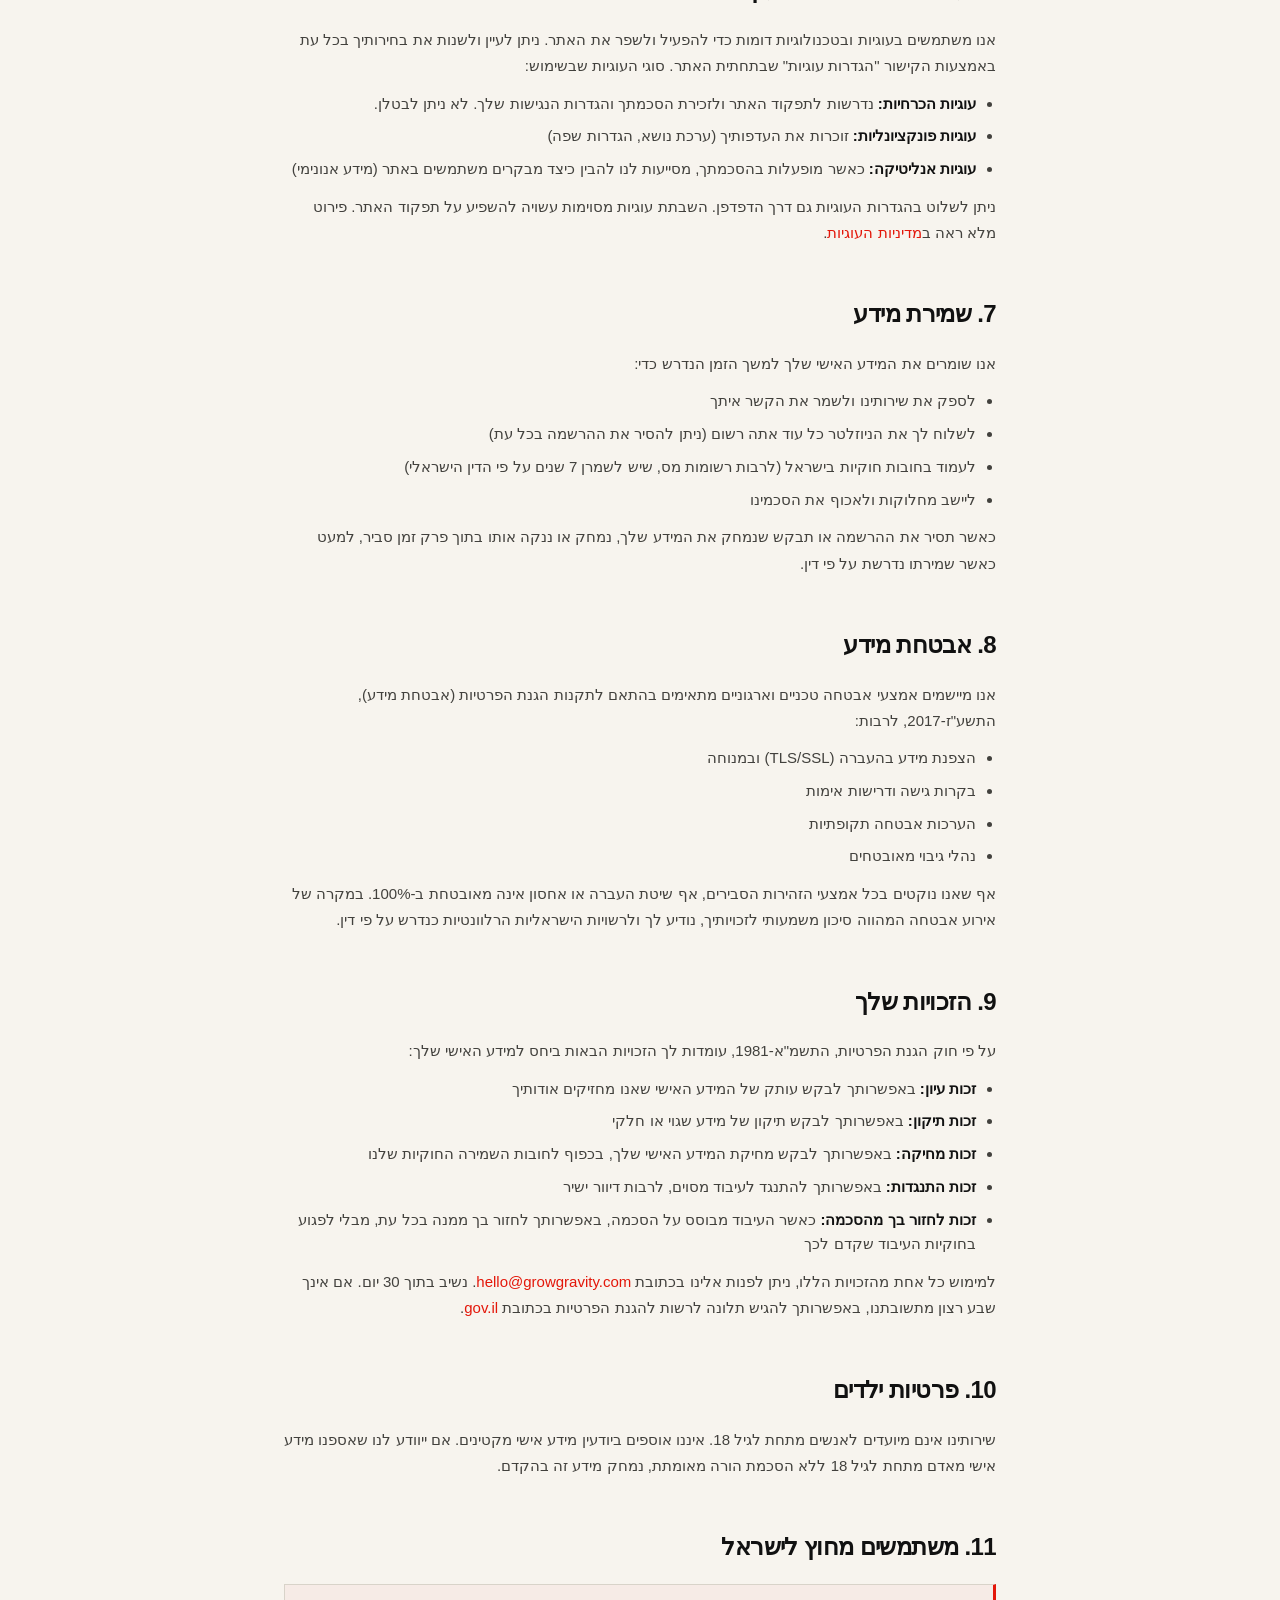
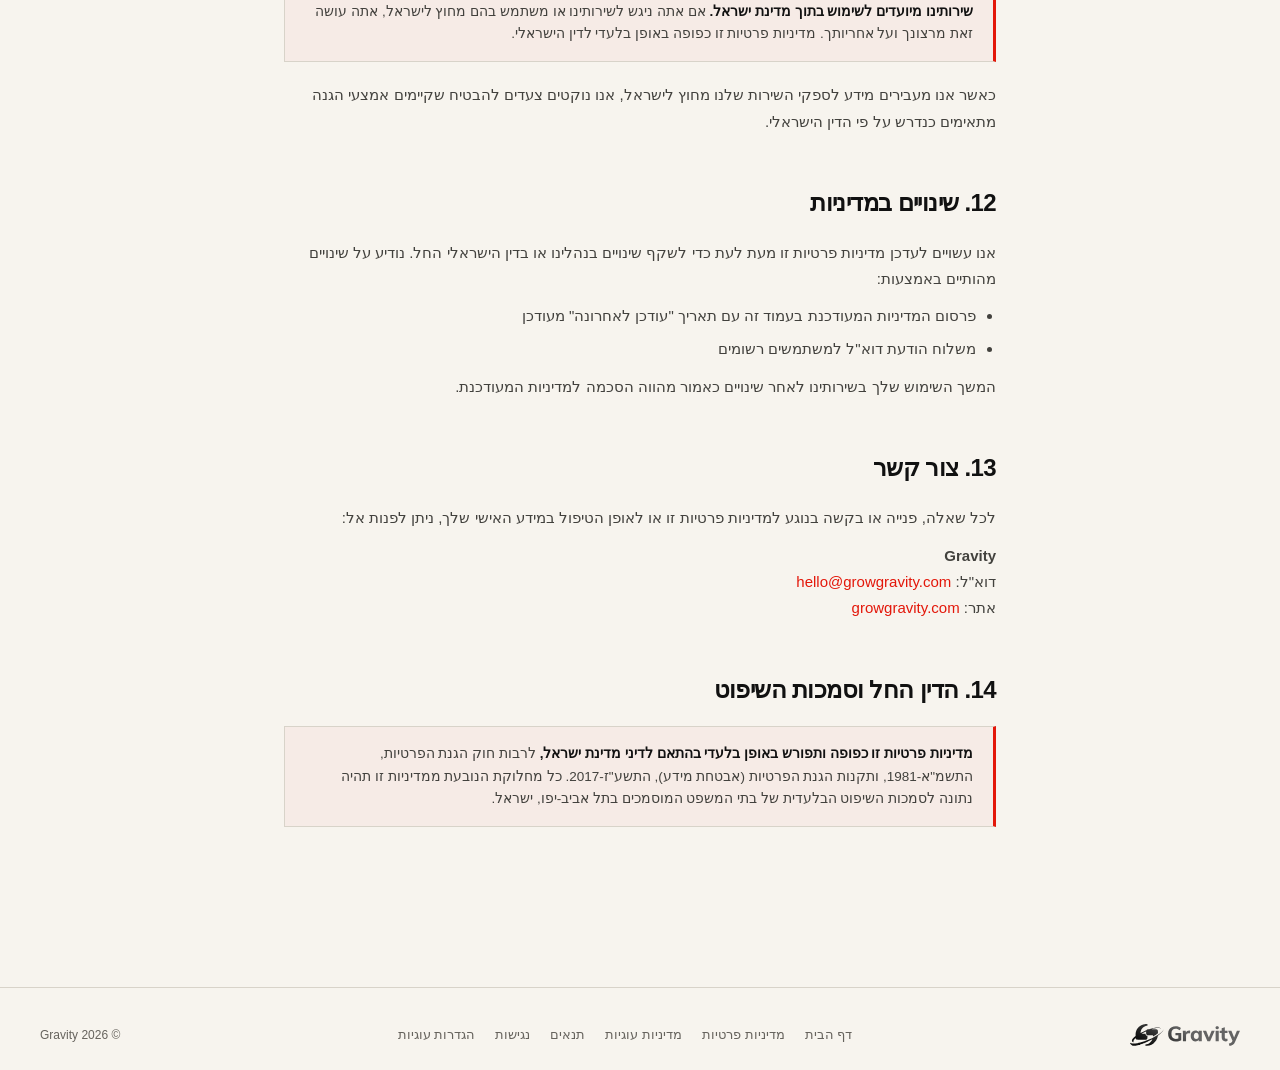
<file: privacy-he.html>
<!DOCTYPE html>
<html lang="he" dir="rtl">
<head>
  <meta charset="UTF-8">
  <meta name="viewport" content="width=device-width, initial-scale=1.0">
  <title>מדיניות פרטיות — Gravity</title>
  <meta name="description" content="מדיניות הפרטיות של Gravity — כיצד אנו אוספים, משתמשים ומגנים על המידע שלך על פי הדין הישראלי.">
  <link rel="alternate" hreflang="en" href="https://growgravity.com/privacy.html">
  <link rel="alternate" hreflang="he" href="https://growgravity.com/privacy-he.html">
  <link rel="preconnect" href="https://fonts.googleapis.com">
  <link rel="preconnect" href="https://fonts.gstatic.com" crossorigin>
  <link rel="icon" type="image/svg+xml" href="assets/Gravity ICON - dark.svg">
  <style>
    :root{--bg:#F5F0ED;--bg2:#EDE6E1;--card:#FFFFFF;--border:#D8CFC9;--t1:#1a1410;--t2:rgba(26,20,16,.72);--t3:rgba(26,20,16,.68);--acc:#7A5C4A;--hdr:rgba(245,240,237,.9);--glow:rgba(122,92,74,.1);--shadow:0 1px 3px rgba(26,20,16,.05),0 4px 20px rgba(26,20,16,.04);--btn-t:#FAF7F5}
    :root.dark{--bg:#0C0B0A;--bg2:#141210;--card:#1A1714;--border:#2C2520;--t1:#F5F0ED;--t2:rgba(245,240,237,.72);--t3:rgba(245,240,237,.60);--acc:#C9A898;--hdr:rgba(12,11,10,.9);--glow:rgba(201,168,152,.09);--shadow:none;--btn-t:#0C0B0A}
    *,*::before,*::after{margin:0;padding:0;box-sizing:border-box}
    html{scroll-behavior:smooth}
    body{font-family:'Urbanist',sans-serif;background:var(--bg);color:var(--t1);line-height:1.7;overflow-x:hidden;direction:rtl;transition:background .35s,color .35s}
    a{color:var(--acc);text-decoration:none}a:hover{text-decoration:underline}
    .hdr{position:fixed;top:14px;left:50%;transform:translateX(-50%);z-index:1000;width:calc(100% - 40px);max-width:1160px;height:62px;display:flex;align-items:center;justify-content:space-between;padding:0 24px;background:var(--hdr);backdrop-filter:blur(20px);-webkit-backdrop-filter:blur(20px);border:1px solid var(--border);border-radius:18px}
    .hdr-logo img{height:26px}.logo-d{display:block}.logo-l{display:none}:root.dark .logo-d{display:none}:root.dark .logo-l{display:block}
    .hdr-right{display:flex;align-items:center;gap:8px}
    .ico-btn{width:36px;height:36px;border-radius:50%;border:1px solid var(--border);background:var(--bg2);display:flex;align-items:center;justify-content:center;cursor:pointer;transition:all .25s;flex-shrink:0}
    .ico-btn:hover{border-color:var(--acc);background:var(--glow)}.ico-btn svg{width:16px;height:16px}
    .btn-back{display:inline-flex;align-items:center;gap:6px;padding:8px 16px;border-radius:100px;font-size:13px;font-weight:600;border:1px solid var(--border);color:var(--t2);background:transparent;cursor:pointer;transition:all .22s;text-decoration:none}
    .btn-back:hover{border-color:var(--acc);color:var(--acc);background:var(--glow);text-decoration:none}
    .page{max-width:760px;margin:0 auto;padding:120px 24px 80px}
    .page-hero{margin-bottom:56px;padding-bottom:40px;border-bottom:1px solid var(--border)}
    .page-lbl{font-size:11px;font-weight:700;letter-spacing:2.5px;color:var(--acc);margin-bottom:14px}
    .page-title{font-family:'Playfair Display',serif;font-size:46px;font-weight:500;line-height:1.15;margin-bottom:16px}
    .page-meta{font-size:13.5px;color:var(--t3);display:flex;gap:24px;flex-wrap:wrap}
    .page-meta span{display:flex;align-items:center;gap:6px}.page-meta span::before{content:'';width:4px;height:4px;border-radius:50%;background:var(--acc);flex-shrink:0}
    .toc{background:var(--card);border:1px solid var(--border);border-radius:16px;padding:24px 28px;margin-bottom:48px;box-shadow:var(--shadow)}
    .toc h4{font-size:12px;font-weight:700;letter-spacing:2px;color:var(--t3);margin-bottom:14px}
    .toc ol{padding-right:18px;padding-left:0;display:flex;flex-direction:column;gap:6px}
    .toc li a{font-size:13.5px;color:var(--t2);transition:color .2s;text-decoration:none}.toc li a:hover{color:var(--acc)}
    .section{margin-bottom:40px}
    .section h2{font-family:'Playfair Display',serif;font-size:24px;font-weight:500;color:var(--t1);margin-bottom:16px;padding-top:8px}
    .section h3{font-size:15px;font-weight:700;color:var(--t1);margin:20px 0 8px}
    .section p{font-size:15px;color:var(--t2);line-height:1.75;margin-bottom:12px}.section p:last-child{margin-bottom:0}
    .section ul{padding-right:20px;padding-left:0;display:flex;flex-direction:column;gap:8px;margin-bottom:12px}
    .section li{font-size:15px;color:var(--t2);line-height:1.65}.section li strong{color:var(--t1)}
    .notice{background:var(--glow);border:1px solid var(--border);border-right:3px solid var(--acc);border-radius:12px 0 0 12px;padding:16px 20px;margin-bottom:20px}
    .notice p{font-size:13.5px;color:var(--t2);margin:0;line-height:1.65}.notice strong{color:var(--t1)}
    .footer{padding:36px 24px 24px;border-top:1px solid var(--border);margin-top:40px}
    .footer-in{max-width:760px;margin:0 auto;display:flex;justify-content:space-between;align-items:center;flex-wrap:wrap;gap:16px}
    .flogo img{height:22px}
    .flinks{display:flex;gap:20px;flex-wrap:wrap}.flinks a{font-size:13px;color:var(--t3);transition:color .25s;text-decoration:none}.flinks a:hover{color:var(--acc)}
    .fcopy{font-size:12px;color:var(--t3)}
    @media(max-width:768px){.hdr{top:8px;width:calc(100% - 20px);padding:0 14px;height:54px;border-radius:14px}.page{padding:100px 20px 60px}.page-title{font-size:34px}.footer-in{flex-direction:column;align-items:flex-start}}
  </style>
  <link rel="stylesheet" href="/design-system/tokens.css">
  <link rel="stylesheet" href="/design-system/site.css">
</head>
<body>
<header class="hdr">
  <a href="index.html" class="hdr-logo">
    <img src="assets/Gravity Logo - dark.svg" alt="Gravity" class="logo-d">
    <img src="assets/Gravity Logo - lite.svg" alt="Gravity" class="logo-l">
  </a>
  <div class="hdr-right">
    <button class="ico-btn" onclick="toggleTheme()" aria-label="החלפת ערכת נושא">
      <svg id="isun" viewBox="0 0 24 24" fill="none" stroke="var(--acc)" stroke-width="2" stroke-linecap="round"><circle cx="12" cy="12" r="4" fill="var(--acc)" stroke="none"/><path d="M12 2v2M12 20v2M4.22 4.22l1.42 1.42M18.36 18.36l1.42 1.42M2 12h2M20 12h2M4.22 19.78l1.42-1.42M18.36 5.64l1.42-1.42"/></svg>
      <svg id="imoon" viewBox="0 0 24 24" style="display:none"><path d="M21 12.79A9 9 0 1 1 11.21 3 7 7 0 0 0 21 12.79z" fill="var(--acc)"/></svg>
    </button>
    <a href="/privacy.html" class="btn-back">EN</a>
    <a href="/he" class="btn-back">חזרה לאתר &#8594;</a>
  </div>
</header>

<main class="page">
  <div class="page-hero">
    <p class="page-lbl">משפטי</p>
    <h1 class="page-title">מדיניות פרטיות</h1>
    <div class="page-meta">
      <span>בתוקף: 1 במאי 2025</span>
      <span>עודכן לאחרונה: 8 ביולי 2026</span>
      <span>כפוף לדין הישראלי</span>
    </div>
  </div>

  <div class="notice">
    <p><strong>חשוב:</strong> מדיניות פרטיות זו כפופה באופן בלעדי לדיני מדינת ישראל, לרבות חוק הגנת הפרטיות, התשמ"א-1981, ותקנות הגנת הפרטיות (אבטחת מידע), התשע"ז-2017. בשימוש בשירותים שלנו הנך מאשר/ת ומסכים/ה למדיניות זו ולתחולת הדין החל עליה.</p>
  </div>

  <nav class="toc">
    <h4>תוכן</h4>
    <ol>
      <li><a href="#s1">מי אנחנו</a></li>
      <li><a href="#s2">איזה מידע אנו אוספים</a></li>
      <li><a href="#s3">כיצד אנו משתמשים במידע</a></li>
      <li><a href="#s4">הבסיס החוקי לעיבוד</a></li>
      <li><a href="#s5">שיתוף המידע</a></li>
      <li><a href="#s6">עוגיות וטכנולוגיות מעקב</a></li>
      <li><a href="#s7">שמירת מידע</a></li>
      <li><a href="#s8">אבטחת מידע</a></li>
      <li><a href="#s9">הזכויות שלך</a></li>
      <li><a href="#s10">פרטיות ילדים</a></li>
      <li><a href="#s11">משתמשים מחוץ לישראל</a></li>
      <li><a href="#s12">שינויים במדיניות</a></li>
      <li><a href="#s13">צור קשר</a></li>
      <li><a href="#s14">הדין החל</a></li>
    </ol>
  </nav>

  <div class="section" id="s1">
    <h2>1. מי אנחנו</h2>
    <p>Gravity ("החברה", "אנחנו", "אנו" או "שלנו"), המופעלת על ידי <strong>גרביטי לינקד בע"מ</strong> (ח.פ 517043261), הינה ישות עסקית הפועלת על פי דיני מדינת ישראל ומספקת שירותי ייעוץ ואסטרטגיה לצמיחה מבוססת מייסד.</p>
    <p>לצורכי חוק הגנת הפרטיות, התשמ"א-1981 ("החוק"), Gravity פועלת כבעלת מאגר המידע והשולטת בו, שבו נשמר מידע אישי.</p>
    <h3>פרטי התקשרות</h3>
    <p>לכל פנייה בענייני פרטיות: <a href="mailto:hello@growgravity.com">hello@growgravity.com</a></p>
    <p>גרביטי לינקד בע"מ (ח.פ 517043261), אפרים קציר 9, הוד השרון, ישראל.</p>
  </div>

  <div class="section" id="s2">
    <h2>2. איזה מידע אנו אוספים</h2>
    <h3>מידע שאתה מוסר לנו ישירות</h3>
    <ul>
      <li><strong>פרטי זיהוי:</strong> שם מלא, תפקיד מקצועי, שם החברה</li>
      <li><strong>פרטי התקשרות:</strong> כתובת דוא"ל, ומספר טלפון כאשר תבחר/י למסור אותו</li>
      <li><strong>פרטי ניוזלטר:</strong> כתובת הדוא"ל שאתה מוסר בעת ההרשמה ל-The Weekly, יחד עם הסכמתך לקבלת דיוור שיווקי</li>
      <li><strong>פרטי תקשורת:</strong> הודעות שאתה שולח לנו בדוא"ל או בעת תיאום שיחה</li>
    </ul>
    <h3>מידע שנאסף באופן אוטומטי</h3>
    <ul>
      <li><strong>נתוני שימוש:</strong> עמודים שנצפו, קישורים שנלחצו וזמן השהייה באתר</li>
      <li><strong>נתוני מכשיר:</strong> סוג הדפדפן, מערכת ההפעלה, כתובת IP ומזהי מכשיר</li>
      <li><strong>נתוני לוג:</strong> זמני גישה, לוגים של שגיאות ואבחונים טכניים נוספים</li>
      <li><strong>נתוני עוגיות:</strong> כמתואר בסעיף 6 להלן</li>
    </ul>
    <h3>מידע מצדדים שלישיים</h3>
    <ul>
      <li>נתוני תיאום פגישות מ-TidyCal כאשר אתה קובע פגישה דרך כלי התיאום המוטמע</li>
    </ul>
  </div>

  <div class="section" id="s3">
    <h2>3. כיצד אנו משתמשים במידע</h2>
    <p>אנו משתמשים במידע שאנו אוספים כדי:</p>
    <ul>
      <li>לספק, להפעיל ולשפר את האתר והשירותים שלנו</li>
      <li>להשיב לפניותיך ולתאם ולקיים שיחות שאתה קובע איתנו</li>
      <li>לשלוח לך את הניוזלטר The Weekly ודיוור שיווקי כאשר נתת לכך את הסכמתך</li>
      <li>לזהות, למנוע ולטפל בתקלות טכניות, בהונאה או בשימוש לרעה</li>
      <li>לעמוד בחובות חוקיות על פי הדין הישראלי</li>
      <li>לאכוף את תנאי השימוש שלנו</li>
    </ul>
    <p>איננו מוכרים, משכירים או סוחרים במידע האישי שלך לצדדים שלישיים למטרות שיווק עצמאיות שלהם.</p>
  </div>

  <div class="section" id="s4">
    <h2>4. הבסיס החוקי לעיבוד</h2>
    <p>על פי חוק הגנת הפרטיות, התשמ"א-1981, אנו מעבדים את המידע האישי שלך על הבסיסים הבאים:</p>
    <ul>
      <li><strong>הסכמה:</strong> כאשר נתת לנו הסכמה מפורשת, כגון לצורך דיוור שיווקי או תכונות אופציונליות</li>
      <li><strong>קיום חוזה:</strong> עיבוד הנדרש כדי לספק את השירותים שרכשת או ביקשת</li>
      <li><strong>חובה חוקית:</strong> עיבוד הנדרש לעמידה בדין הישראלי</li>
      <li><strong>אינטרס לגיטימי:</strong> עיבוד הנדרש לאינטרסים העסקיים הלגיטימיים שלנו, כגון מניעת הונאה ושיפור השירות, כאשר אלה אינם גוברים על זכויותיך הבסיסיות</li>
    </ul>
  </div>

  <div class="section" id="s5">
    <h2>5. שיתוף המידע</h2>
    <p>אנו עשויים לשתף את המידע האישי שלך עם:</p>
    <h3>ספקי שירות</h3>
    <p>ספקים חיצוניים המסייעים לנו בהפעלת האתר, לרבות:</p>
    <ul>
      <li><strong>Vercel Inc.</strong> — אחסון ופריסת האתר</li>
      <li><strong>TidyCal</strong> — תיאום פגישות</li>
      <li><strong>ספקי תקשורת</strong> — שירותי דוא"ל ודיוור</li>
    </ul>
    <p>כל ספקי השירות מחויבים חוזית להגן על המידע שלך ולהשתמש בו רק למטרות שאנו מגדירים.</p>
    <h3>דרישות חוקיות</h3>
    <p>אנו עשויים לחשוף את המידע שלך אם נידרש לכך על פי דין ישראלי, צו בית משפט או רשות ממשלתית, או כדי להגן על הזכויות, הרכוש או הבטיחות של Gravity, המשתמשים שלנו או אחרים.</p>
    <h3>העברות עסקיות</h3>
    <p>במקרה של מיזוג, רכישה או מכירת נכסים, המידע שלך עשוי לעבור כחלק מהעסקה. נודיע לך לפני שהמידע האישי שלך יועבר ויהפוך כפוף למדיניות פרטיות אחרת.</p>
  </div>

  <div class="section" id="s6">
    <h2>6. עוגיות וטכנולוגיות מעקב</h2>
    <p>אנו משתמשים בעוגיות ובטכנולוגיות דומות כדי להפעיל ולשפר את האתר. ניתן לעיין ולשנות את בחירותיך בכל עת באמצעות הקישור "הגדרות עוגיות" שבתחתית האתר. סוגי העוגיות שבשימוש:</p>
    <ul>
      <li><strong>עוגיות הכרחיות:</strong> נדרשות לתפקוד האתר ולזכירת הסכמתך והגדרות הנגישות שלך. לא ניתן לבטלן.</li>
      <li><strong>עוגיות פונקציונליות:</strong> זוכרות את העדפותיך (ערכת נושא, הגדרות שפה)</li>
      <li><strong>עוגיות אנליטיקה:</strong> כאשר מופעלות בהסכמתך, מסייעות לנו להבין כיצד מבקרים משתמשים באתר (מידע אנונימי)</li>
    </ul>
    <p>ניתן לשלוט בהגדרות העוגיות גם דרך הדפדפן. השבתת עוגיות מסוימות עשויה להשפיע על תפקוד האתר. פירוט מלא ראה ב<a href="cookie-policy-he.html">מדיניות העוגיות</a>.</p>
  </div>

  <div class="section" id="s7">
    <h2>7. שמירת מידע</h2>
    <p>אנו שומרים את המידע האישי שלך למשך הזמן הנדרש כדי:</p>
    <ul>
      <li>לספק את שירותינו ולשמר את הקשר איתך</li>
      <li>לשלוח לך את הניוזלטר כל עוד אתה רשום (ניתן להסיר את ההרשמה בכל עת)</li>
      <li>לעמוד בחובות חוקיות בישראל (לרבות רשומות מס, שיש לשמרן 7 שנים על פי הדין הישראלי)</li>
      <li>ליישב מחלוקות ולאכוף את הסכמינו</li>
    </ul>
    <p>כאשר תסיר את ההרשמה או תבקש שנמחק את המידע שלך, נמחק או ננקה אותו בתוך פרק זמן סביר, למעט כאשר שמירתו נדרשת על פי דין.</p>
  </div>

  <div class="section" id="s8">
    <h2>8. אבטחת מידע</h2>
    <p>אנו מיישמים אמצעי אבטחה טכניים וארגוניים מתאימים בהתאם לתקנות הגנת הפרטיות (אבטחת מידע), התשע"ז-2017, לרבות:</p>
    <ul>
      <li>הצפנת מידע בהעברה (TLS/SSL) ובמנוחה</li>
      <li>בקרות גישה ודרישות אימות</li>
      <li>הערכות אבטחה תקופתיות</li>
      <li>נהלי גיבוי מאובטחים</li>
    </ul>
    <p>אף שאנו נוקטים בכל אמצעי הזהירות הסבירים, אף שיטת העברה או אחסון אינה מאובטחת ב-100%. במקרה של אירוע אבטחה המהווה סיכון משמעותי לזכויותיך, נודיע לך ולרשויות הישראליות הרלוונטיות כנדרש על פי דין.</p>
  </div>

  <div class="section" id="s9">
    <h2>9. הזכויות שלך</h2>
    <p>על פי חוק הגנת הפרטיות, התשמ"א-1981, עומדות לך הזכויות הבאות ביחס למידע האישי שלך:</p>
    <ul>
      <li><strong>זכות עיון:</strong> באפשרותך לבקש עותק של המידע האישי שאנו מחזיקים אודותיך</li>
      <li><strong>זכות תיקון:</strong> באפשרותך לבקש תיקון של מידע שגוי או חלקי</li>
      <li><strong>זכות מחיקה:</strong> באפשרותך לבקש מחיקת המידע האישי שלך, בכפוף לחובות השמירה החוקיות שלנו</li>
      <li><strong>זכות התנגדות:</strong> באפשרותך להתנגד לעיבוד מסוים, לרבות דיוור ישיר</li>
      <li><strong>זכות לחזור בך מהסכמה:</strong> כאשר העיבוד מבוסס על הסכמה, באפשרותך לחזור בך ממנה בכל עת, מבלי לפגוע בחוקיות העיבוד שקדם לכך</li>
    </ul>
    <p>למימוש כל אחת מהזכויות הללו, ניתן לפנות אלינו בכתובת <a href="mailto:hello@growgravity.com">hello@growgravity.com</a>. נשיב בתוך 30 יום. אם אינך שבע רצון מתשובתנו, באפשרותך להגיש תלונה לרשות להגנת הפרטיות בכתובת <a href="https://www.gov.il/he/departments/the_privacy_protection_authority" target="_blank" rel="noopener">gov.il</a>.</p>
  </div>

  <div class="section" id="s10">
    <h2>10. פרטיות ילדים</h2>
    <p>שירותינו אינם מיועדים לאנשים מתחת לגיל 18. איננו אוספים ביודעין מידע אישי מקטינים. אם ייוודע לנו שאספנו מידע אישי מאדם מתחת לגיל 18 ללא הסכמת הורה מאומתת, נמחק מידע זה בהקדם.</p>
  </div>

  <div class="section" id="s11">
    <h2>11. משתמשים מחוץ לישראל</h2>
    <div class="notice">
      <p><strong>שירותינו מיועדים לשימוש בתוך מדינת ישראל.</strong> אם אתה ניגש לשירותינו או משתמש בהם מחוץ לישראל, אתה עושה זאת מרצונך ועל אחריותך. מדיניות פרטיות זו כפופה באופן בלעדי לדין הישראלי.</p>
    </div>
    <p>כאשר אנו מעבירים מידע לספקי השירות שלנו מחוץ לישראל, אנו נוקטים צעדים להבטיח שקיימים אמצעי הגנה מתאימים כנדרש על פי הדין הישראלי.</p>
  </div>

  <div class="section" id="s12">
    <h2>12. שינויים במדיניות</h2>
    <p>אנו עשויים לעדכן מדיניות פרטיות זו מעת לעת כדי לשקף שינויים בנהלינו או בדין הישראלי החל. נודיע על שינויים מהותיים באמצעות:</p>
    <ul>
      <li>פרסום המדיניות המעודכנת בעמוד זה עם תאריך "עודכן לאחרונה" מעודכן</li>
      <li>משלוח הודעת דוא"ל למשתמשים רשומים</li>
    </ul>
    <p>המשך השימוש שלך בשירותינו לאחר שינויים כאמור מהווה הסכמה למדיניות המעודכנת.</p>
  </div>

  <div class="section" id="s13">
    <h2>13. צור קשר</h2>
    <p>לכל שאלה, פנייה או בקשה בנוגע למדיניות פרטיות זו או לאופן הטיפול במידע האישי שלך, ניתן לפנות אל:</p>
    <p><strong>Gravity</strong><br>
    דוא"ל: <a href="mailto:hello@growgravity.com">hello@growgravity.com</a><br>
    אתר: <a href="https://growgravity.com">growgravity.com</a></p>
  </div>

  <div class="section" id="s14">
    <h2>14. הדין החל וסמכות השיפוט</h2>
    <div class="notice">
      <p><strong>מדיניות פרטיות זו כפופה ותפורש באופן בלעדי בהתאם לדיני מדינת ישראל,</strong> לרבות חוק הגנת הפרטיות, התשמ"א-1981, ותקנות הגנת הפרטיות (אבטחת מידע), התשע"ז-2017. כל מחלוקת הנובעת ממדיניות זו תהיה נתונה לסמכות השיפוט הבלעדית של בתי המשפט המוסמכים בתל אביב-יפו, ישראל.</p>
    </div>
  </div>
</main>

<footer class="footer">
  <div class="footer-in">
    <div class="flogo">
      <img src="assets/Gravity Logo - dark.svg" alt="Gravity" class="logo-d">
      <img src="assets/Gravity Logo - lite.svg" alt="Gravity" class="logo-l">
    </div>
    <div class="flinks">
      <a href="/he">דף הבית</a>
      <a href="privacy-he.html">מדיניות פרטיות</a>
      <a href="cookie-policy-he.html">מדיניות עוגיות</a>
      <a href="terms.html">תנאים</a>
      <a href="accessibility-he.html">נגישות</a>
      <a href="#" onclick="if(window.gravityConsent){window.gravityConsent.open();}return false;">הגדרות עוגיות</a>
    </div>
    <p class="fcopy">&copy; 2026 Gravity</p>
  </div>
</footer>

<script>
  function toggleTheme(){const d=document.documentElement.classList.toggle('dark');document.getElementById('isun').style.display=d?'none':'block';document.getElementById('imoon').style.display=d?'block':'none';localStorage.setItem('g-theme',d?'dark':'light');}
  (function(){if(localStorage.getItem('g-theme')==='dark'){document.documentElement.classList.add('dark');document.getElementById('isun').style.display='none';document.getElementById('imoon').style.display='block';}})();
</script>
<script src="/compliance.js" defer></script>
</body>
</html>
</file>
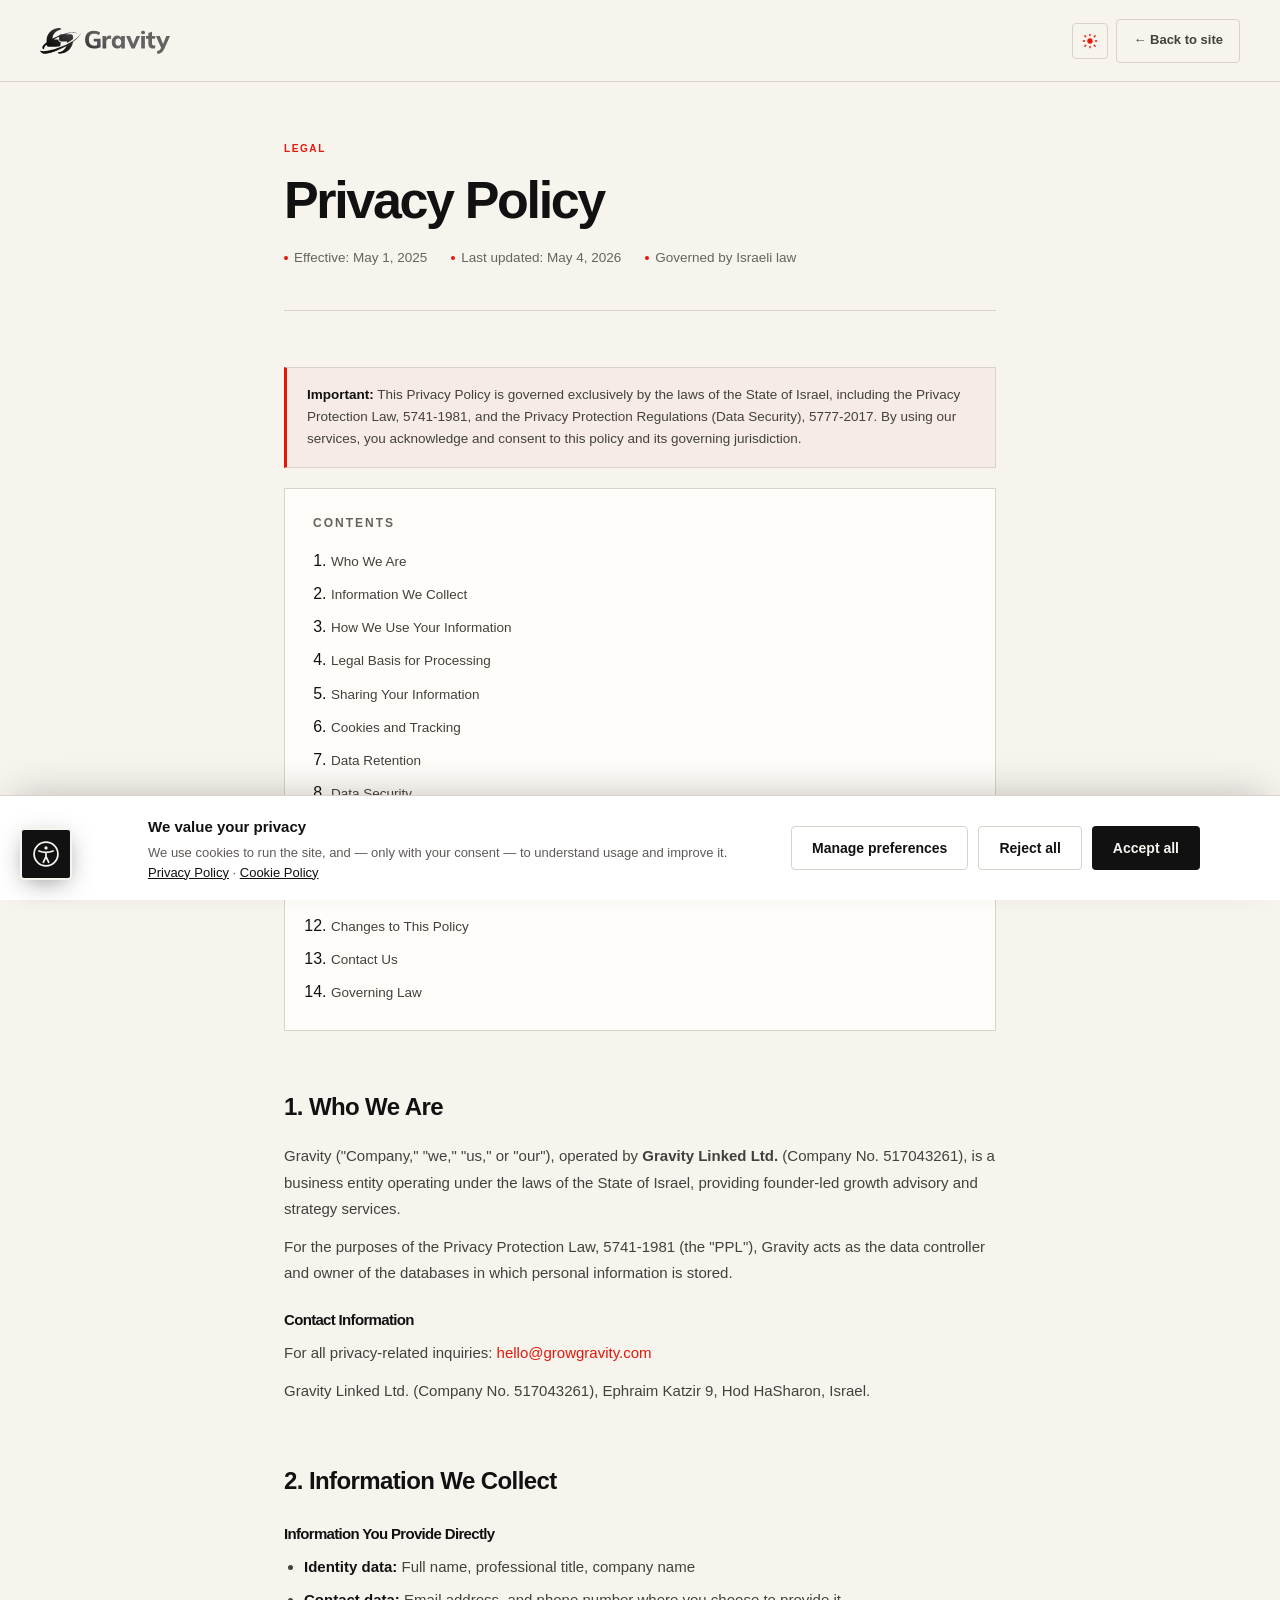
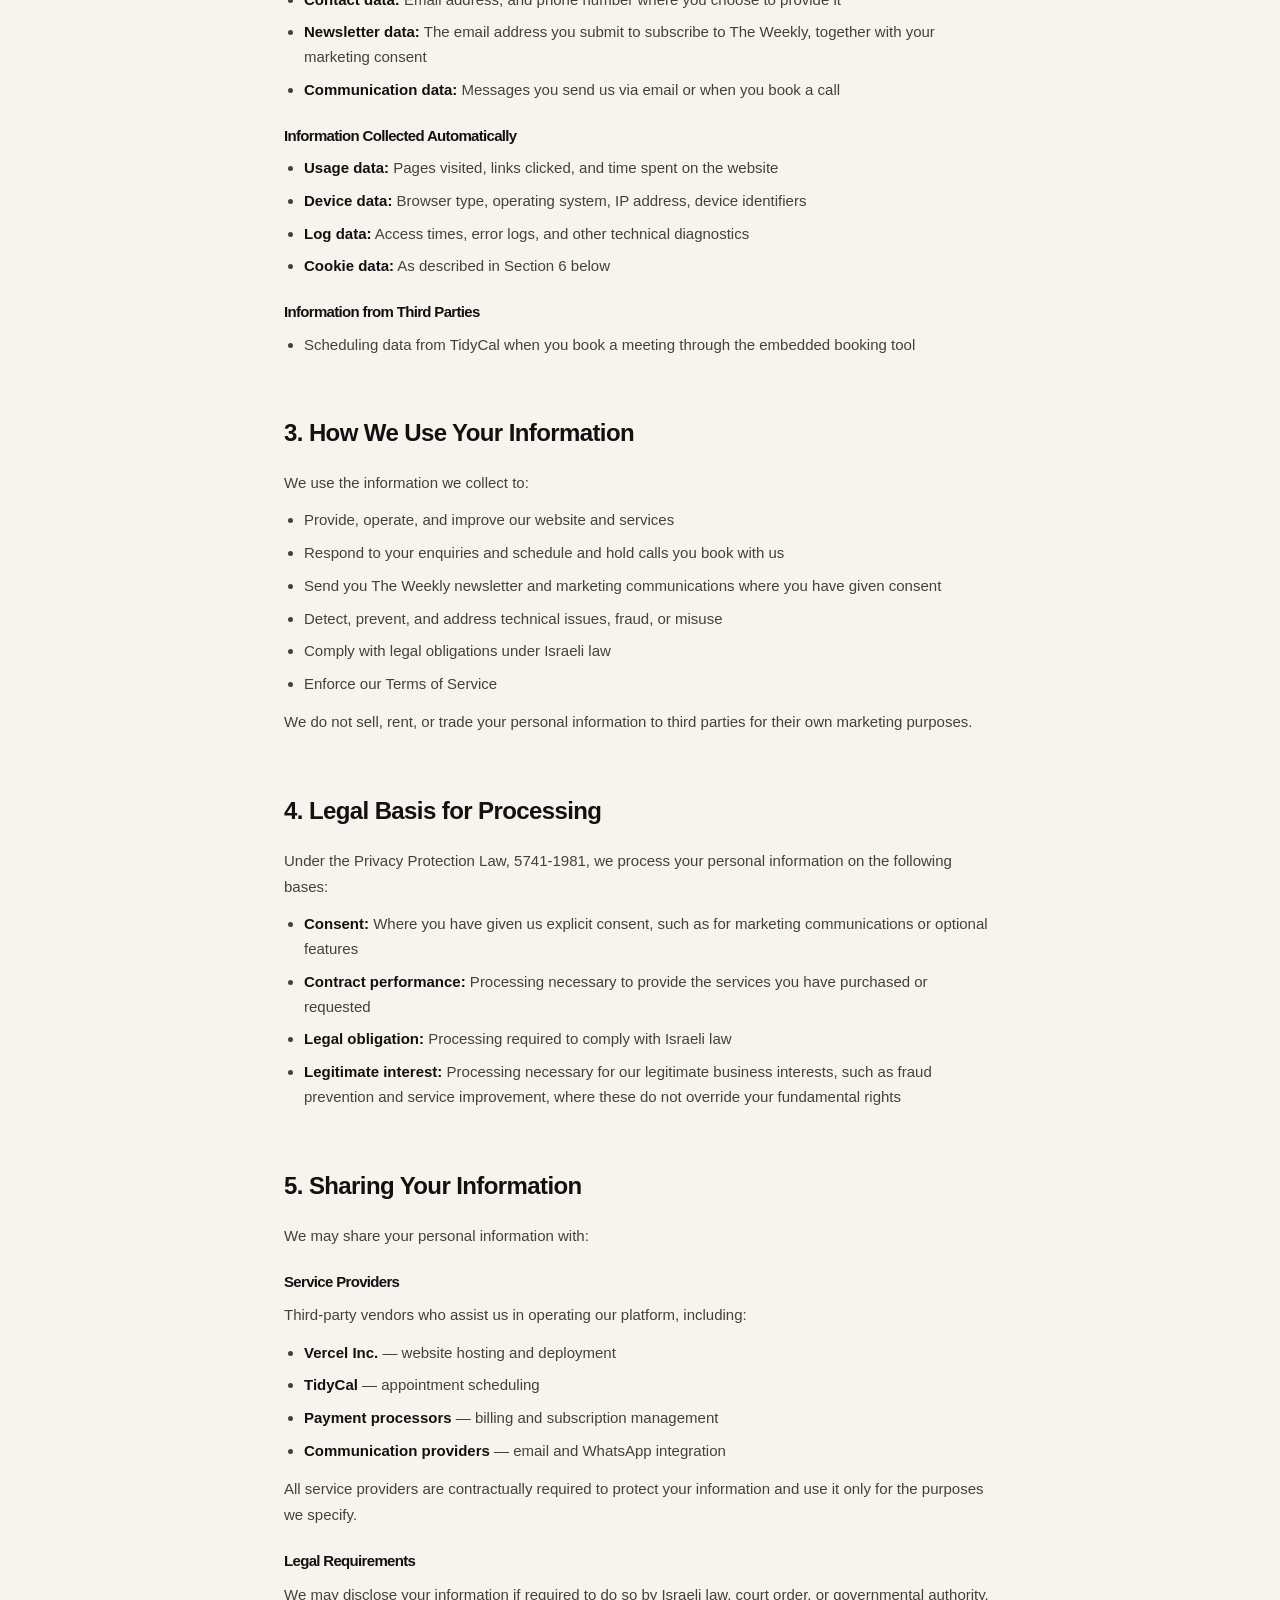
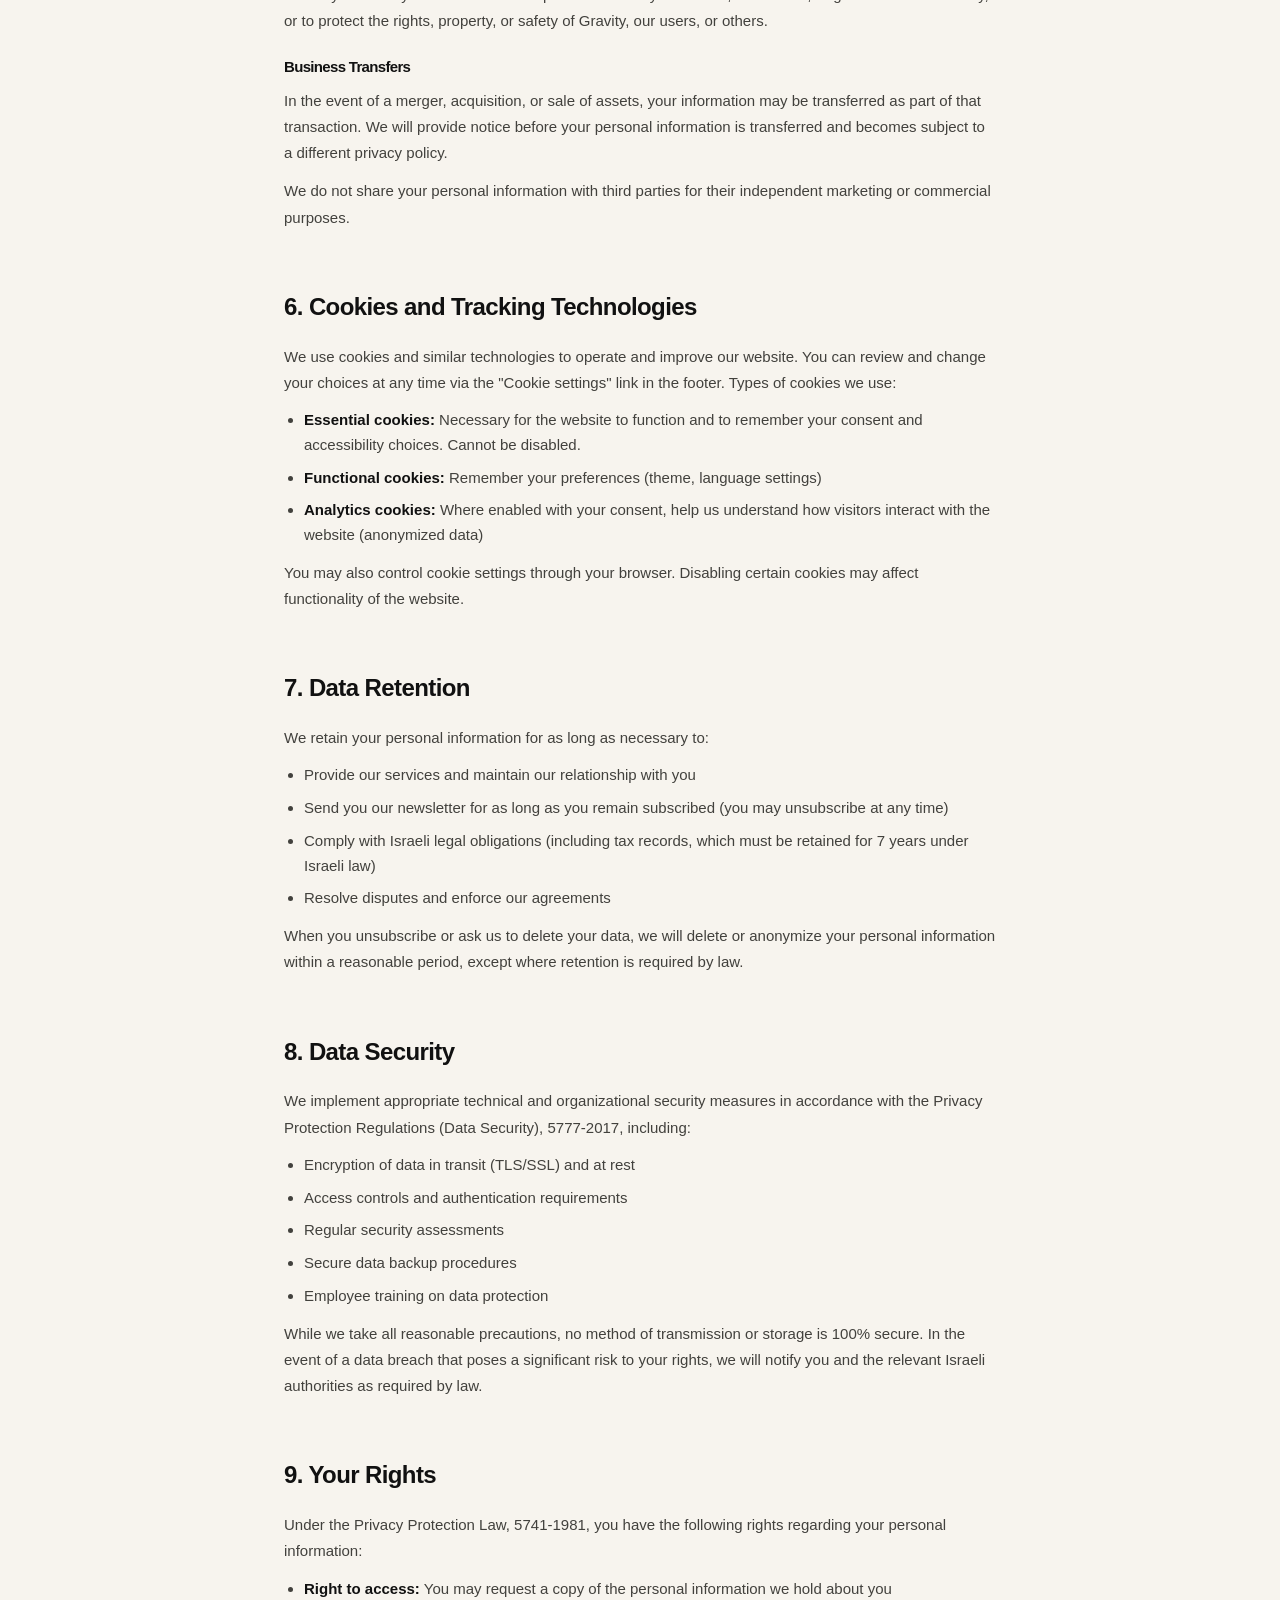
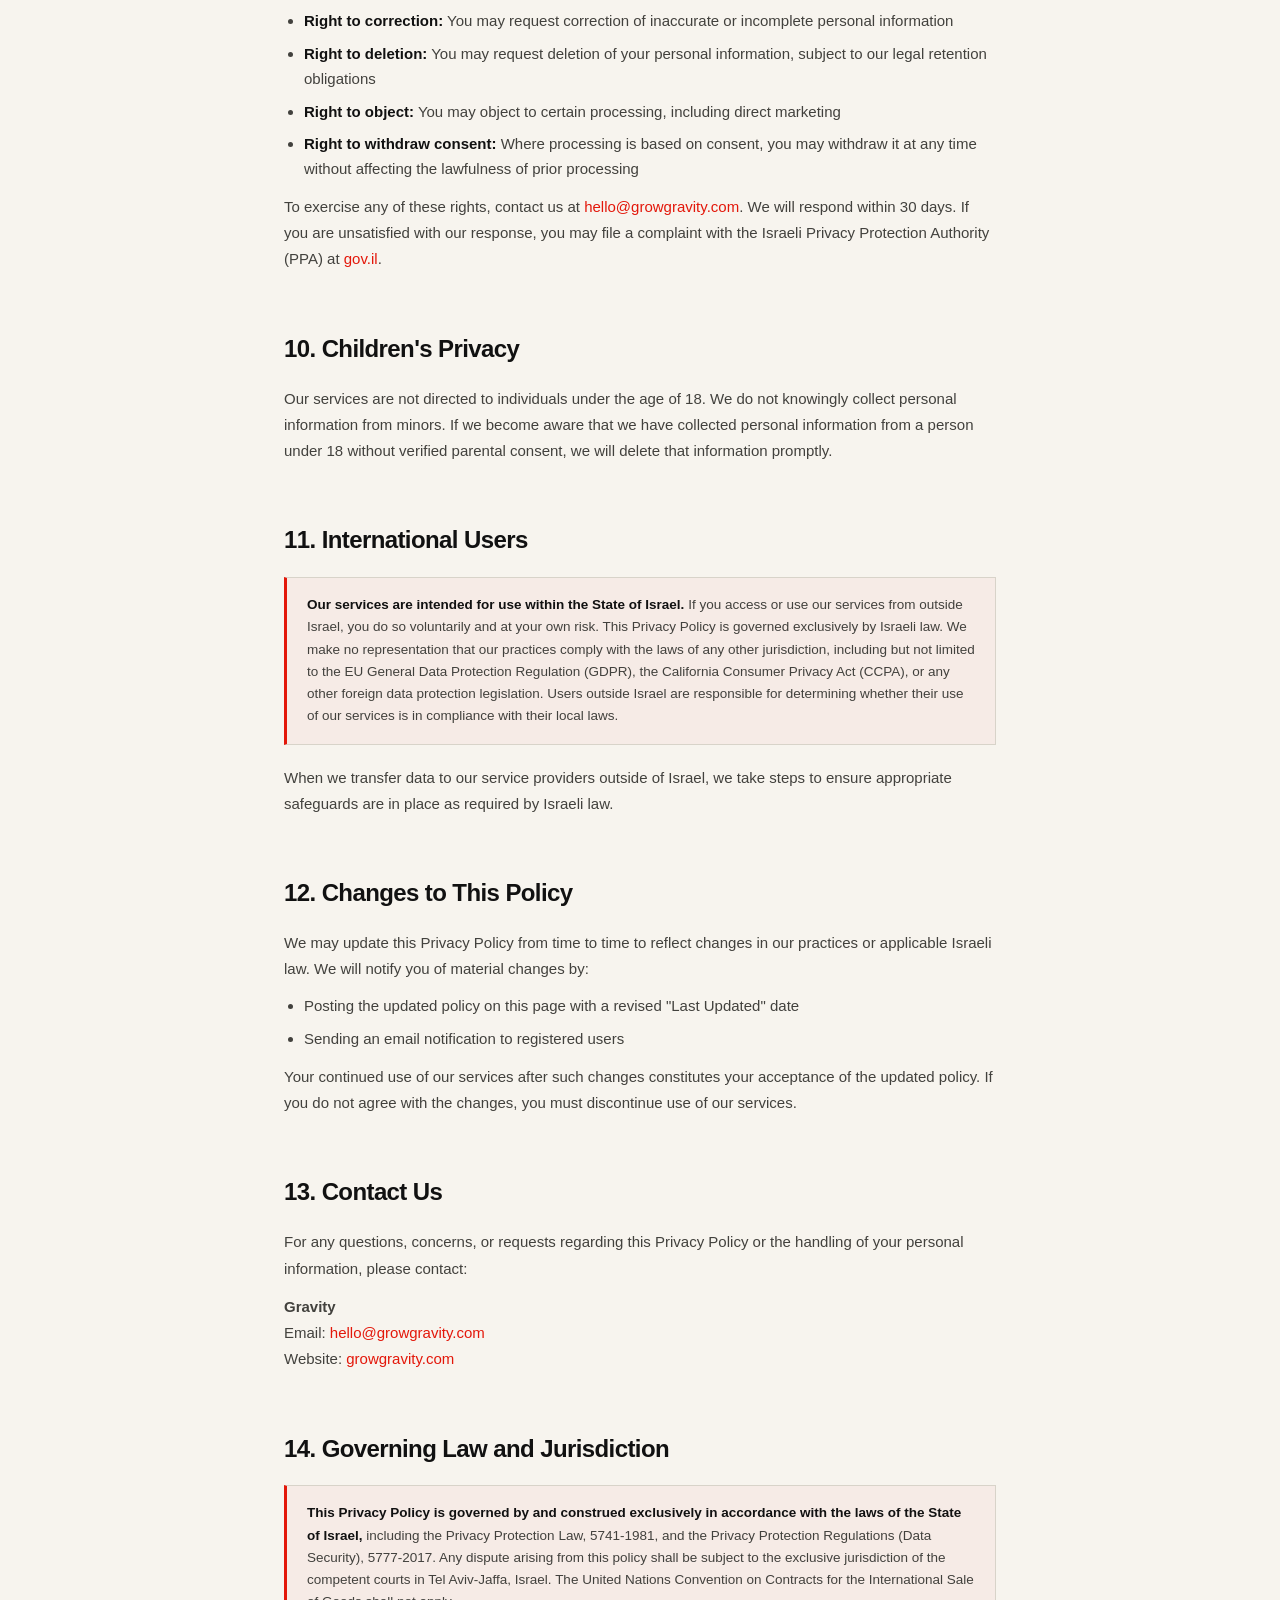
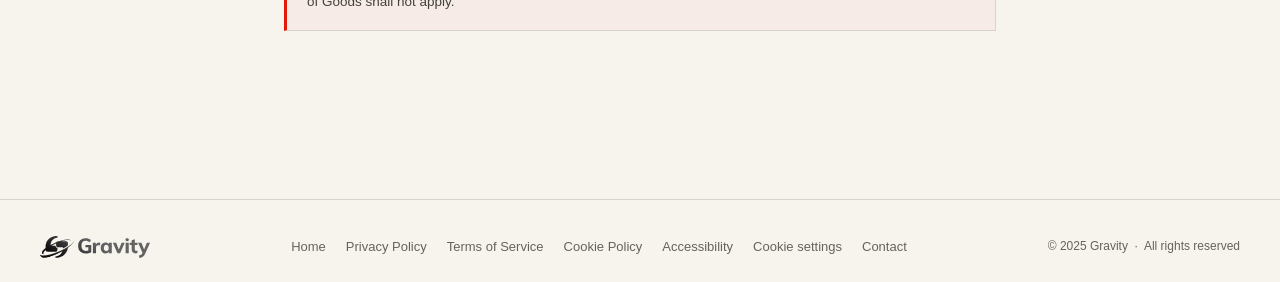
<file: privacy.html>
<!DOCTYPE html>
<html lang="en">
<head>
  <meta charset="UTF-8">
  <meta name="viewport" content="width=device-width, initial-scale=1.0">
  <title>Privacy Policy — Gravity</title>
  <meta name="description" content="Gravity privacy policy — how we collect, use, and protect your data under Israeli law.">
  <link rel="preconnect" href="https://fonts.googleapis.com">
  <link rel="preconnect" href="https://fonts.gstatic.com" crossorigin>
  <link rel="icon" type="image/svg+xml" href="assets/Gravity ICON - dark.svg">
  <style>
    :root {
      --bg:#F5F0ED;--bg2:#EDE6E1;--card:#FFFFFF;--border:#D8CFC9;
      --t1:#1a1410;--t2:rgba(26,20,16,.72);--t3:rgba(26,20,16,.68);
      --acc:#7A5C4A;--hdr:rgba(245,240,237,.9);--glow:rgba(122,92,74,.1);
      --shadow:0 1px 3px rgba(26,20,16,.05),0 4px 20px rgba(26,20,16,.04);
      --btn-t:#FAF7F5;
    }
    :root.dark {
      --bg:#0C0B0A;--bg2:#141210;--card:#1A1714;--border:#2C2520;
      --t1:#F5F0ED;--t2:rgba(245,240,237,.72);--t3:rgba(245,240,237,.60);
      --acc:#C9A898;--hdr:rgba(12,11,10,.9);--glow:rgba(201,168,152,.09);
      --shadow:none;--btn-t:#0C0B0A;
    }
    *,*::before,*::after{margin:0;padding:0;box-sizing:border-box}
    html{scroll-behavior:smooth}
    body{font-family:'Urbanist',sans-serif;background:var(--bg);color:var(--t1);line-height:1.7;overflow-x:hidden;transition:background .35s,color .35s}
    a{color:var(--acc);text-decoration:none}
    a:hover{text-decoration:underline}

    /* HEADER */
    .hdr{position:fixed;top:14px;left:50%;transform:translateX(-50%);z-index:1000;
      width:calc(100% - 40px);max-width:1160px;height:62px;
      display:flex;align-items:center;justify-content:space-between;padding:0 24px;
      background:var(--hdr);backdrop-filter:blur(20px);-webkit-backdrop-filter:blur(20px);
      border:1px solid var(--border);border-radius:18px;transition:background .35s,border-color .35s}
    .hdr-logo img{height:26px}
    .logo-d{display:block}.logo-l{display:none}
    :root.dark .logo-d{display:none}:root.dark .logo-l{display:block}
    .hdr-right{display:flex;align-items:center;gap:8px}
    .ico-btn{width:36px;height:36px;border-radius:50%;border:1px solid var(--border);background:var(--bg2);
      display:flex;align-items:center;justify-content:center;cursor:pointer;transition:all .25s;flex-shrink:0}
    .ico-btn:hover{border-color:var(--acc);background:var(--glow)}
    .ico-btn svg{width:16px;height:16px}
    .btn-back{display:inline-flex;align-items:center;gap:6px;padding:8px 16px;border-radius:100px;
      font-size:13px;font-weight:600;border:1px solid var(--border);color:var(--t2);
      background:transparent;cursor:pointer;transition:all .22s;text-decoration:none}
    .btn-back:hover{border-color:var(--acc);color:var(--acc);background:var(--glow);text-decoration:none}

    /* LAYOUT */
    .page{max-width:760px;margin:0 auto;padding:120px 24px 80px}

    /* HERO */
    .page-hero{margin-bottom:56px;padding-bottom:40px;border-bottom:1px solid var(--border)}
    .page-lbl{font-size:11px;font-weight:700;letter-spacing:2.5px;text-transform:uppercase;
      color:var(--acc);margin-bottom:14px}
    .page-title{font-family:'Playfair Display',serif;font-size:46px;font-weight:500;line-height:1.15;margin-bottom:16px}
    .page-meta{font-size:13.5px;color:var(--t3);display:flex;gap:24px;flex-wrap:wrap}
    .page-meta span{display:flex;align-items:center;gap:6px}
    .page-meta span::before{content:'';width:4px;height:4px;border-radius:50%;background:var(--acc);flex-shrink:0}

    /* TOC */
    .toc{background:var(--card);border:1px solid var(--border);border-radius:16px;
      padding:24px 28px;margin-bottom:48px;box-shadow:var(--shadow)}
    .toc h4{font-size:12px;font-weight:700;letter-spacing:2px;text-transform:uppercase;
      color:var(--t3);margin-bottom:14px}
    .toc ol{padding-left:18px;display:flex;flex-direction:column;gap:6px}
    .toc li a{font-size:13.5px;color:var(--t2);transition:color .2s;text-decoration:none}
    .toc li a:hover{color:var(--acc)}

    /* CONTENT */
    .section{margin-bottom:48px}
    .section h2{font-family:'Playfair Display',serif;font-size:24px;font-weight:500;
      color:var(--t1);margin-bottom:16px;padding-top:8px}
    .section h3{font-size:15px;font-weight:700;color:var(--t1);margin:20px 0 8px}
    .section p{font-size:15px;color:var(--t2);line-height:1.75;margin-bottom:12px}
    .section p:last-child{margin-bottom:0}
    .section ul,.section ol{padding-left:20px;display:flex;flex-direction:column;gap:8px;margin-bottom:12px}
    .section li{font-size:15px;color:var(--t2);line-height:1.65}
    .section li strong{color:var(--t1)}

    /* NOTICE BOX */
    .notice{background:var(--glow);border:1px solid var(--border);border-left:3px solid var(--acc);
      border-radius:0 12px 12px 0;padding:16px 20px;margin-bottom:20px}
    .notice p{font-size:13.5px;color:var(--t2);margin:0;line-height:1.65}
    .notice strong{color:var(--t1)}

    /* FOOTER */
    .footer{padding:36px 24px 24px;border-top:1px solid var(--border);margin-top:40px}
    .footer-in{max-width:760px;margin:0 auto;display:flex;justify-content:space-between;
      align-items:center;flex-wrap:wrap;gap:16px}
    .flogo img{height:22px}
    .logo-d{display:block}.logo-l{display:none}
    :root.dark .logo-d{display:none}:root.dark .logo-l{display:block}
    .flinks{display:flex;gap:20px;flex-wrap:wrap}
    .flinks a{font-size:13px;color:var(--t3);transition:color .25s;text-decoration:none}
    .flinks a:hover{color:var(--acc)}
    .fcopy{font-size:12px;color:var(--t3);text-align:right}

    @media(max-width:768px){
      .hdr{top:8px;width:calc(100% - 20px);padding:0 14px;height:54px;border-radius:14px}
      .page{padding:100px 20px 60px}
      .page-title{font-size:34px}
      .footer-in{flex-direction:column;align-items:flex-start}
      .fcopy{text-align:left}
    }
  </style>
  <link rel="stylesheet" href="/design-system/tokens.css">
  <link rel="stylesheet" href="/design-system/site.css">
</head>
<body>

<header class="hdr">
  <a href="index.html" class="hdr-logo">
    <img src="assets/Gravity Logo - dark.svg" alt="Gravity" class="logo-d">
    <img src="assets/Gravity Logo - lite.svg" alt="Gravity" class="logo-l">
  </a>
  <div class="hdr-right">
    <button class="ico-btn" onclick="toggleTheme()" aria-label="Toggle theme">
      <svg id="isun" viewBox="0 0 24 24" fill="none" stroke="var(--acc)" stroke-width="2" stroke-linecap="round">
        <circle cx="12" cy="12" r="4" fill="var(--acc)" stroke="none"/>
        <path d="M12 2v2M12 20v2M4.22 4.22l1.42 1.42M18.36 18.36l1.42 1.42M2 12h2M20 12h2M4.22 19.78l1.42-1.42M18.36 5.64l1.42-1.42"/>
      </svg>
      <svg id="imoon" viewBox="0 0 24 24" style="display:none">
        <path d="M21 12.79A9 9 0 1 1 11.21 3 7 7 0 0 0 21 12.79z" fill="var(--acc)"/>
      </svg>
    </button>
    <a href="index.html" class="btn-back">&#8592; Back to site</a>
  </div>
</header>

<main class="page">

  <div class="page-hero">
    <p class="page-lbl">Legal</p>
    <h1 class="page-title">Privacy Policy</h1>
    <div class="page-meta">
      <span>Effective: May 1, 2025</span>
      <span>Last updated: May 4, 2026</span>
      <span>Governed by Israeli law</span>
    </div>
  </div>

  <div class="notice">
    <p><strong>Important:</strong> This Privacy Policy is governed exclusively by the laws of the State of Israel, including the Privacy Protection Law, 5741-1981, and the Privacy Protection Regulations (Data Security), 5777-2017. By using our services, you acknowledge and consent to this policy and its governing jurisdiction.</p>
  </div>

  <nav class="toc">
    <h4>Contents</h4>
    <ol>
      <li><a href="#s1">Who We Are</a></li>
      <li><a href="#s2">Information We Collect</a></li>
      <li><a href="#s3">How We Use Your Information</a></li>
      <li><a href="#s4">Legal Basis for Processing</a></li>
      <li><a href="#s5">Sharing Your Information</a></li>
      <li><a href="#s6">Cookies and Tracking</a></li>
      <li><a href="#s7">Data Retention</a></li>
      <li><a href="#s8">Data Security</a></li>
      <li><a href="#s9">Your Rights</a></li>
      <li><a href="#s10">Children's Privacy</a></li>
      <li><a href="#s11">International Users</a></li>
      <li><a href="#s12">Changes to This Policy</a></li>
      <li><a href="#s13">Contact Us</a></li>
      <li><a href="#s14">Governing Law</a></li>
    </ol>
  </nav>

  <div class="section" id="s1">
    <h2>1. Who We Are</h2>
    <p>Gravity ("Company," "we," "us," or "our"), operated by <strong>Gravity Linked Ltd.</strong> (Company No. 517043261), is a business entity operating under the laws of the State of Israel, providing founder-led growth advisory and strategy services.</p>
    <p>For the purposes of the Privacy Protection Law, 5741-1981 (the "PPL"), Gravity acts as the data controller and owner of the databases in which personal information is stored.</p>
    <h3>Contact Information</h3>
    <p>For all privacy-related inquiries: <a href="mailto:hello@growgravity.com">hello@growgravity.com</a></p>
    <p>Gravity Linked Ltd. (Company No. 517043261), Ephraim Katzir 9, Hod HaSharon, Israel.</p>
  </div>

  <div class="section" id="s2">
    <h2>2. Information We Collect</h2>
    <h3>Information You Provide Directly</h3>
    <ul>
      <li><strong>Identity data:</strong> Full name, professional title, company name</li>
      <li><strong>Contact data:</strong> Email address, and phone number where you choose to provide it</li>
      <li><strong>Newsletter data:</strong> The email address you submit to subscribe to The Weekly, together with your marketing consent</li>
      <li><strong>Communication data:</strong> Messages you send us via email or when you book a call</li>
    </ul>
    <h3>Information Collected Automatically</h3>
    <ul>
      <li><strong>Usage data:</strong> Pages visited, links clicked, and time spent on the website</li>
      <li><strong>Device data:</strong> Browser type, operating system, IP address, device identifiers</li>
      <li><strong>Log data:</strong> Access times, error logs, and other technical diagnostics</li>
      <li><strong>Cookie data:</strong> As described in Section 6 below</li>
    </ul>
    <h3>Information from Third Parties</h3>
    <ul>
      <li>Scheduling data from TidyCal when you book a meeting through the embedded booking tool</li>
    </ul>
  </div>

  <div class="section" id="s3">
    <h2>3. How We Use Your Information</h2>
    <p>We use the information we collect to:</p>
    <ul>
      <li>Provide, operate, and improve our website and services</li>
      <li>Respond to your enquiries and schedule and hold calls you book with us</li>
      <li>Send you The Weekly newsletter and marketing communications where you have given consent</li>
      <li>Detect, prevent, and address technical issues, fraud, or misuse</li>
      <li>Comply with legal obligations under Israeli law</li>
      <li>Enforce our Terms of Service</li>
    </ul>
    <p>We do not sell, rent, or trade your personal information to third parties for their own marketing purposes.</p>
  </div>

  <div class="section" id="s4">
    <h2>4. Legal Basis for Processing</h2>
    <p>Under the Privacy Protection Law, 5741-1981, we process your personal information on the following bases:</p>
    <ul>
      <li><strong>Consent:</strong> Where you have given us explicit consent, such as for marketing communications or optional features</li>
      <li><strong>Contract performance:</strong> Processing necessary to provide the services you have purchased or requested</li>
      <li><strong>Legal obligation:</strong> Processing required to comply with Israeli law</li>
      <li><strong>Legitimate interest:</strong> Processing necessary for our legitimate business interests, such as fraud prevention and service improvement, where these do not override your fundamental rights</li>
    </ul>
  </div>

  <div class="section" id="s5">
    <h2>5. Sharing Your Information</h2>
    <p>We may share your personal information with:</p>
    <h3>Service Providers</h3>
    <p>Third-party vendors who assist us in operating our platform, including:</p>
    <ul>
      <li><strong>Vercel Inc.</strong> — website hosting and deployment</li>
      <li><strong>TidyCal</strong> — appointment scheduling</li>
      <li><strong>Payment processors</strong> — billing and subscription management</li>
      <li><strong>Communication providers</strong> — email and WhatsApp integration</li>
    </ul>
    <p>All service providers are contractually required to protect your information and use it only for the purposes we specify.</p>
    <h3>Legal Requirements</h3>
    <p>We may disclose your information if required to do so by Israeli law, court order, or governmental authority, or to protect the rights, property, or safety of Gravity, our users, or others.</p>
    <h3>Business Transfers</h3>
    <p>In the event of a merger, acquisition, or sale of assets, your information may be transferred as part of that transaction. We will provide notice before your personal information is transferred and becomes subject to a different privacy policy.</p>
    <p>We do not share your personal information with third parties for their independent marketing or commercial purposes.</p>
  </div>

  <div class="section" id="s6">
    <h2>6. Cookies and Tracking Technologies</h2>
    <p>We use cookies and similar technologies to operate and improve our website. You can review and change your choices at any time via the "Cookie settings" link in the footer. Types of cookies we use:</p>
    <ul>
      <li><strong>Essential cookies:</strong> Necessary for the website to function and to remember your consent and accessibility choices. Cannot be disabled.</li>
      <li><strong>Functional cookies:</strong> Remember your preferences (theme, language settings)</li>
      <li><strong>Analytics cookies:</strong> Where enabled with your consent, help us understand how visitors interact with the website (anonymized data)</li>
    </ul>
    <p>You may also control cookie settings through your browser. Disabling certain cookies may affect functionality of the website.</p>
  </div>

  <div class="section" id="s7">
    <h2>7. Data Retention</h2>
    <p>We retain your personal information for as long as necessary to:</p>
    <ul>
      <li>Provide our services and maintain our relationship with you</li>
      <li>Send you our newsletter for as long as you remain subscribed (you may unsubscribe at any time)</li>
      <li>Comply with Israeli legal obligations (including tax records, which must be retained for 7 years under Israeli law)</li>
      <li>Resolve disputes and enforce our agreements</li>
    </ul>
    <p>When you unsubscribe or ask us to delete your data, we will delete or anonymize your personal information within a reasonable period, except where retention is required by law.</p>
  </div>

  <div class="section" id="s8">
    <h2>8. Data Security</h2>
    <p>We implement appropriate technical and organizational security measures in accordance with the Privacy Protection Regulations (Data Security), 5777-2017, including:</p>
    <ul>
      <li>Encryption of data in transit (TLS/SSL) and at rest</li>
      <li>Access controls and authentication requirements</li>
      <li>Regular security assessments</li>
      <li>Secure data backup procedures</li>
      <li>Employee training on data protection</li>
    </ul>
    <p>While we take all reasonable precautions, no method of transmission or storage is 100% secure. In the event of a data breach that poses a significant risk to your rights, we will notify you and the relevant Israeli authorities as required by law.</p>
  </div>

  <div class="section" id="s9">
    <h2>9. Your Rights</h2>
    <p>Under the Privacy Protection Law, 5741-1981, you have the following rights regarding your personal information:</p>
    <ul>
      <li><strong>Right to access:</strong> You may request a copy of the personal information we hold about you</li>
      <li><strong>Right to correction:</strong> You may request correction of inaccurate or incomplete personal information</li>
      <li><strong>Right to deletion:</strong> You may request deletion of your personal information, subject to our legal retention obligations</li>
      <li><strong>Right to object:</strong> You may object to certain processing, including direct marketing</li>
      <li><strong>Right to withdraw consent:</strong> Where processing is based on consent, you may withdraw it at any time without affecting the lawfulness of prior processing</li>
    </ul>
    <p>To exercise any of these rights, contact us at <a href="mailto:hello@growgravity.com">hello@growgravity.com</a>. We will respond within 30 days. If you are unsatisfied with our response, you may file a complaint with the Israeli Privacy Protection Authority (PPA) at <a href="https://www.gov.il/en/departments/israel_privacy_protection_authority" target="_blank" rel="noopener">gov.il</a>.</p>
  </div>

  <div class="section" id="s10">
    <h2>10. Children's Privacy</h2>
    <p>Our services are not directed to individuals under the age of 18. We do not knowingly collect personal information from minors. If we become aware that we have collected personal information from a person under 18 without verified parental consent, we will delete that information promptly.</p>
  </div>

  <div class="section" id="s11">
    <h2>11. International Users</h2>
    <div class="notice">
      <p><strong>Our services are intended for use within the State of Israel.</strong> If you access or use our services from outside Israel, you do so voluntarily and at your own risk. This Privacy Policy is governed exclusively by Israeli law. We make no representation that our practices comply with the laws of any other jurisdiction, including but not limited to the EU General Data Protection Regulation (GDPR), the California Consumer Privacy Act (CCPA), or any other foreign data protection legislation. Users outside Israel are responsible for determining whether their use of our services is in compliance with their local laws.</p>
    </div>
    <p>When we transfer data to our service providers outside of Israel, we take steps to ensure appropriate safeguards are in place as required by Israeli law.</p>
  </div>

  <div class="section" id="s12">
    <h2>12. Changes to This Policy</h2>
    <p>We may update this Privacy Policy from time to time to reflect changes in our practices or applicable Israeli law. We will notify you of material changes by:</p>
    <ul>
      <li>Posting the updated policy on this page with a revised "Last Updated" date</li>
      <li>Sending an email notification to registered users</li>
    </ul>
    <p>Your continued use of our services after such changes constitutes your acceptance of the updated policy. If you do not agree with the changes, you must discontinue use of our services.</p>
  </div>

  <div class="section" id="s13">
    <h2>13. Contact Us</h2>
    <p>For any questions, concerns, or requests regarding this Privacy Policy or the handling of your personal information, please contact:</p>
    <p><strong>Gravity</strong><br>
    Email: <a href="mailto:hello@growgravity.com">hello@growgravity.com</a><br>
    Website: <a href="https://growgravity.com">growgravity.com</a></p>
  </div>

  <div class="section" id="s14">
    <h2>14. Governing Law and Jurisdiction</h2>
    <div class="notice">
      <p><strong>This Privacy Policy is governed by and construed exclusively in accordance with the laws of the State of Israel,</strong> including the Privacy Protection Law, 5741-1981, and the Privacy Protection Regulations (Data Security), 5777-2017. Any dispute arising from this policy shall be subject to the exclusive jurisdiction of the competent courts in Tel Aviv-Jaffa, Israel. The United Nations Convention on Contracts for the International Sale of Goods shall not apply.</p>
    </div>
  </div>

</main>

<footer class="footer">
  <div class="footer-in">
    <div>
      <div class="flogo">
        <img src="assets/Gravity Logo - dark.svg" alt="Gravity" class="logo-d">
        <img src="assets/Gravity Logo - lite.svg" alt="Gravity" class="logo-l">
      </div>
    </div>
    <div class="flinks">
      <a href="index.html">Home</a>
      <a href="privacy.html">Privacy Policy</a>
      <a href="terms.html">Terms of Service</a>
      <a href="cookie-policy.html">Cookie Policy</a>
      <a href="accessibility.html">Accessibility</a>
      <a href="#" onclick="if(window.gravityConsent){window.gravityConsent.open();}return false;">Cookie settings</a>
      <a href="mailto:hello@growgravity.com">Contact</a>
    </div>
    <p class="fcopy">&copy; 2025 Gravity &nbsp;·&nbsp; All rights reserved</p>
  </div>
</footer>

<script>
  function toggleTheme() {
    const dark = document.documentElement.classList.toggle('dark');
    document.getElementById('isun').style.display = dark ? 'none' : 'block';
    document.getElementById('imoon').style.display = dark ? 'block' : 'none';
    localStorage.setItem('g-theme', dark ? 'dark' : 'light');
  }
  (function(){
    if(localStorage.getItem('g-theme')==='dark'){
      document.documentElement.classList.add('dark');
      document.getElementById('isun').style.display='none';
      document.getElementById('imoon').style.display='block';
    }
  })();
</script>
<script src="/compliance.js" defer></script>
</body>
</html>
</file>
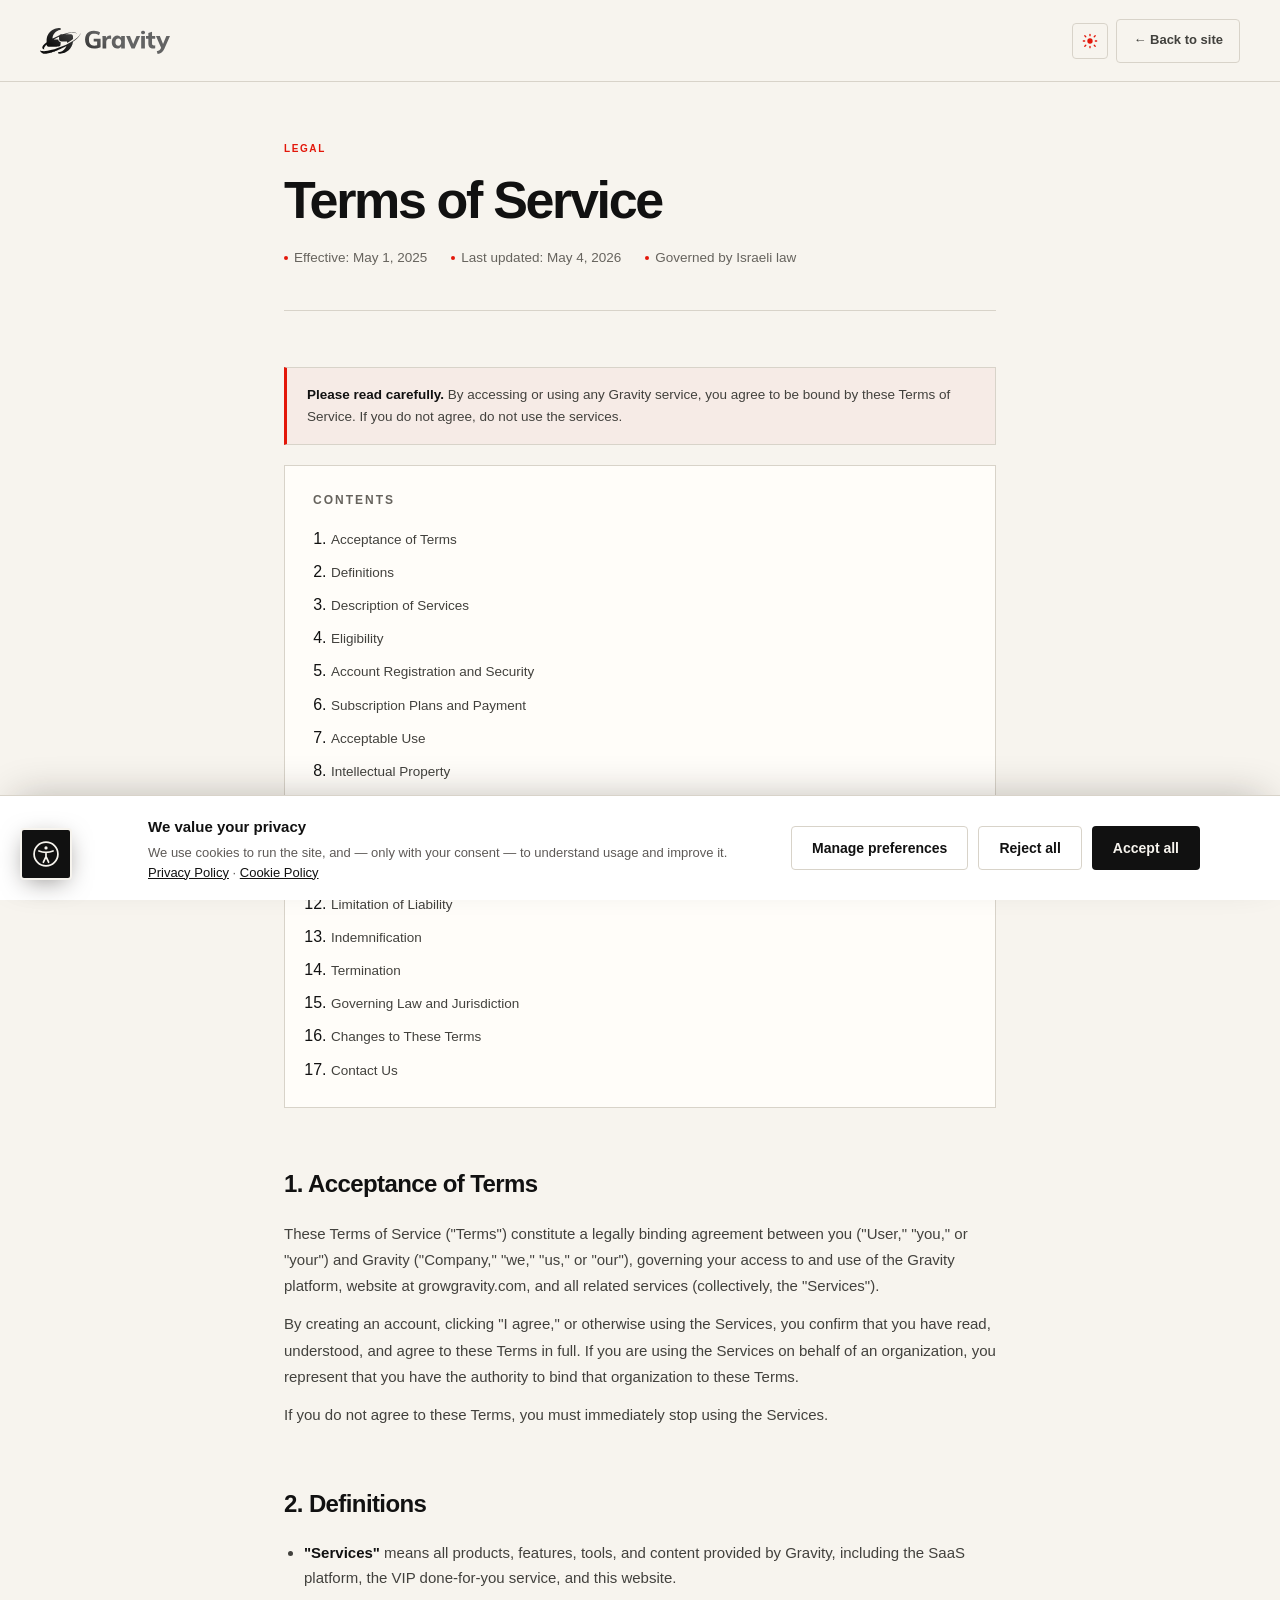
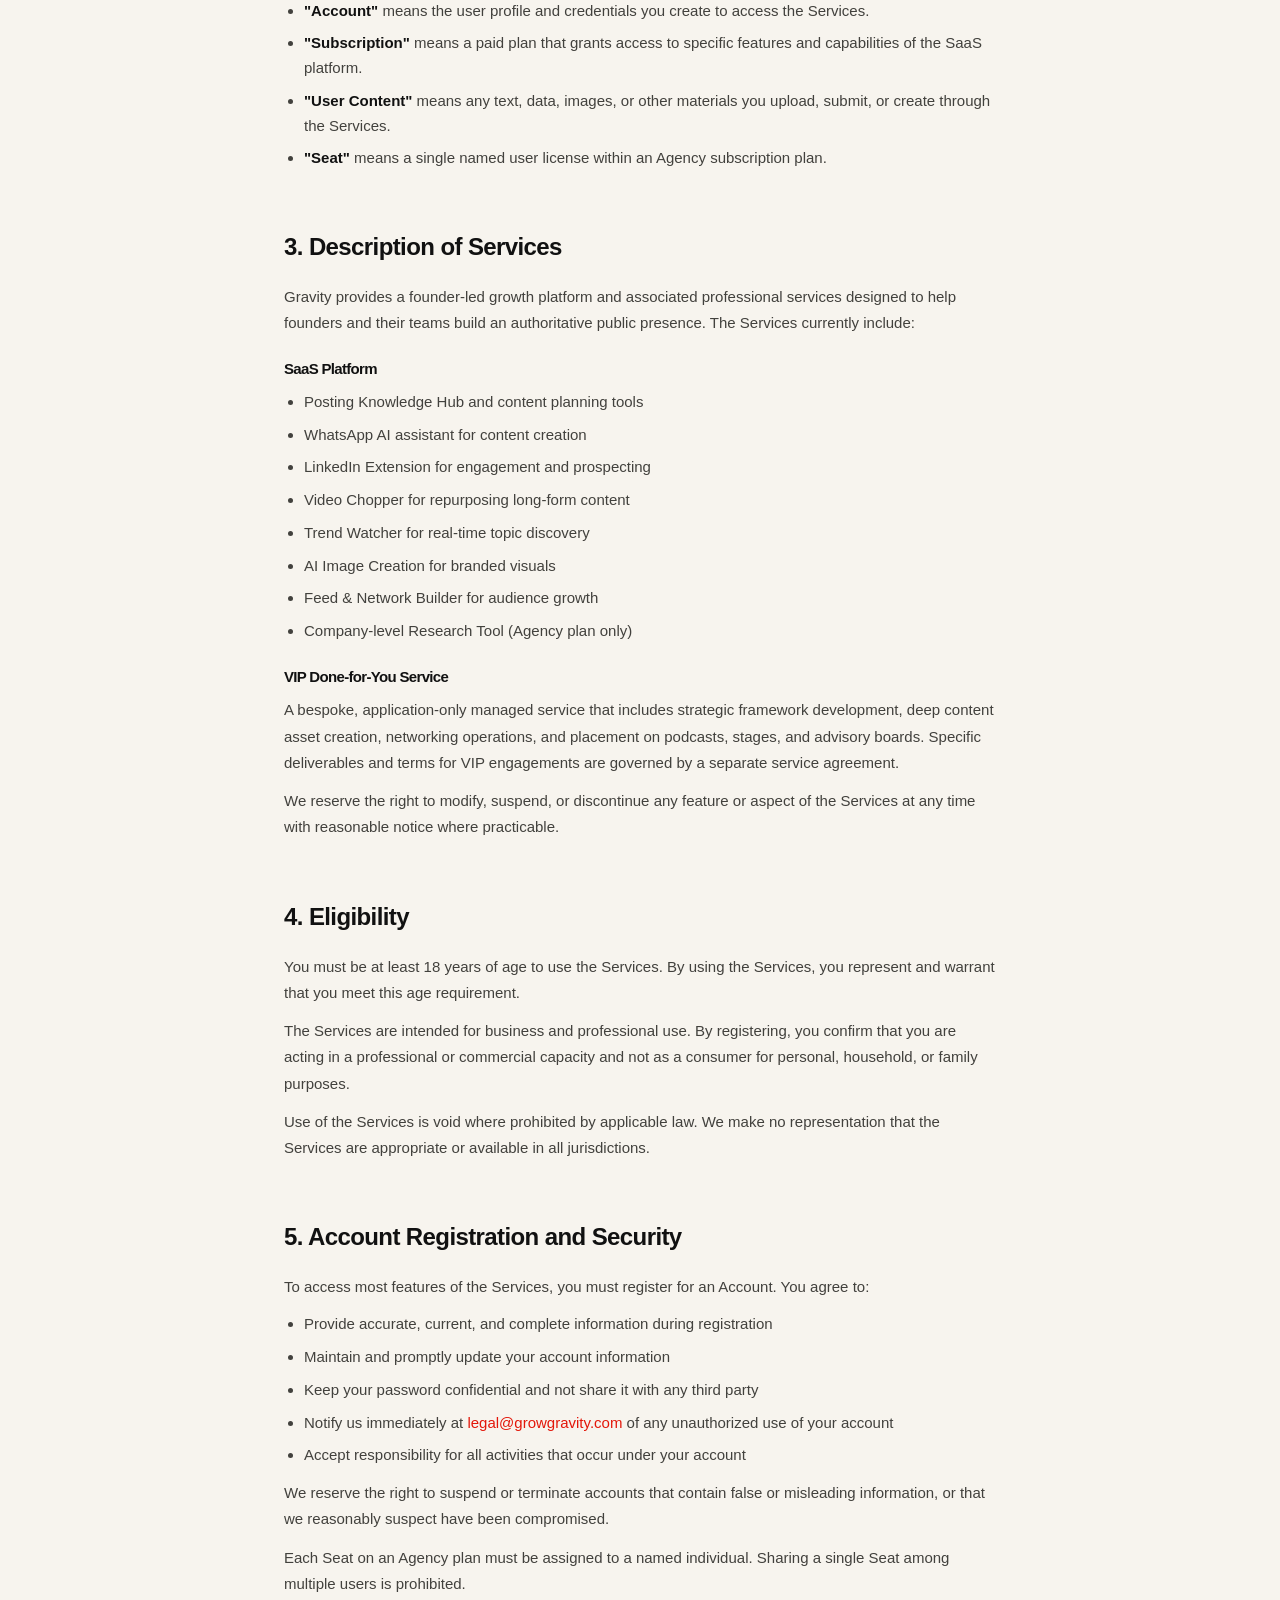
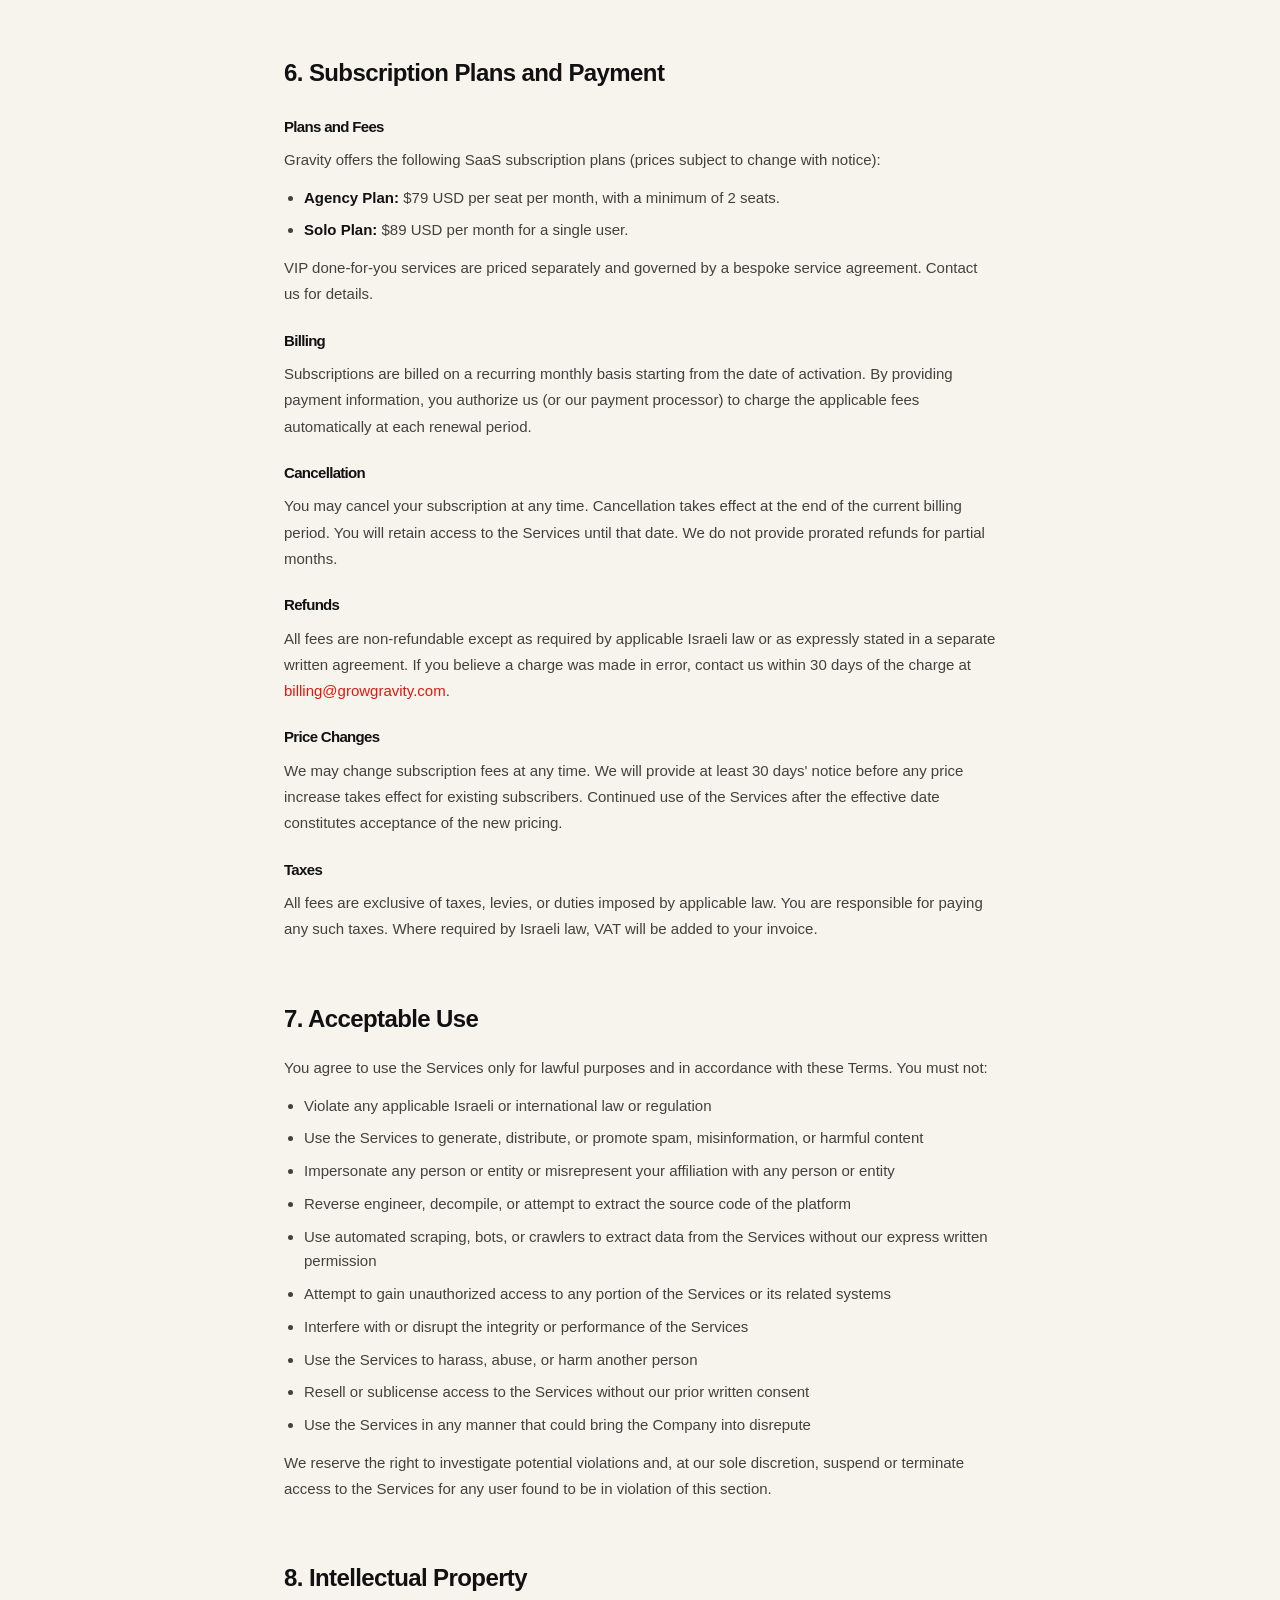
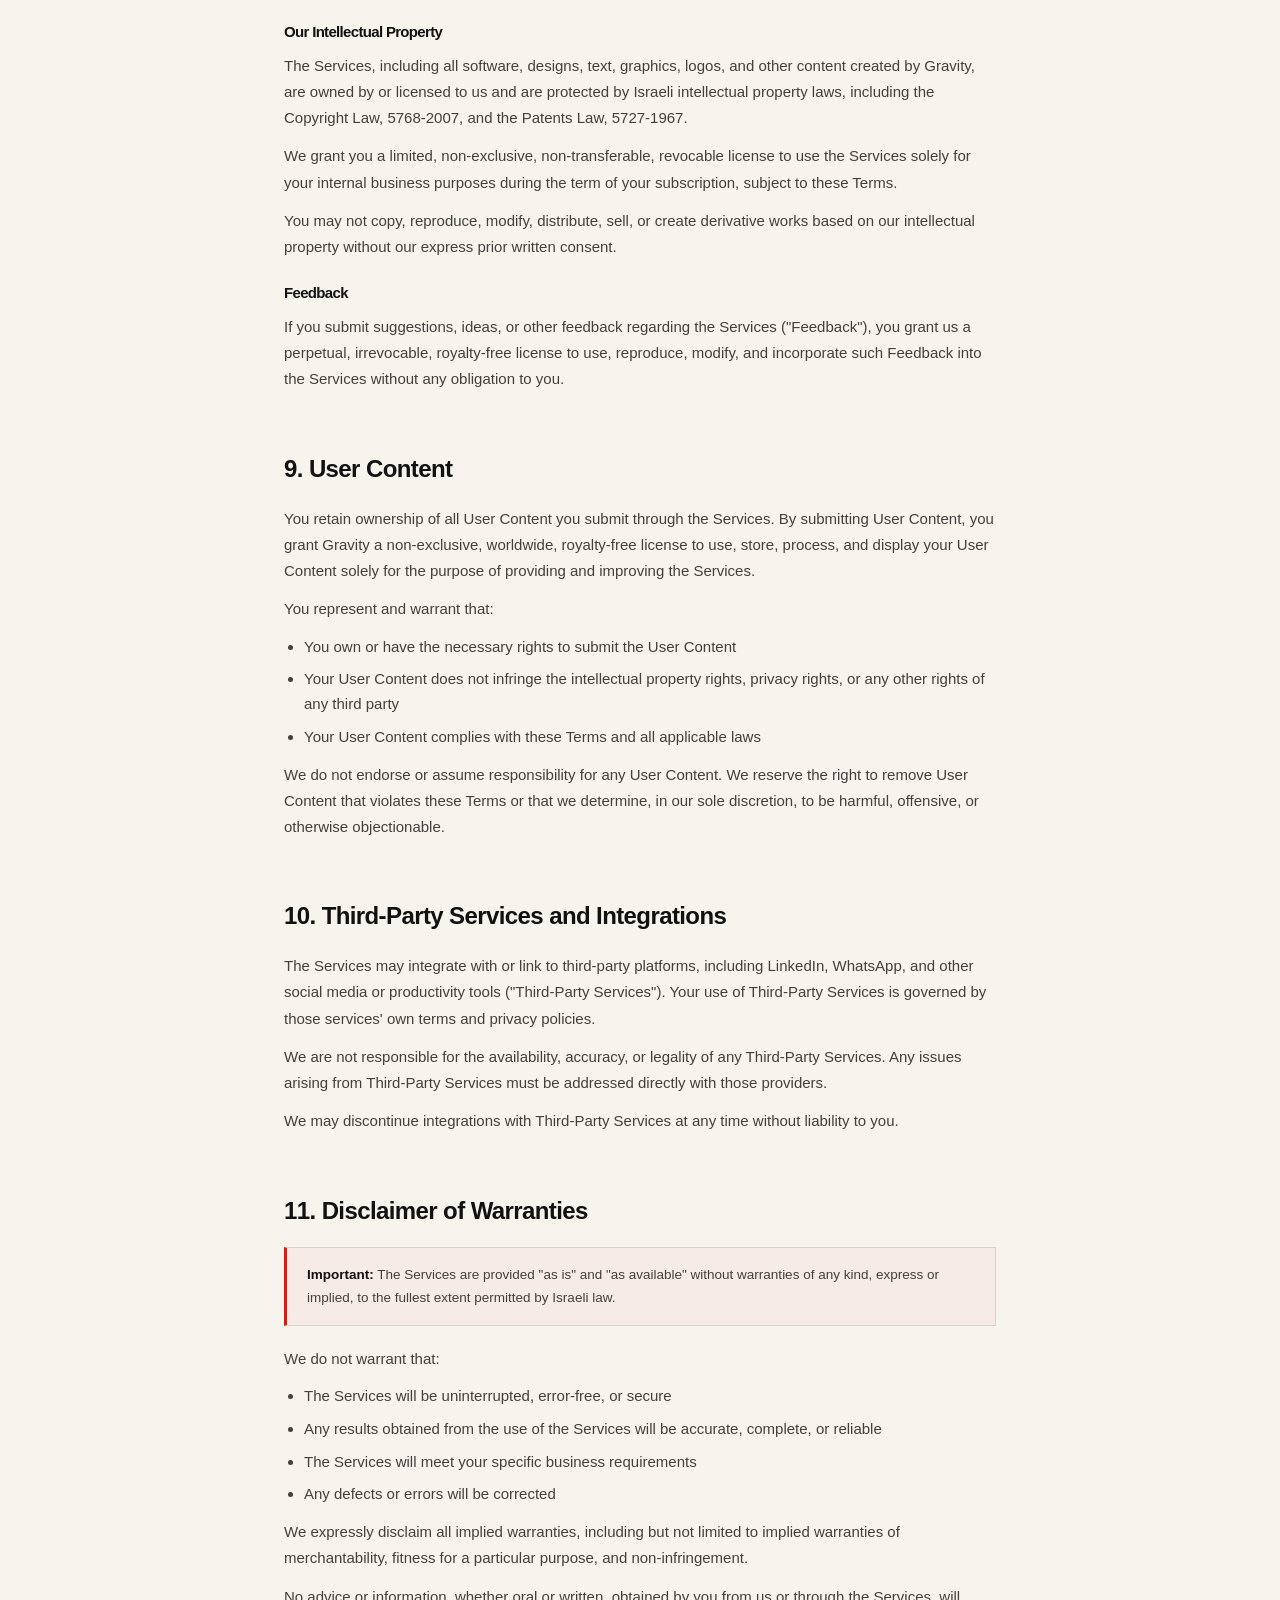
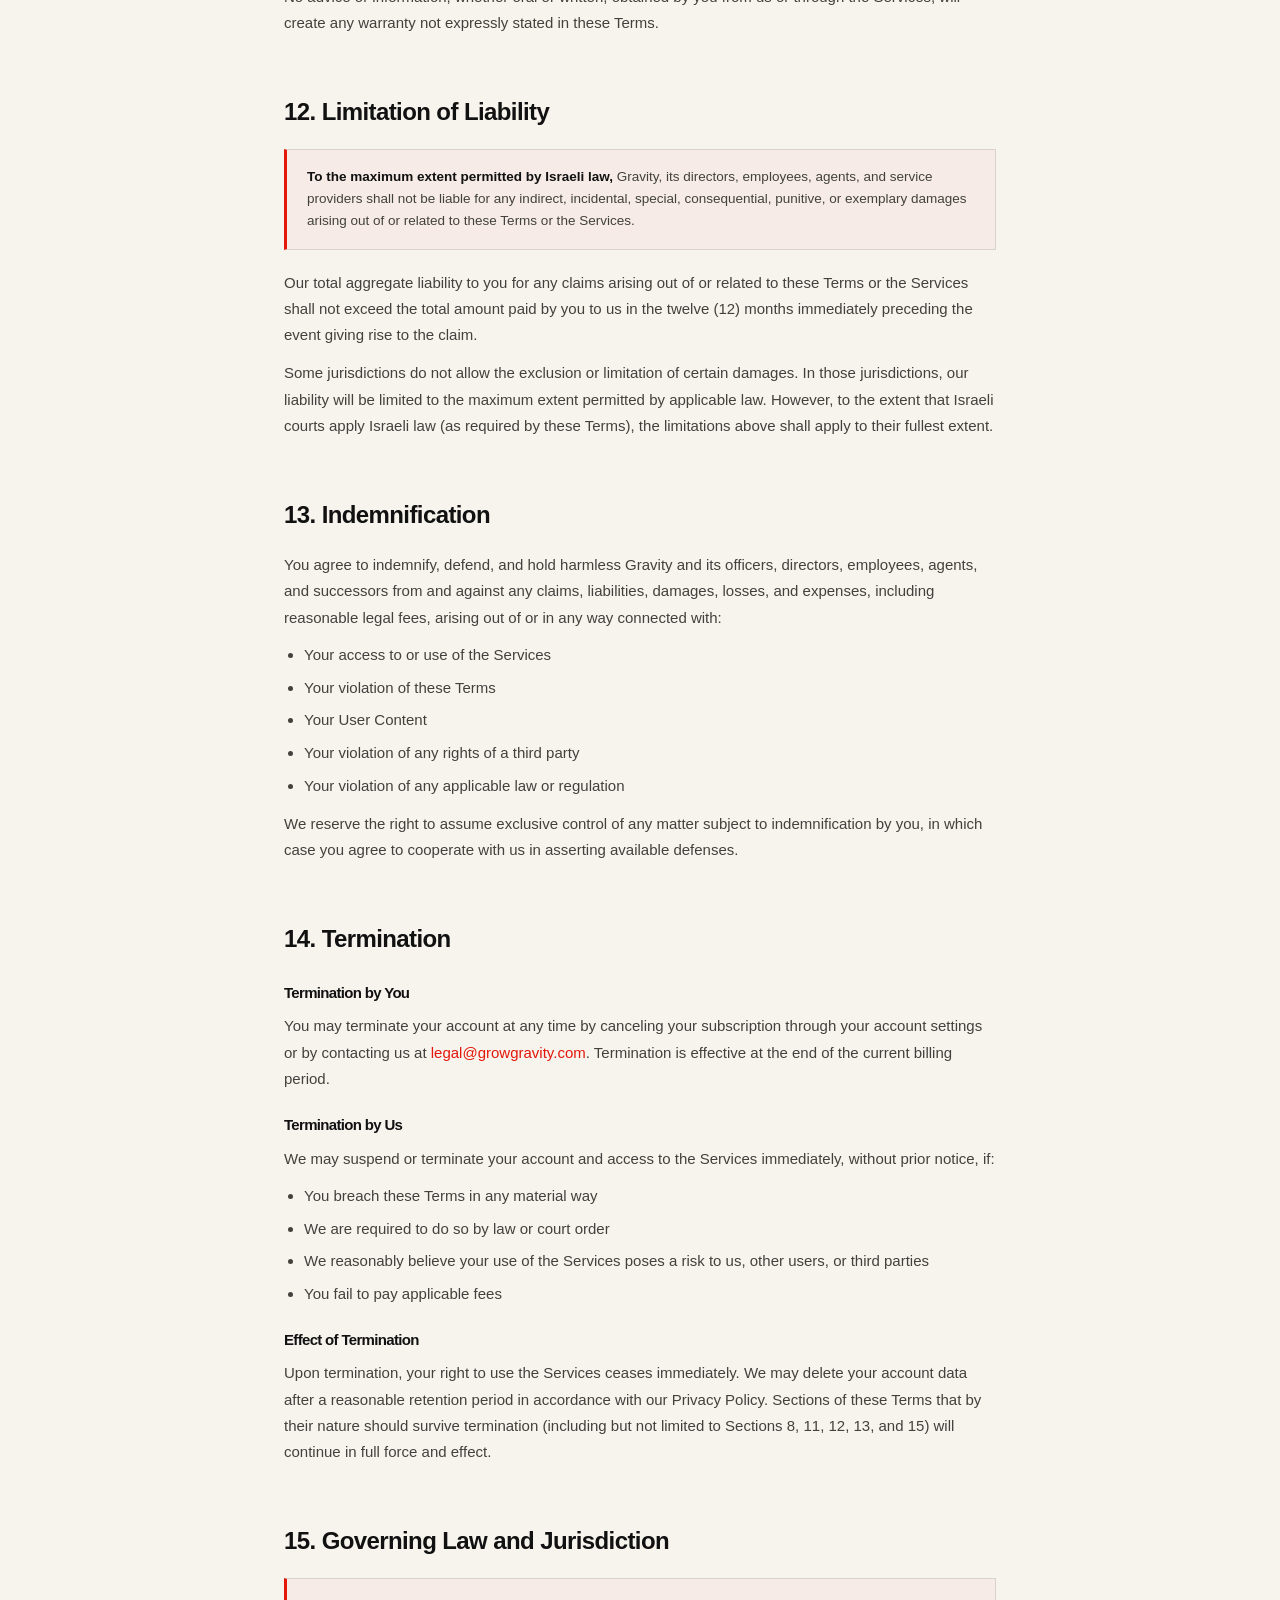
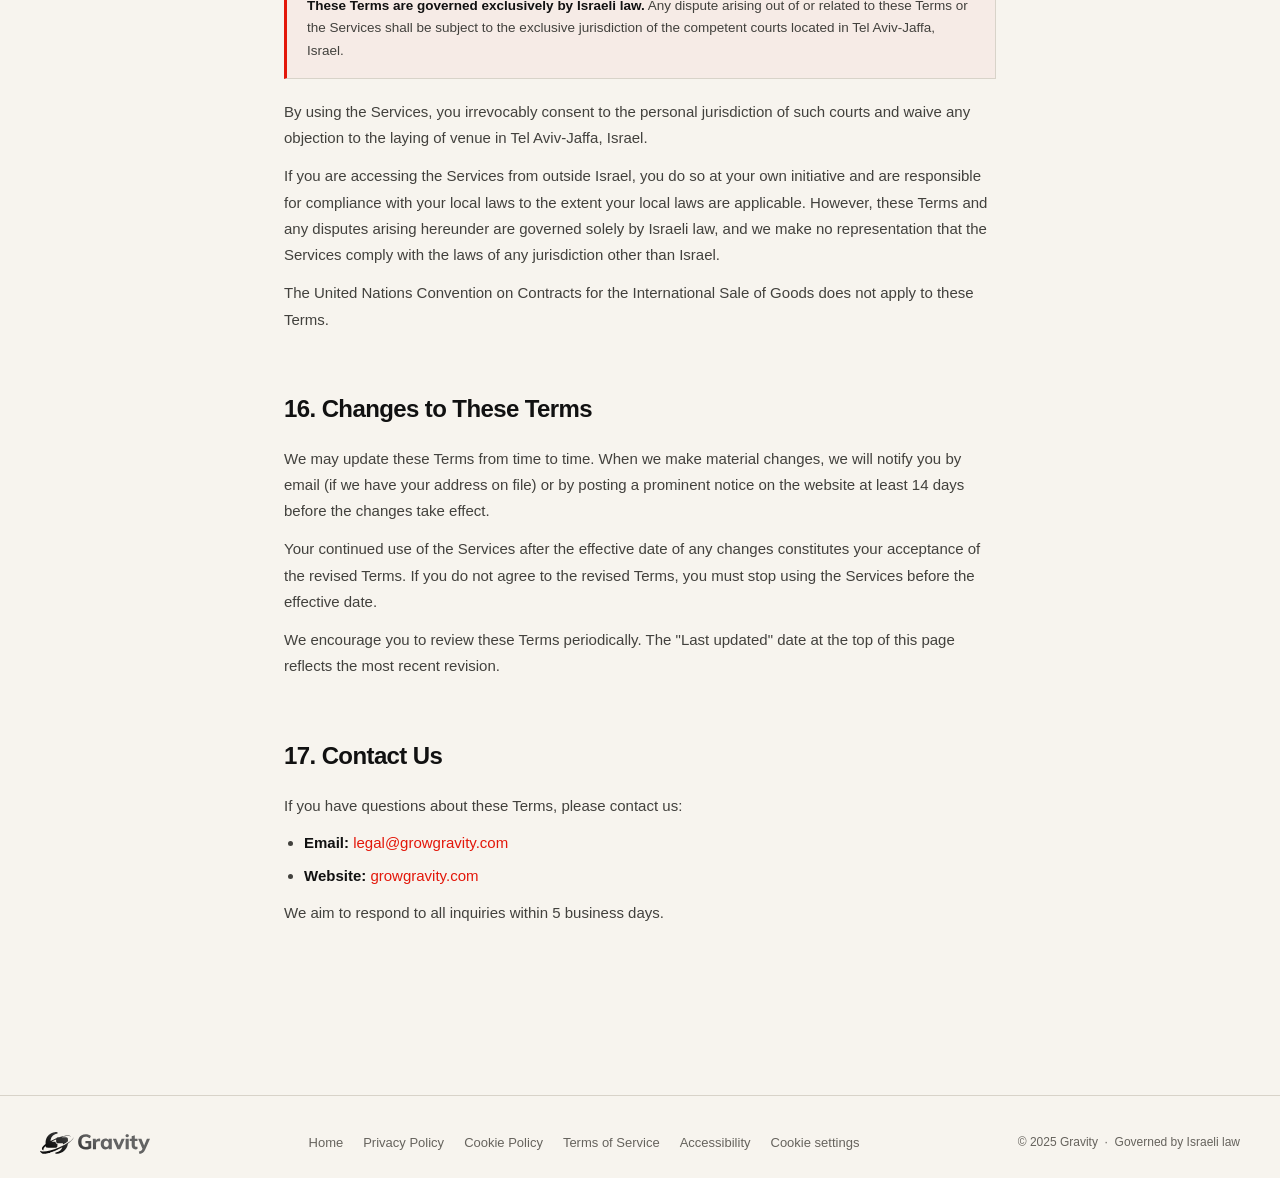
<file: terms.html>
<!DOCTYPE html>
<html lang="en">
<head>
  <meta charset="UTF-8">
  <meta name="viewport" content="width=device-width, initial-scale=1.0">
  <title>Terms of Service — Gravity</title>
  <meta name="description" content="Gravity terms of service — the rules governing your use of the Gravity platform and services under Israeli law.">
  <link rel="preconnect" href="https://fonts.googleapis.com">
  <link rel="preconnect" href="https://fonts.gstatic.com" crossorigin>
  <link rel="icon" type="image/svg+xml" href="assets/Gravity ICON - dark.svg">
  <style>
    :root {
      --bg:#F5F0ED;--bg2:#EDE6E1;--card:#FFFFFF;--border:#D8CFC9;
      --t1:#1a1410;--t2:rgba(26,20,16,.72);--t3:rgba(26,20,16,.68);
      --acc:#7A5C4A;--hdr:rgba(245,240,237,.9);--glow:rgba(122,92,74,.1);
      --shadow:0 1px 3px rgba(26,20,16,.05),0 4px 20px rgba(26,20,16,.04);
      --btn-t:#FAF7F5;
    }
    :root.dark {
      --bg:#0C0B0A;--bg2:#141210;--card:#1A1714;--border:#2C2520;
      --t1:#F5F0ED;--t2:rgba(245,240,237,.72);--t3:rgba(245,240,237,.60);
      --acc:#C9A898;--hdr:rgba(12,11,10,.9);--glow:rgba(201,168,152,.09);
      --shadow:none;--btn-t:#0C0B0A;
    }
    *,*::before,*::after{margin:0;padding:0;box-sizing:border-box}
    html{scroll-behavior:smooth}
    body{font-family:'Urbanist',sans-serif;background:var(--bg);color:var(--t1);line-height:1.7;overflow-x:hidden;transition:background .35s,color .35s}
    a{color:var(--acc);text-decoration:none}
    a:hover{text-decoration:underline}

    /* HEADER */
    .hdr{position:fixed;top:14px;left:50%;transform:translateX(-50%);z-index:1000;
      width:calc(100% - 40px);max-width:1160px;height:62px;
      display:flex;align-items:center;justify-content:space-between;padding:0 24px;
      background:var(--hdr);backdrop-filter:blur(20px);-webkit-backdrop-filter:blur(20px);
      border:1px solid var(--border);border-radius:18px;transition:background .35s,border-color .35s}
    .hdr-logo img{height:26px}
    .logo-d{display:block}.logo-l{display:none}
    :root.dark .logo-d{display:none}:root.dark .logo-l{display:block}
    .hdr-right{display:flex;align-items:center;gap:8px}
    .ico-btn{width:36px;height:36px;border-radius:50%;border:1px solid var(--border);background:var(--bg2);
      display:flex;align-items:center;justify-content:center;cursor:pointer;transition:all .25s;flex-shrink:0}
    .ico-btn:hover{border-color:var(--acc);background:var(--glow)}
    .ico-btn svg{width:16px;height:16px}
    .btn-back{display:inline-flex;align-items:center;gap:6px;padding:8px 16px;border-radius:100px;
      font-size:13px;font-weight:600;border:1px solid var(--border);color:var(--t2);
      background:transparent;cursor:pointer;transition:all .22s;text-decoration:none}
    .btn-back:hover{border-color:var(--acc);color:var(--acc);background:var(--glow);text-decoration:none}

    /* LAYOUT */
    .page{max-width:760px;margin:0 auto;padding:120px 24px 80px}

    /* HERO */
    .page-hero{margin-bottom:56px;padding-bottom:40px;border-bottom:1px solid var(--border)}
    .page-lbl{font-size:11px;font-weight:700;letter-spacing:2.5px;text-transform:uppercase;
      color:var(--acc);margin-bottom:14px}
    .page-title{font-family:'Playfair Display',serif;font-size:46px;font-weight:500;line-height:1.15;margin-bottom:16px}
    .page-meta{font-size:13.5px;color:var(--t3);display:flex;gap:24px;flex-wrap:wrap}
    .page-meta span{display:flex;align-items:center;gap:6px}
    .page-meta span::before{content:'';width:4px;height:4px;border-radius:50%;background:var(--acc);flex-shrink:0}

    /* TOC */
    .toc{background:var(--card);border:1px solid var(--border);border-radius:16px;
      padding:24px 28px;margin-bottom:48px;box-shadow:var(--shadow)}
    .toc h4{font-size:12px;font-weight:700;letter-spacing:2px;text-transform:uppercase;
      color:var(--t3);margin-bottom:14px}
    .toc ol{padding-left:18px;display:flex;flex-direction:column;gap:6px}
    .toc li a{font-size:13.5px;color:var(--t2);transition:color .2s;text-decoration:none}
    .toc li a:hover{color:var(--acc)}

    /* CONTENT */
    .section{margin-bottom:48px}
    .section h2{font-family:'Playfair Display',serif;font-size:24px;font-weight:500;
      color:var(--t1);margin-bottom:16px;padding-top:8px}
    .section h3{font-size:15px;font-weight:700;color:var(--t1);margin:20px 0 8px}
    .section p{font-size:15px;color:var(--t2);line-height:1.75;margin-bottom:12px}
    .section p:last-child{margin-bottom:0}
    .section ul,.section ol{padding-left:20px;display:flex;flex-direction:column;gap:8px;margin-bottom:12px}
    .section li{font-size:15px;color:var(--t2);line-height:1.65}
    .section li strong{color:var(--t1)}

    /* NOTICE BOX */
    .notice{background:var(--glow);border:1px solid var(--border);border-left:3px solid var(--acc);
      border-radius:0 12px 12px 0;padding:16px 20px;margin-bottom:20px}
    .notice p{font-size:13.5px;color:var(--t2);margin:0;line-height:1.65}
    .notice strong{color:var(--t1)}

    /* FOOTER */
    .footer{padding:36px 24px 24px;border-top:1px solid var(--border);margin-top:40px}
    .footer-in{max-width:760px;margin:0 auto;display:flex;justify-content:space-between;
      align-items:center;flex-wrap:wrap;gap:16px}
    .flogo img{height:22px}
    .flinks{display:flex;gap:20px;flex-wrap:wrap}
    .flinks a{font-size:13px;color:var(--t3);transition:color .25s;text-decoration:none}
    .flinks a:hover{color:var(--acc)}
    .fcopy{font-size:12px;color:var(--t3);text-align:right}

    @media(max-width:768px){
      .hdr{top:8px;width:calc(100% - 20px);padding:0 14px;height:54px;border-radius:14px}
      .page{padding:100px 20px 60px}
      .page-title{font-size:34px}
      .footer-in{flex-direction:column;align-items:flex-start}
      .fcopy{text-align:left}
    }
  </style>
  <link rel="stylesheet" href="/design-system/tokens.css">
  <link rel="stylesheet" href="/design-system/site.css">
</head>
<body>

<header class="hdr">
  <a href="index.html" class="hdr-logo">
    <img src="assets/Gravity Logo - dark.svg" alt="Gravity" class="logo-d">
    <img src="assets/Gravity Logo - lite.svg" alt="Gravity" class="logo-l">
  </a>
  <div class="hdr-right">
    <button class="ico-btn" onclick="toggleTheme()" aria-label="Toggle theme">
      <svg id="isun" viewBox="0 0 24 24" fill="none" stroke="var(--acc)" stroke-width="2" stroke-linecap="round">
        <circle cx="12" cy="12" r="4" fill="var(--acc)" stroke="none"/>
        <path d="M12 2v2M12 20v2M4.22 4.22l1.42 1.42M18.36 18.36l1.42 1.42M2 12h2M20 12h2M4.22 19.78l1.42-1.42M18.36 5.64l1.42-1.42"/>
      </svg>
      <svg id="imoon" viewBox="0 0 24 24" style="display:none">
        <path d="M21 12.79A9 9 0 1 1 11.21 3 7 7 0 0 0 21 12.79z" fill="var(--acc)"/>
      </svg>
    </button>
    <a href="index.html" class="btn-back">&#8592; Back to site</a>
  </div>
</header>

<main class="page">

  <div class="page-hero">
    <p class="page-lbl">Legal</p>
    <h1 class="page-title">Terms of Service</h1>
    <div class="page-meta">
      <span>Effective: May 1, 2025</span>
      <span>Last updated: May 4, 2026</span>
      <span>Governed by Israeli law</span>
    </div>
  </div>

  <div class="notice">
    <p><strong>Please read carefully.</strong> By accessing or using any Gravity service, you agree to be bound by these Terms of Service. If you do not agree, do not use the services.</p>
  </div>

  <nav class="toc" aria-label="Table of contents">
    <h4>Contents</h4>
    <ol>
      <li><a href="#s1">Acceptance of Terms</a></li>
      <li><a href="#s2">Definitions</a></li>
      <li><a href="#s3">Description of Services</a></li>
      <li><a href="#s4">Eligibility</a></li>
      <li><a href="#s5">Account Registration and Security</a></li>
      <li><a href="#s6">Subscription Plans and Payment</a></li>
      <li><a href="#s7">Acceptable Use</a></li>
      <li><a href="#s8">Intellectual Property</a></li>
      <li><a href="#s9">User Content</a></li>
      <li><a href="#s10">Third-Party Services and Integrations</a></li>
      <li><a href="#s11">Disclaimer of Warranties</a></li>
      <li><a href="#s12">Limitation of Liability</a></li>
      <li><a href="#s13">Indemnification</a></li>
      <li><a href="#s14">Termination</a></li>
      <li><a href="#s15">Governing Law and Jurisdiction</a></li>
      <li><a href="#s16">Changes to These Terms</a></li>
      <li><a href="#s17">Contact Us</a></li>
    </ol>
  </nav>

  <div class="section" id="s1">
    <h2>1. Acceptance of Terms</h2>
    <p>These Terms of Service ("Terms") constitute a legally binding agreement between you ("User," "you," or "your") and Gravity ("Company," "we," "us," or "our"), governing your access to and use of the Gravity platform, website at growgravity.com, and all related services (collectively, the "Services").</p>
    <p>By creating an account, clicking "I agree," or otherwise using the Services, you confirm that you have read, understood, and agree to these Terms in full. If you are using the Services on behalf of an organization, you represent that you have the authority to bind that organization to these Terms.</p>
    <p>If you do not agree to these Terms, you must immediately stop using the Services.</p>
  </div>

  <div class="section" id="s2">
    <h2>2. Definitions</h2>
    <ul>
      <li><strong>"Services"</strong> means all products, features, tools, and content provided by Gravity, including the SaaS platform, the VIP done-for-you service, and this website.</li>
      <li><strong>"Account"</strong> means the user profile and credentials you create to access the Services.</li>
      <li><strong>"Subscription"</strong> means a paid plan that grants access to specific features and capabilities of the SaaS platform.</li>
      <li><strong>"User Content"</strong> means any text, data, images, or other materials you upload, submit, or create through the Services.</li>
      <li><strong>"Seat"</strong> means a single named user license within an Agency subscription plan.</li>
    </ul>
  </div>

  <div class="section" id="s3">
    <h2>3. Description of Services</h2>
    <p>Gravity provides a founder-led growth platform and associated professional services designed to help founders and their teams build an authoritative public presence. The Services currently include:</p>
    <h3>SaaS Platform</h3>
    <ul>
      <li>Posting Knowledge Hub and content planning tools</li>
      <li>WhatsApp AI assistant for content creation</li>
      <li>LinkedIn Extension for engagement and prospecting</li>
      <li>Video Chopper for repurposing long-form content</li>
      <li>Trend Watcher for real-time topic discovery</li>
      <li>AI Image Creation for branded visuals</li>
      <li>Feed &amp; Network Builder for audience growth</li>
      <li>Company-level Research Tool (Agency plan only)</li>
    </ul>
    <h3>VIP Done-for-You Service</h3>
    <p>A bespoke, application-only managed service that includes strategic framework development, deep content asset creation, networking operations, and placement on podcasts, stages, and advisory boards. Specific deliverables and terms for VIP engagements are governed by a separate service agreement.</p>
    <p>We reserve the right to modify, suspend, or discontinue any feature or aspect of the Services at any time with reasonable notice where practicable.</p>
  </div>

  <div class="section" id="s4">
    <h2>4. Eligibility</h2>
    <p>You must be at least 18 years of age to use the Services. By using the Services, you represent and warrant that you meet this age requirement.</p>
    <p>The Services are intended for business and professional use. By registering, you confirm that you are acting in a professional or commercial capacity and not as a consumer for personal, household, or family purposes.</p>
    <p>Use of the Services is void where prohibited by applicable law. We make no representation that the Services are appropriate or available in all jurisdictions.</p>
  </div>

  <div class="section" id="s5">
    <h2>5. Account Registration and Security</h2>
    <p>To access most features of the Services, you must register for an Account. You agree to:</p>
    <ul>
      <li>Provide accurate, current, and complete information during registration</li>
      <li>Maintain and promptly update your account information</li>
      <li>Keep your password confidential and not share it with any third party</li>
      <li>Notify us immediately at <a href="mailto:legal@growgravity.com">legal@growgravity.com</a> of any unauthorized use of your account</li>
      <li>Accept responsibility for all activities that occur under your account</li>
    </ul>
    <p>We reserve the right to suspend or terminate accounts that contain false or misleading information, or that we reasonably suspect have been compromised.</p>
    <p>Each Seat on an Agency plan must be assigned to a named individual. Sharing a single Seat among multiple users is prohibited.</p>
  </div>

  <div class="section" id="s6">
    <h2>6. Subscription Plans and Payment</h2>
    <h3>Plans and Fees</h3>
    <p>Gravity offers the following SaaS subscription plans (prices subject to change with notice):</p>
    <ul>
      <li><strong>Agency Plan:</strong> $79 USD per seat per month, with a minimum of 2 seats.</li>
      <li><strong>Solo Plan:</strong> $89 USD per month for a single user.</li>
    </ul>
    <p>VIP done-for-you services are priced separately and governed by a bespoke service agreement. Contact us for details.</p>
    <h3>Billing</h3>
    <p>Subscriptions are billed on a recurring monthly basis starting from the date of activation. By providing payment information, you authorize us (or our payment processor) to charge the applicable fees automatically at each renewal period.</p>
    <h3>Cancellation</h3>
    <p>You may cancel your subscription at any time. Cancellation takes effect at the end of the current billing period. You will retain access to the Services until that date. We do not provide prorated refunds for partial months.</p>
    <h3>Refunds</h3>
    <p>All fees are non-refundable except as required by applicable Israeli law or as expressly stated in a separate written agreement. If you believe a charge was made in error, contact us within 30 days of the charge at <a href="mailto:billing@growgravity.com">billing@growgravity.com</a>.</p>
    <h3>Price Changes</h3>
    <p>We may change subscription fees at any time. We will provide at least 30 days' notice before any price increase takes effect for existing subscribers. Continued use of the Services after the effective date constitutes acceptance of the new pricing.</p>
    <h3>Taxes</h3>
    <p>All fees are exclusive of taxes, levies, or duties imposed by applicable law. You are responsible for paying any such taxes. Where required by Israeli law, VAT will be added to your invoice.</p>
  </div>

  <div class="section" id="s7">
    <h2>7. Acceptable Use</h2>
    <p>You agree to use the Services only for lawful purposes and in accordance with these Terms. You must not:</p>
    <ul>
      <li>Violate any applicable Israeli or international law or regulation</li>
      <li>Use the Services to generate, distribute, or promote spam, misinformation, or harmful content</li>
      <li>Impersonate any person or entity or misrepresent your affiliation with any person or entity</li>
      <li>Reverse engineer, decompile, or attempt to extract the source code of the platform</li>
      <li>Use automated scraping, bots, or crawlers to extract data from the Services without our express written permission</li>
      <li>Attempt to gain unauthorized access to any portion of the Services or its related systems</li>
      <li>Interfere with or disrupt the integrity or performance of the Services</li>
      <li>Use the Services to harass, abuse, or harm another person</li>
      <li>Resell or sublicense access to the Services without our prior written consent</li>
      <li>Use the Services in any manner that could bring the Company into disrepute</li>
    </ul>
    <p>We reserve the right to investigate potential violations and, at our sole discretion, suspend or terminate access to the Services for any user found to be in violation of this section.</p>
  </div>

  <div class="section" id="s8">
    <h2>8. Intellectual Property</h2>
    <h3>Our Intellectual Property</h3>
    <p>The Services, including all software, designs, text, graphics, logos, and other content created by Gravity, are owned by or licensed to us and are protected by Israeli intellectual property laws, including the Copyright Law, 5768-2007, and the Patents Law, 5727-1967.</p>
    <p>We grant you a limited, non-exclusive, non-transferable, revocable license to use the Services solely for your internal business purposes during the term of your subscription, subject to these Terms.</p>
    <p>You may not copy, reproduce, modify, distribute, sell, or create derivative works based on our intellectual property without our express prior written consent.</p>
    <h3>Feedback</h3>
    <p>If you submit suggestions, ideas, or other feedback regarding the Services ("Feedback"), you grant us a perpetual, irrevocable, royalty-free license to use, reproduce, modify, and incorporate such Feedback into the Services without any obligation to you.</p>
  </div>

  <div class="section" id="s9">
    <h2>9. User Content</h2>
    <p>You retain ownership of all User Content you submit through the Services. By submitting User Content, you grant Gravity a non-exclusive, worldwide, royalty-free license to use, store, process, and display your User Content solely for the purpose of providing and improving the Services.</p>
    <p>You represent and warrant that:</p>
    <ul>
      <li>You own or have the necessary rights to submit the User Content</li>
      <li>Your User Content does not infringe the intellectual property rights, privacy rights, or any other rights of any third party</li>
      <li>Your User Content complies with these Terms and all applicable laws</li>
    </ul>
    <p>We do not endorse or assume responsibility for any User Content. We reserve the right to remove User Content that violates these Terms or that we determine, in our sole discretion, to be harmful, offensive, or otherwise objectionable.</p>
  </div>

  <div class="section" id="s10">
    <h2>10. Third-Party Services and Integrations</h2>
    <p>The Services may integrate with or link to third-party platforms, including LinkedIn, WhatsApp, and other social media or productivity tools ("Third-Party Services"). Your use of Third-Party Services is governed by those services' own terms and privacy policies.</p>
    <p>We are not responsible for the availability, accuracy, or legality of any Third-Party Services. Any issues arising from Third-Party Services must be addressed directly with those providers.</p>
    <p>We may discontinue integrations with Third-Party Services at any time without liability to you.</p>
  </div>

  <div class="section" id="s11">
    <h2>11. Disclaimer of Warranties</h2>
    <div class="notice">
      <p><strong>Important:</strong> The Services are provided "as is" and "as available" without warranties of any kind, express or implied, to the fullest extent permitted by Israeli law.</p>
    </div>
    <p>We do not warrant that:</p>
    <ul>
      <li>The Services will be uninterrupted, error-free, or secure</li>
      <li>Any results obtained from the use of the Services will be accurate, complete, or reliable</li>
      <li>The Services will meet your specific business requirements</li>
      <li>Any defects or errors will be corrected</li>
    </ul>
    <p>We expressly disclaim all implied warranties, including but not limited to implied warranties of merchantability, fitness for a particular purpose, and non-infringement.</p>
    <p>No advice or information, whether oral or written, obtained by you from us or through the Services, will create any warranty not expressly stated in these Terms.</p>
  </div>

  <div class="section" id="s12">
    <h2>12. Limitation of Liability</h2>
    <div class="notice">
      <p><strong>To the maximum extent permitted by Israeli law,</strong> Gravity, its directors, employees, agents, and service providers shall not be liable for any indirect, incidental, special, consequential, punitive, or exemplary damages arising out of or related to these Terms or the Services.</p>
    </div>
    <p>Our total aggregate liability to you for any claims arising out of or related to these Terms or the Services shall not exceed the total amount paid by you to us in the twelve (12) months immediately preceding the event giving rise to the claim.</p>
    <p>Some jurisdictions do not allow the exclusion or limitation of certain damages. In those jurisdictions, our liability will be limited to the maximum extent permitted by applicable law. However, to the extent that Israeli courts apply Israeli law (as required by these Terms), the limitations above shall apply to their fullest extent.</p>
  </div>

  <div class="section" id="s13">
    <h2>13. Indemnification</h2>
    <p>You agree to indemnify, defend, and hold harmless Gravity and its officers, directors, employees, agents, and successors from and against any claims, liabilities, damages, losses, and expenses, including reasonable legal fees, arising out of or in any way connected with:</p>
    <ul>
      <li>Your access to or use of the Services</li>
      <li>Your violation of these Terms</li>
      <li>Your User Content</li>
      <li>Your violation of any rights of a third party</li>
      <li>Your violation of any applicable law or regulation</li>
    </ul>
    <p>We reserve the right to assume exclusive control of any matter subject to indemnification by you, in which case you agree to cooperate with us in asserting available defenses.</p>
  </div>

  <div class="section" id="s14">
    <h2>14. Termination</h2>
    <h3>Termination by You</h3>
    <p>You may terminate your account at any time by canceling your subscription through your account settings or by contacting us at <a href="mailto:legal@growgravity.com">legal@growgravity.com</a>. Termination is effective at the end of the current billing period.</p>
    <h3>Termination by Us</h3>
    <p>We may suspend or terminate your account and access to the Services immediately, without prior notice, if:</p>
    <ul>
      <li>You breach these Terms in any material way</li>
      <li>We are required to do so by law or court order</li>
      <li>We reasonably believe your use of the Services poses a risk to us, other users, or third parties</li>
      <li>You fail to pay applicable fees</li>
    </ul>
    <h3>Effect of Termination</h3>
    <p>Upon termination, your right to use the Services ceases immediately. We may delete your account data after a reasonable retention period in accordance with our Privacy Policy. Sections of these Terms that by their nature should survive termination (including but not limited to Sections 8, 11, 12, 13, and 15) will continue in full force and effect.</p>
  </div>

  <div class="section" id="s15">
    <h2>15. Governing Law and Jurisdiction</h2>
    <div class="notice">
      <p><strong>These Terms are governed exclusively by Israeli law.</strong> Any dispute arising out of or related to these Terms or the Services shall be subject to the exclusive jurisdiction of the competent courts located in Tel Aviv-Jaffa, Israel.</p>
    </div>
    <p>By using the Services, you irrevocably consent to the personal jurisdiction of such courts and waive any objection to the laying of venue in Tel Aviv-Jaffa, Israel.</p>
    <p>If you are accessing the Services from outside Israel, you do so at your own initiative and are responsible for compliance with your local laws to the extent your local laws are applicable. However, these Terms and any disputes arising hereunder are governed solely by Israeli law, and we make no representation that the Services comply with the laws of any jurisdiction other than Israel.</p>
    <p>The United Nations Convention on Contracts for the International Sale of Goods does not apply to these Terms.</p>
  </div>

  <div class="section" id="s16">
    <h2>16. Changes to These Terms</h2>
    <p>We may update these Terms from time to time. When we make material changes, we will notify you by email (if we have your address on file) or by posting a prominent notice on the website at least 14 days before the changes take effect.</p>
    <p>Your continued use of the Services after the effective date of any changes constitutes your acceptance of the revised Terms. If you do not agree to the revised Terms, you must stop using the Services before the effective date.</p>
    <p>We encourage you to review these Terms periodically. The "Last updated" date at the top of this page reflects the most recent revision.</p>
  </div>

  <div class="section" id="s17">
    <h2>17. Contact Us</h2>
    <p>If you have questions about these Terms, please contact us:</p>
    <ul>
      <li><strong>Email:</strong> <a href="mailto:legal@growgravity.com">legal@growgravity.com</a></li>
      <li><strong>Website:</strong> <a href="https://growgravity.com">growgravity.com</a></li>
    </ul>
    <p>We aim to respond to all inquiries within 5 business days.</p>
  </div>

</main>

<footer class="footer">
  <div class="footer-in">
    <a href="index.html" class="flogo">
      <img src="assets/Gravity Logo - dark.svg" alt="Gravity" class="logo-d">
      <img src="assets/Gravity Logo - lite.svg" alt="Gravity" class="logo-l">
    </a>
    <div class="flinks">
      <a href="index.html">Home</a>
      <a href="privacy.html">Privacy Policy</a>
      <a href="cookie-policy.html">Cookie Policy</a>
      <a href="terms.html">Terms of Service</a>
      <a href="accessibility.html">Accessibility</a>
      <a href="#" onclick="if(window.gravityConsent){window.gravityConsent.open();}return false;">Cookie settings</a>
    </div>
    <p class="fcopy">&copy; 2025 Gravity &nbsp;&middot;&nbsp; Governed by Israeli law</p>
  </div>
</footer>

<script>
  (function(){
    const saved = localStorage.getItem('theme');
    const prefersDark = window.matchMedia('(prefers-color-scheme: dark)').matches;
    if(saved === 'dark' || (!saved && prefersDark)) {
      document.documentElement.classList.add('dark');
    }
  })();

  function toggleTheme() {
    const isDark = document.documentElement.classList.toggle('dark');
    localStorage.setItem('theme', isDark ? 'dark' : 'light');
    document.getElementById('isun').style.display = isDark ? 'none' : '';
    document.getElementById('imoon').style.display = isDark ? '' : 'none';
  }

  (function(){
    const isDark = document.documentElement.classList.contains('dark');
    document.getElementById('isun').style.display = isDark ? 'none' : '';
    document.getElementById('imoon').style.display = isDark ? '' : 'none';
  })();
</script>

<script src="/compliance.js" defer></script>
</body>
</html>
</file>
<file: design-system/tokens.css>
/* Gravity / Book-to-web foundations. Semantic tokens are shared across every page. */
:root {
 --gravity-paper:#F7F4EE; --gravity-ink:#111111; --gravity-red:#E3170A; --gravity-rule:#D8D3C9;
 --font-body:'Inter',Arial,sans-serif; --font-display:'Inter',Arial,sans-serif;
 --space-1:4px; --space-2:8px; --space-3:12px; --space-4:16px; --space-6:24px; --space-8:32px; --space-12:48px; --space-16:64px; --space-24:96px;
 --content-width:1200px; --radius-control:4px; --motion-fast:180ms; --motion-ease:cubic-bezier(.2,.7,.2,1);
 --bg:var(--gravity-paper); --bg2:#EFEBE3; --card:#FFFDF9; --border:var(--gravity-rule);
 --t1:var(--gravity-ink); --t2:#42413D; --t3:#66635D; --acc:var(--gravity-red); --acc2:#BE170C; --acc3:#B0160A;
 --hdr:rgba(247,244,238,.96); --glow:rgba(227,23,10,.035); --glow2:rgba(227,23,10,.08);
 --shadow:none; --btn-t:#FFFFFF; --svg-f:var(--gravity-ink); --action:var(--gravity-ink); --action-text:var(--gravity-paper);
}
:root.dark {
 --bg:#111111; --bg2:#191918; --card:#1D1D1B; --border:#46443F; --t1:#F7F4EE; --t2:#D5D1C9; --t3:#B1ADA5;
 --acc:#FF6357; --acc2:#FF8177; --acc3:#FF8177; --hdr:rgba(17,17,17,.96); --glow:rgba(255,99,87,.05); --glow2:rgba(255,99,87,.1);
 --shadow:none; --btn-t:#111111; --svg-f:#F7F4EE; --action:#F7F4EE; --action-text:#111111;
}
html[lang="he"] {--font-body:'Heebo',Arial,sans-serif; --font-display:'Heebo',Arial,sans-serif}
</file>
<file: design-system/site.css>
/* Existing page structures consume the shared foundations; no build framework required. */
body,button,input,select,textarea{font-family:var(--font-body)}
h1,h2,h3,h4,.sec-h,.page-title,.hero h1,.fcta h2,.nl-bar h2,.oc h4,.ec h3,.section h2{font-family:var(--font-display);font-weight:700;letter-spacing:-.045em}
em,.hero h1 em,.sec-h em,.fcta h2 em,.nl-bar h2 em{font-style:normal}
body{background:var(--bg);color:var(--t1)}
::selection{background:var(--gravity-red);color:#fff}
:focus-visible{outline:2px solid var(--acc);outline-offset:5px}
.hdr{top:0;width:100%;max-width:none;height:82px;border:0;border-bottom:1px solid var(--border);border-radius:0;padding:0 max(24px,calc((100vw - var(--content-width))/2));backdrop-filter:blur(16px)}
.hdr-logo img,.flogo img{filter:grayscale(1)}
.hdr-nav{gap:28px}.hdr-nav a{font-size:12px;font-weight:600}
.btn,.btn-back,.nl-submit,.wsubmit{border-radius:var(--radius-control);font-family:var(--font-body);font-size:13px;font-weight:600;min-height:44px;transition:background var(--motion-fast),color var(--motion-fast),border-color var(--motion-fast)}
.btn-primary,.nl-submit,.wsubmit{background:var(--action);color:var(--action-text)}
.btn-primary:hover,.nl-submit:hover,.wsubmit:hover{background:var(--acc);color:var(--btn-t);transform:none}
.btn-ghost,.btn-outline{border:1px solid var(--border);color:var(--t1);background:transparent}
.btn-outline:hover{background:var(--action);color:var(--action-text)}
.ico-btn,.lang-switch,.lang-opt,.tcard-li{border-radius:var(--radius-control);background:transparent}
.lang-opt.active{background:var(--action);color:var(--action-text)}
.lbl,.eyebrow,.page-lbl{font-family:var(--font-body);font-size:10px;font-weight:700;letter-spacing:.16em;color:var(--acc)}
.eyebrow{padding:0;border:0;background:none;border-radius:0}.dot{width:7px;height:7px;animation:none}
.sec-h{font-size:clamp(32px,4vw,52px);line-height:1.12}
.layer,.oc,.qc,.ec,.tcard,.estep,.faq-item,.booking-wrap,.nl-embed,.notice,.toc{border-radius:0;box-shadow:none}
.layer:hover,.oc:hover,.ec:hover,.tcard:hover{transform:none}
.chip,.aih-pill{border-radius:2px;background:transparent}
.layer .accent,.layer-n,.who .who-sub,.expect-note,.hero-trust,.fcta .fcta-you{font-family:var(--font-body);font-style:normal}
.method-in,.outcomes-in,.expect-in,.footer-in{max-width:var(--content-width)}
.method,.outcomes,.aih,.expect{background:var(--bg);padding-block:var(--space-24)}
.ec.feat{background:var(--card);border-top:3px solid var(--acc)}
.layer-n{font-size:11px}.layer h3{font-size:25px;letter-spacing:-.04em}.layer p{font-size:14px}
.oc{background:transparent;border:0;border-top:1px solid var(--border);padding:28px 0}.oc h4{font-size:26px;font-weight:700}
.ogrid{gap:36px 48px;counter-reset:outcomes}.oc::before{counter-increment:outcomes;content:'0' counter(outcomes);display:block;font-size:10px;letter-spacing:.12em;color:var(--acc);margin-bottom:24px}
.ec-ico{width:70px;height:70px;border:0;border-radius:0;background:transparent}.ec-ico svg{width:100%;height:100%}
.tcard{text-align:start;display:grid;grid-template-columns:120px 1fr;column-gap:28px;padding:32px}.tav{grid-row:1/6;width:120px;height:150px;margin:0;border-radius:0;border:0}.tav img{filter:grayscale(1)}.tcard-li{justify-self:start;margin-top:20px}.tcard .bio{font-size:14px}
.faq-item{border:0;border-top:1px solid var(--border);background:transparent;margin:0}.faq-item:last-child{border-bottom:1px solid var(--border)}
.faq-item summary{padding:24px 0}.faq-item p{padding:0 0 24px}.faq-item[open]{border-color:var(--border)}
.fcta::before,.hero::before{display:none}.fcta{border-top:1px solid var(--border)}.fcta h2{font-size:clamp(34px,4.5vw,60px);font-weight:700}.fcta .fcta-you{font-size:60px;font-weight:800;letter-spacing:-.05em}
.nl-bar{background:var(--bg2)}.nl-bar h2{font-weight:700}.footer{background:var(--bg)}
.ring-p{background:none}.ring-g{background:var(--gravity-red);border:0;animation:none}.ring-g span{font-family:var(--font-body);font-style:normal;font-size:14px;color:#fff;font-weight:700}.orbit .od{background:var(--t1);box-shadow:none}.ring-a>.ring-tag{color:var(--t2)}
.ring-tag{background:var(--bg)}.orbit-a,.orbit-p{animation-duration:65s}
/* Homepage: a quiet editorial opening, with an explanatory field rather than decoration. */
.gravity-home .hero{min-height:0;padding:160px 32px 72px;display:block;text-align:start;border-bottom:1px solid var(--border)}
.gravity-home .hero-in{max-width:var(--content-width);margin:auto;display:grid;grid-template-columns:minmax(0,1.15fr) minmax(0,.85fr);gap:64px;align-items:start}
.gravity-home .hero-copy{min-width:0}.gravity-home .hero .eyebrow{margin-bottom:30px}
.gravity-home .hero h1{font-size:clamp(44px,4.6vw,68px);font-weight:800;line-height:1.04;letter-spacing:-.055em;margin-bottom:28px;text-wrap:balance;max-width:680px}
.gravity-home .hero-sub{margin:0 0 22px;max-width:540px;font-size:17px;line-height:1.65;font-weight:400}.gravity-home .hero-body{margin:0 0 28px;max-width:540px;font-size:14px;line-height:1.8}
.gravity-home .hero-cta{justify-content:flex-start}.gravity-home .hero-cta .btn{padding:14px 20px;font-size:12px}.gravity-home .hero-note{font-size:11px;max-width:530px}
.gravity-home .hero-trust{border-top:1px solid var(--border);padding-top:18px;margin-top:24px;font-size:12px;max-width:540px}
.gravity-field{margin:34px 0 0;min-width:0}.gravity-field svg{width:100%;display:block;overflow:visible}.field-rule{stroke:var(--border)}.field-dot{fill:var(--t1)}.field-focus{fill:var(--gravity-red)}.field-type{fill:var(--t2);font-family:var(--font-body);font-size:12px}.field-caption{display:flex;justify-content:space-between;gap:16px;border-top:1px solid var(--border);padding-top:16px;font-size:10px;color:var(--t3);letter-spacing:.05em}.field-caption strong{color:var(--t1);font-weight:500}
.gravity-home .stmt{max-width:var(--content-width);text-align:start;padding:96px 32px;display:grid;grid-template-columns:1fr 1fr;gap:16px 64px}.gravity-home .stmt .lbl{grid-column:1/-1;text-align:start!important}.gravity-home .stmt h2{grid-row:2/5;margin:0;font-size:clamp(30px,3.3vw,44px)}.gravity-home .stmt p{font-size:15px;line-height:1.8;margin:0;max-width:none}.gravity-home .stmt .lbl{font-size:10px}
.gravity-home .method-hdr,.gravity-home .outcomes-hdr,.gravity-home .engage-hdr,.gravity-home .thdr,.gravity-home .expect-hdr{max-width:none;text-align:start;margin:0 0 48px}.gravity-home .method-hdr p,.gravity-home .outcomes-hdr p,.gravity-home .engage-hdr p,.gravity-home .thdr p,.gravity-home .expect-hdr p{max-width:590px;margin-inline:0; font-size:15px}
.gravity-home .layers{gap:0;margin-top:48px}.gravity-home .layer{padding:32px;border-inline-end:0;background:transparent}.gravity-home .layer:last-child{border-inline-end:1px solid var(--border)}
.gravity-home .engage,.gravity-home .team{max-width:calc(var(--content-width) + 64px);padding-inline:32px}.gravity-home .team{border-top:1px solid var(--border)}
.gravity-home .method-note{font-size:13px;max-width:680px}.gravity-home .circles{width:min(380px,78vw);margin-block:32px}.gravity-home .ring-g{width:15%;height:15%}.gravity-home .ring-g span{font-size:0}.gravity-home .ring-p{width:66%;height:66%}.gravity-home .ring-a{width:100%;height:100%}
.gravity-home .method-title-code{font-size:11px;letter-spacing:.1em;color:var(--t3);text-align:center;margin:32px 0 0}
.gravity-home .why{background:var(--action);color:var(--action-text);border:0}.gravity-home .why .why-lines,.gravity-home .why .why-creed{color:var(--action-text);opacity:.8}.gravity-home .why em,.gravity-home .why .lbl{color:#FF6357}.gravity-home .why .sec-h{color:var(--action-text)}
.page-title{font-size:clamp(32px,5vw,52px)}.page{padding-top:140px}.section h2{font-weight:700;letter-spacing:-.025em}
.whero h1,.wsec h2,.wsec h3,.wthanks h1{font-family:var(--font-display)!important;font-weight:800!important;letter-spacing:-.035em}.wform-wrap,.wfield input,.wfield select,.wfaq-item,.wcard,.wwho-col,.wrow,.whost,.wsubmit{border-radius:var(--radius-control)!important;box-shadow:none!important}.whero::before{display:none}
@media(max-width:1100px){.hdr-nav{gap:16px}.hdr{padding-inline:24px}.gravity-home .hero-in{gap:32px}.gravity-home .layers{grid-template-columns:repeat(3,1fr);max-width:none}.layer h3{font-size:21px}.gravity-home .layer{padding:24px}.tcard{grid-template-columns:90px 1fr;gap:20px}.tav{width:90px;height:120px}}
@media(max-width:850px){.hdr-nav{display:none}.hamburger{display:flex}.hdr-actions .btn-primary,.hdr-actions .theme-btn{display:none}.hdr{height:68px}.gravity-home .hero{padding:116px 24px 48px}.gravity-home .hero-in{grid-template-columns:1fr;gap:32px}.gravity-home .hero h1{font-size:clamp(42px,7.5vw,64px);max-width:680px}.gravity-field{width:min(460px,100%);margin:0 auto}.gravity-home .stmt{grid-template-columns:1fr;padding:64px 24px;gap:20px}.gravity-home .stmt h2{grid-row:auto;margin-bottom:12px}.gravity-home .layers{grid-template-columns:1fr}.gravity-home .layer{border-inline-end:1px solid var(--border);border-bottom:0}.gravity-home .layer:last-child{border-bottom:1px solid var(--border)}.gravity-home .engage,.gravity-home .team{padding-inline:24px}.method,.outcomes,.aih,.expect,.engage,.team,.who,.why,.faq{padding-block:64px}.egrid,.esteps{max-width:none}.mob-menu{z-index:1100;padding-top:88px}.mob-close{top:24px}.tcard{padding:24px;grid-template-columns:100px 1fr}.tav{width:100px;height:130px}}
@media(max-width:520px){.hdr{padding-inline:20px}.hdr-logo img{height:22px}.gravity-home .hero h1{font-size:42px}.gravity-home .hero-sub{font-size:16px}.gravity-home .hero-body{font-size:14px}.tcard{grid-template-columns:1fr}.tav{grid-row:auto;width:100px;height:120px;margin-bottom:4px}.ogrid{gap:12px}.gravity-home .hero-cta .btn{padding-inline:15px}.gravity-home .method-hdr .sec-h{font-size:34px}.flinks{gap:28px}.fcta{padding-block:72px}.gravity-home .hero-trust{font-size:11px}}
@media(prefers-reduced-motion:reduce){html{scroll-behavior:auto}*,*::before,*::after{animation:none!important;transition:none!important}.fade{opacity:1;transform:none}}

/* Keep content readable without waiting for scroll animations. */
.gravity-home .fade{opacity:1;transform:none}
.method-figure{width:min(410px,84vw);margin:24px auto}.method-figure svg{width:100%;height:auto;display:block}
section[id]{scroll-margin-top:100px}
.nl-input,.mob-theme,.wfield input,.wfield select,.wstmt .wstmt-body{font-family:var(--font-body)}
/* Phone tap targets: menu button, language switch and footer links reach ~44px (WCAG 2.5.5 / Apple HIG). */
@media(max-width:850px){.hamburger{min-width:44px;min-height:44px;align-items:center;justify-content:center;padding:10px}.lang-opt{min-width:36px;min-height:36px;display:inline-flex;align-items:center;justify-content:center}.fcol ul{gap:2px}.fcol a{display:inline-flex;align-items:center;min-height:40px}.fcopy{line-height:2.6}.fcopy-link{display:inline-block;padding:6px 0}}
</file>
<file: design-system/specimen.css>
*{box-sizing:border-box}body{margin:0;line-height:1.7}a{color:inherit;text-decoration:none}button{cursor:pointer}h1,h2,h3,p{margin:0}h2{font-size:clamp(28px,3.5vw,44px);line-height:1.2}h3{font-size:18px}code{font-size:12px;overflow-wrap:anywhere}p{color:var(--t2)}.specimen .btn[disabled]{opacity:.35;cursor:not-allowed}.ds-header{height:88px;border-bottom:1px solid var(--border);display:flex;align-items:center;gap:16px;padding:0 max(24px,calc((100vw - 1200px)/2))}.ds-wordmark{font-size:24px;font-weight:900;letter-spacing:-.05em;display:flex;align-items:center;gap:6px}.ds-wordmark span{height:7px;width:7px;background:var(--gravity-red);border-radius:50%;margin-top:13px}.ds-version{font-size:10px;letter-spacing:.12em;margin-inline-end:auto;color:var(--t3)}main{max-width:1264px;margin:auto;padding-inline:32px}.ds-intro{padding:96px 0 64px}.ds-intro h1{font-size:clamp(42px,6vw,80px);line-height:1.03;letter-spacing:-.06em;font-weight:800;margin:28px 0}.ds-intro h1 span{color:var(--gravity-red)}.ds-intro>p:not(.lbl){max-width:580px;font-size:18px}.ds-nav{display:flex;gap:28px;flex-wrap:wrap;margin-top:48px;font-size:11px;font-weight:600}.ds-nav a:hover{color:var(--acc)}.ds-section{padding:64px 0 80px;border-top:1px solid var(--border);scroll-margin-top:24px}.ds-heading{margin-bottom:40px}.ds-heading .lbl{margin-bottom:14px}.swatches{display:grid;grid-template-columns:repeat(4,1fr);gap:24px}.swatch{height:160px;border:1px solid var(--border);margin-bottom:20px}.swatches p{font-size:13px;margin-top:12px}.swatches code{color:var(--t3)}.ds-notes{display:grid;grid-template-columns:1fr 1fr;gap:32px;margin-top:40px;font-size:14px}.ds-notes strong{display:block;color:var(--t1);margin-bottom:8px}.type-row{display:grid;grid-template-columns:260px 1fr;gap:32px;align-items:center;border-top:1px solid var(--border);padding:32px 0}.type-row code{color:var(--t3)}.type-display{font-size:clamp(32px,4vw,56px);line-height:1.04;font-weight:800;letter-spacing:-.055em}.type-section{font-size:36px;font-weight:700;letter-spacing:-.045em}.type-row>p{max-width:680px;font-size:16px}.type-he{font-family:'Heebo',Arial;font-size:44px;line-height:1.3;font-weight:800}.type-he p{font-size:17px;font-weight:400;margin-top:16px}.component-grid{display:grid;grid-template-columns:1fr 1fr;gap:24px}.demo{border:1px solid var(--border);padding:32px}.demo>p:last-child{font-size:13px;margin-top:28px}.demo-actions{display:flex;align-items:center;flex-wrap:wrap;gap:12px}.demo .lbl{margin-bottom:28px}.btn{display:inline-flex;align-items:center;justify-content:center;gap:8px;padding:12px 18px;border:1px solid transparent;text-decoration:none;line-height:1.4}.btn-ghost{border-color:var(--border)}.chip{font-size:12px;padding:6px 10px;border:1px solid var(--border);display:inline-block;color:var(--t2)}.chips{display:flex;gap:6px;flex-wrap:wrap}.layer{border:1px solid var(--border);padding:32px}.layer-n,.tname{color:var(--acc);margin-bottom:16px}.layer h3{margin-bottom:12px}.tname{font-size:11px;font-weight:700;letter-spacing:.05em}.layer>p:not(.layer-n):not(.tname){font-size:14px}.layer .accent{display:block;color:var(--acc);font-size:14px;margin-top:24px}.faq-item summary{cursor:pointer;font-weight:600;display:flex;justify-content:space-between}.faq-item summary::after{content:'+';color:var(--acc)}.faq-item[open] summary::after{content:'−'}.faq-item p{font-size:14px}.art-grid{display:grid;grid-template-columns:1fr 1fr;gap:32px}.art-grid figure{margin:0;background:var(--card);border:1px solid var(--border);padding:24px}.art-grid svg{display:block;width:100%;height:auto}.art-grid figcaption{font-size:11px;color:var(--t3);border-top:1px solid var(--border);padding-top:14px}.downloads{margin-top:36px}.ds-footer{max-width:1200px;margin:auto;padding:32px 0 48px;display:flex;justify-content:space-between;border-top:1px solid var(--border);font-size:11px;letter-spacing:.08em}.ds-footer a{letter-spacing:0}.skip-link{position:absolute;top:-80px;background:var(--action);color:var(--action-text);padding:12px;z-index:10}.skip-link:focus{top:0}@media(max-width:800px){.ds-header{height:auto;min-height:80px;padding:20px 24px;flex-wrap:wrap}.ds-version{display:none}main{padding-inline:24px}.ds-intro{padding-top:56px}.swatches,.ds-notes,.component-grid,.art-grid{grid-template-columns:1fr 1fr}.type-row{grid-template-columns:1fr;gap:18px}.ds-footer{margin-inline:24px}.ds-section{padding-block:48px}.type-he{font-size:36px}}@media(max-width:520px){.component-grid,.ds-notes,.art-grid{grid-template-columns:1fr}.swatches{gap:24px 16px}.swatch{height:110px}.ds-header>.btn{font-size:11px;padding:10px}.ds-wordmark{margin-inline-end:auto}.ds-intro h1{font-size:44px}.ds-footer{gap:24px;flex-wrap:wrap}.demo,.layer{padding:24px}}
</file>
